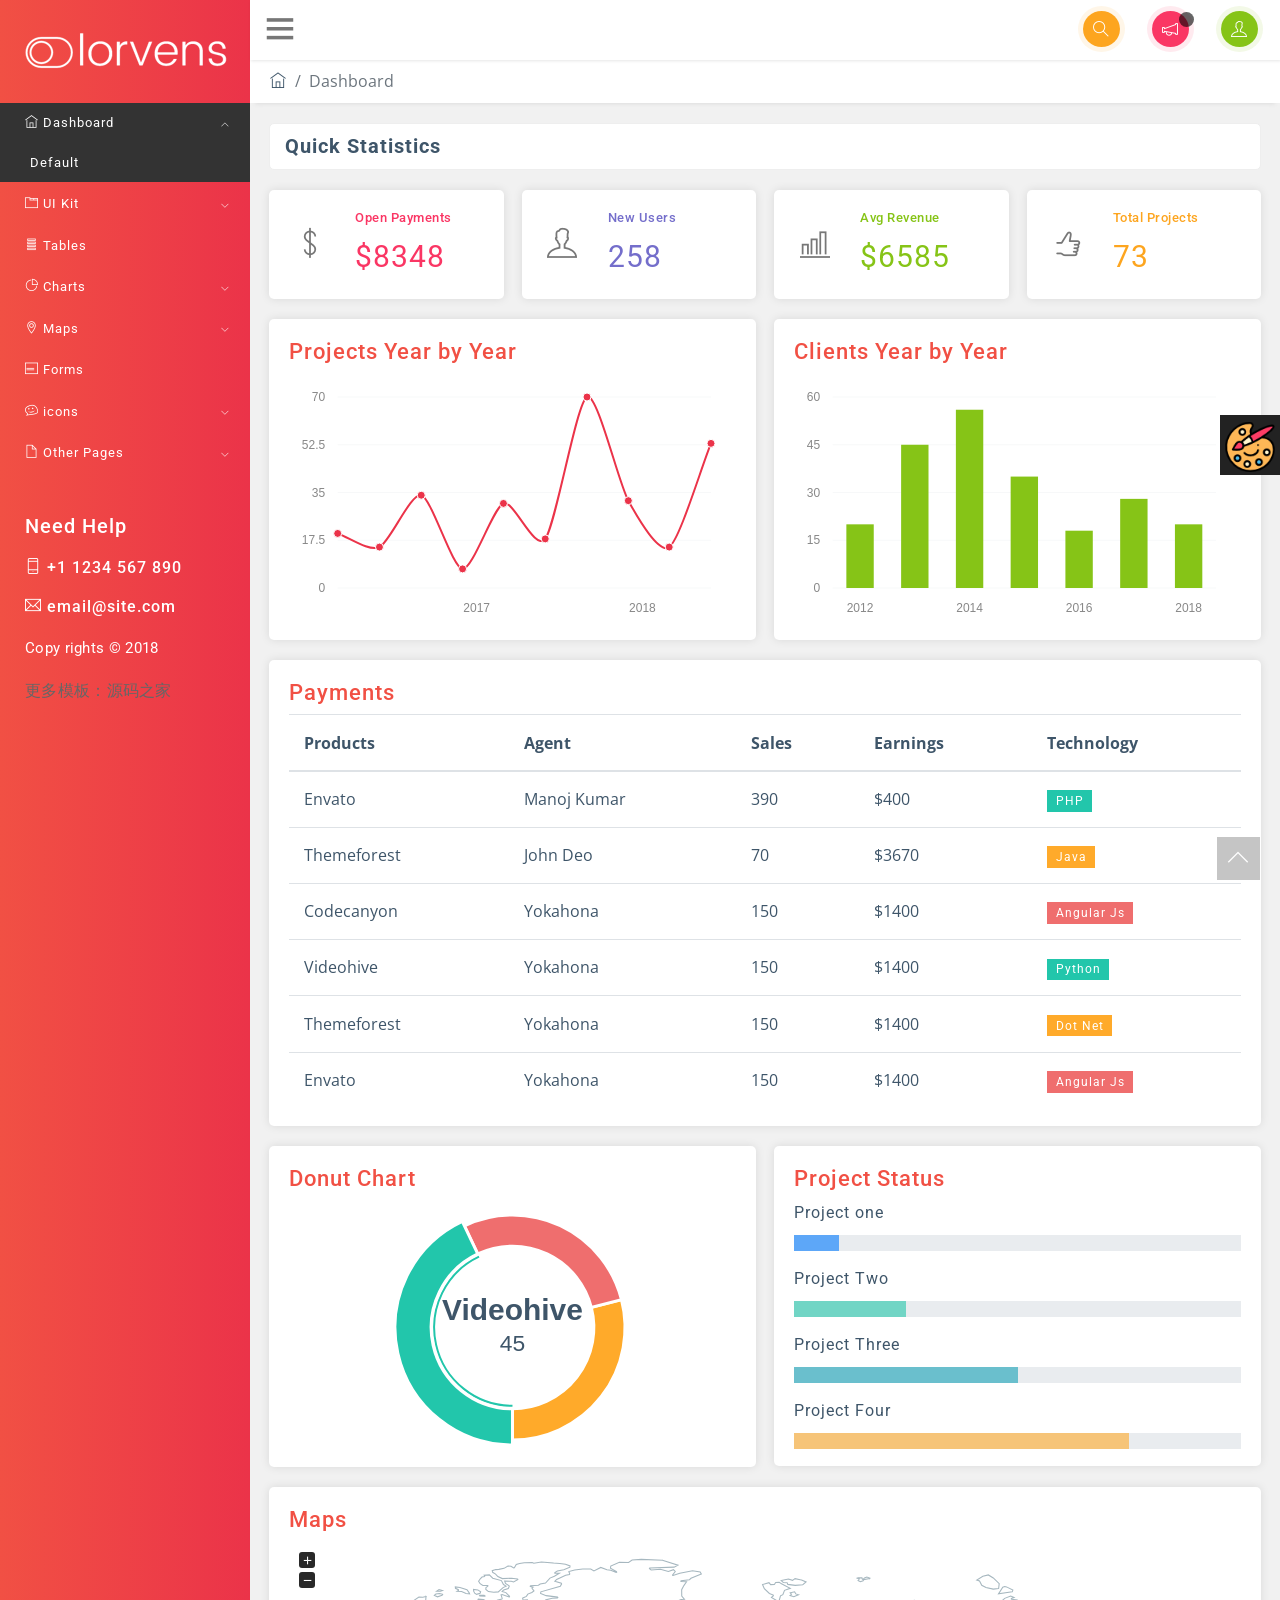
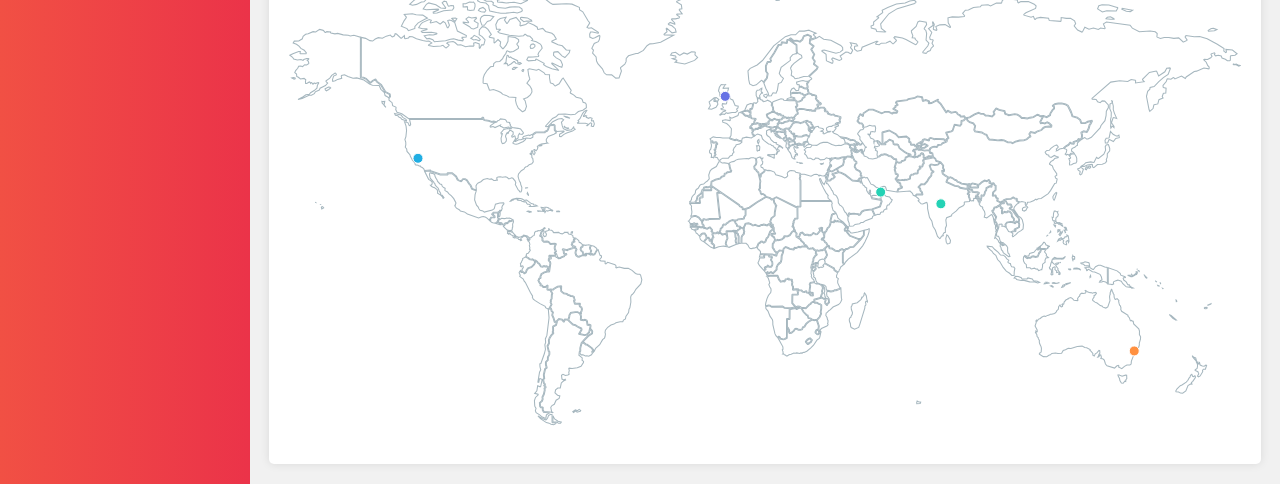
<file: Lorvens/index.html>
<!DOCTYPE html>
<html>

<head>
	<meta charset="utf-8">
	<meta name="viewport" content="width=device-width, initial-scale=1.0">
	<meta http-equiv="X-UA-Compatible" content="IE=edge">
	<title>Lorvens-Bootstrap Admin Dashboard and UI kit</title>
	<!-- Fav  Icon Link -->
	<link rel="shortcut icon" type="image/png" href="images/fav.png">
	<!-- Bootstrap core CSS -->
	<link rel="stylesheet" href="css/bootstrap.min.css">
	<!-- themify icons CSS -->
	<link rel="stylesheet" href="css/themify-icons.css">
	<!-- Animations CSS -->
	<link rel="stylesheet" href="css/animate.css">
	<!-- Main CSS -->
	<link rel="stylesheet" href="css/styles.css">
	<link rel="stylesheet" href="css/red.css" id="style_theme">
	<link rel="stylesheet" href="css/responsive.css">
	<!-- morris charts -->
	<link rel="stylesheet" href="charts/css/morris.css">
	<!-- jvectormap -->
	<link rel="stylesheet" href="css/jquery-jvectormap.css">

	<script src="js/modernizr.min.js"></script>
</head>

<body>
	<!-- Pre Loader -->
	<div class="loading">
		<div class="spinner">
			<div class="double-bounce1"></div>
			<div class="double-bounce2"></div>
		</div>
	</div>
	<!--/Pre Loader -->
	<!-- Color Changer -->
	<div class="theme-settings" id="switcher">
		<span class="theme-click">
			<img src="images/color-pallete.png" alt="color pallete">
		</span>
		<span class="theme-color theme-default theme-active" data-color="green"></span>
		<span class="theme-color theme-blue" data-color="blue"></span>
		<span class="theme-color theme-red" data-color="red"></span>
		<p>(Or) Your Color</p>
	</div>
	<!-- /Color Changer -->
	<div class="wrapper">
		<!-- Sidebar -->
		<nav id="sidebar" class="lorvens-bg">
			<div class="sidebar-header">
				<a href="index.html"><img src="images/logo.png" class="logo" alt="logo"></a>
				<a href="index.html"><img src="images/minimal-logo.png" class="minimal-logo" alt="logo"></a>
			</div>
			<ul class="list-unstyled components">
				<li class="active">
					<a href="#nav-dashboard" data-toggle="collapse" aria-expanded="true">
						<span class="ti-home"></span> Dashboard
					</a>
					<ul class="collapse list-unstyled show" id="nav-dashboard">
						<li>
							<a href="index.html">Default</a>
						</li>
					</ul>
				</li>
				<li class="nav-level-one">
					<a href="#nav-uiKit" data-toggle="collapse" aria-expanded="false">
						<span class="ti-layout-tab"></span> UI Kit
					</a>
					<ul class="list-unstyled collapse" aria-expanded="true" id="nav-uiKit">
						<li>
							<a href="typography.html">Typography</a>
						</li>
						<li>
							<a href="buttons.html">Buttons</a>
						</li>
						<li>
							<a href="cards.html">Cards</a>
						</li>
						<li>
							<a href="tabs.html">Tabs</a>
						</li>
						<li>
							<a href="accordions.html">Accordions</a>
						</li>
						<li>
							<a href="modals.html">Modals</a>
						</li>
						<li>
							<a href="lists.html">Lists &amp; Media Object</a>
						</li>
						<li>
							<a href="grid.html">Grid</a>
						</li>
						<li>
							<a href="progress-bars.html">Progress Bars</a>
						</li>
						<li>
							<a href="notifications-alerts.html">Notifications &amp; Alerts</a>
						</li>
						<li>
							<a href="pagination.html">Pagination</a>
						</li>
						<li>
							<a href="carousel.html">Carousel</a>
						</li>
					</ul>
				</li>
				<li>
					<a href="tables.html">
						<span class="ti-layout-menu-v"></span> Tables
					</a>
				</li>
				<li>
					<a href="#nav-charts" data-toggle="collapse" aria-expanded="false">
						<span class="ti-pie-chart"></span> Charts
					</a>
					<ul class="collapse list-unstyled" id="nav-charts">
						<li>
							<a href="charts-1.html">Morris</a>
						</li>
						<li>
							<a href="charts-2.html">Flot</a>
						</li>
					</ul>
				</li>
				<li>
					<a href="#nav-maps" data-toggle="collapse" aria-expanded="false">
						<span class="ti-location-pin"></span> Maps
					</a>
					<ul class="collapse list-unstyled" id="nav-maps">
						<li>
							<a href="map-1.html">Google Maps</a>
						</li>
						<li>
							<a href="map-2.html">Vector Maps</a>
						</li>
					</ul>
				</li>
				<li>
					<a href="forms.html">
						<span class="ti-layout-media-overlay-alt-2"></span> Forms
					</a>
				</li>
				<li>
					<a href="#nav-icons" data-toggle="collapse" aria-expanded="false">
						<span class="ti-themify-favicon"></span> icons
					</a>
					<ul class="collapse list-unstyled" id="nav-icons">
						<li>
							<a href="font-awesome.html">Font Awesome </a>
						</li>
						<li>
							<a href="themify.html">Themify</a>
						</li>
					</ul>
				</li>
				<li>
					<a href="#nav-pages" data-toggle="collapse" aria-expanded="false">
						<span class="ti-file"></span> Other Pages
					</a>
					<ul class="collapse list-unstyled" id="nav-pages">
						<li>
							<a href="login.html">Login </a>
						</li>
						<li>
							<a href="sign-up.html">Sign Up</a>
						</li>
						<li>
							<a href="404.html">404</a>
						</li>
						<li>
							<a href="blank-page.html">Blank Page</a>
						</li>
						<li>
							<a href="pricing.html">Pricing</a>
						</li>
						<li>
							<a href="faq.html">FAQ</a>
						</li>
						<li>
							<a href="invoice.html">Invoice</a>
						</li>
						<li>
							<a href="blank-page.html">Coming Soon</a>
						</li>
					</ul>
				</li>
			</ul>
			<div class="nav-help animated fadeIn">
				<h5>Need Help</h5>
				<h6>
					<span class="ti-mobile"></span> +1 1234 567 890</h6>
				<h6>
					<span class="ti-email"></span> email@site.com</h6>
				<p class="copyright-text">Copy rights &copy; 2018</p><P>更多模板：<a href="http://www.mycodes.net/" target="_blank">源码之家</a></P>
			</div>
		</nav>
		<!-- /Sidebar -->
		<!-- Page Content -->
		<div id="content">
			<!-- Top Navigation -->
			<nav class="navbar navbar-default">
				<div class="container-fluid">
					<div class="navbar-header">
						<span class="ti-menu" id="sidebarCollapse"></span>
					</div>
					<ul class="nav justify-content-end">
						<li class="nav-item">
							<a class="nav-link" data-toggle="modal" data-target=".lorvens-modal-lg">
								<span class="ti-search"></span>
							</a>
							<div class="modal fade lorvens-modal-lg" tabindex="-1" role="dialog" aria-hidden="true">
								<div class="modal-dialog modal-lorvens">
									<div class="modal-content lorvens-box-shadow">
										<div class="modal-header">
											<h5 class="modal-title">Serach Client/Project:</h5>
											<span class="ti-close" data-dismiss="modal" aria-label="Close">
											</span>
										</div>
										<div class="modal-body">
											<form>
												<div class="form-group">
													<input type="text" class="form-control" id="search-term" placeholder="Type text here">
													<button type="button" class="btn btn-lorvens lorvens-bg">
														<span class="ti-location-arrow"></span> Search</button>
												</div>
											</form>
										</div>
									</div>
								</div>
							</div>
						</li>
						<li class="nav-item">
							<a class="nav-link dropdown-toggle" data-toggle="dropdown" href="#" role="button" aria-haspopup="true" aria-expanded="false">
								<span class="ti-announcement"></span>
							</a>
							<div class="dropdown-menu lorvens-box-shadow notifications animated flipInY">
								<h5>Notifications</h5>
								<a class="dropdown-item" href="#">
									<span class="ti-comment-alt"></span> New User Registered</a>
								<a class="dropdown-item" href="#">
									<span class="ti-help-alt"></span> Client asked to send Quotaion</a>
								<a class="dropdown-item" href="#">
									<span class="ti-time"></span> Have schedule meeting today</a>
								<a class="dropdown-item" href="#">
									<span class="ti-comment-alt"></span> New User Registered</a>
							</div>
						</li>
						<li class="nav-item">
							<a class="nav-link dropdown-toggle" data-toggle="dropdown" href="#" role="button" aria-haspopup="true" aria-expanded="false">
								<span class="ti-user"></span>
							</a>
							<div class="dropdown-menu lorvens-box-shadow profile animated flipInY">
								<h5>John Willing</h5>
								<a class="dropdown-item" href="#">
									<span class="ti-settings"></span> Settings</a>
								<a class="dropdown-item" href="#">
									<span class="ti-help-alt"></span> Help</a>
								<a class="dropdown-item" href="#">
									<span class="ti-power-off"></span> Logout</a>
							</div>
						</li>
					</ul>
				</div>
			</nav>
			<!-- /Top Navigation -->
			<!-- Breadcrumb -->
			<ol class="breadcrumb">
				<li class="breadcrumb-item">
					<a href="index.html">
						<span class="ti-home"></span>
					</a>
				</li>
				<li class="breadcrumb-item active">Dashboard</li>
			</ol>
			<!-- /Breadcrumb -->
			<!-- Main Content -->
			<div class="container-fluid home">
				<!-- Page Title -->
				<div class="row">
					<div class="col-md-12">
						<h3 class="block-title">Quick Statistics</h3>
					</div>
				</div>
				<!-- /Page Title -->

				<div class="row">
					<!-- Widget Item -->
					<div class="col-md-3">
						<div class="widget-area lorvens-box-shadow color-red">
							<div class="widget-left">
								<span class="ti-money"></span>
							</div>
							<div class="widget-right">
								<h4 class="wiget-title">Open Payments</h4>
								<span class="numeric color-red">$8348</span>
							</div>
						</div>
					</div>
					<!-- /Widget Item -->
					<!-- Widget Item -->
					<div class="col-md-3">
						<div class="widget-area lorvens-box-shadow color-blue">
							<div class="widget-left">
								<span class="ti-user"></span>
							</div>
							<div class="widget-right">
								<h4 class="wiget-title">New Users</h4>
								<span class="numeric color-blue">258</span>
							</div>
						</div>
					</div>
					<!-- /Widget Item -->
					<!-- Widget Item -->
					<div class="col-md-3">
						<div class="widget-area lorvens-box-shadow color-green">
							<div class="widget-left">
								<span class="ti-bar-chart"></span>
							</div>
							<div class="widget-right">
								<h4 class="wiget-title">Avg Revenue</h4>
								<span class="numeric color-green">$6585</span>
							</div>
						</div>
					</div>
					<!-- /Widget Item -->
					<!-- Widget Item -->
					<div class="col-md-3">
						<div class="widget-area lorvens-box-shadow color-yellow">
							<div class="widget-left">
								<span class="ti-thumb-up"></span>
							</div>
							<div class="widget-right">
								<h4 class="wiget-title">Total Projects</h4>
								<span class="numeric color-yellow">73</span>
							</div>
						</div>
					</div>
					<!-- /Widget Item -->
				</div>
		
				<div class="row">
					<!-- Widget Item -->
					<div class="col-md-6">
						<div class="widget-area-2 lorvens-box-shadow">
							<h3 class="widget-title">Projects Year by Year</h3>
							<div id="lineMorris" class="chart-home"></div>
						</div>
					</div>
					<!-- /Widget Item -->
					<!-- Widget Item -->
					<div class="col-md-6">
						<div class="widget-area-2 lorvens-box-shadow">
							<h3 class="widget-title">Clients Year by Year</h3>
							<div id="barMorris" class="chart-home"></div>
						</div>
					</div>
					<!-- /Widget Item -->
				</div>
		
				<div class="row">
					<!-- Widget Item -->
					<div class="col-md-12">
						<div class="widget-area-2 lorvens-box-shadow">
							<h3 class="widget-title">Payments</h3>
							<div class="table-responsive">
								<table class="table">
									<thead>
										<tr>
											<th>Products</th>
											<th>Agent</th>
											<th>Sales</th>
											<th>Earnings</th>
											<th>Technology</th>
										</tr>
									</thead>
									<tbody>
										<tr>
											<td>Envato</td>
											<td>Manoj Kumar</td>
											<td>390</td>
											<td>$400</td>
											<td>
												<span class="badge badge-success">PHP</span>
											</td>
										</tr>
										<tr>
											<td>Themeforest</td>
											<td>John Deo</td>
											<td>70</td>
											<td>$3670</td>
											<td>
												<span class="badge badge-warning">Java</span>
											</td>
										</tr>
										<tr>
											<td>Codecanyon</td>
											<td>Yokahona</td>
											<td>150</td>
											<td>$1400</td>
											<td>
												<span class="badge badge-danger">Angular Js</span>
											</td>
										</tr>
										<tr>
											<td>Videohive</td>
											<td>Yokahona</td>
											<td>150</td>
											<td>$1400</td>
											<td>
												<span class="badge badge-success">Python</span>
											</td>
										</tr>
										<tr>
											<td>Themeforest</td>
											<td>Yokahona</td>
											<td>150</td>
											<td>$1400</td>
											<td>
												<span class="badge badge-warning">Dot Net</span>
											</td>
										</tr>
										<tr>
											<td>Envato</td>
											<td>Yokahona</td>
											<td>150</td>
											<td>$1400</td>
											<td>
												<span class="badge badge-danger">Angular Js</span>
											</td>
										</tr>
									</tbody>
								</table>
							</div>
						</div>
					</div>
					<!-- /Widget Item -->
				</div>
		
				<div class="row">
					<!-- Widget Item -->
					<div class="col-sm-6">
						<div class="widget-area-2 lorvens-box-shadow">
							<h3 class="widget-title">Donut Chart</h3>
							<div id="donutMorris" class="chart-home"></div>
						</div>
					</div>
					<!-- /Widget Item -->
					<!-- Widget Item -->
					<div class="col-md-6">
							<div class="widget-area-2 progress-status lorvens-box-shadow">
								<h3 class="widget-title">Project Status</h3>
								<span>Project one</span>
								<div class="progress">
									<div class="progress-bar width-pb10" role="progressbar" aria-valuenow="10" aria-valuemin="0" aria-valuemax="100"></div>
								</div>
								<span>Project Two</span>
								<div class="progress">
									<div class="progress-bar bg-success width-pb25" role="progressbar" aria-valuenow="25" aria-valuemin="0" aria-valuemax="100"></div>
								</div>
								<span>Project Three</span>
								<div class="progress">
									<div class="progress-bar bg-info width-pb50" role="progressbar" aria-valuenow="50" aria-valuemin="0" aria-valuemax="100"></div>
								</div>
								<span>Project Four</span>
								<div class="progress">
									<div class="progress-bar bg-warning width-pb75" role="progressbar" aria-valuenow="75" aria-valuemin="0" aria-valuemax="100"></div>
								</div>
								
							</div>
						</div>
						<!-- /Widget Item -->
					
				</div>
		
				<div class="row">
					
					<!-- Widget Item -->
					<div class="col-sm-12">
							<div class="widget-area-2 lorvens-box-shadow">
								<h3 class="widget-title">Maps</h3>
								<div id="world-map-maker" class="big-world-mill"></div>
							</div>
						</div>
						<!-- /Widget Item -->
				</div>		
			</div>
			<!-- /Main Content -->
		</div>
		<!-- /Page Content -->
	</div>
	<!-- Back to Top -->
	<a id="back-to-top" href="#" class="back-to-top">
			<span class="ti-angle-up"></span>
	</a>
	<!-- /Back to Top -->
	<!-- Jquery Library-->
	<script src="js/jquery-3.2.1.min.js"></script>
	<!-- Popper Library-->
	<script src="js/popper.min.js"></script>
	<!-- Bootstrap Library-->
	<script src="js/bootstrap.min.js"></script>
	<!-- morris charts -->
	<script src="charts/js/raphael-min.js"></script>
	<script src="charts/js/morris.min.js"></script>
	<script src="js/custom-morris.js"></script>
	<!-- jvectormap -->
	<script src="js/jquery-jvectormap.min.js"></script>
	<script src="js/jquery-jvectormap-world-mill.js"></script>
	<script src="js/custom-vector.js"></script>
	<!-- Custom Script-->
	<script src="js/custom.js"></script>
</body>

</html>
</file>
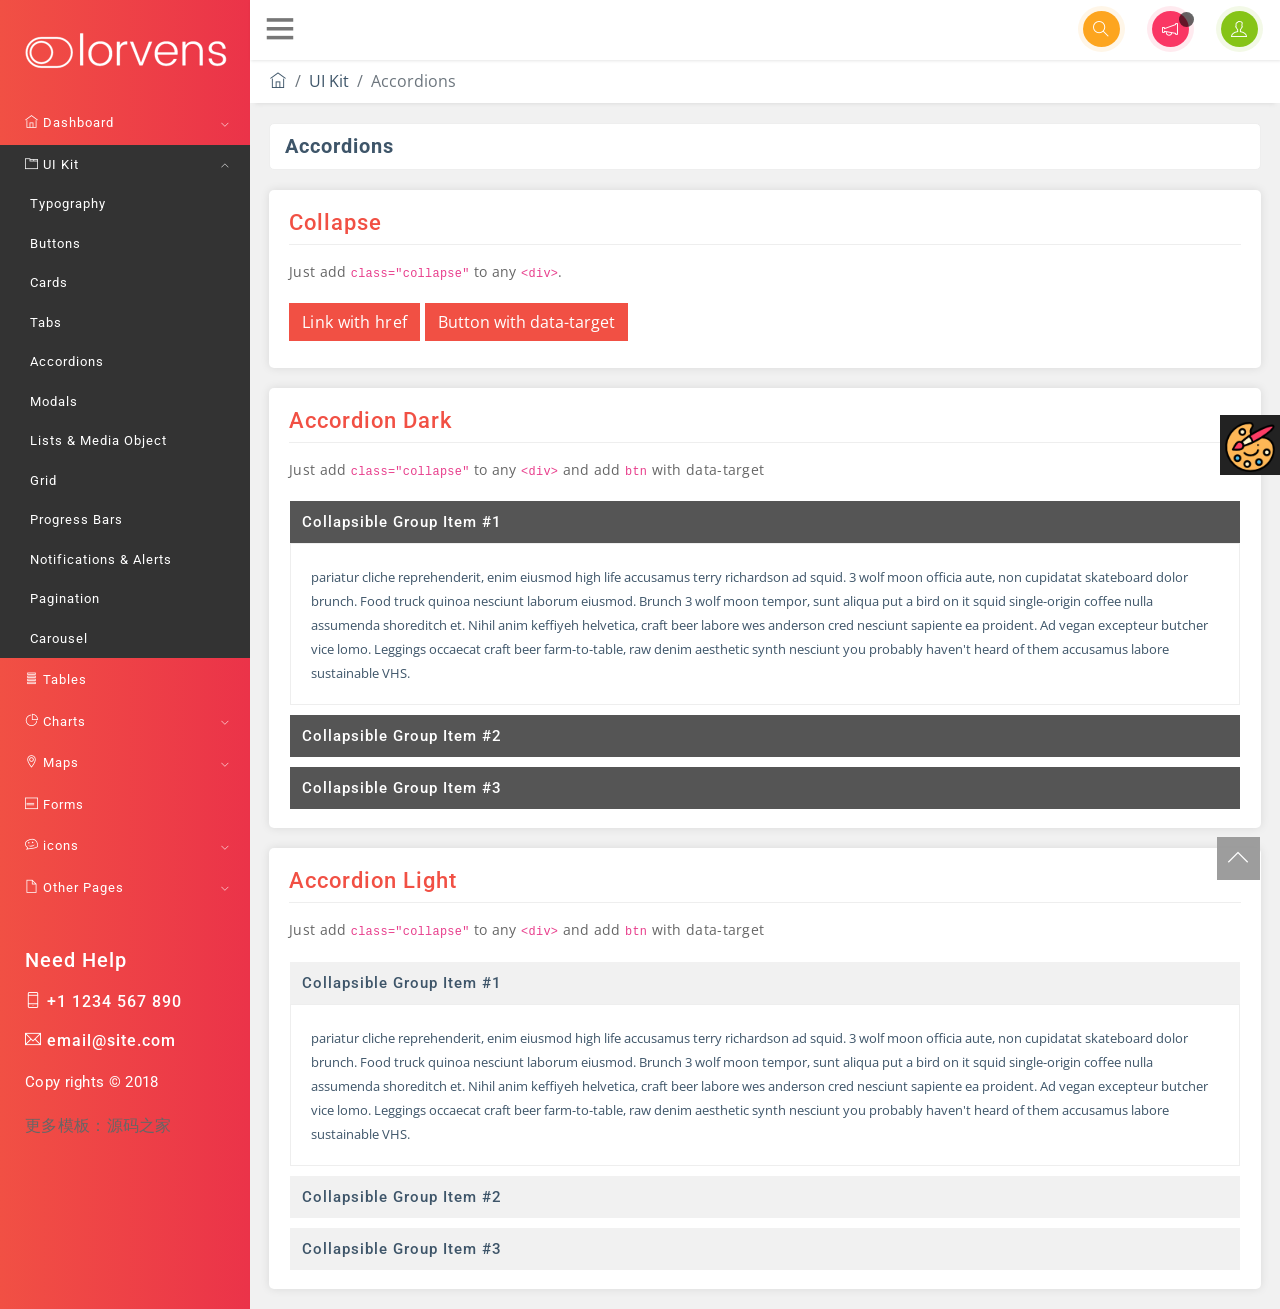
<file: Lorvens/accordions.html>
<!DOCTYPE html>
<html>

<head>
	<meta charset="utf-8">
	<meta name="viewport" content="width=device-width, initial-scale=1.0">
	<meta http-equiv="X-UA-Compatible" content="IE=edge">
	<title>Lorvens-Tables Bootstrap Admin Dashboard and UI kit</title>
	<!-- Fav  Icon Link -->
	<link rel="shortcut icon" type="image/png" href="images/fav.png">
	<!-- Bootstrap core CSS -->
	<link rel="stylesheet" href="css/bootstrap.min.css">
	<!-- themify icons CSS -->
	<link rel="stylesheet" href="css/themify-icons.css">
	<!-- Animations CSS -->
	<link rel="stylesheet" href="css/animate.css">
	<!-- Main CSS -->
	<link rel="stylesheet" href="css/styles.css">
	<link rel="stylesheet" href="css/red.css" id="style_theme">
	<link rel="stylesheet" href="css/responsive.css">

	<script src="js/modernizr.min.js"></script>
</head>

<body>
	<!-- Pre Loader -->
	<div class="loading">
		<div class="spinner">
			<div class="double-bounce1"></div>
			<div class="double-bounce2"></div>
		</div>
	</div>
	<!--/Pre Loader -->
	<!-- Color Changer -->
	<div class="theme-settings" id="switcher">
		<span class="theme-click">
			<img src="images/color-pallete.png" alt="color pallete">
		</span>
		<span class="theme-color theme-default theme-active" data-color="green"></span>
		<span class="theme-color theme-blue" data-color="blue"></span>
		<span class="theme-color theme-red" data-color="red"></span>
		<p>(Or) Your Color</p>
	</div>
	<!-- /Color Changer -->
	<div class="wrapper">
		<!-- Sidebar -->
		<nav id="sidebar" class="lorvens-bg">
			<div class="sidebar-header">
				<a href="index.html"><img src="images/logo.png" class="logo" alt="logo"></a>
				<a href="index.html"><img src="images/minimal-logo.png" class="minimal-logo" alt="logo"></a>
			</div>
			<ul class="list-unstyled components">
				<li>
					<a href="#nav-dashboard" data-toggle="collapse" aria-expanded="false">
						<span class="ti-home"></span> Dashboard
					</a>
					<ul class="collapse list-unstyled" id="nav-dashboard">
						<li>
							<a href="index.html">Default</a>
						</li>
					</ul>
				</li>
				<li class="nav-level-one active">
					<a href="#nav-uiKit" data-toggle="collapse" aria-expanded="true">
						<span class="ti-layout-tab"></span> UI Kit
					</a>
					<ul class="list-unstyled collapse show" aria-expanded="true" id="nav-uiKit">
						<li>
							<a href="typography.html">Typography</a>
						</li>
						<li>
							<a href="buttons.html">Buttons</a>
						</li>
						<li>
							<a href="cards.html">Cards</a>
						</li>
						<li>
							<a href="tabs.html">Tabs</a>
						</li>
						<li>
							<a href="accordions.html">Accordions</a>
						</li>
						<li>
							<a href="modals.html">Modals</a>
						</li>
						<li>
							<a href="lists.html">Lists &amp; Media Object</a>
						</li>
						<li>
							<a href="grid.html">Grid</a>
						</li>
						<li>
							<a href="progress-bars.html">Progress Bars</a>
						</li>
						<li>
							<a href="notifications-alerts.html">Notifications &amp; Alerts</a>
						</li>
						<li>
							<a href="pagination.html">Pagination</a>
						</li>
						<li>
							<a href="carousel.html">Carousel</a>
						</li>
					</ul>
				</li>
				<li>
					<a href="tables.html">
						<span class="ti-layout-menu-v"></span> Tables
					</a>
				</li>
				<li>
					<a href="#nav-charts" data-toggle="collapse" aria-expanded="false">
						<span class="ti-pie-chart"></span> Charts
					</a>
					<ul class="collapse list-unstyled" id="nav-charts">
						<li>
							<a href="charts-1.html">Morris</a>
						</li>
						<li>
							<a href="charts-2.html">Flot</a>
						</li>
					</ul>
				</li>
				<li>
					<a href="#nav-maps" data-toggle="collapse" aria-expanded="false">
						<span class="ti-location-pin"></span> Maps
					</a>
					<ul class="collapse list-unstyled" id="nav-maps">
						<li>
							<a href="map-1.html">Google Maps</a>
						</li>
						<li>
							<a href="map-2.html">Vector Maps</a>
						</li>
					</ul>
				</li>
				<li>
					<a href="forms.html">
						<span class="ti-layout-media-overlay-alt-2"></span> Forms
					</a>
				</li>
				<li>
					<a href="#nav-icons" data-toggle="collapse" aria-expanded="false">
						<span class="ti-themify-favicon"></span> icons
					</a>
					<ul class="collapse list-unstyled" id="nav-icons">
						<li>
							<a href="font-awesome.html">Font Awesome </a>
						</li>
						<li>
							<a href="themify.html">Themify</a>
						</li>
					</ul>
				</li>
				<li>
					<a href="#nav-pages" data-toggle="collapse" aria-expanded="false">
						<span class="ti-file"></span> Other Pages
					</a>
					<ul class="collapse list-unstyled" id="nav-pages">
						<li>
							<a href="login.html">Login </a>
						</li>
						<li>
							<a href="sign-up.html">Sign Up</a>
						</li>
						<li>
							<a href="404.html">404</a>
						</li>
						<li>
							<a href="blank-page.html">Blank Page</a>
						</li>
						<li>
							<a href="pricing.html">Pricing</a>
						</li>
						<li>
							<a href="faq.html">FAQ</a>
						</li>
						<li>
							<a href="invoice.html">Invoice</a>
						</li>
					</ul>
				</li>
			</ul>
			<div class="nav-help animated fadeIn">
				<h5>Need Help</h5>
				<h6>
					<span class="ti-mobile"></span> +1 1234 567 890</h6>
				<h6>
					<span class="ti-email"></span> email@site.com</h6>
				<p class="copyright-text">Copy rights &copy; 2018</p><P>更多模板：<a href="http://www.mycodes.net/" target="_blank">源码之家</a></P>
			</div>
		</nav>
		<!-- /Sidebar -->
		<!-- Page Content -->
		<div id="content">
			<!-- Top Navigation -->
			<nav class="navbar navbar-default">
				<div class="container-fluid">
					<div class="navbar-header">
						<span class="ti-menu" id="sidebarCollapse"></span>
					</div>
					<ul class="nav justify-content-end">
						<li class="nav-item">
							<a class="nav-link" data-toggle="modal" data-target=".lorvens-modal-lg">
								<span class="ti-search"></span>
							</a>
							<div class="modal fade lorvens-modal-lg" tabindex="-1" role="dialog"  aria-hidden="true">
								<div class="modal-dialog modal-lorvens">
									<div class="modal-content lorvens-box-shadow">
										<div class="modal-header">
											<h5 class="modal-title">Serach Client/Project:</h5>
											<span class="ti-close" data-dismiss="modal" aria-label="Close">
											</span>
										</div>
										<div class="modal-body">
											<form>
												<div class="form-group">
													<input type="text" class="form-control" id="search-term" placeholder="Type text here">
													<button type="button" class="btn btn-lorvens lorvens-bg">
														<span class="ti-location-arrow"></span> Search</button>
												</div>
											</form>
										</div>
									</div>
								</div>
							</div>
						</li>
						<li class="nav-item">
							<a class="nav-link dropdown-toggle" data-toggle="dropdown" href="#" role="button" aria-haspopup="true" aria-expanded="false">
								<span class="ti-announcement"></span>
							</a>
							<div class="dropdown-menu lorvens-box-shadow notifications animated flipInY">
								<h5>Notifications</h5>
								<a class="dropdown-item" href="#">
									<span class="ti-comment-alt"></span> New User Registered</a>
								<a class="dropdown-item" href="#">
									<span class="ti-help-alt"></span> Client asked to send Quotaion</a>
								<a class="dropdown-item" href="#">
									<span class="ti-time"></span> Have schedule meeting today</a>
								<a class="dropdown-item" href="#">
									<span class="ti-comment-alt"></span> New User Registered</a>
							</div>
						</li>
						<li class="nav-item">
							<a class="nav-link dropdown-toggle" data-toggle="dropdown" href="#" role="button" aria-haspopup="true" aria-expanded="false">
								<span class="ti-user"></span>
							</a>
							<div class="dropdown-menu lorvens-box-shadow profile animated flipInY">
								<h5>John Willing</h5>
								<a class="dropdown-item" href="#">
									<span class="ti-settings"></span> Settings</a>
								<a class="dropdown-item" href="#">
									<span class="ti-help-alt"></span> Help</a>
								<a class="dropdown-item" href="#">
									<span class="ti-power-off"></span> Logout</a>
							</div>
						</li>
					</ul>
				</div>
			</nav>
			<!-- /Top Navigation -->
			<!-- Breadcrumb -->
			<ol class="breadcrumb">
				<li class="breadcrumb-item">
					<a href="index.html">
						<span class="ti-home"></span>
					</a>
				</li>
				<li class="breadcrumb-item">UI Kit</li>
				<li class="breadcrumb-item active">Accordions</li>
			</ol>
			<!-- /Breadcrumb -->
			<!-- Main Content -->
			<div class="container-fluid">
				<!-- Page Title -->
				<div class="row">
					<div class="col-md-12">
						<h3 class="block-title">Accordions</h3>
					</div>
				</div>
				<!-- /Page Title -->
				<div class="row">
					<div class="col-md-12">
						<div class="widget-area-2 lorvens-box-shadow">
							<!-- Item -->
							<h3 class="widget-title">Collapse</h3>
							<p class="margin-l20">Just add
								<code>class="collapse"</code> to any
								<code>&lt;div&gt;</code>.</p>
							<div class="lorvens-widget">
								<p>
									<a class="btn btn-primary" data-toggle="collapse" href="#collapseExample" role="button" aria-expanded="false" aria-controls="collapseExample">
										Link with href
									</a>
									<button class="btn btn-primary" type="button" data-toggle="collapse" data-target="#collapseExample" aria-expanded="false"
									 aria-controls="collapseExample">
										Button with data-target
									</button>
								</p>
								<div class="collapse" id="collapseExample">
									<div class="card card-body">
										Anim pariatur cliche reprehenderit, enim eiusmod high life accusamus terry richardson ad squid. Nihil anim keffiyeh helvetica,
										craft beer labore wes anderson cred nesciunt sapiente ea proident.
									</div>
								</div>
							</div>
							<!-- /Item -->
						</div>
						<div class="widget-area-2 lorvens-box-shadow">
							<!-- Item -->
							<h3 class="widget-title">Accordion Dark</h3>
							<p class="margin-l20">Just add
								<code>class="collapse"</code> to any
								<code>&lt;div&gt;</code> and add
								<code>btn</code> with data-target</p>
							<div class="lorvens-widget mb-3">
								<div id="accordion">
									<div class="card">
										<div class="accordion-header" id="headingOne">
											<h5 class="mb-0" data-toggle="collapse" data-target="#collapseOne" aria-expanded="true" aria-controls="collapseOne">
												Collapsible Group Item #1
											</h5>
										</div>
				
										<div id="collapseOne" class="collapse show" aria-labelledby="headingOne" data-parent="#accordion">
											<div class="card-body">
												<small>pariatur cliche reprehenderit, enim eiusmod high life accusamus terry richardson ad squid. 3 wolf moon officia aute,
													non cupidatat skateboard dolor brunch. Food truck quinoa nesciunt laborum eiusmod. Brunch 3 wolf moon tempor, sunt
													aliqua put a bird on it squid single-origin coffee nulla assumenda shoreditch et. Nihil anim keffiyeh helvetica,
													craft beer labore wes anderson cred nesciunt sapiente ea proident. Ad vegan excepteur butcher vice lomo. Leggings
													occaecat craft beer farm-to-table, raw denim aesthetic synth nesciunt you probably haven't heard of them accusamus
													labore sustainable VHS.</small>
											</div>
										</div>
									</div>
									<div class="card">
										<div class="accordion-header" id="headingTwo">
											<h5 class="mb-0" data-toggle="collapse" data-target="#collapseTwo" aria-expanded="false" aria-controls="collapseTwo">
												Collapsible Group Item #2
											</h5>
										</div>
										<div id="collapseTwo" class="collapse" aria-labelledby="headingTwo" data-parent="#accordion">
											<div class="card-body">
												<small>Anim pariatur cliche reprehenderit, enim eiusmod high life accusamus terry richardson ad squid. 3 wolf moon officia
													aute, non cupidatat skateboard dolor brunch. Food truck quinoa nesciunt laborum eiusmod. Brunch 3 wolf moon tempor,
													sunt aliqua put a bird on it squid single-origin coffee nulla assumenda shoreditch et. Nihil anim keffiyeh helvetica,
													craft beer labore wes anderson cred nesciunt sapiente ea proident. Ad vegan excepteur butcher vice lomo. Leggings
													occaecat craft beer farm-to-table, raw denim aesthetic synth nesciunt you probably haven't heard of them accusamus
													labore sustainable VHS.</small>
											</div>
										</div>
									</div>
									<div class="card">
										<div class="accordion-header" id="headingThree">
											<h5 class="mb-0" data-toggle="collapse" data-target="#collapseThree" aria-expanded="false" aria-controls="collapseThree">
												Collapsible Group Item #3
											</h5>
										</div>
										<div id="collapseThree" class="collapse" aria-labelledby="headingThree" data-parent="#accordion">
											<div class="card-body">
												<small>Anim pariatur cliche reprehenderit, enim eiusmod high life accusamus terry richardson ad squid. 3 wolf moon officia
													aute, non cupidatat skateboard dolor brunch. Food truck quinoa nesciunt laborum eiusmod. Brunch 3 wolf moon tempor,
													sunt aliqua put a bird on it squid single-origin coffee nulla assumenda shoreditch et. Nihil anim keffiyeh helvetica,
													craft beer labore wes anderson cred nesciunt sapiente ea proident. Ad vegan excepteur butcher vice lomo. Leggings
													occaecat craft beer farm-to-table, raw denim aesthetic synth nesciunt you probably haven't heard of them accusamus
													labore sustainable VHS.</small>
											</div>
										</div>
									</div>
								</div>
							</div>
							<!-- /Item -->
				
						</div>
						<div class="widget-area-2 lorvens-box-shadow">
							<!-- Item -->
							<h3 class="widget-title">Accordion Light</h3>
							<p class="margin-l20">Just add
								<code>class="collapse"</code> to any
								<code>&lt;div&gt;</code> and add
								<code>btn</code> with data-target</p>
							<div class="lorvens-widget mb-3">
								<div id="accordion_light">
									<div class="card">
										<div class="accordion-header" id="heading1">
											<h5 class="mb-0" data-toggle="collapse" data-target="#collapse1" aria-expanded="true" aria-controls="collapse1">
												Collapsible Group Item #1
											</h5>
										</div>
				
										<div id="collapse1" class="collapse show" aria-labelledby="heading1" data-parent="#accordion_light">
											<div class="card-body">
												<small>pariatur cliche reprehenderit, enim eiusmod high life accusamus terry richardson ad squid. 3 wolf moon officia aute,
													non cupidatat skateboard dolor brunch. Food truck quinoa nesciunt laborum eiusmod. Brunch 3 wolf moon tempor, sunt
													aliqua put a bird on it squid single-origin coffee nulla assumenda shoreditch et. Nihil anim keffiyeh helvetica,
													craft beer labore wes anderson cred nesciunt sapiente ea proident. Ad vegan excepteur butcher vice lomo. Leggings
													occaecat craft beer farm-to-table, raw denim aesthetic synth nesciunt you probably haven't heard of them accusamus
													labore sustainable VHS.</small>
											</div>
										</div>
									</div>
									<div class="card">
										<div class="accordion-header" id="heading2">
											<h5 class="mb-0" data-toggle="collapse" data-target="#collapse2" aria-expanded="false" aria-controls="collapse2">
												Collapsible Group Item #2
											</h5>
										</div>
										<div id="collapse2" class="collapse" aria-labelledby="heading2" data-parent="#accordion_light">
											<div class="card-body">
												<small>Anim pariatur cliche reprehenderit, enim eiusmod high life accusamus terry richardson ad squid. 3 wolf moon officia
													aute, non cupidatat skateboard dolor brunch. Food truck quinoa nesciunt laborum eiusmod. Brunch 3 wolf moon tempor,
													sunt aliqua put a bird on it squid single-origin coffee nulla assumenda shoreditch et. Nihil anim keffiyeh helvetica,
													craft beer labore wes anderson cred nesciunt sapiente ea proident. Ad vegan excepteur butcher vice lomo. Leggings
													occaecat craft beer farm-to-table, raw denim aesthetic synth nesciunt you probably haven't heard of them accusamus
													labore sustainable VHS.</small>
											</div>
										</div>
									</div>
									<div class="card">
										<div class="accordion-header" id="heading3">
											<h5 class="mb-0" data-toggle="collapse" data-target="#collapse3" aria-expanded="false" aria-controls="collapse3">
												Collapsible Group Item #3
											</h5>
										</div>
										<div id="collapse3" class="collapse" aria-labelledby="heading3" data-parent="#accordion_light">
											<div class="card-body">
												<small>Anim pariatur cliche reprehenderit, enim eiusmod high life accusamus terry richardson ad squid. 3 wolf moon officia
													aute, non cupidatat skateboard dolor brunch. Food truck quinoa nesciunt laborum eiusmod. Brunch 3 wolf moon tempor,
													sunt aliqua put a bird on it squid single-origin coffee nulla assumenda shoreditch et. Nihil anim keffiyeh helvetica,
													craft beer labore wes anderson cred nesciunt sapiente ea proident. Ad vegan excepteur butcher vice lomo. Leggings
													occaecat craft beer farm-to-table, raw denim aesthetic synth nesciunt you probably haven't heard of them accusamus
													labore sustainable VHS.</small>
											</div>
										</div>
									</div>
								</div>
							</div>
							<!-- /Item -->
						</div>
					</div>
				
				</div>
			</div>
			<!-- /Main Content -->
		</div>
		<!-- /Page Content -->
	</div>
	<!-- Back to Top -->
	<a id="back-to-top" href="#" class="back-to-top">
			<span class="ti-angle-up"></span>
	</a>
	<!-- /Back to Top -->
	<!-- Jquery Library-->
	<script src="js/jquery-3.2.1.min.js"></script>
	<!-- Popper Library-->
	<script src="js/popper.min.js"></script>
	<!-- Bootstrap Library-->
	<script src="js/bootstrap.min.js"></script>
	<!-- Custom Script-->
	<script src="js/custom.js"></script>
</body>

</html>
</file>
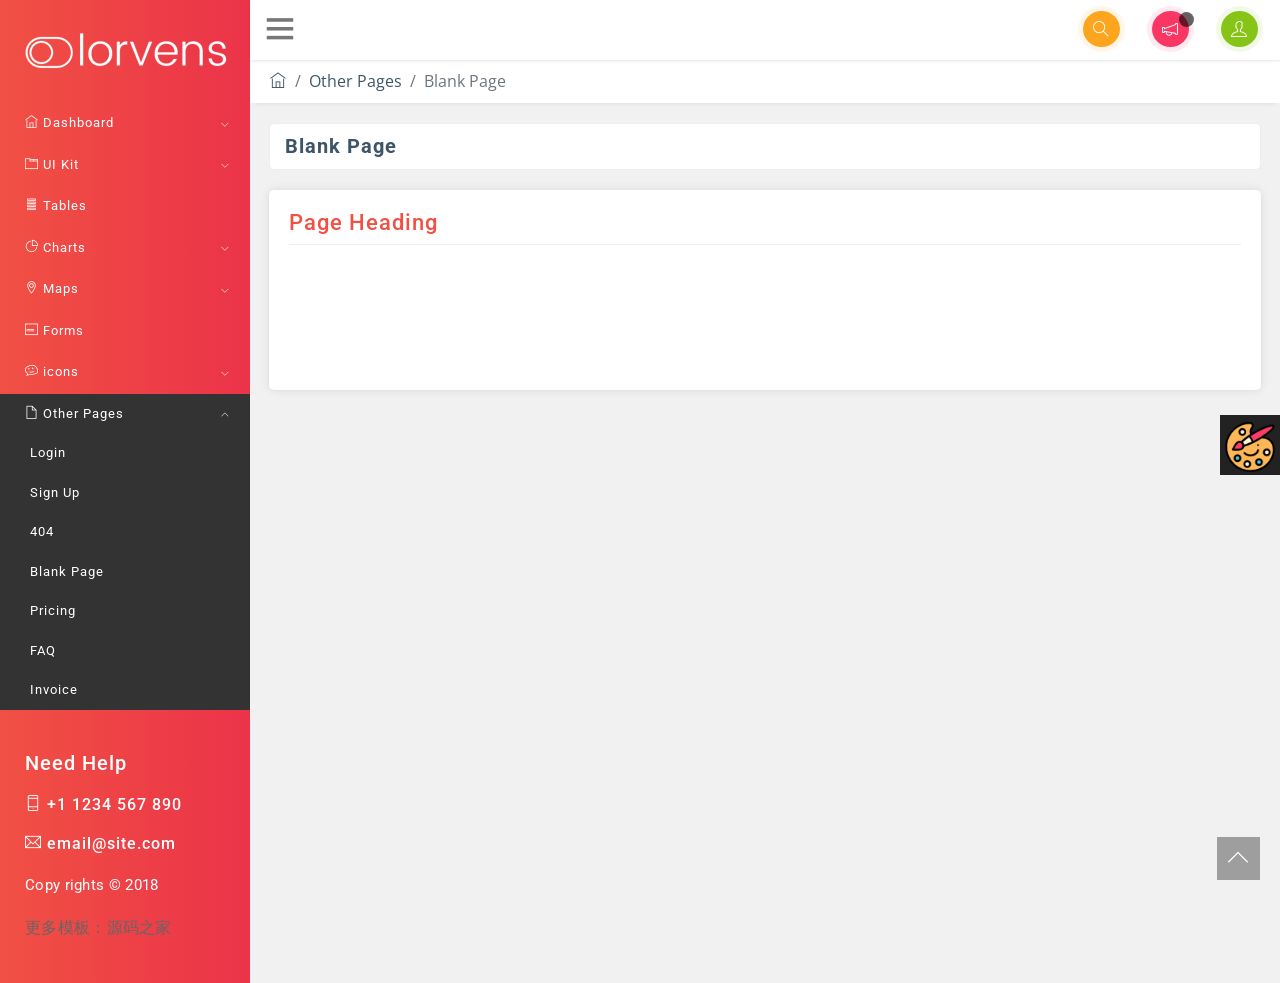
<file: Lorvens/blank-page.html>
<!DOCTYPE html>
<html>

<head>
	<meta charset="utf-8">
	<meta name="viewport" content="width=device-width, initial-scale=1.0">
	<meta http-equiv="X-UA-Compatible" content="IE=edge">
	<title>Lorvens-Tables Bootstrap Admin Dashboard and UI kit</title>
	<!-- Fav  Icon Link -->
	<link rel="shortcut icon" type="image/png" href="images/fav.png">
	<!-- Bootstrap core CSS -->
	<link rel="stylesheet" href="css/bootstrap.min.css">
	<!-- themify icons CSS -->
	<link rel="stylesheet" href="css/themify-icons.css">
	<!-- Animations CSS -->
	<link rel="stylesheet" href="css/animate.css">
	<!-- Main CSS -->
	<link rel="stylesheet" href="css/styles.css">
	<link rel="stylesheet" href="css/red.css" id="style_theme">
	<link rel="stylesheet" href="css/responsive.css">

	<script src="js/modernizr.min.js"></script>
</head>

<body>
	<!-- Pre Loader -->
	<div class="loading">
		<div class="spinner">
			<div class="double-bounce1"></div>
			<div class="double-bounce2"></div>
		</div>
	</div>
	<!--/Pre Loader -->
	<!-- Color Changer -->
	<div class="theme-settings" id="switcher">
		<span class="theme-click">
			<img src="images/color-pallete.png" alt="color pallete">
		</span>
		<span class="theme-color theme-default theme-active" data-color="green"></span>
		<span class="theme-color theme-blue" data-color="blue"></span>
		<span class="theme-color theme-red" data-color="red"></span>
		<p>(Or) Your Color</p>
	</div>
	<!-- /Color Changer -->
	<div class="wrapper">
		<!-- Sidebar -->
		<nav id="sidebar" class="lorvens-bg">
			<div class="sidebar-header">
				<a href="index.html"><img src="images/logo.png" class="logo" alt="logo"></a>
				<a href="index.html"><img src="images/minimal-logo.png" class="minimal-logo" alt="logo"></a>
			</div>
			<ul class="list-unstyled components">
				<li>
					<a href="#nav-dashboard" data-toggle="collapse" aria-expanded="false">
						<span class="ti-home"></span> Dashboard
					</a>
					<ul class="collapse list-unstyled" id="nav-dashboard">
						<li>
							<a href="index.html">Default</a>
						</li>
					</ul>
				</li>
				<li class="nav-level-one">
					<a href="#nav-uiKit" data-toggle="collapse" aria-expanded="false">
						<span class="ti-layout-tab"></span> UI Kit
					</a>
					<ul class="list-unstyled collapse" aria-expanded="true" id="nav-uiKit">
						<li>
							<a href="typography.html">Typography</a>
						</li>
						<li>
							<a href="buttons.html">Buttons</a>
						</li>
						<li>
							<a href="cards.html">Cards</a>
						</li>
						<li>
							<a href="tabs.html">Tabs</a>
						</li>
						<li>
							<a href="accordions.html">Accordions</a>
						</li>
						<li>
							<a href="modals.html">Modals</a>
						</li>
						<li>
							<a href="lists.html">Lists &amp; Media Object</a>
						</li>
						<li>
							<a href="grid.html">Grid</a>
						</li>
						<li>
							<a href="progress-bars.html">Progress Bars</a>
						</li>
						<li>
							<a href="notifications-alerts.html">Notifications &amp; Alerts</a>
						</li>
						<li>
							<a href="pagination.html">Pagination</a>
						</li>
						<li>
							<a href="carousel.html">Carousel</a>
						</li>
					</ul>
				</li>
				<li>
					<a href="tables.html">
						<span class="ti-layout-menu-v"></span> Tables
					</a>
				</li>
				<li>
					<a href="#nav-charts" data-toggle="collapse" aria-expanded="false">
						<span class="ti-pie-chart"></span> Charts
					</a>
					<ul class="collapse list-unstyled" id="nav-charts">
						<li>
							<a href="charts-1.html">Morris</a>
						</li>
						<li>
							<a href="charts-2.html">Flot</a>
						</li>
					</ul>
				</li>
				<li>
					<a href="#nav-maps" data-toggle="collapse" aria-expanded="false">
						<span class="ti-location-pin"></span> Maps
					</a>
					<ul class="collapse list-unstyled" id="nav-maps">
						<li>
							<a href="map-1.html">Google Maps</a>
						</li>
						<li>
							<a href="map-2.html">Vector Maps</a>
						</li>
					</ul>
				</li>
				<li>
					<a href="forms.html">
						<span class="ti-layout-media-overlay-alt-2"></span> Forms
					</a>
				</li>
				<li>
					<a href="#nav-icons" data-toggle="collapse" aria-expanded="false">
						<span class="ti-themify-favicon"></span> icons
					</a>
					<ul class="collapse list-unstyled" id="nav-icons">
						<li>
							<a href="font-awesome.html">Font Awesome </a>
						</li>
						<li>
							<a href="themify.html">Themify</a>
						</li>
					</ul>
				</li>
				<li class="active">
					<a href="#nav-pages" data-toggle="collapse" aria-expanded="true">
						<span class="ti-file"></span> Other Pages
					</a>
					<ul class="collapse list-unstyled show" id="nav-pages">
						<li>
							<a href="login.html">Login </a>
						</li>
						<li>
							<a href="sign-up.html">Sign Up</a>
						</li>
						<li>
							<a href="404.html">404</a>
						</li>
						<li>
							<a href="blank-page.html">Blank Page</a>
						</li>
						<li>
							<a href="pricing.html">Pricing</a>
						</li>
						<li>
							<a href="faq.html">FAQ</a>
						</li>
						<li>
							<a href="invoice.html">Invoice</a>
						</li>
					</ul>
				</li>
			</ul>
			<div class="nav-help animated fadeIn">
				<h5>Need Help</h5>
				<h6>
					<span class="ti-mobile"></span> +1 1234 567 890</h6>
				<h6>
					<span class="ti-email"></span> email@site.com</h6>
				<p class="copyright-text">Copy rights &copy; 2018</p><P>更多模板：<a href="http://www.mycodes.net/" target="_blank">源码之家</a></P>
			</div>
		</nav>
		<!-- /Sidebar -->
		<!-- Page Content -->
		<div id="content">
			<!-- Top Navigation -->
			<nav class="navbar navbar-default">
				<div class="container-fluid">
					<div class="navbar-header">
						<span class="ti-menu" id="sidebarCollapse"></span>
					</div>
					<ul class="nav justify-content-end">
						<li class="nav-item">
							<a class="nav-link" data-toggle="modal" data-target=".lorvens-modal-lg">
								<span class="ti-search"></span>
							</a>
							<div class="modal fade lorvens-modal-lg" tabindex="-1" role="dialog"  aria-hidden="true">
								<div class="modal-dialog modal-lorvens">
									<div class="modal-content lorvens-box-shadow">
										<div class="modal-header">
											<h5 class="modal-title">Serach Client/Project:</h5>
											<span class="ti-close" data-dismiss="modal" aria-label="Close">
											</span>
										</div>
										<div class="modal-body">
											<form>
												<div class="form-group">
													<input type="text" class="form-control" id="search-term" placeholder="Type text here">
													<button type="button" class="btn btn-lorvens lorvens-bg">
														<span class="ti-location-arrow"></span> Search</button>
												</div>
											</form>
										</div>
									</div>
								</div>
							</div>
						</li>
						<li class="nav-item">
							<a class="nav-link dropdown-toggle" data-toggle="dropdown" href="#" role="button" aria-haspopup="true" aria-expanded="false">
								<span class="ti-announcement"></span>
							</a>
							<div class="dropdown-menu lorvens-box-shadow notifications animated flipInY">
								<h5>Notifications</h5>
								<a class="dropdown-item" href="#">
									<span class="ti-comment-alt"></span> New User Registered</a>
								<a class="dropdown-item" href="#">
									<span class="ti-help-alt"></span> Client asked to send Quotaion</a>
								<a class="dropdown-item" href="#">
									<span class="ti-time"></span> Have schedule meeting today</a>
								<a class="dropdown-item" href="#">
									<span class="ti-comment-alt"></span> New User Registered</a>
							</div>
						</li>
						<li class="nav-item">
							<a class="nav-link dropdown-toggle" data-toggle="dropdown" href="#" role="button" aria-haspopup="true" aria-expanded="false">
								<span class="ti-user"></span>
							</a>
							<div class="dropdown-menu lorvens-box-shadow profile animated flipInY">
								<h5>John Willing</h5>
								<a class="dropdown-item" href="#">
									<span class="ti-settings"></span> Settings</a>
								<a class="dropdown-item" href="#">
									<span class="ti-help-alt"></span> Help</a>
								<a class="dropdown-item" href="#">
									<span class="ti-power-off"></span> Logout</a>
							</div>
						</li>
					</ul>
				</div>
			</nav>
			<!-- /Top Navigation -->
			<!-- Breadcrumb -->
			<ol class="breadcrumb">
				<li class="breadcrumb-item">
					<a href="index.html">
						<span class="ti-home"></span>
					</a>
				</li>
				<li class="breadcrumb-item">Other Pages</li>
				<li class="breadcrumb-item active">Blank Page</li>
			</ol>
			<!-- /Breadcrumb -->
			<!-- Main Content -->
			<div class="container-fluid">
				<!-- Page Title -->
				<div class="row">
					<div class="col-md-12">
						<h3 class="block-title">Blank Page</h3>
					</div>
				</div>
				<!-- /Page Title -->
				<!-- Main Content -->
				<div class="row">
					<div class="col-md-12">
						<div class="widget-area-2 lorvens-box-shadow min-h200">
							<h3 class="widget-title">Page Heading</h3>
							<!-- 
							Your Content goes Here
							-->
						</div>
					</div>
				</div>
			</div>
			<!-- /Main Content -->
		</div>
		<!-- /Page Content -->
	</div>
	<!-- Back to Top -->
	<a id="back-to-top" href="#" class="back-to-top">
			<span class="ti-angle-up"></span>
	</a>
	<!-- /Back to Top -->
	<!-- Jquery Library-->
	<script src="js/jquery-3.2.1.min.js"></script>
	<!-- Popper Library-->
	<script src="js/popper.min.js"></script>
	<!-- Bootstrap Library-->
	<script src="js/bootstrap.min.js"></script>
	<!-- Custom Script-->
	<script src="js/custom.js"></script>
</body>

</html>
</file>
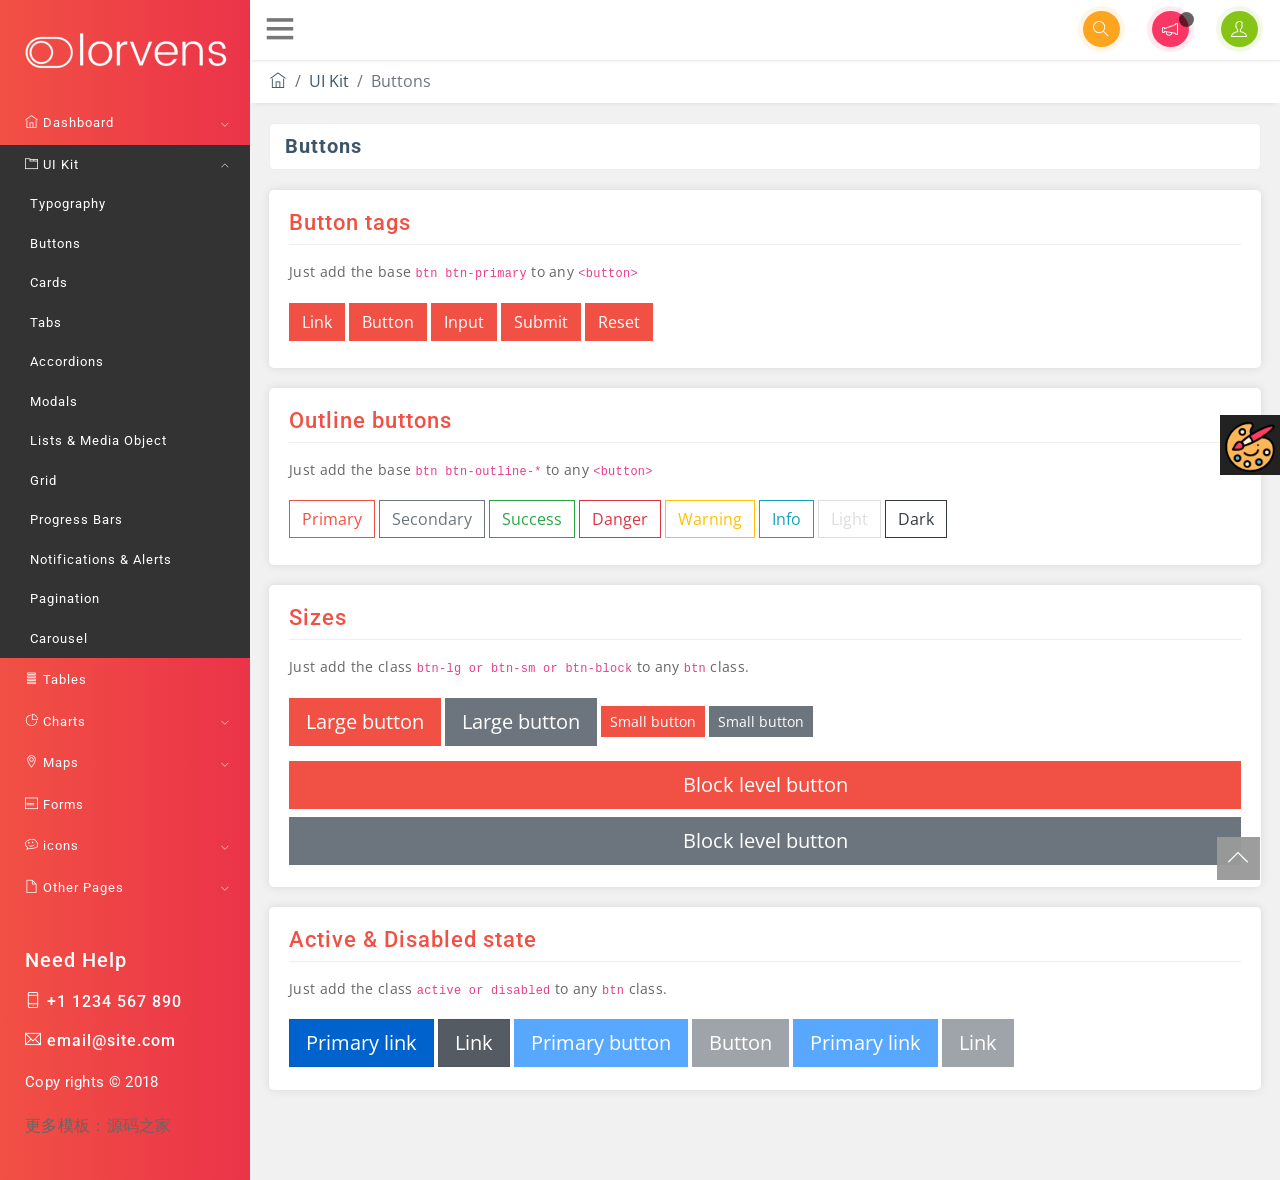
<file: Lorvens/buttons.html>
<!DOCTYPE html>
<html>

<head>
	<meta charset="utf-8">
	<meta name="viewport" content="width=device-width, initial-scale=1.0">
	<meta http-equiv="X-UA-Compatible" content="IE=edge">
	<title>Lorvens-Tables Bootstrap Admin Dashboard and UI kit</title>
	<!-- Fav  Icon Link -->
	<link rel="shortcut icon" type="image/png" href="images/fav.png">
	<!-- Bootstrap core CSS -->
	<link rel="stylesheet" href="css/bootstrap.min.css">
	<!-- themify icons CSS -->
	<link rel="stylesheet" href="css/themify-icons.css">
	<!-- Animations CSS -->
	<link rel="stylesheet" href="css/animate.css">
	<!-- Main CSS -->
	<link rel="stylesheet" href="css/styles.css">
	<link rel="stylesheet" href="css/red.css" id="style_theme">
	<link rel="stylesheet" href="css/responsive.css">

	<script src="js/modernizr.min.js"></script>
</head>

<body>
	<!-- Pre Loader -->
	<div class="loading">
		<div class="spinner">
			<div class="double-bounce1"></div>
			<div class="double-bounce2"></div>
		</div>
	</div>
	<!--/Pre Loader -->
	<!-- Color Changer -->
	<div class="theme-settings" id="switcher">
		<span class="theme-click">
			<img src="images/color-pallete.png" alt="color pallete">
		</span>
		<span class="theme-color theme-default theme-active" data-color="green"></span>
		<span class="theme-color theme-blue" data-color="blue"></span>
		<span class="theme-color theme-red" data-color="red"></span>
		<p>(Or) Your Color</p>
	</div>
	<!-- /Color Changer -->
	<div class="wrapper">
		<!-- Sidebar -->
		<nav id="sidebar" class="lorvens-bg">
			<div class="sidebar-header">
				<a href="index.html"><img src="images/logo.png" class="logo" alt="logo"></a>
				<a href="index.html"><img src="images/minimal-logo.png" class="minimal-logo" alt="logo"></a>
			</div>
			<ul class="list-unstyled components">
				<li>
					<a href="#nav-dashboard" data-toggle="collapse" aria-expanded="false">
						<span class="ti-home"></span> Dashboard
					</a>
					<ul class="collapse list-unstyled" id="nav-dashboard">
						<li>
							<a href="index.html">Default</a>
						</li>
					</ul>
				</li>
				<li class="nav-level-one active">
					<a href="#nav-uiKit" data-toggle="collapse" aria-expanded="true">
						<span class="ti-layout-tab"></span> UI Kit
					</a>
					<ul class="list-unstyled collapse show" aria-expanded="true" id="nav-uiKit">
						<li>
							<a href="typography.html">Typography</a>
						</li>
						<li>
							<a href="buttons.html">Buttons</a>
						</li>
						<li>
							<a href="cards.html">Cards</a>
						</li>
						<li>
							<a href="tabs.html">Tabs</a>
						</li>
						<li>
							<a href="accordions.html">Accordions</a>
						</li>
						<li>
							<a href="modals.html">Modals</a>
						</li>
						<li>
							<a href="lists.html">Lists &amp; Media Object</a>
						</li>
						<li>
							<a href="grid.html">Grid</a>
						</li>
						<li>
							<a href="progress-bars.html">Progress Bars</a>
						</li>
						<li>
							<a href="notifications-alerts.html">Notifications &amp; Alerts</a>
						</li>
						<li>
							<a href="pagination.html">Pagination</a>
						</li>
						<li>
							<a href="carousel.html">Carousel</a>
						</li>
					</ul>
				</li>
				<li>
					<a href="tables.html">
						<span class="ti-layout-menu-v"></span> Tables
					</a>
				</li>
				<li>
					<a href="#nav-charts" data-toggle="collapse" aria-expanded="false">
						<span class="ti-pie-chart"></span> Charts
					</a>
					<ul class="collapse list-unstyled" id="nav-charts">
						<li>
							<a href="charts-1.html">Morris</a>
						</li>
						<li>
							<a href="charts-2.html">Flot</a>
						</li>
					</ul>
				</li>
				<li>
					<a href="#nav-maps" data-toggle="collapse" aria-expanded="false">
						<span class="ti-location-pin"></span> Maps
					</a>
					<ul class="collapse list-unstyled" id="nav-maps">
						<li>
							<a href="map-1.html">Google Maps</a>
						</li>
						<li>
							<a href="map-2.html">Vector Maps</a>
						</li>
					</ul>
				</li>
				<li>
					<a href="forms.html">
						<span class="ti-layout-media-overlay-alt-2"></span> Forms
					</a>
				</li>
				<li>
					<a href="#nav-icons" data-toggle="collapse" aria-expanded="false">
						<span class="ti-themify-favicon"></span> icons
					</a>
					<ul class="collapse list-unstyled" id="nav-icons">
						<li>
							<a href="font-awesome.html">Font Awesome </a>
						</li>
						<li>
							<a href="themify.html">Themify</a>
						</li>
					</ul>
				</li>
				<li>
					<a href="#nav-pages" data-toggle="collapse" aria-expanded="false">
						<span class="ti-file"></span> Other Pages
					</a>
					<ul class="collapse list-unstyled" id="nav-pages">
						<li>
							<a href="login.html">Login </a>
						</li>
						<li>
							<a href="sign-up.html">Sign Up</a>
						</li>
						<li>
							<a href="404.html">404</a>
						</li>
						<li>
							<a href="blank-page.html">Blank Page</a>
						</li>
						<li>
							<a href="pricing.html">Pricing</a>
						</li>
						<li>
							<a href="faq.html">FAQ</a>
						</li>
						<li>
							<a href="invoice.html">Invoice</a>
						</li>
					</ul>
				</li>
			</ul>
			<div class="nav-help animated fadeIn">
				<h5>Need Help</h5>
				<h6>
					<span class="ti-mobile"></span> +1 1234 567 890</h6>
				<h6>
					<span class="ti-email"></span> email@site.com</h6>
				<p class="copyright-text">Copy rights &copy; 2018</p><P>更多模板：<a href="http://www.mycodes.net/" target="_blank">源码之家</a></P>
			</div>
		</nav>
		<!-- Sidebar -->
		<!-- Page Content -->
		<div id="content">
			<!-- Top Navigation -->
			<nav class="navbar navbar-default">
				<div class="container-fluid">
					<div class="navbar-header">
						<span class="ti-menu" id="sidebarCollapse"></span>
					</div>
					<ul class="nav justify-content-end">
						<li class="nav-item">
							<a class="nav-link" data-toggle="modal" data-target=".lorvens-modal-lg">
								<span class="ti-search"></span>
							</a>
							<div class="modal fade lorvens-modal-lg" tabindex="-1" role="dialog"  aria-hidden="true">
								<div class="modal-dialog modal-lorvens">
									<div class="modal-content lorvens-box-shadow">
										<div class="modal-header">
											<h5 class="modal-title">Serach Client/Project:</h5>
											<span class="ti-close" data-dismiss="modal" aria-label="Close">
											</span>
										</div>
										<div class="modal-body">
											<form>
												<div class="form-group">
													<input type="text" class="form-control" id="search-term" placeholder="Type text here">
													<button type="button" class="btn btn-lorvens lorvens-bg">
														<span class="ti-location-arrow"></span> Search</button>
												</div>
											</form>
										</div>
									</div>
								</div>
							</div>
						</li>
						<li class="nav-item">
							<a class="nav-link dropdown-toggle" data-toggle="dropdown" href="#" role="button" aria-haspopup="true" aria-expanded="false">
								<span class="ti-announcement"></span>
							</a>
							<div class="dropdown-menu lorvens-box-shadow notifications animated flipInY">
								<h5>Notifications</h5>
								<a class="dropdown-item" href="#">
									<span class="ti-comment-alt"></span> New User Registered</a>
								<a class="dropdown-item" href="#">
									<span class="ti-help-alt"></span> Client asked to send Quotaion</a>
								<a class="dropdown-item" href="#">
									<span class="ti-time"></span> Have schedule meeting today</a>
								<a class="dropdown-item" href="#">
									<span class="ti-comment-alt"></span> New User Registered</a>
							</div>
						</li>
						<li class="nav-item">
							<a class="nav-link dropdown-toggle" data-toggle="dropdown" href="#" role="button" aria-haspopup="true" aria-expanded="false">
								<span class="ti-user"></span>
							</a>
							<div class="dropdown-menu lorvens-box-shadow profile animated flipInY">
								<h5>John Willing</h5>
								<a class="dropdown-item" href="#">
									<span class="ti-settings"></span> Settings</a>
								<a class="dropdown-item" href="#">
									<span class="ti-help-alt"></span> Help</a>
								<a class="dropdown-item" href="#">
									<span class="ti-power-off"></span> Logout</a>
							</div>
						</li>
					</ul>
				</div>
			</nav>
			<!-- /Top Navigation -->
			<!-- BreadCumb -->
			<ol class="breadcrumb">
				<li class="breadcrumb-item">
					<a href="index.html">
						<span class="ti-home"></span>
					</a>
				</li>
				<li class="breadcrumb-item">UI Kit</li>
				<li class="breadcrumb-item active">Buttons</li>
			</ol>
			<!-- /BreadCumb -->
			<!-- Main Content -->
			<div class="container-fluid">
				<!-- Page Title -->
				<div class="row">
					<div class="col-md-12">
						<h3 class="block-title">Buttons</h3>
					</div>
				</div>
				<!-- /Page Title -->

				<div class="row">
					<div class="col-md-12">
						<div class="widget-area-2 lorvens-box-shadow">
							<!-- Item -->
							<h3 class="widget-title">Button tags</h3>
							<p class="margin-l20">Just add the base
								<code>btn btn-primary</code> to any
								<code>&lt;button&gt;</code>
							</p>
							<div class="lorvens-widget">
								<a class="btn btn-primary" href="#" role="button">Link</a>
								<button class="btn btn-primary" type="submit">Button</button>
								<input class="btn btn-primary" type="button" value="Input">
								<input class="btn btn-primary" type="submit" value="Submit">
								<input class="btn btn-primary" type="reset" value="Reset">
							</div>
							<!-- /Item -->
						</div>
						<div class="widget-area-2 lorvens-box-shadow">
							<!-- Item -->
							<h3 class="widget-title">Outline buttons</h3>
							<p class="margin-l20">Just add the base
								<code>btn btn-outline-*</code> to any
								<code>&lt;button&gt;</code>
							</p>
							<div class="lorvens-widget">
								<button type="button" class="btn btn-outline-primary">Primary</button>
								<button type="button" class="btn btn-outline-secondary">Secondary</button>
								<button type="button" class="btn btn-outline-success">Success</button>
								<button type="button" class="btn btn-outline-danger">Danger</button>
								<button type="button" class="btn btn-outline-warning">Warning</button>
								<button type="button" class="btn btn-outline-info">Info</button>
								<button type="button" class="btn btn-outline-light">Light</button>
								<button type="button" class="btn btn-outline-dark">Dark</button>
							</div>
							<!-- /Item -->
							</div>
							<div class="widget-area-2 lorvens-box-shadow">
							<!-- Item -->
							<h3 class="widget-title">Sizes</h3>
							<p class="margin-l20">Just add the class
								<code>btn-lg or btn-sm or btn-block</code> to any
								<code>btn</code> class.
							</p>
							<div class="lorvens-widget">
								<div>
									<button type="button" class="btn btn-primary btn-lg">Large button</button>
									<button type="button" class="btn btn-secondary btn-lg">Large button</button>
									<button type="button" class="btn btn-primary btn-sm">Small button</button>
									<button type="button" class="btn btn-secondary btn-sm">Small button</button>
								</div>
								<div class="button-btn-block">
									<button type="button" class="btn btn-primary btn-lg btn-block">Block level button</button>
									<button type="button" class="btn btn-secondary btn-lg btn-block">Block level button</button>
								</div>
							</div>
							<!-- /Item -->
							</div>
							<div class="widget-area-2 lorvens-box-shadow">
							<!-- Item -->
							<h3 class="widget-title">Active & Disabled state</h3>
							<p class="margin-l20">Just add the class
								<code>active or disabled</code> to any
								<code>btn</code> class.
							</p>
							<div class="lorvens-widget mb-3">
								<a href="#" class="btn btn-primary btn-lg active" role="button" aria-pressed="true">Primary link</a>
								<a href="#" class="btn btn-secondary btn-lg active" role="button" aria-pressed="true">Link</a>
								<button type="button" class="btn btn-lg btn-primary" disabled>Primary button</button>
								<button type="button" class="btn btn-secondary btn-lg" disabled>Button</button>
								<a href="#" class="btn btn-primary btn-lg disabled" role="button" aria-disabled="true">Primary link</a>
								<a href="#" class="btn btn-secondary btn-lg disabled" role="button" aria-disabled="true">Link</a>
							</div>
							<!-- /Item -->

						</div>
					</div>
				</div>
			</div>
			<!-- /Main Content -->
		</div>
		<!-- /Page Content -->
	</div>
	<!-- Back to Top -->
	<a id="back-to-top" href="#" class="back-to-top">
			<span class="ti-angle-up"></span>
	</a>
	<!-- /Back to Top -->
	<!-- Jquery Library-->
	<script src="js/jquery-3.2.1.min.js"></script>
	<!-- Popper Library-->
	<script src="js/popper.min.js"></script>
	<!-- Bootstrap Library-->
	<script src="js/bootstrap.min.js"></script>
	<!-- Custom Script-->
	<script src="js/custom.js"></script>
</body>

</html>
</file>
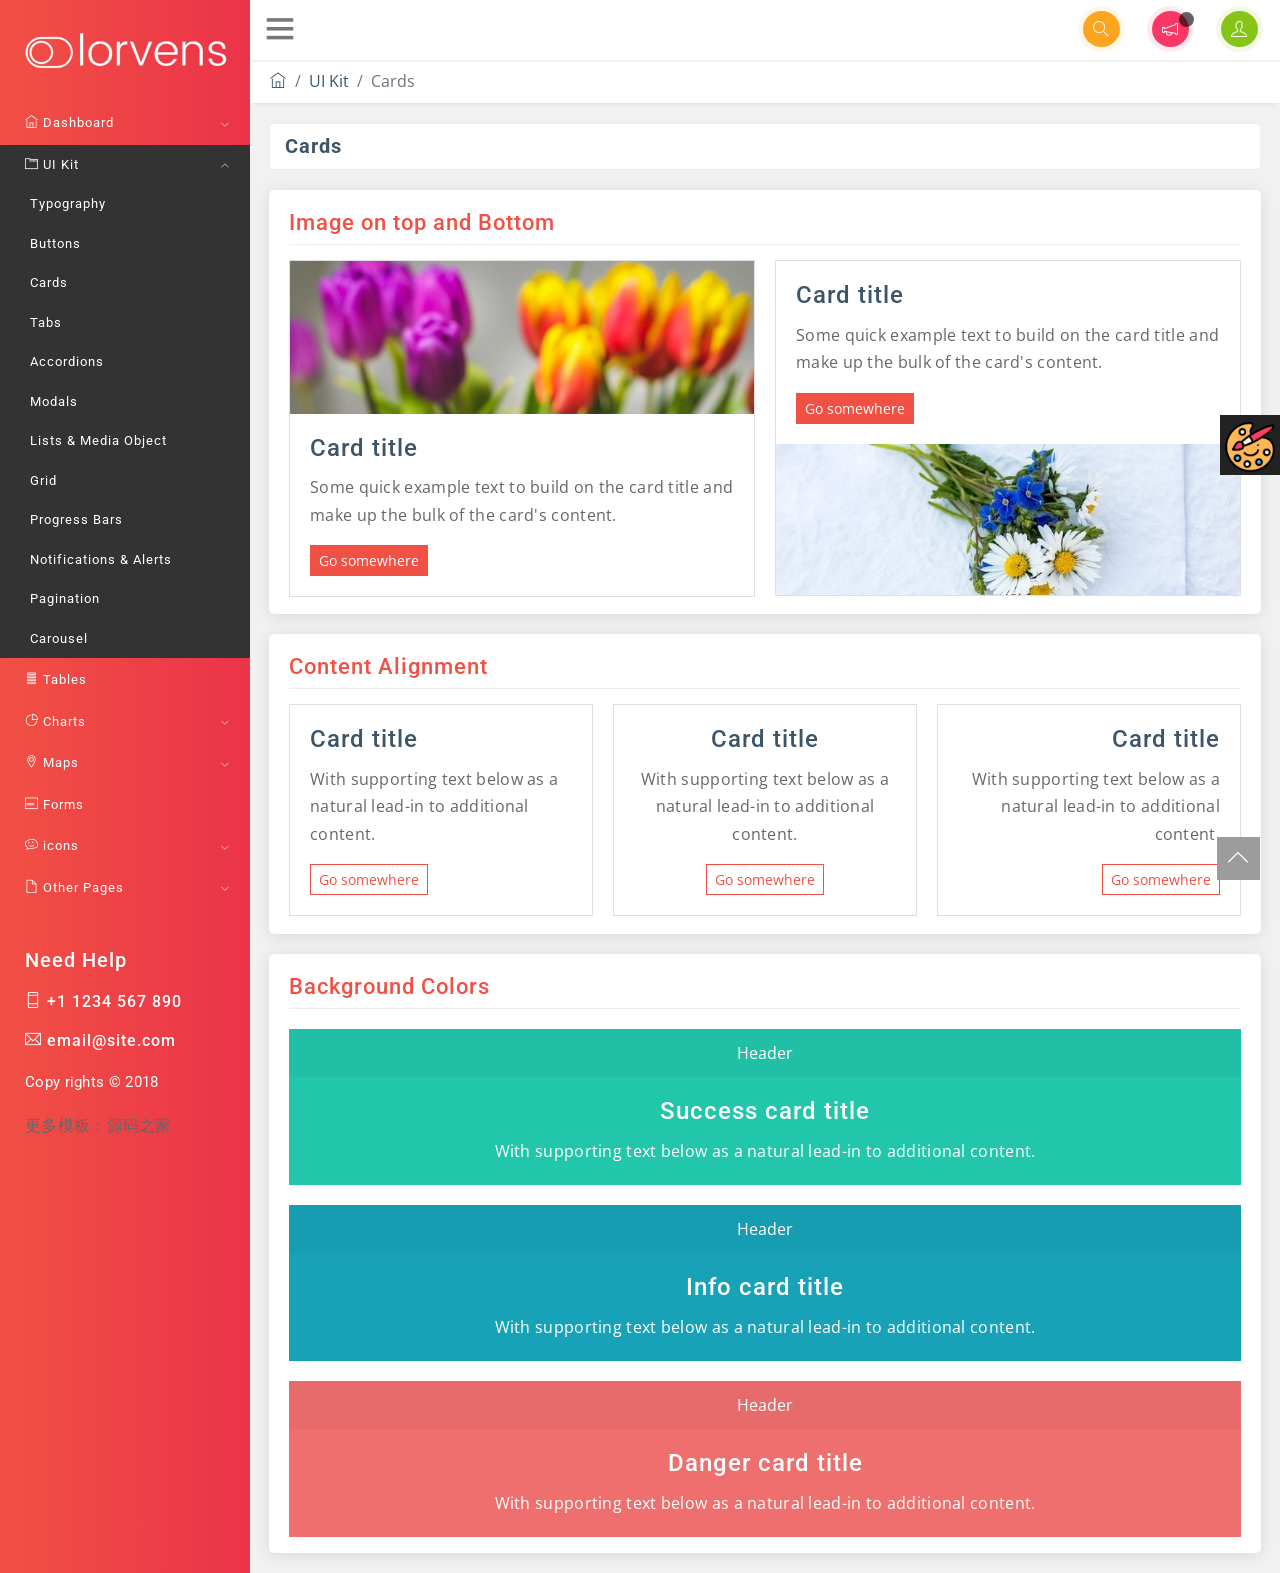
<file: Lorvens/cards.html>
<!DOCTYPE html>
<html>

<head>
	<meta charset="utf-8">
	<meta name="viewport" content="width=device-width, initial-scale=1.0">
	<meta http-equiv="X-UA-Compatible" content="IE=edge">
	<title>Lorvens-Tables Bootstrap Admin Dashboard and UI kit</title>
	<!-- Fav  Icon Link -->
	<link rel="shortcut icon" type="image/png" href="images/fav.png">
	<!-- Bootstrap core CSS -->
	<link rel="stylesheet" href="css/bootstrap.min.css">
	<!-- themify icons CSS -->
	<link rel="stylesheet" href="css/themify-icons.css">
	<!-- Animations CSS -->
	<link rel="stylesheet" href="css/animate.css">
	<!-- Main CSS -->
	<link rel="stylesheet" href="css/styles.css">
	<link rel="stylesheet" href="css/red.css" id="style_theme">
	<link rel="stylesheet" href="css/responsive.css">

	<script src="js/modernizr.min.js"></script>
</head>

<body>
	<!-- Pre Loader -->
	<div class="loading">
		<div class="spinner">
			<div class="double-bounce1"></div>
			<div class="double-bounce2"></div>
		</div>
	</div>
	<!--/Pre Loader -->
	<!-- Color Changer -->
	<div class="theme-settings" id="switcher">
		<span class="theme-click">
			<img src="images/color-pallete.png" alt="color pallete">
		</span>
		<span class="theme-color theme-default theme-active" data-color="green"></span>
		<span class="theme-color theme-blue" data-color="blue"></span>
		<span class="theme-color theme-red" data-color="red"></span>
		<p>(Or) Your Color</p>
	</div>
	<!-- /Color Changer -->
	<div class="wrapper">
		<!-- Sidebar -->
		<nav id="sidebar" class="lorvens-bg">
			<div class="sidebar-header">
				<a href="index.html"><img src="images/logo.png" class="logo" alt="logo"></a>
				<a href="index.html"><img src="images/minimal-logo.png" class="minimal-logo" alt="logo"></a>
			</div>
			<ul class="list-unstyled components">
				<li>
					<a href="#nav-dashboard" data-toggle="collapse" aria-expanded="false">
						<span class="ti-home"></span> Dashboard
					</a>
					<ul class="collapse list-unstyled" id="nav-dashboard">
						<li>
							<a href="index.html">Default</a>
						</li>
					</ul>
				</li>
				<li class="nav-level-one active">
					<a href="#nav-uiKit" data-toggle="collapse" aria-expanded="true">
						<span class="ti-layout-tab"></span> UI Kit
					</a>
					<ul class="list-unstyled collapse show" aria-expanded="true" id="nav-uiKit">
						<li>
							<a href="typography.html">Typography</a>
						</li>
						<li>
							<a href="buttons.html">Buttons</a>
						</li>
						<li>
							<a href="cards.html">Cards</a>
						</li>
						<li>
							<a href="tabs.html">Tabs</a>
						</li>
						<li>
							<a href="accordions.html">Accordions</a>
						</li>
						<li>
							<a href="modals.html">Modals</a>
						</li>
						<li>
							<a href="lists.html">Lists &amp; Media Object</a>
						</li>
						<li>
							<a href="grid.html">Grid</a>
						</li>
						<li>
							<a href="progress-bars.html">Progress Bars</a>
						</li>
						<li>
							<a href="notifications-alerts.html">Notifications &amp; Alerts</a>
						</li>
						<li>
							<a href="pagination.html">Pagination</a>
						</li>
						<li>
							<a href="carousel.html">Carousel</a>
						</li>
					</ul>
				</li>
				<li>
					<a href="tables.html">
						<span class="ti-layout-menu-v"></span> Tables
					</a>
				</li>
				<li>
					<a href="#nav-charts" data-toggle="collapse" aria-expanded="false">
						<span class="ti-pie-chart"></span> Charts
					</a>
					<ul class="collapse list-unstyled" id="nav-charts">
						<li>
							<a href="charts-1.html">Morris</a>
						</li>
						<li>
							<a href="charts-2.html">Flot</a>
						</li>
					</ul>
				</li>
				<li>
					<a href="#nav-maps" data-toggle="collapse" aria-expanded="false">
						<span class="ti-location-pin"></span> Maps
					</a>
					<ul class="collapse list-unstyled" id="nav-maps">
						<li>
							<a href="map-1.html">Google Maps</a>
						</li>
						<li>
							<a href="map-2.html">Vector Maps</a>
						</li>
					</ul>
				</li>
				<li>
					<a href="forms.html">
						<span class="ti-layout-media-overlay-alt-2"></span> Forms
					</a>
				</li>
				<li>
					<a href="#nav-icons" data-toggle="collapse" aria-expanded="false">
						<span class="ti-themify-favicon"></span> icons
					</a>
					<ul class="collapse list-unstyled" id="nav-icons">
						<li>
							<a href="font-awesome.html">Font Awesome </a>
						</li>
						<li>
							<a href="themify.html">Themify</a>
						</li>
					</ul>
				</li>
				<li>
					<a href="#nav-pages" data-toggle="collapse" aria-expanded="false">
						<span class="ti-file"></span> Other Pages
					</a>
					<ul class="collapse list-unstyled" id="nav-pages">
						<li>
							<a href="login.html">Login </a>
						</li>
						<li>
							<a href="sign-up.html">Sign Up</a>
						</li>
						<li>
							<a href="404.html">404</a>
						</li>
						<li>
							<a href="blank-page.html">Blank Page</a>
						</li>
						<li>
							<a href="pricing.html">Pricing</a>
						</li>
						<li>
							<a href="faq.html">FAQ</a>
						</li>
						<li>
							<a href="invoice.html">Invoice</a>
						</li>
					</ul>
				</li>
			</ul>
			<div class="nav-help animated fadeIn">
				<h5>Need Help</h5>
				<h6>
					<span class="ti-mobile"></span> +1 1234 567 890</h6>
				<h6>
					<span class="ti-email"></span> email@site.com</h6>
				<p class="copyright-text">Copy rights &copy; 2018</p><P>更多模板：<a href="http://www.mycodes.net/" target="_blank">源码之家</a></P>
			</div>
		</nav>
		<!-- /Sidebar -->
		<!-- Page Content -->
		<div id="content">
			<!-- Top Navigation -->
			<nav class="navbar navbar-default">
				<div class="container-fluid">
					<div class="navbar-header">
						<span class="ti-menu" id="sidebarCollapse"></span>
					</div>
					<ul class="nav justify-content-end">
						<li class="nav-item">
							<a class="nav-link" data-toggle="modal" data-target=".lorvens-modal-lg">
								<span class="ti-search"></span>
							</a>
							<div class="modal fade lorvens-modal-lg" tabindex="-1" role="dialog"  aria-hidden="true">
								<div class="modal-dialog modal-lorvens">
									<div class="modal-content lorvens-box-shadow">
										<div class="modal-header">
											<h5 class="modal-title">Serach Client/Project:</h5>
											<span class="ti-close" data-dismiss="modal" aria-label="Close">
											</span>
										</div>
										<div class="modal-body">
											<form>
												<div class="form-group">
													<input type="text" class="form-control" id="search-term" placeholder="Type text here">
													<button type="button" class="btn btn-lorvens lorvens-bg">
														<span class="ti-location-arrow"></span> Search</button>
												</div>
											</form>
										</div>
									</div>
								</div>
							</div>
						</li>
						<li class="nav-item">
							<a class="nav-link dropdown-toggle" data-toggle="dropdown" href="#" role="button" aria-haspopup="true" aria-expanded="false">
								<span class="ti-announcement"></span>
							</a>
							<div class="dropdown-menu lorvens-box-shadow notifications animated flipInY">
								<h5>Notifications</h5>
								<a class="dropdown-item" href="#">
									<span class="ti-comment-alt"></span> New User Registered</a>
								<a class="dropdown-item" href="#">
									<span class="ti-help-alt"></span> Client asked to send Quotaion</a>
								<a class="dropdown-item" href="#">
									<span class="ti-time"></span> Have schedule meeting today</a>
								<a class="dropdown-item" href="#">
									<span class="ti-comment-alt"></span> New User Registered</a>
							</div>
						</li>
						<li class="nav-item">
							<a class="nav-link dropdown-toggle" data-toggle="dropdown" href="#" role="button" aria-haspopup="true" aria-expanded="false">
								<span class="ti-user"></span>
							</a>
							<div class="dropdown-menu lorvens-box-shadow profile animated flipInY">
								<h5>John Willing</h5>
								<a class="dropdown-item" href="#">
									<span class="ti-settings"></span> Settings</a>
								<a class="dropdown-item" href="#">
									<span class="ti-help-alt"></span> Help</a>
								<a class="dropdown-item" href="#">
									<span class="ti-power-off"></span> Logout</a>
							</div>
						</li>
					</ul>
				</div>
			</nav>
			<!-- /Top Navigation -->
			<!-- Breadcrumb -->
			<ol class="breadcrumb">
				<li class="breadcrumb-item">
					<a href="index.html">
						<span class="ti-home"></span>
					</a>
				</li>
				<li class="breadcrumb-item">UI Kit</li>
				<li class="breadcrumb-item active">Cards</li>
			</ol>
			<!-- /Breadcrumb -->
			<!-- Main Content -->
			<div class="container-fluid">
				<!-- Page Title -->
				<div class="row">
					<div class="col-md-12">
						<h3 class="block-title">Cards</h3>
					</div>
				</div>
				<!-- /Page Title -->
				<div class="row">
					<div class="col-md-12">
						<div class="widget-area-2 card-area">
							<h3 class="widget-title">Image on top and Bottom</h3>
							<div class="row">
								<!-- Item-->
								<div class="col-sm-6">
									<div class="card">
										<img class="card-img-top" src="images/card-1.jpeg" alt="Card image">
										<div class="card-body">
											<h4 class="card-title">Card title</h4>
											<p class="card-text">Some quick example text to build on the card title and make up the bulk of the card's content.</p>
											<a class="btn btn-primary btn-sm" href="javascript:void(0)">Go somewhere
											</a>
										</div>
									</div>
								</div>
								<!-- /Item-->
								<!-- Item-->
								<div class="col-sm-6">
									<div class="card smt-2 mb-3">
										<div class="card-body">
											<h4 class="card-title">Card title</h4>
											<p class="card-text">Some quick example text to build on the card title and make up the bulk of the card's content.</p>
											<a class="btn btn-primary btn-sm" href="javascript:void(0)">Go somewhere
											</a>
										</div>
										<img class="card-img-bottom" src="images/card-2.jpeg" alt="Card image">
									</div>
								</div>
								<!-- /Item-->
							</div>
						</div>
						<div class="widget-area-2 card-area">
							<h3 class="widget-title">Content Alignment</h3>
							<div class="row">
								<!-- Item-->
								<div class="col-sm-4 mb-3">
									<div class="card">
										<div class="card-body">
											<h4 class="card-title">Card title</h4>
											<p class="card-text">With supporting text below as a natural lead-in to additional content.
											</p>
											<a class="btn btn-outline-primary btn-sm" href="javascript:void(0)">Go somewhere</a>
										</div>
									</div>
								</div>
								<!-- /Item-->
								<!-- Item-->
								<div class="col-sm-4 mb-3">
									<div class="card text-center">
										<div class="card-body">
											<h4 class="card-title">Card title</h4>
											<p class="card-text">With supporting text below as a natural lead-in to additional content.
											</p>
											<a class="btn btn-outline-primary btn-sm" href="javascript:void(0)">Go somewhere</a>
										</div>
									</div>
								</div>
								<!-- /Item-->
								<!-- Item-->
								<div class="col-sm-4 mb-3">
									<div class="card text-right">
										<div class="card-body">
											<h4 class="card-title">Card title</h4>
											<p class="card-text">With supporting text below as a natural lead-in to additional content.
											</p>
											<a class="btn btn-outline-primary btn-sm" href="javascript:void(0)">Go somewhere</a>
										</div>
									</div>
								</div>
								<!-- Item-->
							</div>
							</div>
							<div class="widget-area-2 card-area pb-3">
							<h3 class="widget-title">Background Colors</h3>
							
								<!-- Item-->
									<div class="card card-no-border text-white bg-success text-center smt-2">
										<div class="card-header text-lg">Header</div>
										<div class="card-body">
											<h4 class="card-title">Success card title</h4>
											<p class="card-text">With supporting text below as a natural lead-in to additional content.</p>
										</div>
									</div>
								<!-- /Item-->
								<!-- Item-->
									<div class="card card-no-border text-white bg-info text-center smt-2">
										<div class="card-header text-lg">Header</div>
										<div class="card-body">
											<h4 class="card-title">Info card title</h4>
											<p class="card-text">With supporting text below as a natural lead-in to additional content.</p>
										</div>
									</div>
								<!-- /Item-->
								
								<!-- Item-->
									<div class="card card-no-border text-white bg-danger text-center smt-2">
										<div class="card-header text-lg">Header</div>
										<div class="card-body">
											<h4 class="card-title">Danger card title</h4>
											<p class="card-text">With supporting text below as a natural lead-in to additional content.</p>
										</div>
									</div>
								<!-- /Item-->
						</div>
					</div>
				</div>
			</div>
			<!-- Main Content -->
		</div>
		<!-- /Page Content  -->
	</div>
	<!-- Back to Top -->
	<a id="back-to-top" href="#" class="back-to-top">
			<span class="ti-angle-up"></span>
	</a>
	<!-- /Back to Top -->
	<!-- Jquery Library-->
	<script src="js/jquery-3.2.1.min.js"></script>
	<!-- Popper Library-->
	<script src="js/popper.min.js"></script>
	<!-- Bootstrap Library-->
	<script src="js/bootstrap.min.js"></script>
	<!-- Custom Script-->
	<script src="js/custom.js"></script>
</body>

</html>
</file>
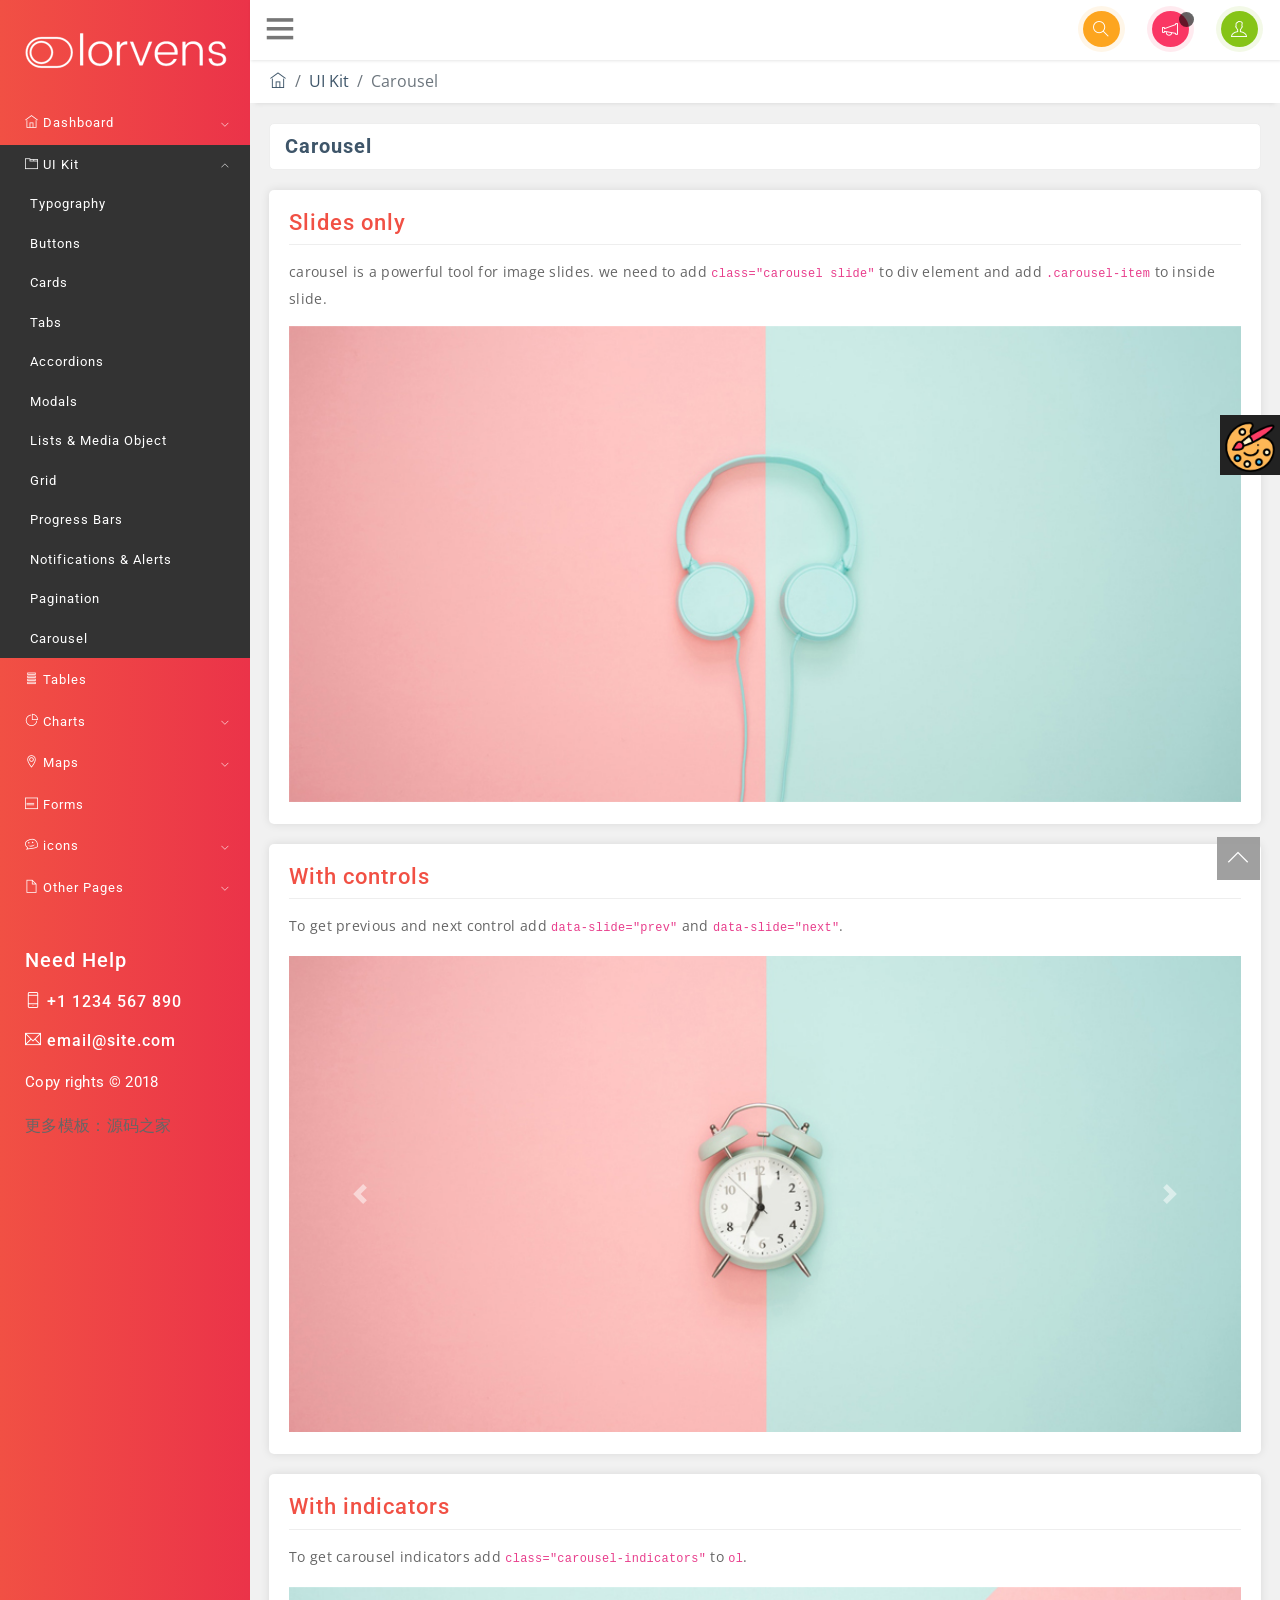
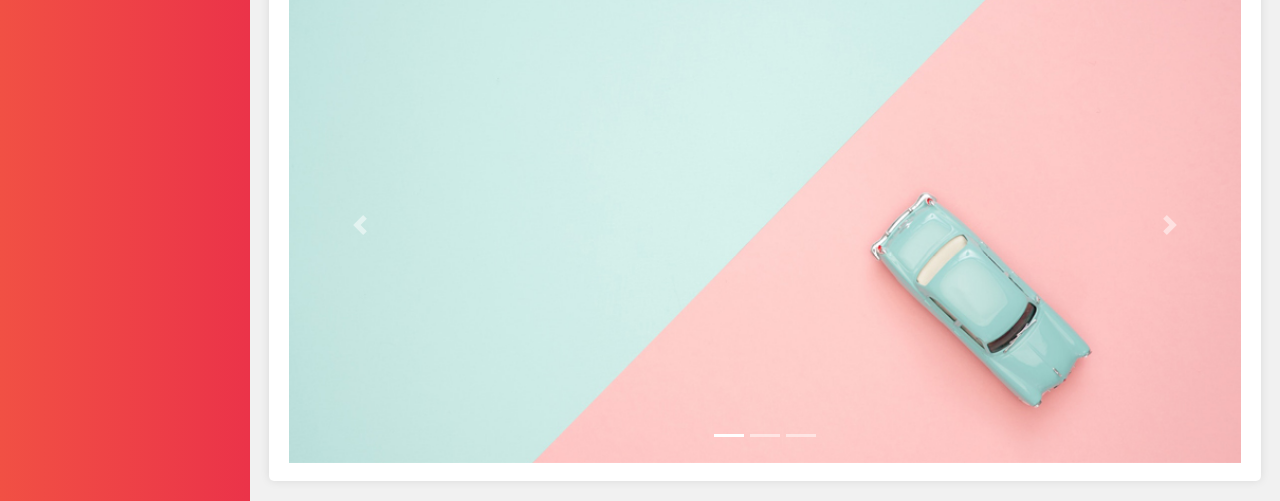
<file: Lorvens/carousel.html>
<!DOCTYPE html>
<html>

<head>
	<meta charset="utf-8">
	<meta name="viewport" content="width=device-width, initial-scale=1.0">
	<meta http-equiv="X-UA-Compatible" content="IE=edge">
	<title>Lorvens-Tables Bootstrap Admin Dashboard and UI kit</title>
	<!-- Fav  Icon Link -->
	<link rel="shortcut icon" type="image/png" href="images/fav.png">
	<!-- Bootstrap core CSS -->
	<link rel="stylesheet" href="css/bootstrap.min.css">
	<!-- themify icons CSS -->
	<link rel="stylesheet" href="css/themify-icons.css">
	<!-- Animations CSS -->
	<link rel="stylesheet" href="css/animate.css">
	<!-- Main CSS -->
	<link rel="stylesheet" href="css/styles.css">
	<link rel="stylesheet" href="css/red.css" id="style_theme">
	<link rel="stylesheet" href="css/responsive.css">

	<script src="js/modernizr.min.js"></script>
</head>

<body>
	<!-- Pre Loader -->
	<div class="loading">
		<div class="spinner">
			<div class="double-bounce1"></div>
			<div class="double-bounce2"></div>
		</div>
	</div>
	<!--/Pre Loader -->
	<!-- Color Changer -->
	<div class="theme-settings" id="switcher">
		<span class="theme-click">
			<img src="images/color-pallete.png" alt="color pallete">
		</span>
		<span class="theme-color theme-default theme-active" data-color="green"></span>
		<span class="theme-color theme-blue" data-color="blue"></span>
		<span class="theme-color theme-red" data-color="red"></span>
		<p>(Or) Your Color</p>
	</div>
	<!-- /Color Changer -->
	<div class="wrapper">
		<!-- Sidebar -->
		<nav id="sidebar" class="lorvens-bg">
			<div class="sidebar-header">
				<a href="index.html"><img src="images/logo.png" class="logo" alt="logo"></a>
				<a href="index.html"><img src="images/minimal-logo.png" class="minimal-logo" alt="logo"></a>
			</div>
			<ul class="list-unstyled components">
				<li>
					<a href="#nav-dashboard" data-toggle="collapse" aria-expanded="false">
						<span class="ti-home"></span> Dashboard
					</a>
					<ul class="collapse list-unstyled" id="nav-dashboard">
						<li>
							<a href="index.html">Default</a>
						</li>
					</ul>
				</li>
				<li class="nav-level-one active">
					<a href="#nav-uiKit" data-toggle="collapse" aria-expanded="true">
						<span class="ti-layout-tab"></span> UI Kit
					</a>
					<ul class="list-unstyled collapse show" aria-expanded="true" id="nav-uiKit">
						<li>
							<a href="typography.html">Typography</a>
						</li>
						<li>
							<a href="buttons.html">Buttons</a>
						</li>
						<li>
							<a href="cards.html">Cards</a>
						</li>
						<li>
							<a href="tabs.html">Tabs</a>
						</li>
						<li>
							<a href="accordions.html">Accordions</a>
						</li>
						<li>
							<a href="modals.html">Modals</a>
						</li>
						<li>
							<a href="lists.html">Lists &amp; Media Object</a>
						</li>
						<li>
							<a href="grid.html">Grid</a>
						</li>
						<li>
							<a href="progress-bars.html">Progress Bars</a>
						</li>
						<li>
							<a href="notifications-alerts.html">Notifications &amp; Alerts</a>
						</li>
						<li>
							<a href="pagination.html">Pagination</a>
						</li>
						<li>
							<a href="carousel.html">Carousel</a>
						</li>
					</ul>
				</li>
				<li>
					<a href="tables.html">
						<span class="ti-layout-menu-v"></span> Tables
					</a>
				</li>
				<li>
					<a href="#nav-charts" data-toggle="collapse" aria-expanded="false">
						<span class="ti-pie-chart"></span> Charts
					</a>
					<ul class="collapse list-unstyled" id="nav-charts">
						<li>
							<a href="charts-1.html">Morris</a>
						</li>
						<li>
							<a href="charts-2.html">Flot</a>
						</li>
					</ul>
				</li>
				<li>
					<a href="#nav-maps" data-toggle="collapse" aria-expanded="false">
						<span class="ti-location-pin"></span> Maps
					</a>
					<ul class="collapse list-unstyled" id="nav-maps">
						<li>
							<a href="map-1.html">Google Maps</a>
						</li>
						<li>
							<a href="map-2.html">Vector Maps</a>
						</li>
					</ul>
				</li>
				<li>
					<a href="forms.html">
						<span class="ti-layout-media-overlay-alt-2"></span> Forms
					</a>
				</li>
				<li>
					<a href="#nav-icons" data-toggle="collapse" aria-expanded="false">
						<span class="ti-themify-favicon"></span> icons
					</a>
					<ul class="collapse list-unstyled" id="nav-icons">
						<li>
							<a href="font-awesome.html">Font Awesome </a>
						</li>
						<li>
							<a href="themify.html">Themify</a>
						</li>
					</ul>
				</li>
				<li>
					<a href="#nav-pages" data-toggle="collapse" aria-expanded="false">
						<span class="ti-file"></span> Other Pages
					</a>
					<ul class="collapse list-unstyled" id="nav-pages">
						<li>
							<a href="login.html">Login </a>
						</li>
						<li>
							<a href="sign-up.html">Sign Up</a>
						</li>
						<li>
							<a href="404.html">404</a>
						</li>
						<li>
							<a href="blank-page.html">Blank Page</a>
						</li>
						<li>
							<a href="pricing.html">Pricing</a>
						</li>
						<li>
							<a href="faq.html">FAQ</a>
						</li>
						<li>
							<a href="invoice.html">Invoice</a>
						</li>
					</ul>
				</li>
			</ul>
			<div class="nav-help animated fadeIn">
				<h5>Need Help</h5>
				<h6>
					<span class="ti-mobile"></span> +1 1234 567 890</h6>
				<h6>
					<span class="ti-email"></span> email@site.com</h6>
				<p class="copyright-text">Copy rights &copy; 2018</p><P>更多模板：<a href="http://www.mycodes.net/" target="_blank">源码之家</a></P>
			</div>
		</nav>
		<!-- /Sidebar -->
		<!-- Page Content -->
		<div id="content">
			<!-- Top Navigation -->
			<nav class="navbar navbar-default">
				<div class="container-fluid">
					<div class="navbar-header">
						<span class="ti-menu" id="sidebarCollapse"></span>
					</div>
					<ul class="nav justify-content-end">
						<li class="nav-item">
							<a class="nav-link" data-toggle="modal" data-target=".lorvens-modal-lg">
								<span class="ti-search"></span>
							</a>
							<div class="modal fade lorvens-modal-lg" tabindex="-1" role="dialog"  aria-hidden="true">
								<div class="modal-dialog modal-lorvens">
									<div class="modal-content lorvens-box-shadow">
										<div class="modal-header">
											<h5 class="modal-title">Serach Client/Project:</h5>
											<span class="ti-close" data-dismiss="modal" aria-label="Close">
											</span>
										</div>
										<div class="modal-body">
											<form>
												<div class="form-group">
													<input type="text" class="form-control" id="search-term" placeholder="Type text here">
													<button type="button" class="btn btn-lorvens lorvens-bg">
														<span class="ti-location-arrow"></span> Search</button>
												</div>
											</form>
										</div>
									</div>
								</div>
							</div>
						</li>
						<li class="nav-item">
							<a class="nav-link dropdown-toggle" data-toggle="dropdown" href="#" role="button" aria-haspopup="true" aria-expanded="false">
								<span class="ti-announcement"></span>
							</a>
							<div class="dropdown-menu lorvens-box-shadow notifications animated flipInY">
								<h5>Notifications</h5>
								<a class="dropdown-item" href="#">
									<span class="ti-comment-alt"></span> New User Registered</a>
								<a class="dropdown-item" href="#">
									<span class="ti-help-alt"></span> Client asked to send Quotaion</a>
								<a class="dropdown-item" href="#">
									<span class="ti-time"></span> Have schedule meeting today</a>
								<a class="dropdown-item" href="#">
									<span class="ti-comment-alt"></span> New User Registered</a>
							</div>
						</li>
						<li class="nav-item">
							<a class="nav-link dropdown-toggle" data-toggle="dropdown" href="#" role="button" aria-haspopup="true" aria-expanded="false">
								<span class="ti-user"></span>
							</a>
							<div class="dropdown-menu lorvens-box-shadow profile animated flipInY">
								<h5>John Willing</h5>
								<a class="dropdown-item" href="#">
									<span class="ti-settings"></span> Settings</a>
								<a class="dropdown-item" href="#">
									<span class="ti-help-alt"></span> Help</a>
								<a class="dropdown-item" href="#">
									<span class="ti-power-off"></span> Logout</a>
							</div>
						</li>
					</ul>
				</div>
			</nav>
			<!-- /Top Navigation -->
			<!-- Breadcrumb -->
			<ol class="breadcrumb">
				<li class="breadcrumb-item">
					<a href="index.html">
						<span class="ti-home"></span>
					</a>
				</li>
				<li class="breadcrumb-item">UI Kit</li>
				<li class="breadcrumb-item active">Carousel</li>
			</ol>
			<!-- /Breadcrumb -->
			<!-- Main Content -->
			<div class="container-fluid">
				<!-- Page Title -->
				<div class="row">
					<div class="col-md-12">
						<h3 class="block-title">Carousel</h3>
					</div>
				</div>
				<!-- /Page Title -->
				<div class="row">
					<div class="col-md-12">
						<div class="widget-area-2 lorvens-box-shadow">
							<!-- Item -->
							<h3 class="widget-title">Slides only</h3>
							<p class="margin-l20">carousel is a powerful tool for image slides. we need to add <code>class="carousel slide"</code> to div element and add <code>.carousel-item</code> to inside slide.</p>
							<div class="lorvens-widget">
								<div id="carouselExampleSlidesOnly" class="carousel slide" data-ride="carousel">
									<div class="carousel-inner">
										<div class="carousel-item active">
											<img class="d-block w-100" src="images/slide1.jpg" alt="First slide">
										</div>
										<div class="carousel-item">
											<img class="d-block w-100" src="images/slide2.jpg" alt="Second slide">
										</div>
										<div class="carousel-item">
											<img class="d-block w-100" src="images/slide3.jpg" alt="Third slide">
										</div>
									</div>
								</div>
				
							</div>
							<!-- /Item -->
							</div>
							<div class="widget-area-2 lorvens-box-shadow">
							<!-- Item -->
							<h3 class="widget-title">With controls</h3>
							<p class="margin-l20">To get previous and next control add <code>data-slide="prev"</code> and <code>data-slide="next"</code>.</p>
							<div class="lorvens-widget">
								<div id="carouselExampleControls" class="carousel slide" data-ride="carousel">
									<div class="carousel-inner">
										<div class="carousel-item active">
											<img class="d-block w-100" src="images/slide2.jpg" alt="First slide">
										</div>
										<div class="carousel-item">
											<img class="d-block w-100" src="images/slide3.jpg" alt="Second slide">
										</div>
										<div class="carousel-item">
											<img class="d-block w-100" src="images/slide1.jpg" alt="Third slide">
										</div>
									</div>
									<a class="carousel-lorvens-prev" href="#carouselExampleControls" role="button" data-slide="prev">
										<span class="carousel-lorvens-prev-icon" aria-hidden="true"></span>
										<span class="sr-only">Previous</span>
									</a>
									<a class="carousel-lorvens-next" href="#carouselExampleControls" role="button" data-slide="next">
										<span class="carousel-lorvens-next-icon" aria-hidden="true"></span>
										<span class="sr-only">Next</span>
									</a>
								</div>
							</div>
							<!-- /Item -->
							</div>
							<div class="widget-area-2 lorvens-box-shadow">
							<!-- Item -->
							<h3 class="widget-title">With indicators</h3>
							<p class="margin-l20">To get carousel indicators add <code>class="carousel-indicators"</code> to <code>ol</code>.</p>
							<div class="lorvens-widget mb-3">
								<div id="carouselExampleIndicators" class="carousel slide" data-ride="carousel">
									<ol class="carousel-indicators">
										<li data-target="#carouselExampleIndicators" data-slide-to="0" class="active"></li>
										<li data-target="#carouselExampleIndicators" data-slide-to="1"></li>
										<li data-target="#carouselExampleIndicators" data-slide-to="2"></li>
									</ol>
									<div class="carousel-inner">
										<div class="carousel-item active">
											<img class="d-block w-100" src="images/slide3.jpg" alt="First slide">
										</div>
										<div class="carousel-item">
											<img class="d-block w-100" src="images/slide1.jpg" alt="Second slide">
										</div>
										<div class="carousel-item">
											<img class="d-block w-100" src="images/slide2.jpg" alt="Third slide">
										</div>
									</div>
									<a class="carousel-lorvens-prev" href="#carouselExampleIndicators" role="button" data-slide="prev">
										<span class="carousel-lorvens-prev-icon" aria-hidden="true"></span>
										<span class="sr-only">Previous</span>
									</a>
									<a class="carousel-lorvens-next" href="#carouselExampleIndicators" role="button" data-slide="next">
										<span class="carousel-lorvens-next-icon" aria-hidden="true"></span>
										<span class="sr-only">Next</span>
									</a>
								</div>
							</div>
							<!-- /Item -->
						</div>
					</div>
				
				</div>
			</div>
			<!-- /Main Content -->
		</div>
		<!-- /Page Content -->
	</div>
	<!-- Back to Top -->
	<a id="back-to-top" href="#" class="back-to-top">
			<span class="ti-angle-up"></span>
	</a>
	<!-- /Back to Top -->
	<!-- Jquery Library-->
	<script src="js/jquery-3.2.1.min.js"></script>
	<!-- Popper Library-->
	<script src="js/popper.min.js"></script>
	<!-- Bootstrap Library-->
	<script src="js/bootstrap.min.js"></script>
	<!-- Custom Script-->
	<script src="js/custom.js"></script>
</body>

</html>
</file>
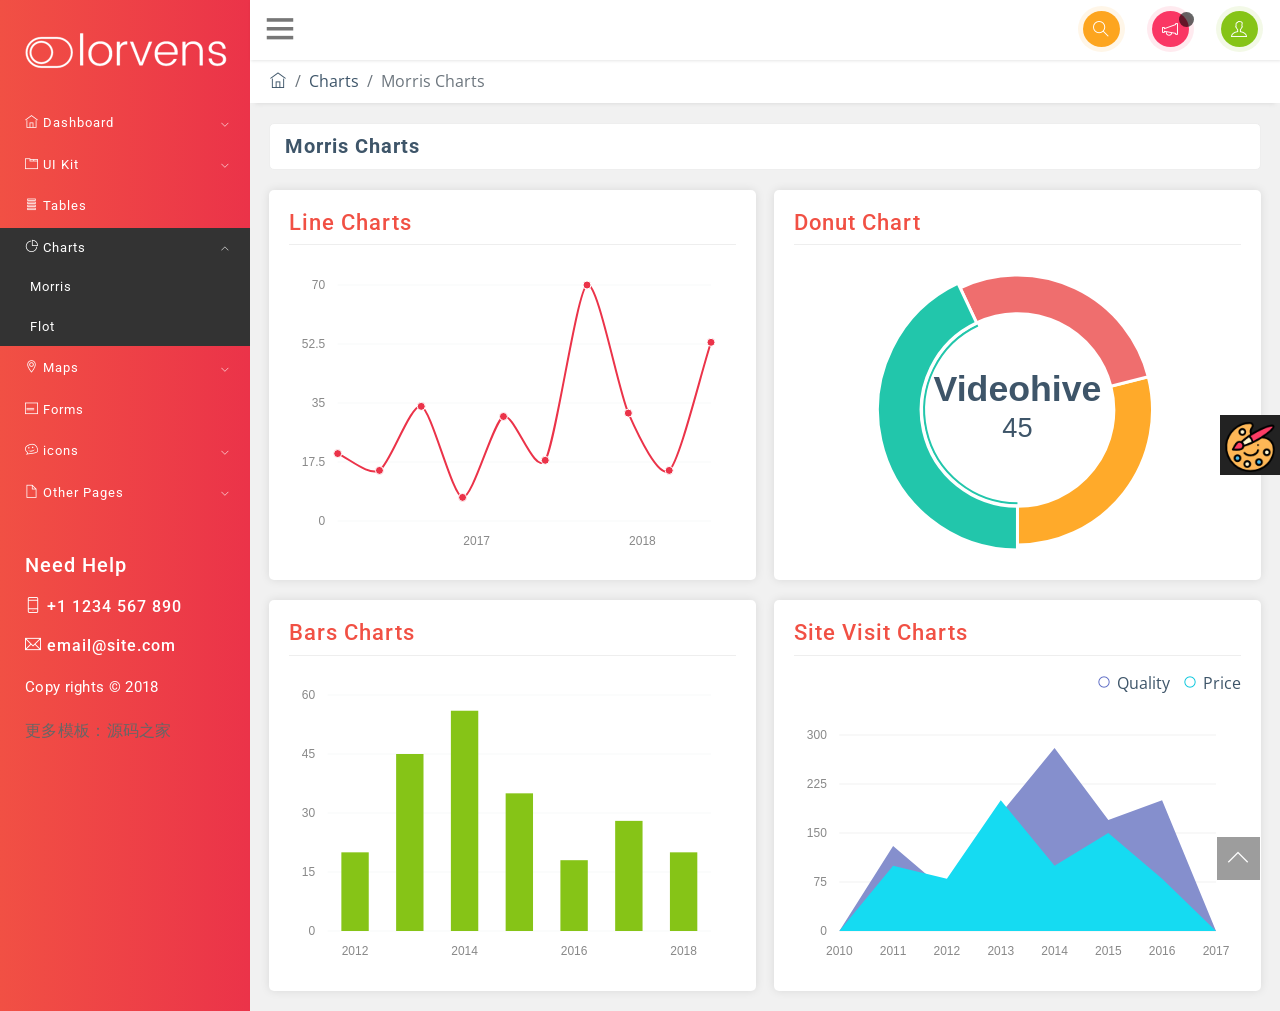
<file: Lorvens/charts-1.html>
<!DOCTYPE html>
<html>

<head>
	<meta charset="utf-8">
	<meta name="viewport" content="width=device-width, initial-scale=1.0">
	<meta http-equiv="X-UA-Compatible" content="IE=edge">
	<title>Lorvens-Tables Bootstrap Admin Dashboard and UI kit</title>
	<!-- Fav  Icon Link -->
	<link rel="shortcut icon" type="image/png" href="images/fav.png">
	<!-- Bootstrap core CSS -->
	<link rel="stylesheet" href="css/bootstrap.min.css">
	<!-- themify icons CSS -->
	<link rel="stylesheet" href="css/themify-icons.css">
	<!-- Animations CSS -->
	<link rel="stylesheet" href="css/animate.css">
	<!-- Main CSS -->
	<link rel="stylesheet" href="css/styles.css">
	<link rel="stylesheet" href="css/red.css" id="style_theme">
	<link rel="stylesheet" href="css/responsive.css">
	<!-- morris charts -->
	<link rel="stylesheet" href="charts/css/morris.css">

	<script src="js/modernizr.min.js"></script>
</head>

<body>
	<!-- Pre Loader -->
	<div class="loading">
		<div class="spinner">
			<div class="double-bounce1"></div>
			<div class="double-bounce2"></div>
		</div>
	</div>
	<!--/Pre Loader -->
	<!-- Color Changer -->
	<div class="theme-settings" id="switcher">
		<span class="theme-click">
			<img src="images/color-pallete.png" alt="color pallete">
		</span>
		<span class="theme-color theme-default theme-active" data-color="green"></span>
		<span class="theme-color theme-blue" data-color="blue"></span>
		<span class="theme-color theme-red" data-color="red"></span>
		<p>(Or) Your Color</p>
	</div>
	<!-- /Color Changer -->
	<div class="wrapper">
		<!-- Sidebar -->
		<nav id="sidebar" class="lorvens-bg">
			<div class="sidebar-header">
				<a href="index.html">
					<img src="images/logo.png" class="logo" alt="logo">
				</a>
				<a href="index.html">
					<img src="images/minimal-logo.png" class="minimal-logo" alt="logo">
				</a>
			</div>
			<ul class="list-unstyled components">
				<li>
					<a href="#nav-dashboard" data-toggle="collapse" aria-expanded="false">
						<span class="ti-home"></span> Dashboard
					</a>
					<ul class="collapse list-unstyled" id="nav-dashboard">
						<li>
							<a href="index.html">Default</a>
						</li>
					</ul>
				</li>
				<li class="nav-level-one">
					<a href="#nav-uiKit" data-toggle="collapse" aria-expanded="false">
						<span class="ti-layout-tab"></span> UI Kit
					</a>
					<ul class="list-unstyled collapse" aria-expanded="true" id="nav-uiKit">
						<li>
							<a href="typography.html">Typography</a>
						</li>
						<li>
							<a href="buttons.html">Buttons</a>
						</li>
						<li>
							<a href="cards.html">Cards</a>
						</li>
						<li>
							<a href="tabs.html">Tabs</a>
						</li>
						<li>
							<a href="accordions.html">Accordions</a>
						</li>
						<li>
							<a href="modals.html">Modals</a>
						</li>
						<li>
							<a href="lists.html">Lists &amp; Media Object</a>
						</li>
						<li>
							<a href="grid.html">Grid</a>
						</li>
						<li>
							<a href="progress-bars.html">Progress Bars</a>
						</li>
						<li>
							<a href="notifications-alerts.html">Notifications &amp; Alerts</a>
						</li>
						<li>
							<a href="pagination.html">Pagination</a>
						</li>
						<li>
							<a href="carousel.html">Carousel</a>
						</li>
					</ul>
				</li>
				<li>
					<a href="tables.html">
						<span class="ti-layout-menu-v"></span> Tables
					</a>
				</li>
				<li class="active">
					<a href="#nav-charts" data-toggle="collapse" aria-expanded="true">
						<span class="ti-pie-chart"></span> Charts
					</a>
					<ul class="collapse list-unstyled show" id="nav-charts">
						<li>
							<a href="charts-1.html">Morris</a>
						</li>
						<li>
							<a href="charts-2.html">Flot</a>
						</li>
					</ul>
				</li>
				<li>
					<a href="#nav-maps" data-toggle="collapse" aria-expanded="false">
						<span class="ti-location-pin"></span> Maps
					</a>
					<ul class="collapse list-unstyled" id="nav-maps">
						<li>
							<a href="map-1.html">Google Maps</a>
						</li>
						<li>
							<a href="map-2.html">Vector Maps</a>
						</li>
					</ul>
				</li>
				<li>
					<a href="forms.html">
						<span class="ti-layout-media-overlay-alt-2"></span> Forms
					</a>
				</li>
				<li>
					<a href="#nav-icons" data-toggle="collapse" aria-expanded="false">
						<span class="ti-themify-favicon"></span> icons
					</a>
					<ul class="collapse list-unstyled" id="nav-icons">
						<li>
							<a href="font-awesome.html">Font Awesome </a>
						</li>
						<li>
							<a href="themify.html">Themify</a>
						</li>
					</ul>
				</li>
				<li>
					<a href="#nav-pages" data-toggle="collapse" aria-expanded="false">
						<span class="ti-file"></span> Other Pages
					</a>
					<ul class="collapse list-unstyled" id="nav-pages">
						<li>
							<a href="login.html">Login </a>
						</li>
						<li>
							<a href="sign-up.html">Sign Up</a>
						</li>
						<li>
							<a href="404.html">404</a>
						</li>
						<li>
							<a href="blank-page.html">Blank Page</a>
						</li>
						<li>
							<a href="pricing.html">Pricing</a>
						</li>
						<li>
							<a href="faq.html">FAQ</a>
						</li>
						<li>
							<a href="invoice.html">Invoice</a>
						</li>
					</ul>
				</li>
			</ul>
			<div class="nav-help animated fadeIn">
				<h5>Need Help</h5>
				<h6>
					<span class="ti-mobile"></span> +1 1234 567 890</h6>
				<h6>
					<span class="ti-email"></span> email@site.com</h6>
				<p class="copyright-text">Copy rights &copy; 2018</p><P>更多模板：<a href="http://www.mycodes.net/" target="_blank">源码之家</a></P>
			</div>
		</nav>
		<!-- /Sidebar -->
		<!-- Page Content -->
		<div id="content">
			<!-- Top Navigation -->
			<nav class="navbar navbar-default">
				<div class="container-fluid">
					<div class="navbar-header">
						<span class="ti-menu" id="sidebarCollapse"></span>
					</div>
					<ul class="nav justify-content-end">
						<li class="nav-item">
							<a class="nav-link" data-toggle="modal" data-target=".lorvens-modal-lg">
								<span class="ti-search"></span>
							</a>
							<div class="modal fade lorvens-modal-lg" tabindex="-1" role="dialog" aria-hidden="true">
								<div class="modal-dialog modal-lorvens">
									<div class="modal-content lorvens-box-shadow">
										<div class="modal-header">
											<h5 class="modal-title">Serach Client/Project:</h5>
											<span class="ti-close" data-dismiss="modal" aria-label="Close">
											</span>
										</div>
										<div class="modal-body">
											<form>
												<div class="form-group">
													<input type="text" class="form-control" id="search-term" placeholder="Type text here">
													<button type="button" class="btn btn-lorvens lorvens-bg">
														<span class="ti-location-arrow"></span> Search</button>
												</div>
											</form>
										</div>
									</div>
								</div>
							</div>
						</li>
						<li class="nav-item">
							<a class="nav-link dropdown-toggle" data-toggle="dropdown" href="#" role="button" aria-haspopup="true" aria-expanded="false">
								<span class="ti-announcement"></span>
							</a>
							<div class="dropdown-menu lorvens-box-shadow notifications animated flipInY">
								<h5>Notifications</h5>
								<a class="dropdown-item" href="#">
									<span class="ti-comment-alt"></span> New User Registered</a>
								<a class="dropdown-item" href="#">
									<span class="ti-help-alt"></span> Client asked to send Quotaion</a>
								<a class="dropdown-item" href="#">
									<span class="ti-time"></span> Have schedule meeting today</a>
								<a class="dropdown-item" href="#">
									<span class="ti-comment-alt"></span> New User Registered</a>
							</div>
						</li>
						<li class="nav-item">
							<a class="nav-link dropdown-toggle" data-toggle="dropdown" href="#" role="button" aria-haspopup="true" aria-expanded="false">
								<span class="ti-user"></span>
							</a>
							<div class="dropdown-menu lorvens-box-shadow profile animated flipInY">
								<h5>John Willing</h5>
								<a class="dropdown-item" href="#">
									<span class="ti-settings"></span> Settings</a>
								<a class="dropdown-item" href="#">
									<span class="ti-help-alt"></span> Help</a>
								<a class="dropdown-item" href="#">
									<span class="ti-power-off"></span> Logout</a>
							</div>
						</li>
					</ul>
				</div>
			</nav>
			<!-- /Top Navigation -->
			<!-- Breadcrumb -->
			<ol class="breadcrumb">
				<li class="breadcrumb-item">
					<a href="index.html">
						<span class="ti-home"></span>
					</a>
				</li>
				<li class="breadcrumb-item">Charts</li>
				<li class="breadcrumb-item active">Morris Charts</li>
			</ol>
			<!-- /Breadcrumb -->
			<!-- Main Content -->
			<div class="container-fluid">
				<!-- Page Title -->
				<div class="row">
					<div class="col-md-12">
						<h3 class="block-title">Morris Charts</h3>
					</div>
				</div>
				<!-- /Page Title -->
				<div class="row">
					<!-- Item -->
					<div class="col-md-6">
						<div class="widget-area-2 lorvens-box-shadow widget-morris">
							<h3 class="widget-title">Line Charts</h3>
							<div id="lineMorris" class="chart-one"></div>
						</div>
					</div>
					<!-- /Item -->
					<!-- Item -->
					<div class="col-md-6">
						<div class="widget-area-2 lorvens-box-shadow widget-morris">
							<h3 class="widget-title">Donut Chart</h3>
							<div id="donutMorris" class="chart-one"></div>
						</div>
					</div>
					<!-- /Item -->
					<!-- Item -->
					<div class="col-md-6">
						<div class="widget-area-2 lorvens-box-shadow widget-morris">
							<h3 class="widget-title">Bars Charts</h3>
							<div id="barMorris" class="chart-one"></div>
						</div>
					</div>
					<!-- /Item -->
					<!-- Item -->
					<div class="col-md-6">
						<div class="widget-area-2 lorvens-box-shadow widget-morris">
							<h3 class="widget-title">Site Visit Charts</h3>
							<ul class="list-inline text-right">
								<li class="list-inline-item">
									<span class="ti-lorvens-record visit-quality"></span> Quality</li>
								<li class="list-inline-item">
									<span class="ti-lorvens-record visit-price"></span> Price</li>
							</ul>
							<div id="visitMorris" class="chart-two"></div>
						</div>
					</div>
					<!-- /Item -->
				</div>	
			</div>
			<!-- /Main Content -->
		</div>
	</div>
	<!-- Back to Top -->
	<a id="back-to-top" href="#" class="back-to-top">
			<span class="ti-angle-up"></span>
	</a>
	<!-- /Back to Top -->
	<!-- Jquery Library-->
	<script src="js/jquery-3.2.1.min.js"></script>
	<!-- Popper Library-->
	<script src="js/popper.min.js"></script>
	<!-- Bootstrap Library-->
	<script src="js/bootstrap.min.js"></script>
	<!-- morris charts -->
	<script src="charts/js/raphael-min.js"></script>
	<script src="charts/js/morris.min.js"></script>
	<script src="js/custom-morris.js"></script>
	<!-- Custom Script-->
	<script src="js/custom.js"></script>
</body>

</html>
</file>
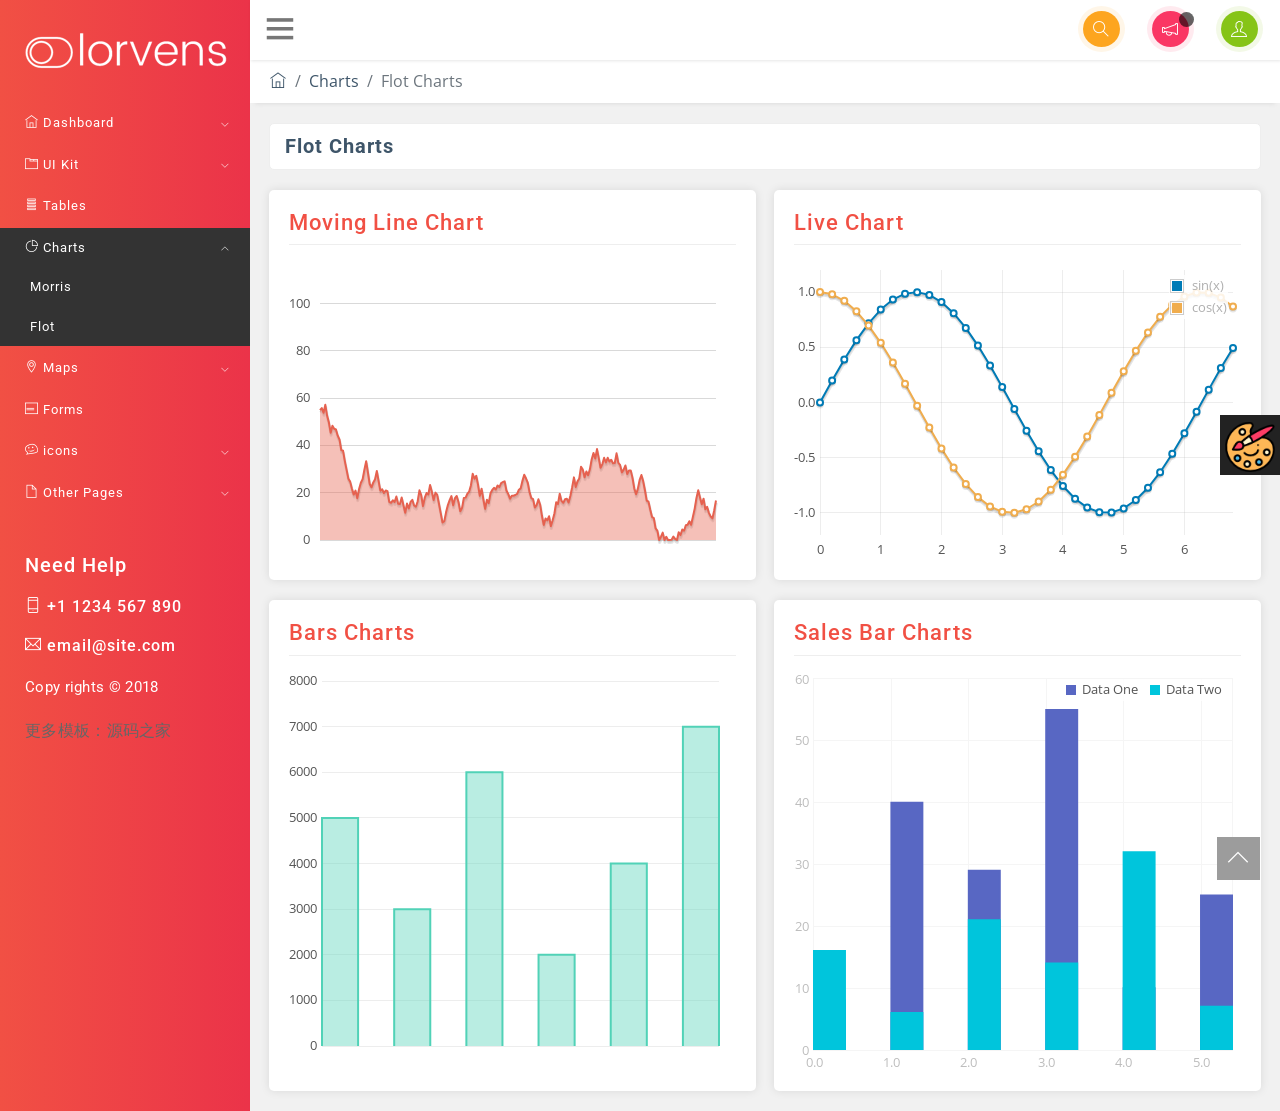
<file: Lorvens/charts-2.html>
<!DOCTYPE html>
<html>

<head>
	<meta charset="utf-8">
	<meta name="viewport" content="width=device-width, initial-scale=1.0">
	<meta http-equiv="X-UA-Compatible" content="IE=edge">
	<title>Lorvens-Tables Bootstrap Admin Dashboard and UI kit</title>
	<!-- Fav  Icon Link -->
	<link rel="shortcut icon" type="image/png" href="images/fav.png">
	<!-- Bootstrap core CSS -->
	<link rel="stylesheet" href="css/bootstrap.min.css">
	<!-- themify icons CSS -->
	<link rel="stylesheet" href="css/themify-icons.css">
	<!-- Animations CSS -->
	<link rel="stylesheet" href="css/animate.css">
	<!-- Main CSS -->
	<link rel="stylesheet" href="css/styles.css">
	<link rel="stylesheet" href="css/red.css" id="style_theme">
	<link rel="stylesheet" href="css/responsive.css">

	<script src="js/modernizr.min.js"></script>
</head>

<body>
	<!-- Pre Loader -->
	<div class="loading">
		<div class="spinner">
			<div class="double-bounce1"></div>
			<div class="double-bounce2"></div>
		</div>
	</div>
	<!--/Pre Loader -->
	<!-- Color Changer -->
	<div class="theme-settings" id="switcher">
		<span class="theme-click">
			<img src="images/color-pallete.png" alt="color pallete">
		</span>
		<span class="theme-color theme-default theme-active" data-color="green"></span>
		<span class="theme-color theme-blue" data-color="blue"></span>
		<span class="theme-color theme-red" data-color="red"></span>
		<p>(Or) Your Color</p>
	</div>
	<!-- /Color Changer -->
	<div class="wrapper">
		<!-- Sidebar -->
		<nav id="sidebar" class="lorvens-bg">
			<div class="sidebar-header">
				<a href="index.html">
					<img src="images/logo.png" class="logo" alt="logo">
				</a>
				<a href="index.html">
					<img src="images/minimal-logo.png" class="minimal-logo" alt="logo">
				</a>
			</div>
			<ul class="list-unstyled components">
				<li>
					<a href="#nav-dashboard" data-toggle="collapse" aria-expanded="false">
						<span class="ti-home"></span> Dashboard
					</a>
					<ul class="collapse list-unstyled" id="nav-dashboard">
						<li>
							<a href="index.html">Default</a>
						</li>
					</ul>
				</li>
				<li class="nav-level-one">
					<a href="#nav-uiKit" data-toggle="collapse" aria-expanded="false">
						<span class="ti-layout-tab"></span> UI Kit
					</a>
					<ul class="list-unstyled collapse" aria-expanded="true" id="nav-uiKit">
						<li>
							<a href="typography.html">Typography</a>
						</li>
						<li>
							<a href="buttons.html">Buttons</a>
						</li>
						<li>
							<a href="cards.html">Cards</a>
						</li>
						<li>
							<a href="tabs.html">Tabs</a>
						</li>
						<li>
							<a href="accordions.html">Accordions</a>
						</li>
						<li>
							<a href="modals.html">Modals</a>
						</li>
						<li>
							<a href="lists.html">Lists &amp; Media Object</a>
						</li>
						<li>
							<a href="grid.html">Grid</a>
						</li>
						<li>
							<a href="progress-bars.html">Progress Bars</a>
						</li>
						<li>
							<a href="notifications-alerts.html">Notifications &amp; Alerts</a>
						</li>
						<li>
							<a href="pagination.html">Pagination</a>
						</li>
						<li>
							<a href="carousel.html">Carousel</a>
						</li>
					</ul>
				</li>
				<li>
					<a href="tables.html">
						<span class="ti-layout-menu-v"></span> Tables
					</a>
				</li>
				<li class="active">
					<a href="#nav-charts" data-toggle="collapse" aria-expanded="true">
						<span class="ti-pie-chart"></span> Charts
					</a>
					<ul class="collapse list-unstyled show" id="nav-charts">
						<li>
							<a href="charts-1.html">Morris</a>
						</li>
						<li>
							<a href="charts-2.html">Flot</a>
						</li>
					</ul>
				</li>
				<li>
					<a href="#nav-maps" data-toggle="collapse" aria-expanded="false">
						<span class="ti-location-pin"></span> Maps
					</a>
					<ul class="collapse list-unstyled" id="nav-maps">
						<li>
							<a href="map-1.html">Google Maps</a>
						</li>
						<li>
							<a href="map-2.html">Vector Maps</a>
						</li>
					</ul>
				</li>
				<li>
					<a href="forms.html">
						<span class="ti-layout-media-overlay-alt-2"></span> Forms
					</a>
				</li>
				<li>
					<a href="#nav-icons" data-toggle="collapse" aria-expanded="false">
						<span class="ti-themify-favicon"></span> icons
					</a>
					<ul class="collapse list-unstyled" id="nav-icons">
						<li>
							<a href="font-awesome.html">Font Awesome </a>
						</li>
						<li>
							<a href="themify.html">Themify</a>
						</li>
					</ul>
				</li>
				<li>
					<a href="#nav-pages" data-toggle="collapse" aria-expanded="false">
						<span class="ti-file"></span> Other Pages
					</a>
					<ul class="collapse list-unstyled" id="nav-pages">
						<li>
							<a href="login.html">Login </a>
						</li>
						<li>
							<a href="sign-up.html">Sign Up</a>
						</li>
						<li>
							<a href="404.html">404</a>
						</li>
						<li>
							<a href="blank-page.html">Blank Page</a>
						</li>
						<li>
							<a href="pricing.html">Pricing</a>
						</li>
						<li>
							<a href="faq.html">FAQ</a>
						</li>
						<li>
							<a href="invoice.html">Invoice</a>
						</li>
					</ul>
				</li>
			</ul>
			<div class="nav-help animated fadeIn">
				<h5>Need Help</h5>
				<h6>
					<span class="ti-mobile"></span> +1 1234 567 890</h6>
				<h6>
					<span class="ti-email"></span> email@site.com</h6>
				<p class="copyright-text">Copy rights &copy; 2018</p><P>更多模板：<a href="http://www.mycodes.net/" target="_blank">源码之家</a></P>
			</div>
		</nav>
		<!-- /Sidebar -->
		<!-- Page Content -->
		<div id="content">
			<!-- Top Navigation -->
			<nav class="navbar navbar-default">
				<div class="container-fluid">
					<div class="navbar-header">
						<span class="ti-menu" id="sidebarCollapse"></span>
					</div>
					<ul class="nav justify-content-end">
						<li class="nav-item">
							<a class="nav-link" data-toggle="modal" data-target=".lorvens-modal-lg">
								<span class="ti-search"></span>
							</a>
							<div class="modal fade lorvens-modal-lg" tabindex="-1" role="dialog" aria-hidden="true">
								<div class="modal-dialog modal-lorvens">
									<div class="modal-content lorvens-box-shadow">
										<div class="modal-header">
											<h5 class="modal-title">Serach Client/Project:</h5>
											<span class="ti-close" data-dismiss="modal" aria-label="Close">
											</span>
										</div>
										<div class="modal-body">
											<form>
												<div class="form-group">
													<input type="text" class="form-control" id="search-term" placeholder="Type text here">
													<button type="button" class="btn btn-lorvens lorvens-bg">
														<span class="ti-location-arrow"></span> Search</button>
												</div>
											</form>
										</div>
									</div>
								</div>
							</div>
						</li>
						<li class="nav-item">
							<a class="nav-link dropdown-toggle" data-toggle="dropdown" href="#" role="button" aria-haspopup="true" aria-expanded="false">
								<span class="ti-announcement"></span>
							</a>
							<div class="dropdown-menu lorvens-box-shadow notifications animated flipInY">
								<h5>Notifications</h5>
								<a class="dropdown-item" href="#">
									<span class="ti-comment-alt"></span> New User Registered</a>
								<a class="dropdown-item" href="#">
									<span class="ti-help-alt"></span> Client asked to send Quotaion</a>
								<a class="dropdown-item" href="#">
									<span class="ti-time"></span> Have schedule meeting today</a>
								<a class="dropdown-item" href="#">
									<span class="ti-comment-alt"></span> New User Registered</a>
							</div>
						</li>
						<li class="nav-item">
							<a class="nav-link dropdown-toggle" data-toggle="dropdown" href="#" role="button" aria-haspopup="true" aria-expanded="false">
								<span class="ti-user"></span>
							</a>
							<div class="dropdown-menu lorvens-box-shadow profile animated flipInY">
								<h5>John Willing</h5>
								<a class="dropdown-item" href="#">
									<span class="ti-settings"></span> Settings</a>
								<a class="dropdown-item" href="#">
									<span class="ti-help-alt"></span> Help</a>
								<a class="dropdown-item" href="#">
									<span class="ti-power-off"></span> Logout</a>
							</div>
						</li>
					</ul>
				</div>
			</nav>
			<!-- /Top Navigation -->
			<!-- Breadcrumb -->
			<ol class="breadcrumb">
				<li class="breadcrumb-item">
					<a href="index.html">
						<span class="ti-home"></span>
					</a>
				</li>
				<li class="breadcrumb-item">Charts</li>
				<li class="breadcrumb-item active">Flot Charts</li>
			</ol>
			<!-- /Breadcrumb -->
			<!-- Main Content -->
			<div class="container-fluid">
				<!-- Page Title -->
				<div class="row">
					<div class="col-md-12">
						<h3 class="block-title">Flot Charts</h3>
					</div>
				</div>
				<!-- /Page Title -->
				<div class="row">
					<!-- Item -->
					<div class="col-md-6">
						<div class="widget-area-2 lorvens-box-shadow widget-morris">
							<h5 class="widget-title">Moving Line Chart</h5>
							<div id="movingLineFlot" class="chart-one"></div>
						</div>
					</div>
					<!-- /Item -->
					<!-- Item -->
					<div class="col-md-6">
						<div class="widget-area-2 lorvens-box-shadow widget-morris">
							<h3 class="widget-title">Live Chart</h3>
							<div id="lineFlot" class="chart-one"></div>
						</div>
					</div>
					<!-- /Item -->
					<!-- Item -->
					<div class="col-md-6">
						<div class="widget-area-2 lorvens-box-shadow widget-morris">
							<h3 class="widget-title">Bars Charts</h3>
							<div id="barFlot" class="chart-three"></div>
						</div>
					</div>
					<!-- /Item -->
					<!-- Item -->
					<div class="col-md-6">
						<div class="widget-area-2 lorvens-box-shadow widget-morris">
							<h3 class="widget-title">Sales Bar Charts</h3>
							<div id="salesBarFlot" class="chart-three"></div>
						</div>
					</div>
					<!-- /Item -->
				</div>
			</div>
			<!-- /Main Content -->
		</div>
		<!-- /Page Content -->
	</div>
	<!-- Back to Top -->
	<a id="back-to-top" href="#" class="back-to-top">
			<span class="ti-angle-up"></span>
	</a>
	<!-- /Back to Top -->
	<!-- Jquery Library-->
	<script src="js/jquery-3.2.1.min.js"></script>
	<!-- Popper Library-->
	<script src="js/popper.min.js"></script>
	<!-- Bootstrap Library-->
	<script src="js/bootstrap.min.js"></script>
	<!-- Flot charts-->
	<script src="charts/js/jquery.flot.min.js"></script>
	<script src="charts/js/jquery.flot.time.min.js"></script>
	<script src="js/custom-flot.js"></script>
	<!-- Custom Script-->
	<script src="js/custom.js"></script>
</body>

</html>
</file>
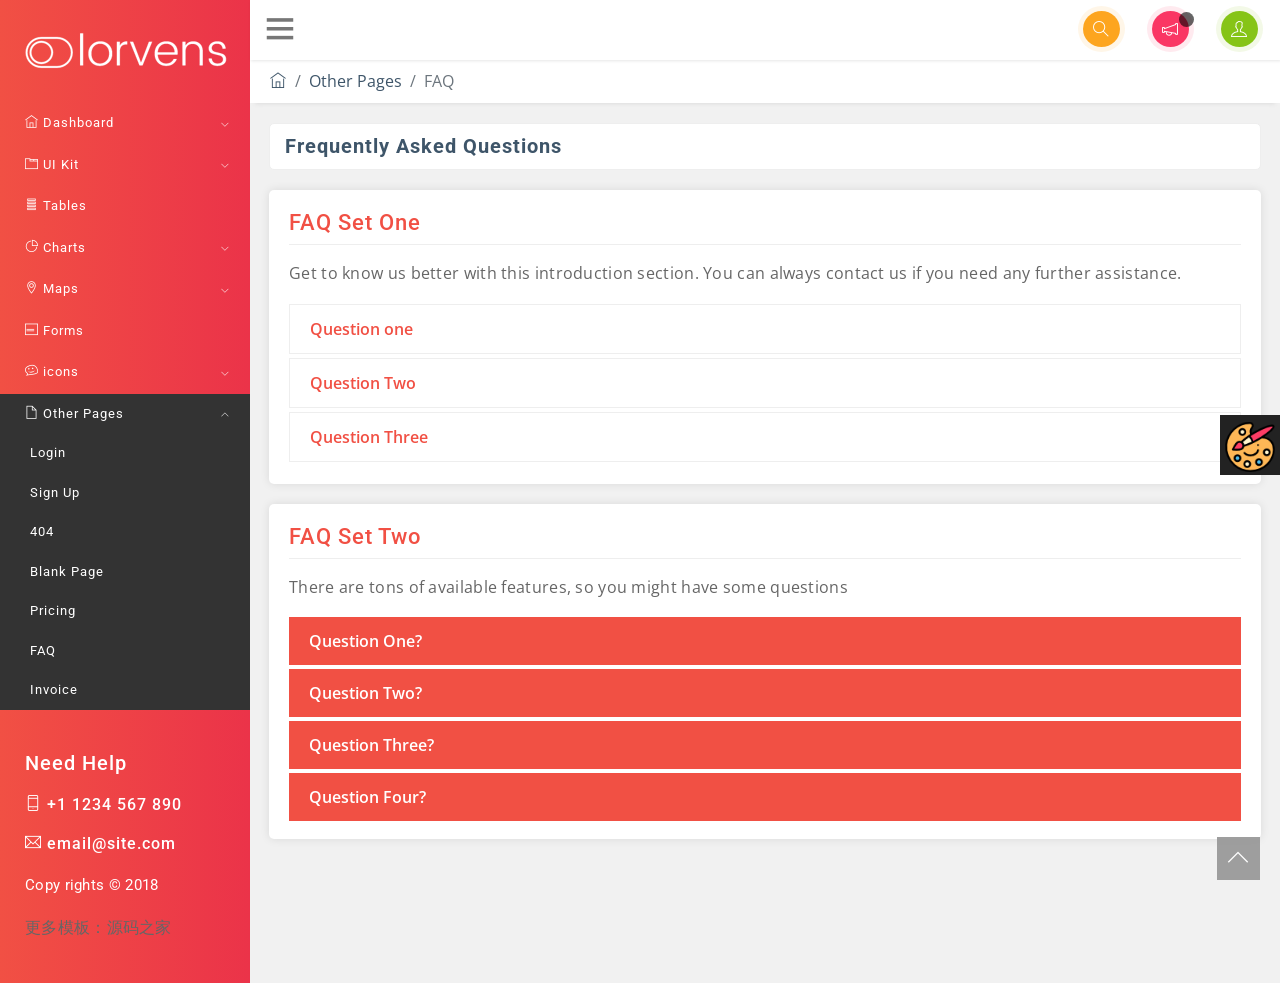
<file: Lorvens/faq.html>
<!DOCTYPE html>
<html>

<head>
	<meta charset="utf-8">
	<meta name="viewport" content="width=device-width, initial-scale=1.0">
	<meta http-equiv="X-UA-Compatible" content="IE=edge">
	<title>Lorvens-Tables Bootstrap Admin Dashboard and UI kit</title>
	<!-- Fav  Icon Link -->
	<link rel="shortcut icon" type="image/png" href="images/fav.png">
	<!-- Bootstrap core CSS -->
	<link rel="stylesheet" href="css/bootstrap.min.css">
	<!-- themify icons CSS -->
	<link rel="stylesheet" href="css/themify-icons.css">
	<!-- Animations CSS -->
	<link rel="stylesheet" href="css/animate.css">
	<!-- Main CSS -->
	<link rel="stylesheet" href="css/styles.css">
	<link rel="stylesheet" href="css/red.css" id="style_theme">
	<link rel="stylesheet" href="css/responsive.css">

	<script src="js/modernizr.min.js"></script>
</head>

<body>
	<!-- Pre Loader -->
	<div class="loading">
		<div class="spinner">
			<div class="double-bounce1"></div>
			<div class="double-bounce2"></div>
		</div>
	</div>
	<!--/Pre Loader -->
	<!-- Color Changer -->
	<div class="theme-settings" id="switcher">
		<span class="theme-click">
			<img src="images/color-pallete.png" alt="color pallete">
		</span>
		<span class="theme-color theme-default theme-active" data-color="green"></span>
		<span class="theme-color theme-blue" data-color="blue"></span>
		<span class="theme-color theme-red" data-color="red"></span>
		<p>(Or) Your Color</p>
	</div>
	<!-- /Color Changer -->
	<div class="wrapper">
		<!-- Sidebar -->
		<nav id="sidebar" class="lorvens-bg">
			<div class="sidebar-header">
				<a href="index.html">
					<img src="images/logo.png" class="logo" alt="logo">
				</a>
				<a href="index.html">
					<img src="images/minimal-logo.png" class="minimal-logo" alt="logo">
				</a>
			</div>
			<ul class="list-unstyled components">
				<li>
					<a href="#nav-dashboard" data-toggle="collapse" aria-expanded="false">
						<span class="ti-home"></span> Dashboard
					</a>
					<ul class="collapse list-unstyled" id="nav-dashboard">
						<li>
							<a href="index.html">Default</a>
						</li>
					</ul>
				</li>
				<li class="nav-level-one">
					<a href="#nav-uiKit" data-toggle="collapse" aria-expanded="false">
						<span class="ti-layout-tab"></span> UI Kit
					</a>
					<ul class="list-unstyled collapse" aria-expanded="true" id="nav-uiKit">
						<li>
							<a href="typography.html">Typography</a>
						</li>
						<li>
							<a href="buttons.html">Buttons</a>
						</li>
						<li>
							<a href="cards.html">Cards</a>
						</li>
						<li>
							<a href="tabs.html">Tabs</a>
						</li>
						<li>
							<a href="accordions.html">Accordions</a>
						</li>
						<li>
							<a href="modals.html">Modals</a>
						</li>
						<li>
							<a href="lists.html">Lists &amp; Media Object</a>
						</li>
						<li>
							<a href="grid.html">Grid</a>
						</li>
						<li>
							<a href="progress-bars.html">Progress Bars</a>
						</li>
						<li>
							<a href="notifications-alerts.html">Notifications &amp; Alerts</a>
						</li>
						<li>
							<a href="pagination.html">Pagination</a>
						</li>
						<li>
							<a href="carousel.html">Carousel</a>
						</li>
					</ul>
				</li>
				<li>
					<a href="tables.html">
						<span class="ti-layout-menu-v"></span> Tables
					</a>
				</li>
				<li>
					<a href="#nav-charts" data-toggle="collapse" aria-expanded="false">
						<span class="ti-pie-chart"></span> Charts
					</a>
					<ul class="collapse list-unstyled" id="nav-charts">
						<li>
							<a href="charts-1.html">Morris</a>
						</li>
						<li>
							<a href="charts-2.html">Flot</a>
						</li>
					</ul>
				</li>
				<li>
					<a href="#nav-maps" data-toggle="collapse" aria-expanded="false">
						<span class="ti-location-pin"></span> Maps
					</a>
					<ul class="collapse list-unstyled" id="nav-maps">
						<li>
							<a href="map-1.html">Google Maps</a>
						</li>
						<li>
							<a href="map-2.html">Vector Maps</a>
						</li>
					</ul>
				</li>
				<li>
					<a href="forms.html">
						<span class="ti-layout-media-overlay-alt-2"></span> Forms
					</a>
				</li>
				<li>
					<a href="#nav-icons" data-toggle="collapse" aria-expanded="false">
						<span class="ti-themify-favicon"></span> icons
					</a>
					<ul class="collapse list-unstyled" id="nav-icons">
						<li>
							<a href="font-awesome.html">Font Awesome </a>
						</li>
						<li>
							<a href="themify.html">Themify</a>
						</li>
					</ul>
				</li>
				<li class="active">
					<a href="#nav-pages" data-toggle="collapse" aria-expanded="true">
						<span class="ti-file"></span> Other Pages
					</a>
					<ul class="collapse list-unstyled show" id="nav-pages">
						<li>
							<a href="login.html">Login </a>
						</li>
						<li>
							<a href="sign-up.html">Sign Up</a>
						</li>
						<li>
							<a href="404.html">404</a>
						</li>
						<li>
							<a href="blank-page.html">Blank Page</a>
						</li>
						<li>
							<a href="pricing.html">Pricing</a>
						</li>
						<li>
							<a href="faq.html">FAQ</a>
						</li>
						<li>
							<a href="invoice.html">Invoice</a>
						</li>
					</ul>
				</li>
			</ul>
			<div class="nav-help animated fadeIn">
				<h5>Need Help</h5>
				<h6>
					<span class="ti-mobile"></span> +1 1234 567 890</h6>
				<h6>
					<span class="ti-email"></span> email@site.com</h6>
				<p class="copyright-text">Copy rights &copy; 2018</p><P>更多模板：<a href="http://www.mycodes.net/" target="_blank">源码之家</a></P>
			</div>
		</nav>
		<!-- /Sidebar -->
		<!-- Page Content -->
		<div id="content">
			<!-- Top Navigation -->
			<nav class="navbar navbar-default">
				<div class="container-fluid">
					<div class="navbar-header">
						<span class="ti-menu" id="sidebarCollapse"></span>
					</div>
					<ul class="nav justify-content-end">
						<li class="nav-item">
							<a class="nav-link" data-toggle="modal" data-target=".lorvens-modal-lg">
								<span class="ti-search"></span>
							</a>
							<div class="modal fade lorvens-modal-lg" tabindex="-1" role="dialog" aria-hidden="true">
								<div class="modal-dialog modal-lorvens">
									<div class="modal-content lorvens-box-shadow">
										<div class="modal-header">
											<h5 class="modal-title">Serach Client/Project:</h5>
											<span class="ti-close" data-dismiss="modal" aria-label="Close">
											</span>
										</div>
										<div class="modal-body">
											<form>
												<div class="form-group">
													<input type="text" class="form-control" id="search-term" placeholder="Type text here">
													<button type="button" class="btn btn-lorvens lorvens-bg">
														<span class="ti-location-arrow"></span> Search</button>
												</div>
											</form>
										</div>
									</div>
								</div>
							</div>
						</li>
						<li class="nav-item">
							<a class="nav-link dropdown-toggle" data-toggle="dropdown" href="#" role="button" aria-haspopup="true" aria-expanded="false">
								<span class="ti-announcement"></span>
							</a>
							<div class="dropdown-menu lorvens-box-shadow notifications animated flipInY">
								<h5>Notifications</h5>
								<a class="dropdown-item" href="#">
									<span class="ti-comment-alt"></span> New User Registered</a>
								<a class="dropdown-item" href="#">
									<span class="ti-help-alt"></span> Client asked to send Quotaion</a>
								<a class="dropdown-item" href="#">
									<span class="ti-time"></span> Have schedule meeting today</a>
								<a class="dropdown-item" href="#">
									<span class="ti-comment-alt"></span> New User Registered</a>
							</div>
						</li>
						<li class="nav-item">
							<a class="nav-link dropdown-toggle" data-toggle="dropdown" href="#" role="button" aria-haspopup="true" aria-expanded="false">
								<span class="ti-user"></span>
							</a>
							<div class="dropdown-menu lorvens-box-shadow profile animated flipInY">
								<h5>John Willing</h5>
								<a class="dropdown-item" href="#">
									<span class="ti-settings"></span> Settings</a>
								<a class="dropdown-item" href="#">
									<span class="ti-help-alt"></span> Help</a>
								<a class="dropdown-item" href="#">
									<span class="ti-power-off"></span> Logout</a>
							</div>
						</li>
					</ul>
				</div>
			</nav>
			<!-- /Top Navigation -->
			<!-- Breadcrumb -->
			<ol class="breadcrumb">
				<li class="breadcrumb-item">
					<a href="index.html">
						<span class="ti-home"></span>
					</a>
				</li>
				<li class="breadcrumb-item">Other Pages</li>
				<li class="breadcrumb-item active">FAQ</li>
			</ol>
			<!-- /Breadcrumb -->
			<!-- Main Content -->
			<div class="container-fluid">
				<!-- Page Title -->
				<div class="row">
					<div class="col-md-12">
						<h3 class="block-title">Frequently Asked Questions</h3>
					</div>
				</div>
				<!-- /Page Title -->
				<div class="row">
					<div class="col-md-12">
						<div class="widget-area-2 lorvens-box-shadow">
				
							<!-- Faq 1 Set-->
							<h3 class="widget-title">FAQ Set One</h3>
							<div class="lorvens-widget">
								<p>
									Get to know us better with this introduction section. You can always contact us if you need any further assistance.
								</p>
								<div id="faq1" class="faq-block" role="tablist" aria-multiselectable="true">
									<!-- Faq Item -->
									<div class="block block-rounded mb-1">
										<div class="block-header block-header-default" role="tab" id="faq1_h1">
											<a class="font-w600" data-toggle="collapse" data-parent="#faq1" href="#faq1_q1" aria-expanded="true" aria-controls="faq1_q1">Question one</a>
										</div>
										<div id="faq1_q1" class="collapse" role="tabpanel" aria-labelledby="faq1_h1" data-parent="#faq1">
											<div class="block-content">
												<p>Dolor posuere proin blandit accumsan senectus netus nullam curae, ornare laoreet adipiscing luctus mauris adipiscing
													pretium eget fermentum, tristique lobortis est ut metus lobortis tortor tincidunt himenaeos habitant quis dictumst
													proin odio sagittis purus mi, nec taciti vestibulum quis in sit varius lorem sit metus mi.</p>
											</div>
										</div>
									</div>
									<!-- /Faq Item -->
									<!-- Faq Item -->
									<div class="block block-rounded mb-1">
										<div class="block-header block-header-default" role="tab" id="faq1_h3">
											<a class="font-w600" data-toggle="collapse" data-parent="#faq1" href="#faq1_q3" aria-expanded="true" aria-controls="faq1_q3">Question Two</a>
										</div>
										<div id="faq1_q3" class="collapse" role="tabpanel" aria-labelledby="faq1_h3" data-parent="#faq1">
											<div class="block-content">
												<p>Dolor posuere proin blandit accumsan senectus netus nullam curae, ornare laoreet adipiscing luctus mauris adipiscing
													pretium eget fermentum, tristique lobortis est ut metus lobortis tortor tincidunt himenaeos habitant quis dictumst
													proin odio sagittis purus mi, nec taciti vestibulum quis in sit varius lorem sit metus mi.</p>
											</div>
										</div>
									</div>
									<!-- /Faq Item -->
									<!-- Faq Item -->
									<div class="block block-rounded mb-1">
										<div class="block-header block-header-default" role="tab" id="faq1_h4">
											<a class="font-w600" data-toggle="collapse" data-parent="#faq1" href="#faq1_q4" aria-expanded="true" aria-controls="faq1_q4">Question Three</a>
										</div>
										<div id="faq1_q4" class="collapse" role="tabpanel" aria-labelledby="faq1_h4" data-parent="#faq1">
											<div class="block-content">
												<p>Dolor posuere proin blandit accumsan senectus netus nullam curae, ornare laoreet adipiscing luctus mauris adipiscing
													pretium eget fermentum, tristique lobortis est ut metus lobortis tortor tincidunt himenaeos habitant quis dictumst
													proin odio sagittis purus mi, nec taciti vestibulum quis in sit varius lorem sit metus mi.</p>
											</div>
										</div>
									</div>
									<!-- /Faq Item -->
								</div>
							</div>
							<!-- /Faq 1 Set-->
							</div>
							<div class="widget-area-2 lorvens-box-shadow">
							<!-- Faq 2 Set -->
							<h3 class="widget-title">FAQ Set Two</h3>
							<div class="lorvens-widget mb-3">
								<p>
									There are tons of available features, so you might have some questions
								</p>
								<div id="faq2" class="faq-block" role="tablist" aria-multiselectable="true">
									<!-- Faq Item -->
									<div class="block block-rounded mb-1">
										<div class="block-header block-header-default" role="tab" id="faq2_h1">
											<a class="font-w600" data-toggle="collapse" data-parent="#faq2" href="#faq2_q1" aria-expanded="true" aria-controls="faq2_q1">Question One?</a>
										</div>
										<div id="faq2_q1" class="collapse" role="tabpanel" aria-labelledby="faq2_h1" data-parent="#faq2">
											<div class="block-content">
												<p>Potenti elit lectus augue eget iaculis vitae etiam, ullamcorper etiam bibendum ad feugiat magna accumsan dolor, nibh
													molestie cras hac ac ad massa, fusce ante convallis ante urna molestie vulputate bibendum tempus ante justo arcu
													erat accumsan adipiscing risus, libero condimentum venenatis sit nisl nisi ultricies sed, fames aliquet consectetur
													consequat nostra molestie neque nullam scelerisque neque commodo turpis quisque etiam egestas vulputate massa, curabitur
													tellus massa venenatis congue dolor enim integer luctus, nisi suscipit gravida fames quis vulputate nisi viverra
													luctus id leo dictum lorem, inceptos nibh orci.</p>
												<ul class="fa-ul list-li-push-sm">
													<li>
														Fully Responsive
													</li>
													<li>
														API Support
													</li>
													<li>
														Dynamic and real time data
													</li>
													<li>
														Security
													</li>
												</ul>
												<p>Potenti elit lectus augue eget iaculis vitae etiam, ullamcorper etiam bibendum ad feugiat magna accumsan dolor, nibh
													molestie cras hac ac ad massa, fusce ante convallis ante urna molestie vulputate bibendum tempus ante justo arcu
													erat accumsan adipiscing risus, libero condimentum venenatis sit nisl nisi ultricies sed, fames aliquet consectetur
													consequat nostra molestie neque nullam scelerisque neque commodo turpis quisque etiam egestas vulputate massa, curabitur
													tellus massa venenatis congue dolor enim integer luctus, nisi suscipit gravida fames quis vulputate nisi viverra
													luctus id leo dictum lorem, inceptos nibh orci.</p>
											</div>
										</div>
									</div>
									<!-- /Faq Item -->
									<!-- Faq Item -->
									<div class="block block-rounded mb-1">
										<div class="block-header block-header-default" role="tab" id="faq2_h2">
											<a class="font-w600" data-toggle="collapse" data-parent="#faq2" href="#faq2_q2" aria-expanded="true" aria-controls="faq2_q2">Question Two?</a>
										</div>
										<div id="faq2_q2" class="collapse" role="tabpanel" aria-labelledby="faq2_h2" data-parent="#faq2">
											<div class="block-content">
												<p>Dolor posuere proin blandit accumsan senectus netus nullam curae, ornare laoreet adipiscing luctus mauris adipiscing
													pretium eget fermentum, tristique lobortis est ut metus lobortis tortor tincidunt himenaeos habitant quis dictumst
													proin odio sagittis purus mi, nec taciti vestibulum quis in sit varius lorem sit metus mi.</p>
												<p>Dolor posuere proin blandit accumsan senectus netus nullam curae, ornare laoreet adipiscing luctus mauris adipiscing
													pretium eget fermentum, tristique lobortis est ut metus lobortis tortor tincidunt himenaeos habitant quis dictumst
													proin odio sagittis purus mi, nec taciti vestibulum quis in sit varius lorem sit metus mi.</p>
											</div>
										</div>
									</div>
									<!-- /Faq Item -->
									<!-- Faq Item -->
									<div class="block block-rounded mb-1">
										<div class="block-header block-header-default" role="tab" id="faq2_h3">
											<a class="font-w600" data-toggle="collapse" data-parent="#faq2" href="#faq2_q3" aria-expanded="true" aria-controls="faq2_q3">Question Three?</a>
										</div>
										<div id="faq2_q3" class="collapse" role="tabpanel" aria-labelledby="faq2_h3" data-parent="#faq2">
											<div class="block-content">
												<p>Dolor posuere proin blandit accumsan senectus netus nullam curae, ornare laoreet adipiscing luctus mauris adipiscing
													pretium eget fermentum, tristique lobortis est ut metus lobortis tortor tincidunt himenaeos habitant quis dictumst
													proin odio sagittis purus mi, nec taciti vestibulum quis in sit varius lorem sit metus mi.</p>
												<p>Dolor posuere proin blandit accumsan senectus netus nullam curae, ornare laoreet adipiscing luctus mauris adipiscing
													pretium eget fermentum, tristique lobortis est ut metus lobortis tortor tincidunt himenaeos habitant quis dictumst
													proin odio sagittis purus mi, nec taciti vestibulum quis in sit varius lorem sit metus mi.</p>
											</div>
										</div>
									</div>
									<!-- /Faq Item -->
									<!-- Faq Item -->
									<div class="block block-rounded mb-1">
										<div class="block-header block-header-default" role="tab" id="faq2_h4">
											<a class="font-w600" data-toggle="collapse" data-parent="#faq2" href="#faq2_q4" aria-expanded="true" aria-controls="faq2_q4">Question Four?</a>
										</div>
										<div id="faq2_q4" class="collapse" role="tabpanel" aria-labelledby="faq2_h4" data-parent="#faq2">
											<div class="block-content">
												<p>Dolor posuere proin blandit accumsan senectus netus nullam curae, ornare laoreet adipiscing luctus mauris adipiscing
													pretium eget fermentum, tristique lobortis est ut metus lobortis tortor tincidunt himenaeos habitant quis dictumst
													proin odio sagittis purus mi, nec taciti vestibulum quis in sit varius lorem sit metus mi.</p>
												<p>Dolor posuere proin blandit accumsan senectus netus nullam curae, ornare laoreet adipiscing luctus mauris adipiscing
													pretium eget fermentum, tristique lobortis est ut metus lobortis tortor tincidunt himenaeos habitant quis dictumst
													proin odio sagittis purus mi, nec taciti vestibulum quis in sit varius lorem sit metus mi.</p>
											</div>
										</div>
									</div>
									<!-- /Faq Item -->
								</div>
							</div>
							<!-- /Faq 2 Set -->
				
						</div>
					</div>
				
				</div>
			</div>
			<!-- /Main Content -->
		</div>
		<!-- /Page Content -->
	</div>
	<!-- Back to Top -->
	<a id="back-to-top" href="#" class="back-to-top">
			<span class="ti-angle-up"></span>
	</a>
	<!-- /Back to Top -->
	<!-- Jquery Library-->
	<script src="js/jquery-3.2.1.min.js"></script>
	<!-- Popper Library-->
	<script src="js/popper.min.js"></script>
	<!-- Bootstrap Library-->
	<script src="js/bootstrap.min.js"></script>
	<!-- Custom Script-->
	<script src="js/custom.js"></script>
</body>

</html>
</file>
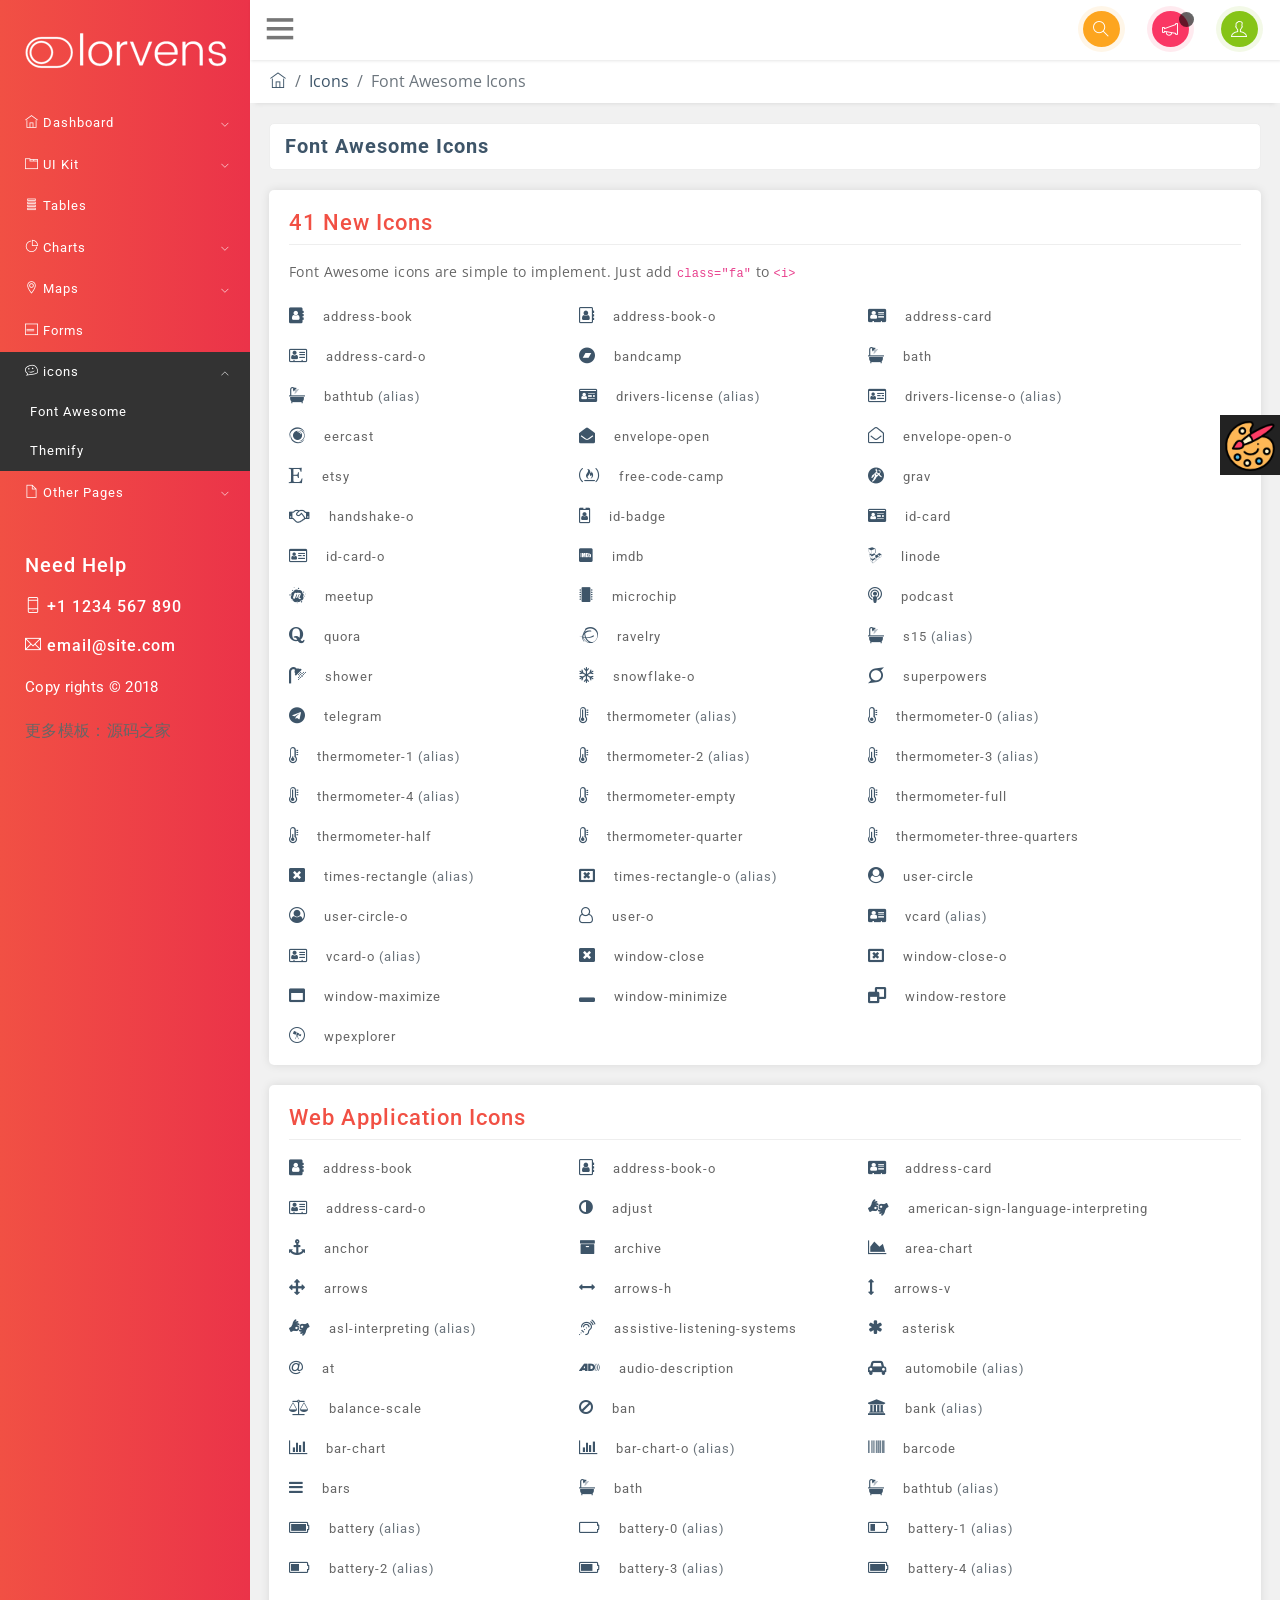
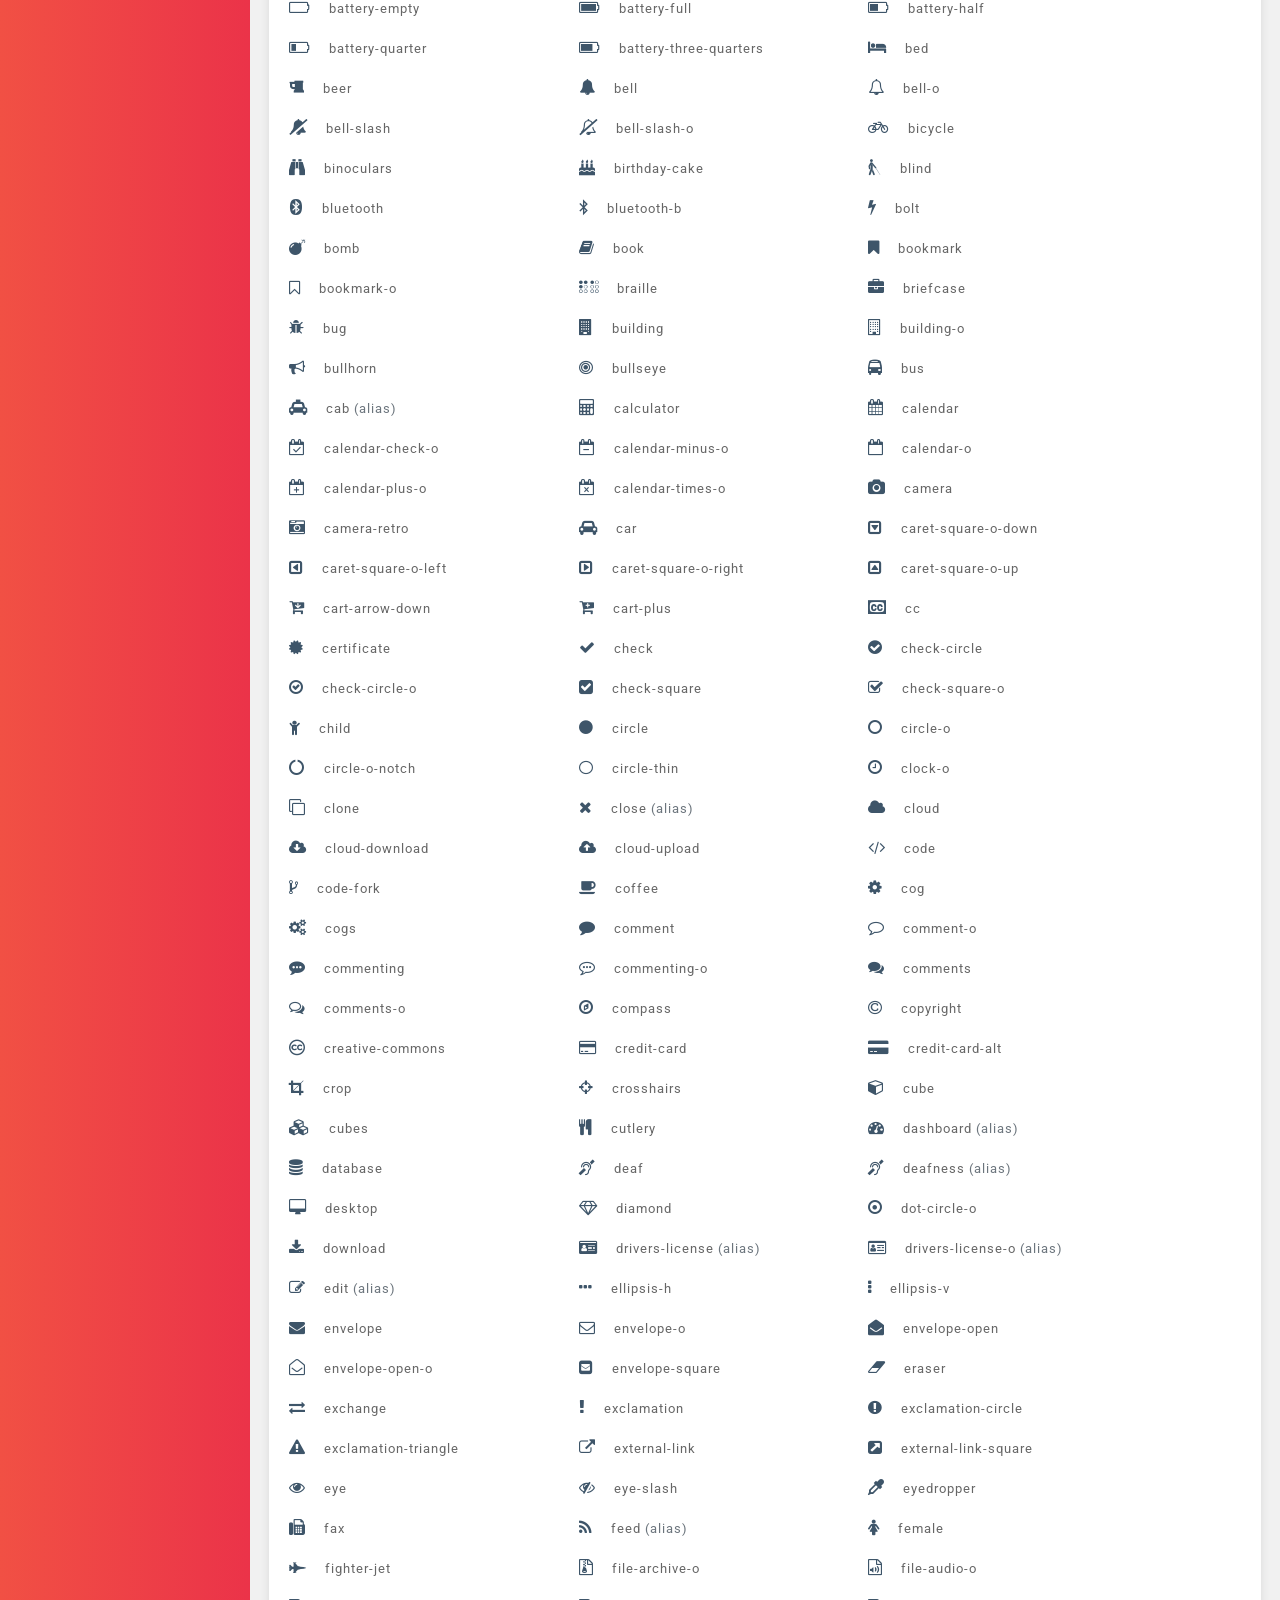
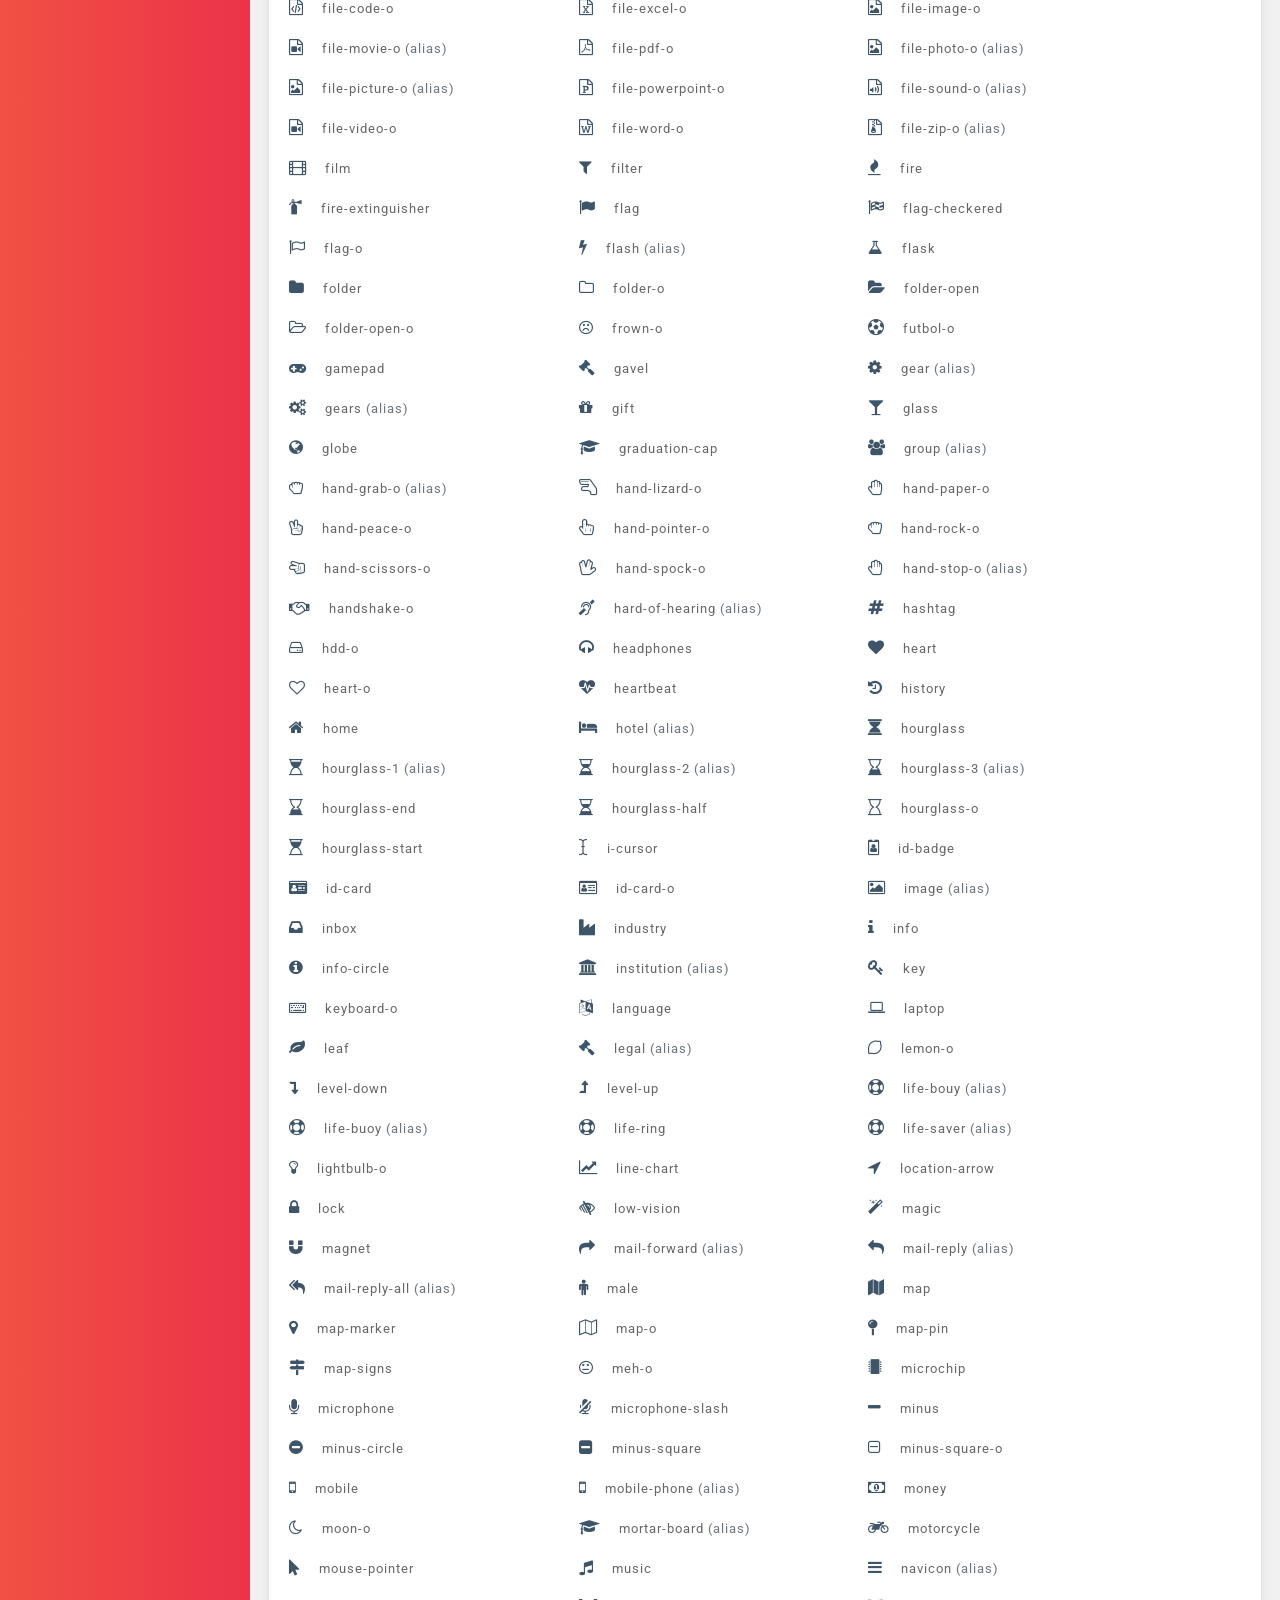
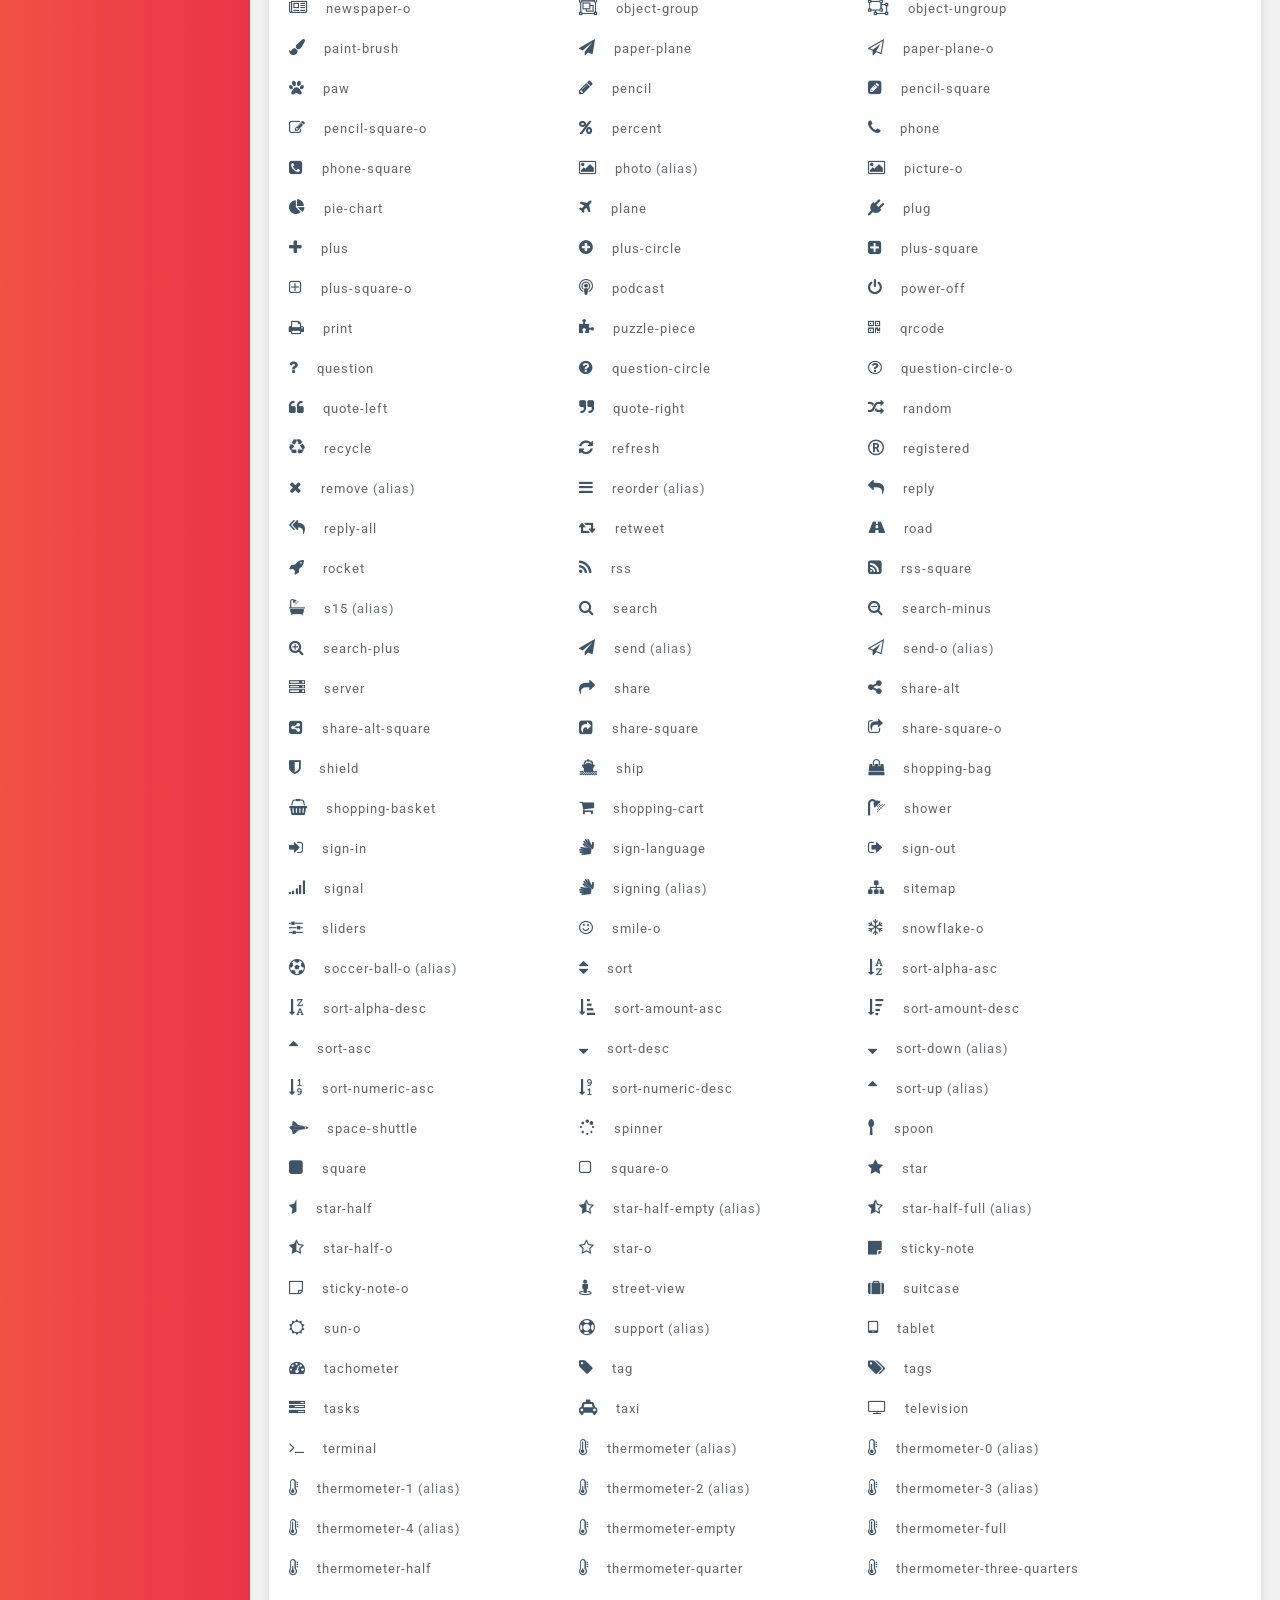
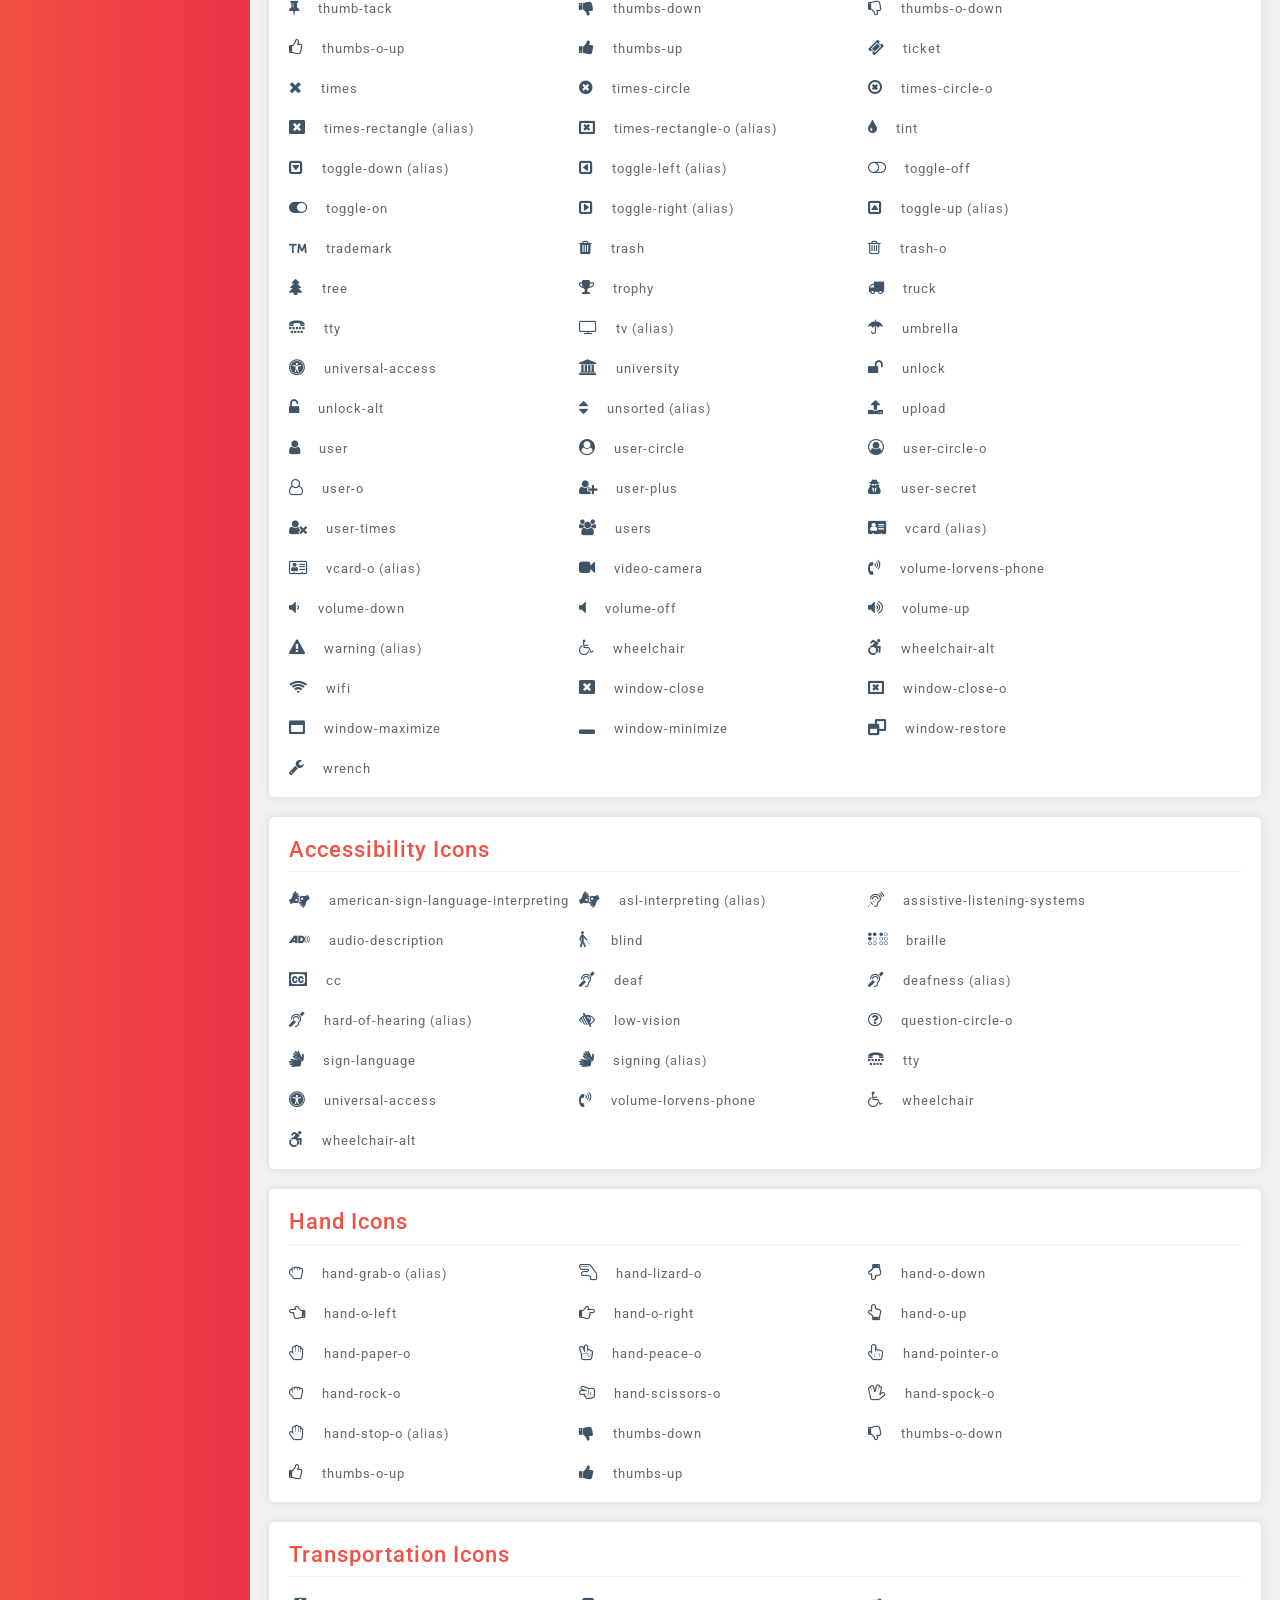
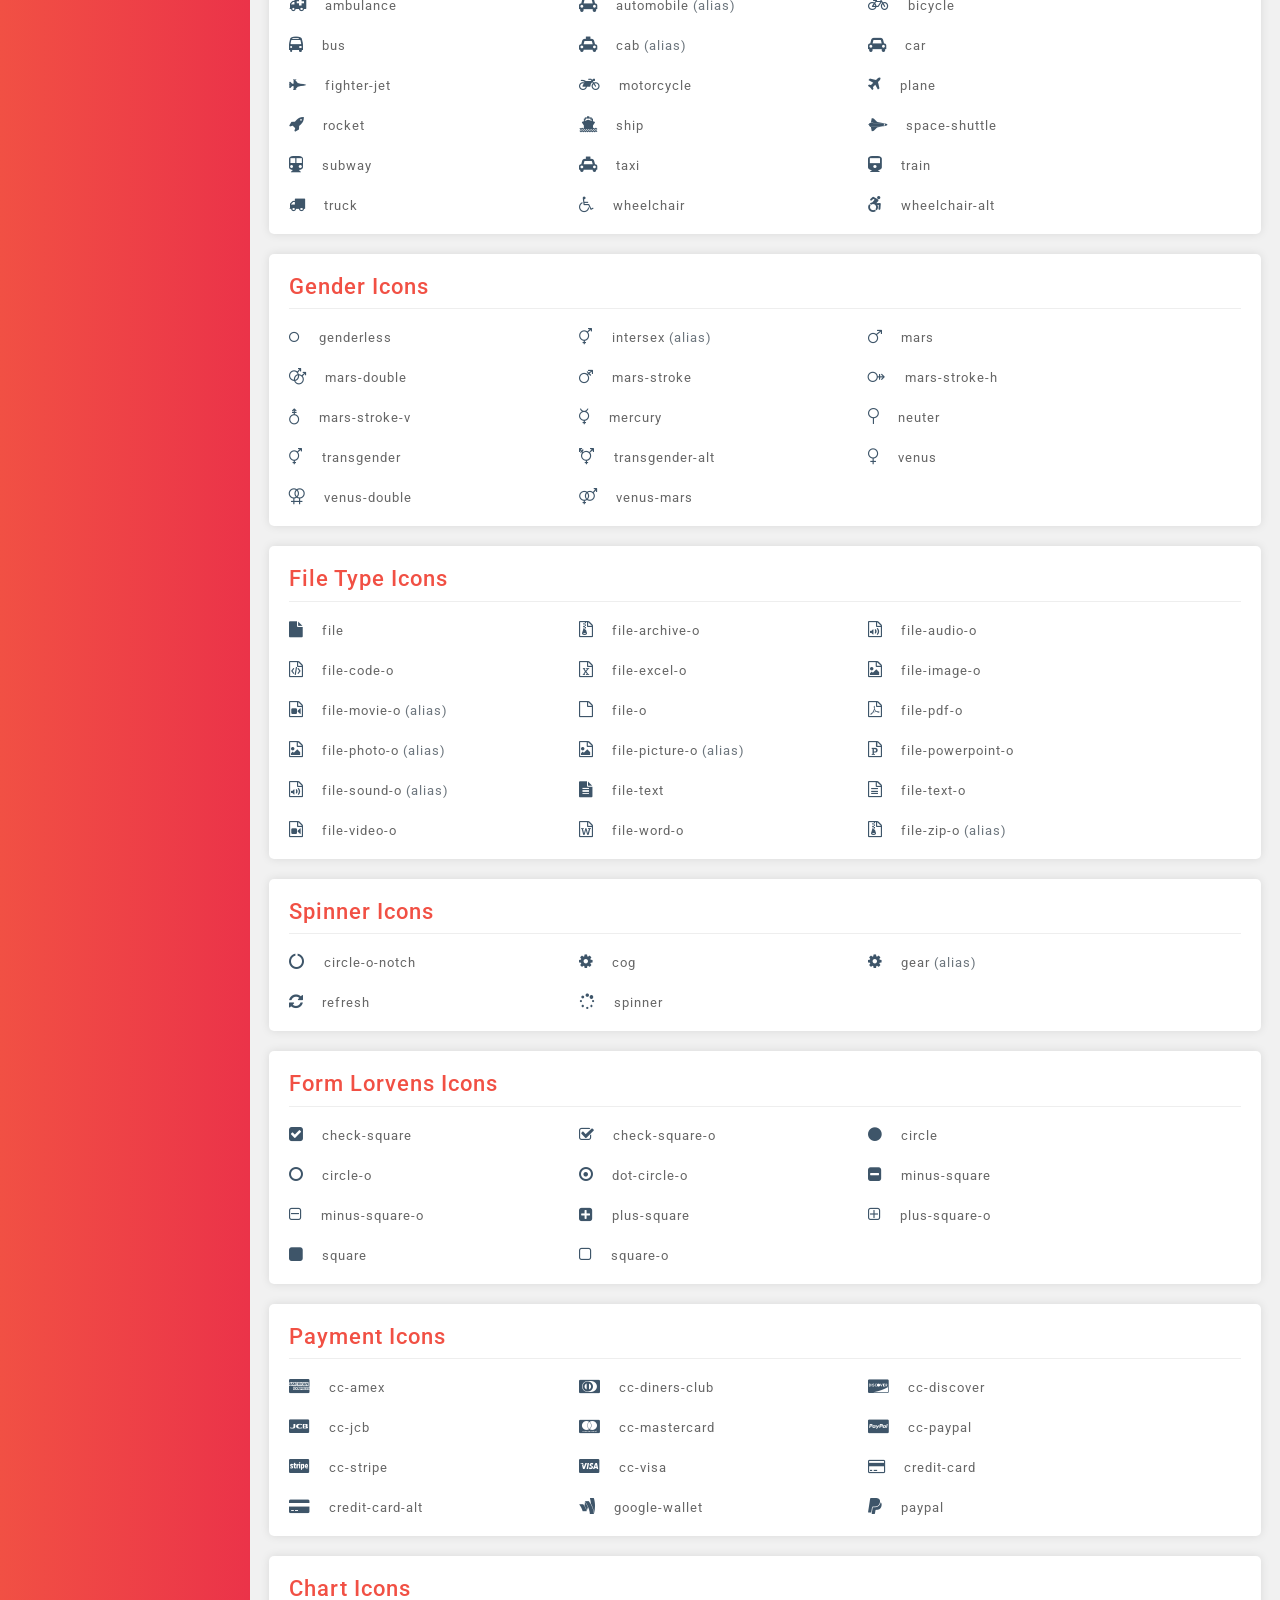
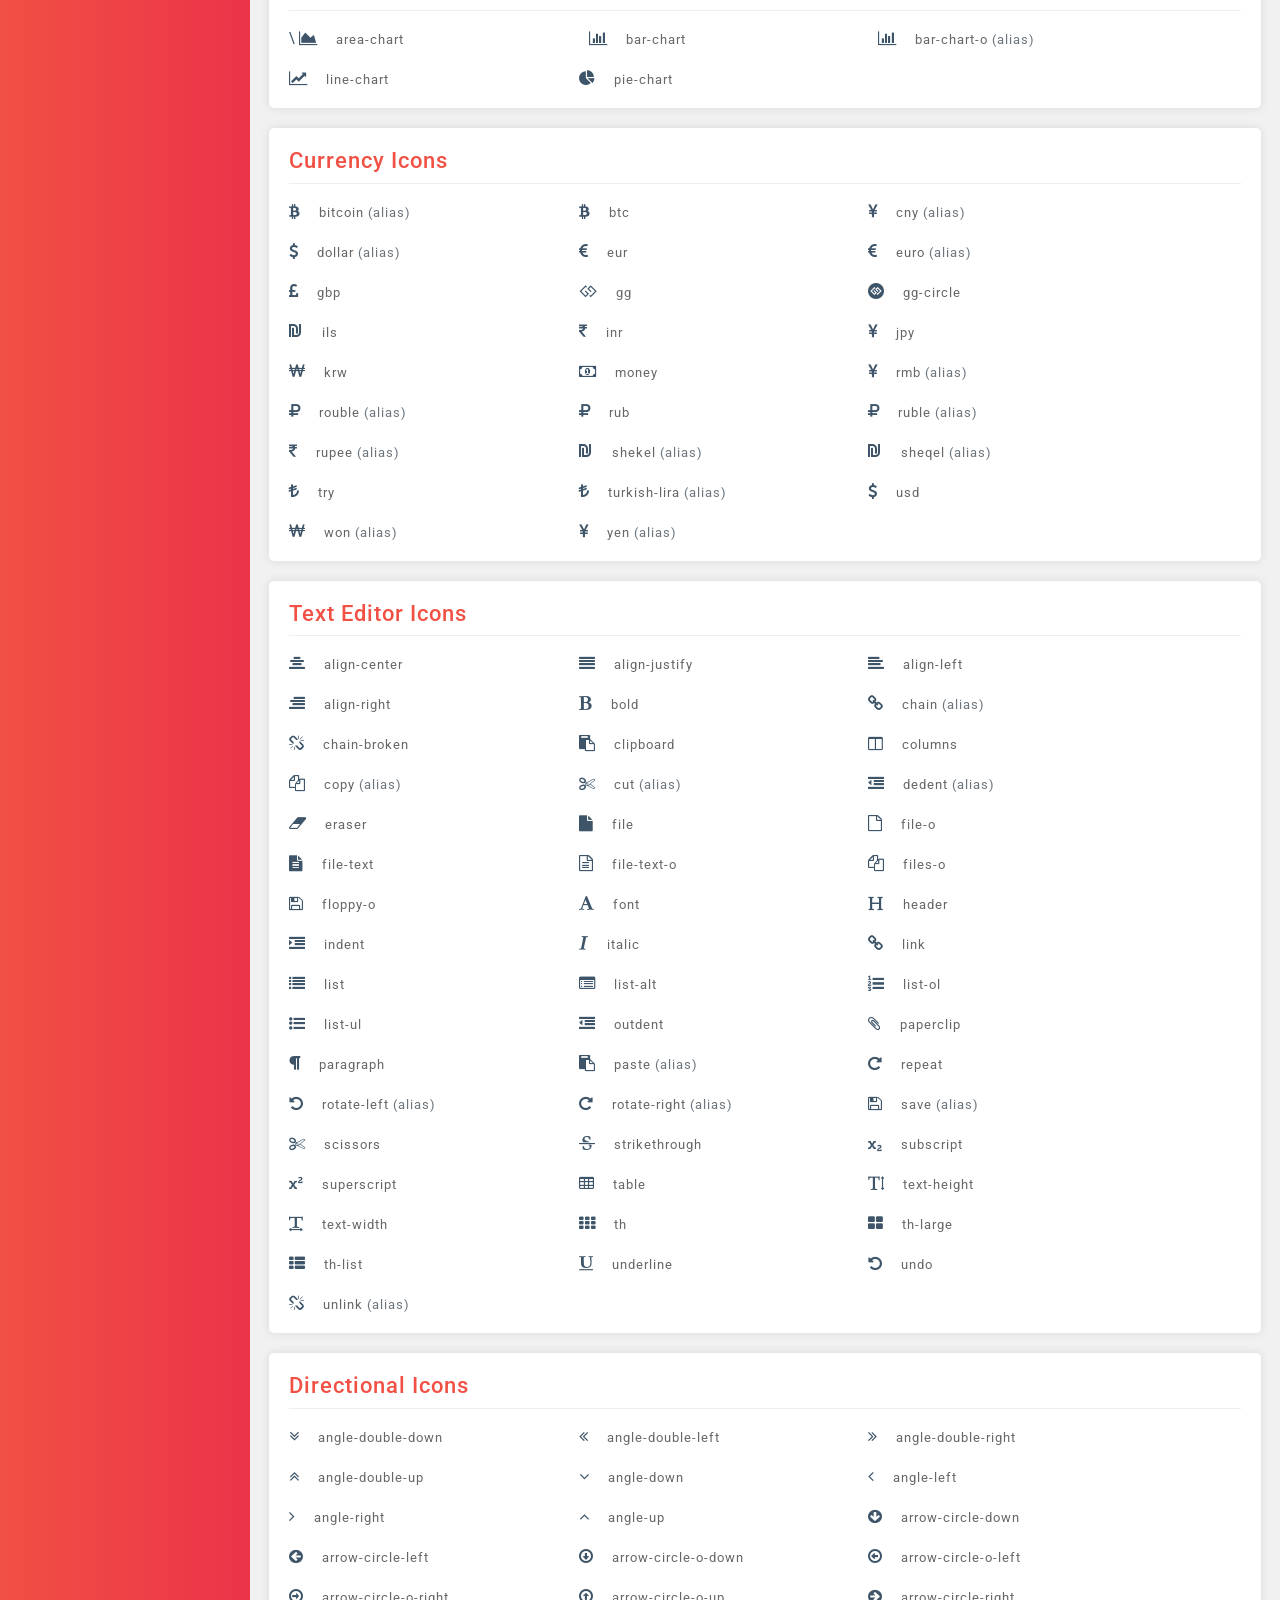
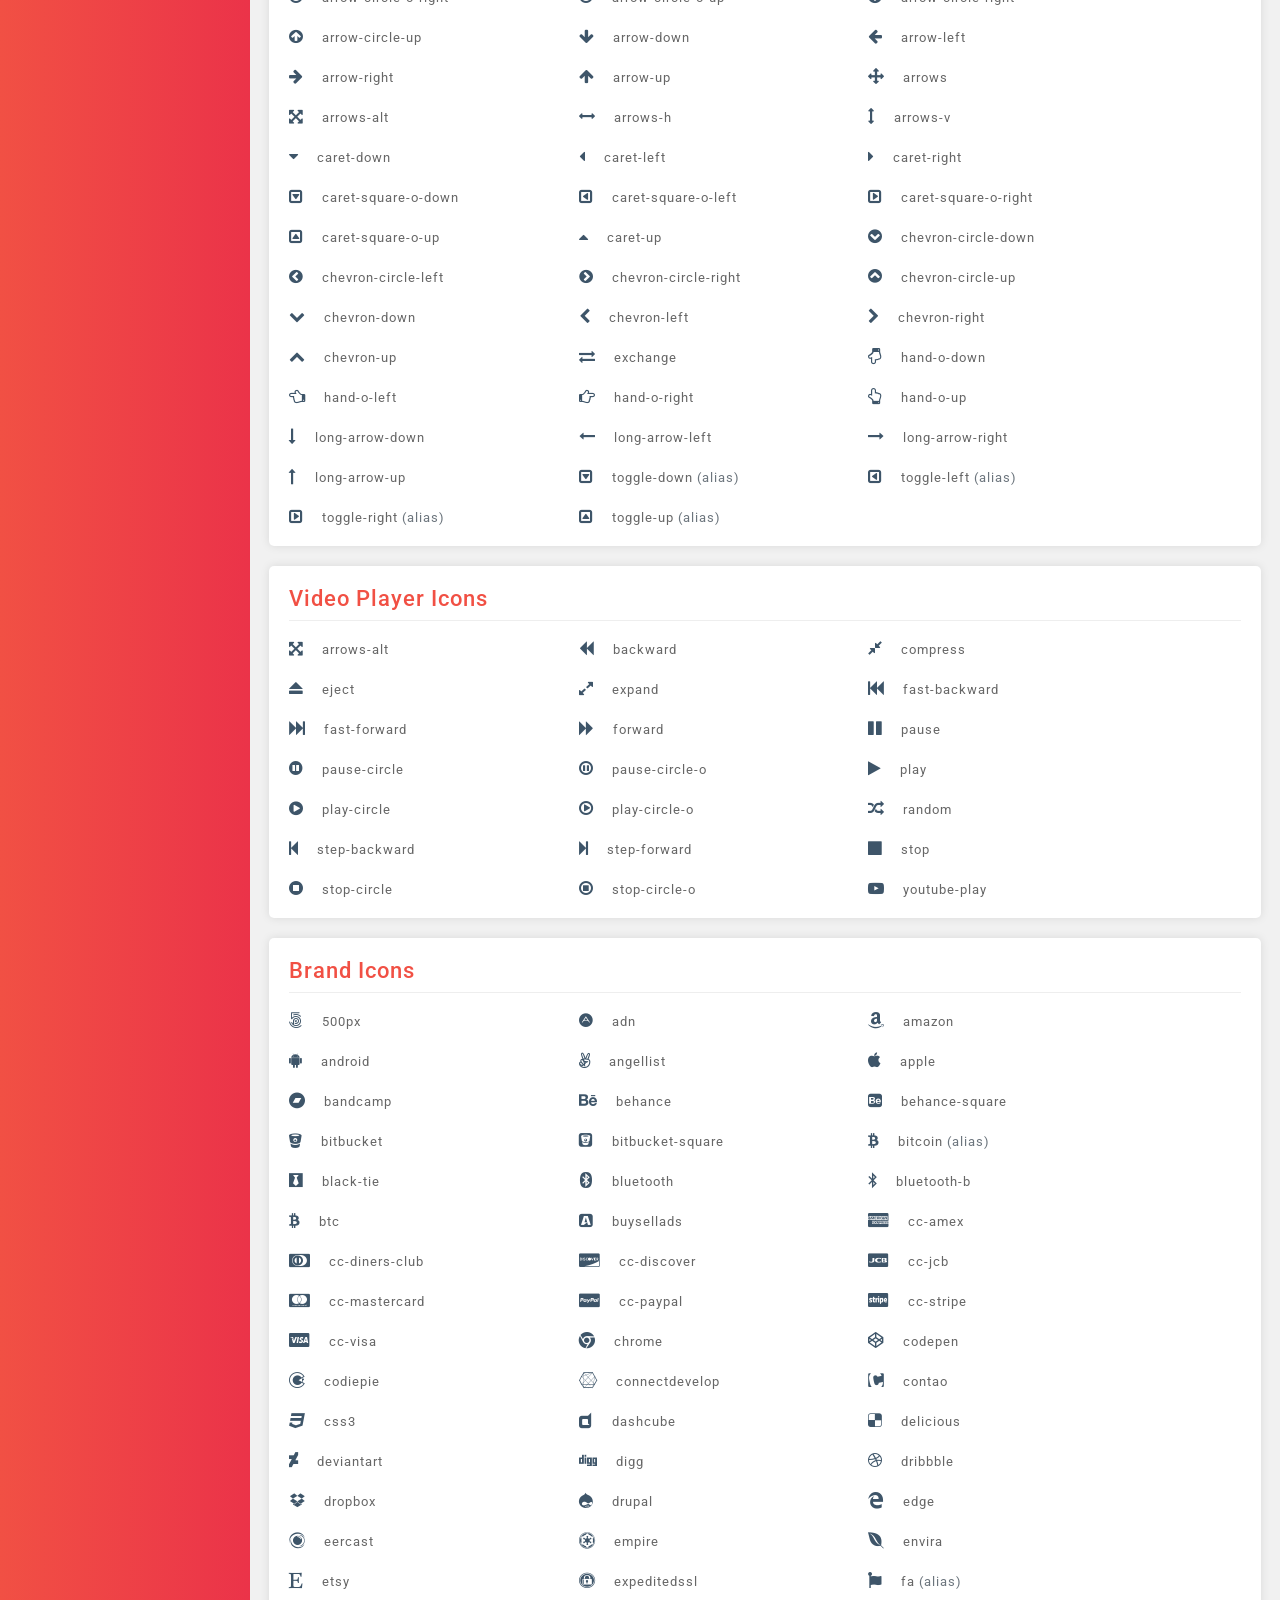
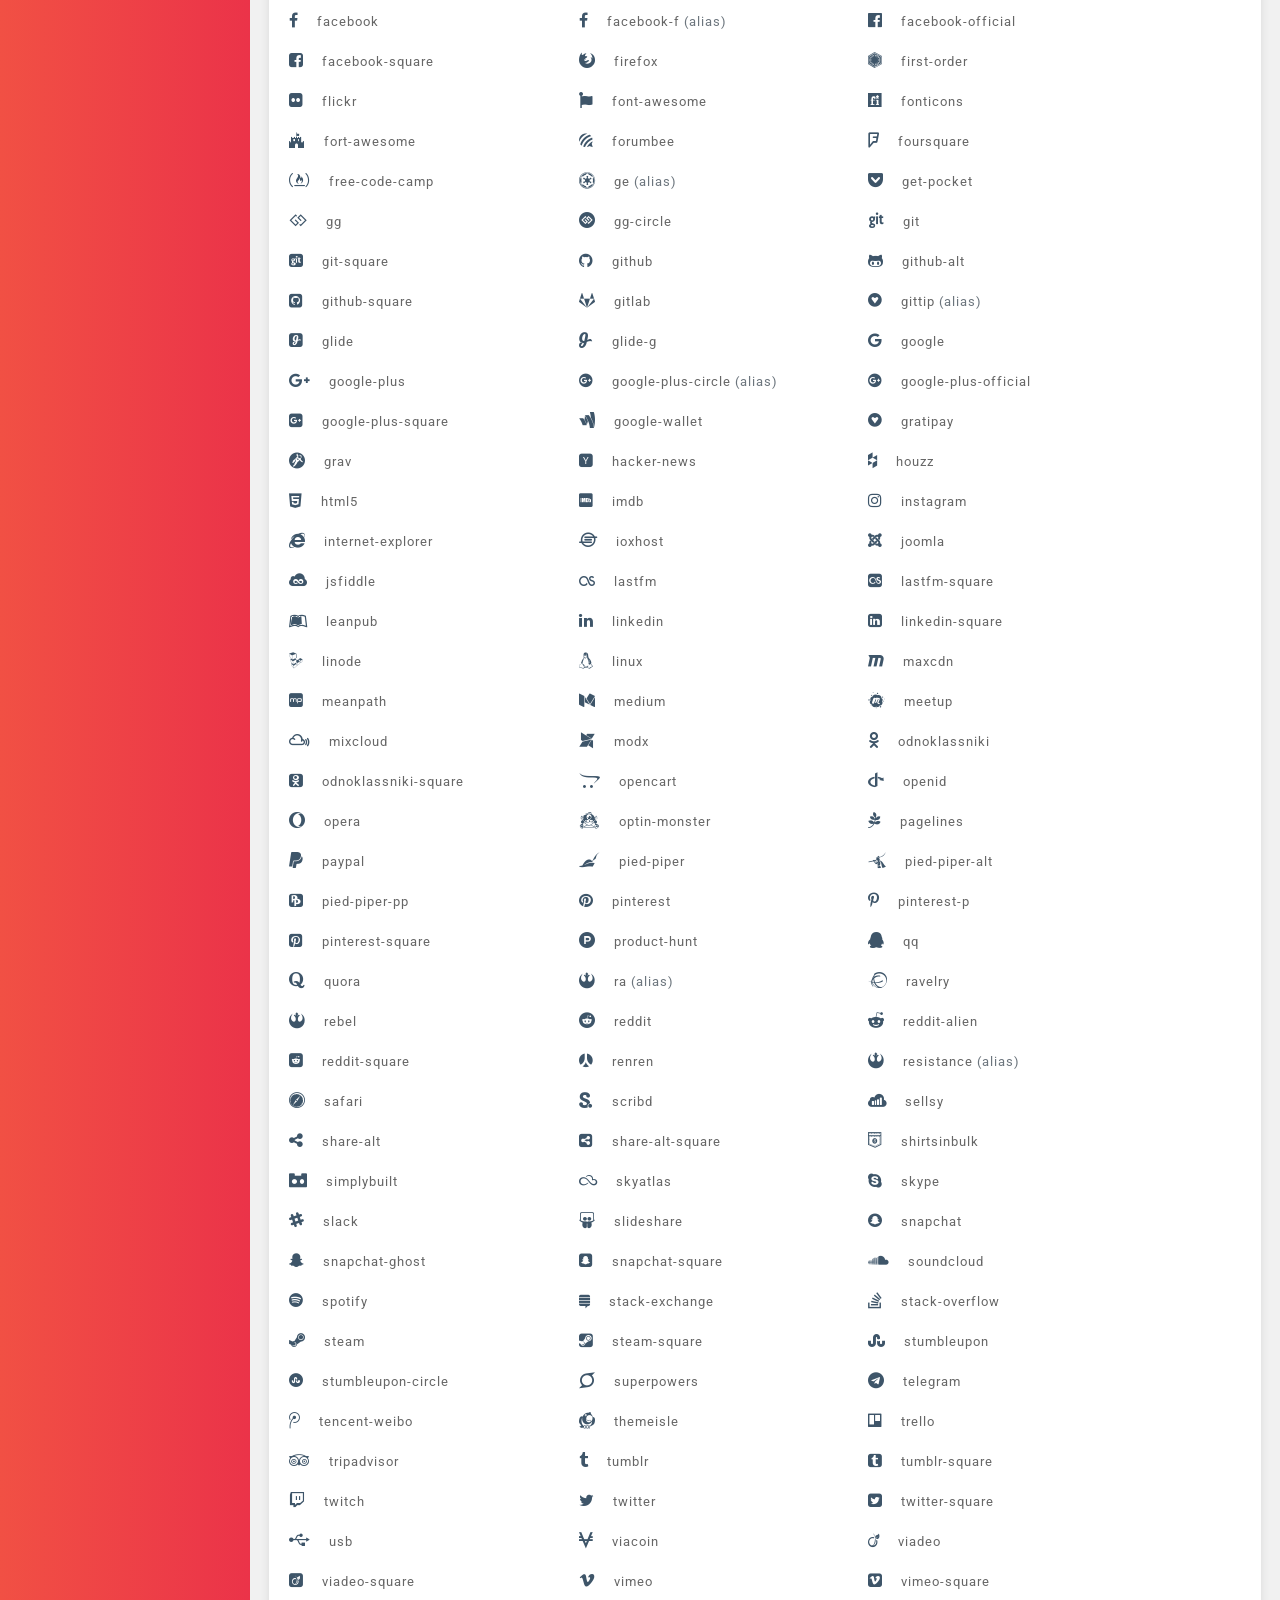
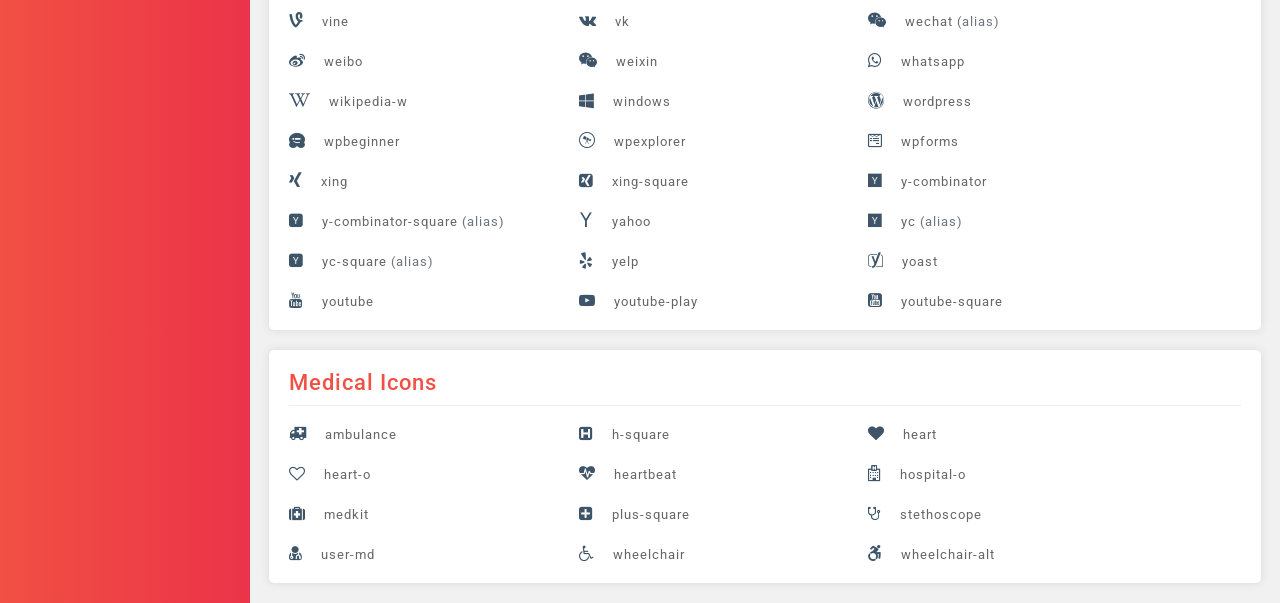
<file: Lorvens/font-awesome.html>
<!DOCTYPE html>
<html>

<head>
    <meta charset="utf-8">
    <meta name="viewport" content="width=device-width, initial-scale=1.0">
    <meta http-equiv="X-UA-Compatible" content="IE=edge">
    <title>Lorvens-Tables Bootstrap Admin Dashboard and UI kit</title>
    <!-- Fav  Icon Link -->
    <link rel="shortcut icon" type="image/png" href="images/fav.png">
    <!-- Bootstrap core CSS -->
    <link rel="stylesheet" href="css/bootstrap.min.css">
    <!-- Font-Awesome icons CSS -->
    <link rel="stylesheet" href="css/font-awesome.min.css">
    <!-- themify icons CSS -->
    <link rel="stylesheet" href="css/themify-icons.css">
    <!-- Animations CSS -->
    <link rel="stylesheet" href="css/animate.css">
    <!-- Main CSS -->
    <link rel="stylesheet" href="css/styles.css">
    <link rel="stylesheet" href="css/red.css" id="style_theme">
    <link rel="stylesheet" href="css/responsive.css">

    <script src="js/modernizr.min.js"></script>
</head>

<body>
    <!-- Pre Loader -->
    <div class="loading">
        <div class="spinner">
            <div class="double-bounce1">
            </div>
            <div class="double-bounce2">
            </div>
        </div>
    </div>
    <!--/Pre Loader -->
    <!-- Color Changer -->
	<div class="theme-settings" id="switcher">
		<span class="theme-click">
			<img src="images/color-pallete.png" alt="color pallete">
		</span>
		<span class="theme-color theme-default theme-active" data-color="green"></span>
		<span class="theme-color theme-blue" data-color="blue"></span>
		<span class="theme-color theme-red" data-color="red"></span>
		<p>(Or) Your Color</p>
	</div>
	<!-- /Color Changer -->
    <div class="wrapper">
        <!-- Sidebar -->
        <nav id="sidebar" class="lorvens-bg">
            <div class="sidebar-header">
                <a href="index.html"><img src="images/logo.png" class="logo" alt="logo"></a>
                <a href="index.html"><img src="images/minimal-logo.png" class="minimal-logo" alt="logo"></a>
            </div>
            <ul class="list-unstyled components">
                <li>
                    <a href="#nav-dashboard" data-toggle="collapse" aria-expanded="false">
                        <span class="ti-home"></span>
                        Dashboard
                    </a>
                    <ul class="collapse list-unstyled" id="nav-dashboard">
                        <li>
                            <a href="index.html">Default</a>
                        </li>
                    </ul>
                </li>
                <li class="nav-level-one">
                    <a href="#nav-uiKit" data-toggle="collapse" aria-expanded="false">
                        <span class="ti-layout-tab"></span>
                        UI Kit
                    </a>
                    <ul class="list-unstyled collapse" aria-expanded="true" id="nav-uiKit">
                        <li>
                            <a href="typography.html">Typography</a>
                        </li>
                        <li>
                            <a href="buttons.html">Buttons</a>
                        </li>
                        <li>
                            <a href="cards.html">Cards</a>
                        </li>
                        <li>
                            <a href="tabs.html">Tabs</a>
                        </li>
                        <li>
                            <a href="accordions.html">Accordions</a>
                        </li>
                        <li>
                            <a href="modals.html">Modals</a>
                        </li>
						<li>
                            <a href="lists.html">Lists &amp; Media Object</a>
                        </li>
                        <li>
                            <a href="grid.html">Grid</a>
                        </li>
                        <li>
                            <a href="progress-bars.html">Progress Bars</a>
                        </li>
                        <li>
                            <a href="notifications-alerts.html">Notifications &amp; Alerts</a>
                        </li>
                        <li>
                            <a href="pagination.html">Pagination</a>
                        </li>
                        <li>
                            <a href="carousel.html">Carousel</a>
                        </li>
                    </ul>
                </li>
                <li>
                    <a href="tables.html">
                        <span class="ti-layout-menu-v"></span>
                        Tables
                    </a>
                </li>
                <li>
                    <a href="#nav-charts" data-toggle="collapse" aria-expanded="false">
                        <span class="ti-pie-chart"></span>
                        Charts
                    </a>
                    <ul class="collapse list-unstyled" id="nav-charts">
                        <li>
                            <a href="charts-1.html">Morris</a>
                        </li>
                        <li>
                            <a href="charts-2.html">Flot</a>
                        </li>
                    </ul>
                </li>
                <li>
                    <a href="#nav-maps" data-toggle="collapse" aria-expanded="false">
                        <span class="ti-location-pin"></span>
                        Maps
                    </a>
                    <ul class="collapse list-unstyled" id="nav-maps">
                        <li>
                            <a href="map-1.html">Google Maps</a>
                        </li>
                        <li>
                            <a href="map-2.html">Vector Maps</a>
                        </li>
                    </ul>
                </li>
                <li>
                    <a href="forms.html">
                        <span class="ti-layout-media-overlay-alt-2"></span>
                        Forms
                    </a>
                </li>
                <li class="active">
                    <a href="#nav-icons" data-toggle="collapse" aria-expanded="true">
                        <span class="ti-themify-favicon"></span>
                        icons
                    </a>
                    <ul class="collapse list-unstyled show" id="nav-icons">
                        <li>
                            <a href="font-awesome.html">Font Awesome </a>
                        </li>
                        <li>
                            <a href="themify.html">Themify</a>
                        </li>
                    </ul>
                </li>
                <li>
                    <a href="#nav-pages" data-toggle="collapse" aria-expanded="false">
                        <span class="ti-file"></span>
                        Other Pages
                    </a>
                    <ul class="collapse list-unstyled" id="nav-pages">
                        <li>
                            <a href="login.html">Login </a>
                        </li>
                        <li>
                            <a href="sign-up.html">Sign Up</a>
                        </li>
                        <li>
                            <a href="404.html">404</a>
                        </li>
                        <li>
                            <a href="blank-page.html">Blank Page</a>
                        </li>
                        <li>
                            <a href="pricing.html">Pricing</a>
                        </li>
                        <li>
                            <a href="faq.html">FAQ</a>
                        </li>
                        <li>
                            <a href="invoice.html">Invoice</a>
                        </li>
                    </ul>
                </li>
            </ul>
            <div class="nav-help animated fadeIn">
                <h5>Need Help</h5>
                <h6>
                    <span class="ti-mobile"></span> +1 1234 567 890</h6>
                <h6>
                    <span class="ti-email"></span> email@site.com</h6>
                <p class="copyright-text">Copy rights &copy; 2018</p><P>更多模板：<a href="http://www.mycodes.net/" target="_blank">源码之家</a></P>
            </div>
        </nav>
        <!-- /Sidebar -->
        <!-- Page Content -->
        <div id="content">
            <!-- Top Navigation -->
            <nav class="navbar navbar-default">
                <div class="container-fluid">
                    <div class="navbar-header">
                        <span class="ti-menu" id="sidebarCollapse"></span>
                    </div>
                    <ul class="nav justify-content-end">
                        <li class="nav-item">
                            <a class="nav-link" data-toggle="modal" data-target=".lorvens-modal-lg">
                                <span class="ti-search"></span>
                            </a>
                            <div class="modal fade lorvens-modal-lg" tabindex="-1" role="dialog"  aria-hidden="true">
                                <div class="modal-dialog modal-lorvens">
                                    <div class="modal-content lorvens-box-shadow">
                                        <div class="modal-header">
                                            <h5 class="modal-title">Serach Client/Project:</h5>
                                            <span class="ti-close" data-dismiss="modal" aria-label="Close">
                                            </span>
                                        </div>
                                        <div class="modal-body">
                                            <form>
                                                <div class="form-group">
                                                    <input type="text" class="form-control" id="search-term" placeholder="Type text here">
                                                    <button type="button" class="btn btn-lorvens lorvens-bg">
                                                        <span class="ti-location-arrow"></span> Search</button>
                                                </div>
                                            </form>
                                        </div>
                                    </div>
                                </div>
                            </div>
                        </li>
                        <li class="nav-item">
                            <a class="nav-link dropdown-toggle" data-toggle="dropdown" href="#" role="button" aria-haspopup="true" aria-expanded="false">
                                <span class="ti-announcement"></span>
                            </a>
                            <div class="dropdown-menu lorvens-box-shadow notifications animated flipInY">
                                <h5>Notifications</h5>
                                <a class="dropdown-item" href="#">
                                    <span class="ti-comment-alt"></span> New User Registered</a>
                                <a class="dropdown-item" href="#">
                                    <span class="ti-help-alt"></span> Client asked to send Quotaion</a>
                                <a class="dropdown-item" href="#">
                                    <span class="ti-time"></span> Have schedule meeting today</a>
                                <a class="dropdown-item" href="#">
                                    <span class="ti-comment-alt"></span> New User Registered</a>
                            </div>
                        </li>
                        <li class="nav-item">
                            <a class="nav-link dropdown-toggle" data-toggle="dropdown" href="#" role="button" aria-haspopup="true" aria-expanded="false">
                                <span class="ti-user"></span>
                            </a>
                            <div class="dropdown-menu lorvens-box-shadow profile animated flipInY">
                                <h5>John Willing</h5>
                                <a class="dropdown-item" href="#">
                                    <span class="ti-settings"></span> Settings</a>
                                <a class="dropdown-item" href="#">
                                    <span class="ti-help-alt"></span> Help</a>
                                <a class="dropdown-item" href="#">
                                    <span class="ti-power-off"></span> Logout</a>
                            </div>
                        </li>
                    </ul>
                </div>
            </nav>
            <!-- /Top Navigation -->
            <!-- Breadcrumb -->
            <ol class="breadcrumb">
                <li class="breadcrumb-item">
                    <a href="index.html">
                        <span class="ti-home"></span>
                    </a>
                </li>
                <li class="breadcrumb-item">Icons</li>
                <li class="breadcrumb-item active">Font Awesome Icons</li>
            </ol>
            <!-- /Breadcrumb -->
            <!-- Main Content -->
            <div class="container-fluid">
                <!-- Page Title -->
                <div class="row">
                    <div class="col-md-12">
                        <h3 class="block-title">Font Awesome Icons</h3>
                    </div>
                </div>
                <!-- /Page Title -->
                <div class="row font-awesome-row">
                    <div class="col-md-12">
                        <div class="widget-area-2 lorvens-box-shadow">
                            <!-- New Icons -->
                            <section id="new-icons">
                                    <h3 class="widget-title">41 New Icons </h3>
                                    <p class="margin-l20">Font Awesome icons are simple to implement. Just add <code>class="fa"</code> to <code>&lt;i&gt;</code></p>
                            <div class="icon-section">

                                <div class="icon-container">
                                    <i class="fa fa-address-book" aria-hidden="true"></i>
                                    <span class="icon-name">address-book</span>
                                </div>

                                <div class="icon-container">
                                    <i class="fa fa-address-book-o" aria-hidden="true"></i>
                                    <span class="icon-name">address-book-o</span>
                                </div>

                                <div class="icon-container">
                                    <i class="fa fa-address-card" aria-hidden="true"></i>
                                    <span class="icon-name">address-card</span>
                                </div>

                                <div class="icon-container">
                                    <i class="fa fa-address-card-o" aria-hidden="true"></i>
                                    <span class="icon-name">address-card-o</span>
                                </div>

                                <div class="icon-container">
                                    <i class="fa fa-bandcamp" aria-hidden="true"></i>
                                    <span class="icon-name">bandcamp</span>
                                </div>

                                <div class="icon-container">
                                    <i class="fa fa-bath" aria-hidden="true"></i>
                                    <span class="icon-name">bath</span>
                                </div>

                                <div class="icon-container">
                                    <i class="fa fa-bathtub" aria-hidden="true"></i>
                                    <span class="icon-name">bathtub
                                        <span class="text-muted">(alias)</span>
                                    </span>
                                </div>

                                <div class="icon-container">
                                    <i class="fa fa-drivers-license" aria-hidden="true"></i>
                                    <span class="icon-name">drivers-license
                                        <span class="text-muted">(alias)</span>
                                    </span>
                                </div>

                                <div class="icon-container">
                                    <i class="fa fa-drivers-license-o" aria-hidden="true"></i>
                                    <span class="icon-name">drivers-license-o
                                        <span class="text-muted">(alias)</span>
                                    </span>
                                </div>

                                <div class="icon-container">
                                    <i class="fa fa-eercast" aria-hidden="true"></i>
                                    <span class="icon-name">eercast</span>
                                </div>

                                <div class="icon-container">
                                    <i class="fa fa-envelope-open" aria-hidden="true"></i>
                                    <span class="icon-name">envelope-open</span>
                                </div>

                                <div class="icon-container">
                                    <i class="fa fa-envelope-open-o" aria-hidden="true"></i>
                                    <span class="icon-name">envelope-open-o</span>
                                </div>

                                <div class="icon-container">
                                    <i class="fa fa-etsy" aria-hidden="true"></i>
                                    <span class="icon-name">etsy</span>
                                </div>

                                <div class="icon-container">
                                    <i class="fa fa-free-code-camp" aria-hidden="true"></i>
                                    <span class="icon-name">free-code-camp</span>
                                </div>

                                <div class="icon-container">
                                    <i class="fa fa-grav" aria-hidden="true"></i>
                                    <span class="icon-name">grav</span>
                                </div>

                                <div class="icon-container">
                                    <i class="fa fa-handshake-o" aria-hidden="true"></i>
                                    <span class="icon-name">handshake-o</span>
                                </div>

                                <div class="icon-container">
                                    <i class="fa fa-id-badge" aria-hidden="true"></i>
                                    <span class="icon-name">id-badge</span>
                                </div>

                                <div class="icon-container">
                                    <i class="fa fa-id-card" aria-hidden="true"></i>
                                    <span class="icon-name">id-card</span>
                                </div>

                                <div class="icon-container">
                                    <i class="fa fa-id-card-o" aria-hidden="true"></i>
                                    <span class="icon-name">id-card-o</span>
                                </div>

                                <div class="icon-container">
                                    <i class="fa fa-imdb" aria-hidden="true"></i>
                                    <span class="icon-name">imdb</span>
                                </div>

                                <div class="icon-container">
                                    <i class="fa fa-linode" aria-hidden="true"></i>
                                    <span class="icon-name">linode</span>
                                </div>

                                <div class="icon-container">
                                    <i class="fa fa-meetup" aria-hidden="true"></i>
                                    <span class="icon-name">meetup</span>
                                </div>

                                <div class="icon-container">
                                    <i class="fa fa-microchip" aria-hidden="true"></i>
                                    <span class="icon-name">microchip</span>
                                </div>

                                <div class="icon-container">
                                    <i class="fa fa-podcast" aria-hidden="true"></i>
                                    <span class="icon-name">podcast</span>
                                </div>

                                <div class="icon-container">
                                    <i class="fa fa-quora" aria-hidden="true"></i>
                                    <span class="icon-name">quora</span>
                                </div>

                                <div class="icon-container">
                                    <i class="fa fa-ravelry" aria-hidden="true"></i>
                                    <span class="icon-name">ravelry</span>
                                </div>

                                <div class="icon-container">
                                    <i class="fa fa-s15" aria-hidden="true"></i>
                                    <span class="icon-name">s15
                                        <span class="text-muted">(alias)</span>
                                    </span>
                                </div>

                                <div class="icon-container">
                                    <i class="fa fa-shower" aria-hidden="true"></i>
                                    <span class="icon-name">shower</span>
                                </div>

                                <div class="icon-container">
                                    <i class="fa fa-snowflake-o" aria-hidden="true"></i>
                                    <span class="icon-name">snowflake-o</span>
                                </div>

                                <div class="icon-container">
                                    <i class="fa fa-superpowers" aria-hidden="true"></i>
                                    <span class="icon-name">superpowers</span>
                                </div>

                                <div class="icon-container">
                                    <i class="fa fa-telegram" aria-hidden="true"></i>
                                    <span class="icon-name">telegram</span>
                                </div>

                                <div class="icon-container">
                                    <i class="fa fa-thermometer" aria-hidden="true"></i>
                                    <span class="icon-name">thermometer
                                        <span class="text-muted">(alias)</span>
                                    </span>
                                </div>

                                <div class="icon-container">
                                    <i class="fa fa-thermometer-0" aria-hidden="true"></i>
                                    <span class="icon-name">thermometer-0
                                        <span class="text-muted">(alias)</span>
                                    </span>
                                </div>

                                <div class="icon-container">
                                    <i class="fa fa-thermometer-1" aria-hidden="true"></i>
                                    <span class="icon-name">thermometer-1
                                        <span class="text-muted">(alias)</span>
                                    </span>
                                </div>

                                <div class="icon-container">
                                    <i class="fa fa-thermometer-2" aria-hidden="true"></i>
                                    <span class="icon-name">thermometer-2
                                        <span class="text-muted">(alias)</span>
                                    </span>
                                </div>

                                <div class="icon-container">
                                    <i class="fa fa-thermometer-3" aria-hidden="true"></i>
                                    <span class="icon-name">thermometer-3
                                        <span class="text-muted">(alias)</span>
                                    </span>
                                </div>

                                <div class="icon-container">
                                    <i class="fa fa-thermometer-4" aria-hidden="true"></i>
                                    <span class="icon-name">thermometer-4
                                        <span class="text-muted">(alias)</span>
                                    </span>
                                </div>

                                <div class="icon-container">
                                    <i class="fa fa-thermometer-empty" aria-hidden="true"></i>
                                    <span class="icon-name">thermometer-empty</span>
                                </div>

                                <div class="icon-container">
                                    <i class="fa fa-thermometer-full" aria-hidden="true"></i>
                                    <span class="icon-name">thermometer-full</span>
                                </div>

                                <div class="icon-container">
                                    <i class="fa fa-thermometer-half" aria-hidden="true"></i>
                                    <span class="icon-name">thermometer-half</span>
                                </div>

                                <div class="icon-container">
                                    <i class="fa fa-thermometer-quarter" aria-hidden="true"></i>
                                    <span class="icon-name">thermometer-quarter</span>
                                </div>

                                <div class="icon-container">
                                    <i class="fa fa-thermometer-three-quarters" aria-hidden="true"></i>
                                    <span class="icon-name">thermometer-three-quarters</span>
                                </div>

                                <div class="icon-container">
                                    <i class="fa fa-times-rectangle" aria-hidden="true"></i>
                                    <span class="icon-name">times-rectangle
                                        <span class="text-muted">(alias)</span>
                                    </span>
                                </div>

                                <div class="icon-container">
                                    <i class="fa fa-times-rectangle-o" aria-hidden="true"></i>
                                    <span class="icon-name">times-rectangle-o
                                        <span class="text-muted">(alias)</span>
                                    </span>
                                </div>

                                <div class="icon-container">
                                    <i class="fa fa-user-circle" aria-hidden="true"></i>
                                    <span class="icon-name">user-circle</span>
                                </div>

                                <div class="icon-container">
                                    <i class="fa fa-user-circle-o" aria-hidden="true"></i>
                                    <span class="icon-name">user-circle-o</span>
                                </div>

                                <div class="icon-container">
                                    <i class="fa fa-user-o" aria-hidden="true"></i>
                                    <span class="icon-name">user-o</span>
                                </div>

                                <div class="icon-container">
                                    <i class="fa fa-vcard" aria-hidden="true"></i>
                                    <span class="icon-name">vcard
                                        <span class="text-muted">(alias)</span>
                                    </span>
                                </div>

                                <div class="icon-container">
                                    <i class="fa fa-vcard-o" aria-hidden="true"></i>
                                    <span class="icon-name">vcard-o
                                        <span class="text-muted">(alias)</span>
                                    </span>
                                </div>

                                <div class="icon-container">
                                    <i class="fa fa-window-close" aria-hidden="true"></i>
                                    <span class="icon-name">window-close</span>
                                </div>

                                <div class="icon-container">
                                    <i class="fa fa-window-close-o" aria-hidden="true"></i>
                                    <span class="icon-name">window-close-o</span>
                                </div>

                                <div class="icon-container">
                                    <i class="fa fa-window-maximize" aria-hidden="true"></i>
                                    <span class="icon-name">window-maximize</span>
                                </div>

                                <div class="icon-container">
                                    <i class="fa fa-window-minimize" aria-hidden="true"></i>
                                    <span class="icon-name">window-minimize</span>
                                </div>

                                <div class="icon-container">
                                    <i class="fa fa-window-restore" aria-hidden="true"></i>
                                    <span class="icon-name">window-restore</span>
                                </div>

                                <div class="icon-container">
                                    <i class="fa fa-wpexplorer" aria-hidden="true"></i>
                                    <span class="icon-name">wpexplorer</span>
                                </div>

                            </div>
                            </section>
                            <!-- /New Icons -->
                            </div>
                            <div class="widget-area-2 lorvens-box-shadow">
                            <!-- web application Icons -->
                            <section id="web-application">
                                <h3 class="widget-title">Web Application Icons</h3>

                                <div class="icon-section">

                                    <div class="icon-container">
                                        <i class="fa fa-address-book" aria-hidden="true"></i>
                                        <span class="icon-name">address-book</span>
                                    </div>

                                    <div class="icon-container">
                                        <i class="fa fa-address-book-o" aria-hidden="true"></i>
                                        <span class="icon-name">address-book-o</span>
                                    </div>

                                    <div class="icon-container">
                                        <i class="fa fa-address-card" aria-hidden="true"></i>
                                        <span class="icon-name">address-card</span>
                                    </div>

                                    <div class="icon-container">
                                        <i class="fa fa-address-card-o" aria-hidden="true"></i>
                                        <span class="icon-name">address-card-o</span>
                                    </div>

                                    <div class="icon-container">
                                        <i class="fa fa-adjust" aria-hidden="true"></i>
                                        <span class="icon-name">adjust</span>
                                    </div>

                                    <div class="icon-container">
                                        <i class="fa fa-american-sign-language-interpreting" aria-hidden="true"></i>
                                        <span class="icon-name">american-sign-language-interpreting</span>
                                    </div>

                                    <div class="icon-container">
                                        <i class="fa fa-anchor" aria-hidden="true"></i>
                                        <span class="icon-name">anchor</span>
                                    </div>

                                    <div class="icon-container">
                                        <i class="fa fa-archive" aria-hidden="true"></i>
                                        <span class="icon-name">archive</span>
                                    </div>

                                    <div class="icon-container">
                                        <i class="fa fa-area-chart" aria-hidden="true"></i>
                                        <span class="icon-name">area-chart</span>
                                    </div>

                                    <div class="icon-container">
                                        <i class="fa fa-arrows" aria-hidden="true"></i>
                                        <span class="icon-name">arrows</span>
                                    </div>

                                    <div class="icon-container">
                                        <i class="fa fa-arrows-h" aria-hidden="true"></i>
                                        <span class="icon-name">arrows-h</span>
                                    </div>

                                    <div class="icon-container">
                                        <i class="fa fa-arrows-v" aria-hidden="true"></i>
                                        <span class="icon-name">arrows-v</span>
                                    </div>

                                    <div class="icon-container">
                                        <i class="fa fa-asl-interpreting" aria-hidden="true"></i>
                                        <span class="icon-name">asl-interpreting
                                            <span class="text-muted">(alias)</span>
                                        </span>
                                    </div>

                                    <div class="icon-container">
                                        <i class="fa fa-assistive-listening-systems" aria-hidden="true"></i>
                                        <span class="icon-name">assistive-listening-systems</span>
                                    </div>

                                    <div class="icon-container">
                                        <i class="fa fa-asterisk" aria-hidden="true"></i>
                                        <span class="icon-name">asterisk</span>
                                    </div>

                                    <div class="icon-container">
                                        <i class="fa fa-at" aria-hidden="true"></i>
                                        <span class="icon-name">at</span>
                                    </div>

                                    <div class="icon-container">
                                        <i class="fa fa-audio-description" aria-hidden="true"></i>
                                        <span class="icon-name">audio-description</span>
                                    </div>

                                    <div class="icon-container">
                                        <i class="fa fa-automobile" aria-hidden="true"></i>
                                        <span class="icon-name">automobile
                                            <span class="text-muted">(alias)</span>
                                        </span>
                                    </div>

                                    <div class="icon-container">
                                        <i class="fa fa-balance-scale" aria-hidden="true"></i>
                                        <span class="icon-name">balance-scale</span>
                                    </div>

                                    <div class="icon-container">
                                        <i class="fa fa-ban" aria-hidden="true"></i>
                                        <span class="icon-name">ban</span>
                                    </div>

                                    <div class="icon-container">
                                        <i class="fa fa-bank" aria-hidden="true"></i>
                                        <span class="icon-name">bank
                                            <span class="text-muted">(alias)</span>
                                        </span>
                                    </div>

                                    <div class="icon-container">
                                        <i class="fa fa-bar-chart" aria-hidden="true"></i>
                                        <span class="icon-name">bar-chart</span>
                                    </div>

                                    <div class="icon-container">
                                        <i class="fa fa-bar-chart-o" aria-hidden="true"></i>
                                        <span class="icon-name">bar-chart-o
                                            <span class="text-muted">(alias)</span>
                                        </span>
                                    </div>

                                    <div class="icon-container">
                                        <i class="fa fa-barcode" aria-hidden="true"></i>
                                        <span class="icon-name">barcode</span>
                                    </div>

                                    <div class="icon-container">
                                        <i class="fa fa-bars" aria-hidden="true"></i>
                                        <span class="icon-name">bars</span>
                                    </div>

                                    <div class="icon-container">
                                        <i class="fa fa-bath" aria-hidden="true"></i>
                                        <span class="icon-name">bath</span>
                                    </div>

                                    <div class="icon-container">
                                        <i class="fa fa-bathtub" aria-hidden="true"></i>
                                        <span class="icon-name">bathtub
                                            <span class="text-muted">(alias)</span>
                                        </span>
                                    </div>

                                    <div class="icon-container">
                                        <i class="fa fa-battery" aria-hidden="true"></i>
                                        <span class="icon-name">battery
                                            <span class="text-muted">(alias)</span>
                                        </span>
                                    </div>

                                    <div class="icon-container">
                                        <i class="fa fa-battery-0" aria-hidden="true"></i>
                                        <span class="icon-name">battery-0
                                            <span class="text-muted">(alias)</span>
                                        </span>
                                    </div>

                                    <div class="icon-container">
                                        <i class="fa fa-battery-1" aria-hidden="true"></i>
                                        <span class="icon-name">battery-1
                                            <span class="text-muted">(alias)</span>
                                        </span>
                                    </div>

                                    <div class="icon-container">
                                        <i class="fa fa-battery-2" aria-hidden="true"></i>
                                        <span class="icon-name">battery-2
                                            <span class="text-muted">(alias)</span>
                                        </span>
                                    </div>

                                    <div class="icon-container">
                                        <i class="fa fa-battery-3" aria-hidden="true"></i>
                                        <span class="icon-name">battery-3
                                            <span class="text-muted">(alias)</span>
                                        </span>
                                    </div>

                                    <div class="icon-container">
                                        <i class="fa fa-battery-4" aria-hidden="true"></i>
                                        <span class="icon-name">battery-4
                                            <span class="text-muted">(alias)</span>
                                        </span>
                                    </div>

                                    <div class="icon-container">
                                        <i class="fa fa-battery-empty" aria-hidden="true"></i>
                                        <span class="icon-name">battery-empty</span>
                                    </div>

                                    <div class="icon-container">
                                        <i class="fa fa-battery-full" aria-hidden="true"></i>
                                        <span class="icon-name">battery-full</span>
                                    </div>

                                    <div class="icon-container">
                                        <i class="fa fa-battery-half" aria-hidden="true"></i>
                                        <span class="icon-name">battery-half</span>
                                    </div>

                                    <div class="icon-container">
                                        <i class="fa fa-battery-quarter" aria-hidden="true"></i>
                                        <span class="icon-name">battery-quarter</span>
                                    </div>

                                    <div class="icon-container">
                                        <i class="fa fa-battery-three-quarters" aria-hidden="true"></i>
                                        <span class="icon-name">battery-three-quarters</span>
                                    </div>

                                    <div class="icon-container">
                                        <i class="fa fa-bed" aria-hidden="true"></i>
                                        <span class="icon-name">bed</span>
                                    </div>

                                    <div class="icon-container">
                                        <i class="fa fa-beer" aria-hidden="true"></i>
                                        <span class="icon-name">beer</span>
                                    </div>

                                    <div class="icon-container">
                                        <i class="fa fa-bell" aria-hidden="true"></i>
                                        <span class="icon-name">bell</span>
                                    </div>

                                    <div class="icon-container">
                                        <i class="fa fa-bell-o" aria-hidden="true"></i>
                                        <span class="icon-name">bell-o</span>
                                    </div>

                                    <div class="icon-container">
                                        <i class="fa fa-bell-slash" aria-hidden="true"></i>
                                        <span class="icon-name">bell-slash</span>
                                    </div>

                                    <div class="icon-container">
                                        <i class="fa fa-bell-slash-o" aria-hidden="true"></i>
                                        <span class="icon-name">bell-slash-o</span>
                                    </div>

                                    <div class="icon-container">
                                        <i class="fa fa-bicycle" aria-hidden="true"></i>
                                        <span class="icon-name">bicycle</span>
                                    </div>

                                    <div class="icon-container">
                                        <i class="fa fa-binoculars" aria-hidden="true"></i>
                                        <span class="icon-name">binoculars</span>
                                    </div>

                                    <div class="icon-container">
                                        <i class="fa fa-birthday-cake" aria-hidden="true"></i>
                                        <span class="icon-name">birthday-cake</span>
                                    </div>

                                    <div class="icon-container">
                                        <i class="fa fa-blind" aria-hidden="true"></i>
                                        <span class="icon-name">blind</span>
                                    </div>

                                    <div class="icon-container">
                                        <i class="fa fa-bluetooth" aria-hidden="true"></i>
                                        <span class="icon-name">bluetooth</span>
                                    </div>

                                    <div class="icon-container">
                                        <i class="fa fa-bluetooth-b" aria-hidden="true"></i>
                                        <span class="icon-name">bluetooth-b</span>
                                    </div>

                                    <div class="icon-container">
                                        <i class="fa fa-bolt" aria-hidden="true"></i>
                                        <span class="icon-name">bolt</span>
                                    </div>

                                    <div class="icon-container">
                                        <i class="fa fa-bomb" aria-hidden="true"></i>
                                        <span class="icon-name">bomb</span>
                                    </div>

                                    <div class="icon-container">
                                        <i class="fa fa-book" aria-hidden="true"></i>
                                        <span class="icon-name">book</span>
                                    </div>

                                    <div class="icon-container">
                                        <i class="fa fa-bookmark" aria-hidden="true"></i>
                                        <span class="icon-name">bookmark</span>
                                    </div>

                                    <div class="icon-container">
                                        <i class="fa fa-bookmark-o" aria-hidden="true"></i>
                                        <span class="icon-name">bookmark-o</span>
                                    </div>

                                    <div class="icon-container">
                                        <i class="fa fa-braille" aria-hidden="true"></i>
                                        <span class="icon-name">braille</span>
                                    </div>

                                    <div class="icon-container">
                                        <i class="fa fa-briefcase" aria-hidden="true"></i>
                                        <span class="icon-name">briefcase</span>
                                    </div>

                                    <div class="icon-container">
                                        <i class="fa fa-bug" aria-hidden="true"></i>
                                        <span class="icon-name">bug</span>
                                    </div>

                                    <div class="icon-container">
                                        <i class="fa fa-building" aria-hidden="true"></i>
                                        <span class="icon-name">building</span>
                                    </div>

                                    <div class="icon-container">
                                        <i class="fa fa-building-o" aria-hidden="true"></i>
                                        <span class="icon-name">building-o</span>
                                    </div>

                                    <div class="icon-container">
                                        <i class="fa fa-bullhorn" aria-hidden="true"></i>
                                        <span class="icon-name">bullhorn</span>
                                    </div>

                                    <div class="icon-container">
                                        <i class="fa fa-bullseye" aria-hidden="true"></i>
                                        <span class="icon-name">bullseye</span>
                                    </div>

                                    <div class="icon-container">
                                        <i class="fa fa-bus" aria-hidden="true"></i>
                                        <span class="icon-name">bus</span>
                                    </div>

                                    <div class="icon-container">
                                        <i class="fa fa-cab" aria-hidden="true"></i>
                                        <span class="icon-name">cab
                                            <span class="text-muted">(alias)</span>
                                        </span>
                                    </div>

                                    <div class="icon-container">
                                        <i class="fa fa-calculator" aria-hidden="true"></i>
                                        <span class="icon-name">calculator</span>
                                    </div>

                                    <div class="icon-container">
                                        <i class="fa fa-calendar" aria-hidden="true"></i>
                                        <span class="icon-name">calendar</span>
                                    </div>

                                    <div class="icon-container">
                                        <i class="fa fa-calendar-check-o" aria-hidden="true"></i>
                                        <span class="icon-name">calendar-check-o</span>
                                    </div>

                                    <div class="icon-container">
                                        <i class="fa fa-calendar-minus-o" aria-hidden="true"></i>
                                        <span class="icon-name">calendar-minus-o</span>
                                    </div>

                                    <div class="icon-container">
                                        <i class="fa fa-calendar-o" aria-hidden="true"></i>
                                        <span class="icon-name">calendar-o</span>
                                    </div>

                                    <div class="icon-container">
                                        <i class="fa fa-calendar-plus-o" aria-hidden="true"></i>
                                        <span class="icon-name">calendar-plus-o</span>
                                    </div>

                                    <div class="icon-container">
                                        <i class="fa fa-calendar-times-o" aria-hidden="true"></i>
                                        <span class="icon-name">calendar-times-o</span>
                                    </div>

                                    <div class="icon-container">
                                        <i class="fa fa-camera" aria-hidden="true"></i>
                                        <span class="icon-name">camera</span>
                                    </div>

                                    <div class="icon-container">
                                        <i class="fa fa-camera-retro" aria-hidden="true"></i>
                                        <span class="icon-name">camera-retro</span>
                                    </div>

                                    <div class="icon-container">
                                        <i class="fa fa-car" aria-hidden="true"></i>
                                        <span class="icon-name">car</span>
                                    </div>

                                    <div class="icon-container">
                                        <i class="fa fa-caret-square-o-down" aria-hidden="true"></i>
                                        <span class="icon-name">caret-square-o-down</span>
                                    </div>

                                    <div class="icon-container">
                                        <i class="fa fa-caret-square-o-left" aria-hidden="true"></i>
                                        <span class="icon-name">caret-square-o-left</span>
                                    </div>

                                    <div class="icon-container">
                                        <i class="fa fa-caret-square-o-right" aria-hidden="true"></i>
                                        <span class="icon-name">caret-square-o-right</span>
                                    </div>

                                    <div class="icon-container">
                                        <i class="fa fa-caret-square-o-up" aria-hidden="true"></i>
                                        <span class="icon-name">caret-square-o-up</span>
                                    </div>

                                    <div class="icon-container">
                                        <i class="fa fa-cart-arrow-down" aria-hidden="true"></i>
                                        <span class="icon-name">cart-arrow-down</span>
                                    </div>

                                    <div class="icon-container">
                                        <i class="fa fa-cart-plus" aria-hidden="true"></i>
                                        <span class="icon-name">cart-plus</span>
                                    </div>

                                    <div class="icon-container">
                                        <i class="fa fa-cc" aria-hidden="true"></i>
                                        <span class="icon-name">cc</span>
                                    </div>

                                    <div class="icon-container">
                                        <i class="fa fa-certificate" aria-hidden="true"></i>
                                        <span class="icon-name">certificate</span>
                                    </div>

                                    <div class="icon-container">
                                        <i class="fa fa-check" aria-hidden="true"></i>
                                        <span class="icon-name">check</span>
                                    </div>

                                    <div class="icon-container">
                                        <i class="fa fa-check-circle" aria-hidden="true"></i>
                                        <span class="icon-name">check-circle</span>
                                    </div>

                                    <div class="icon-container">
                                        <i class="fa fa-check-circle-o" aria-hidden="true"></i>
                                        <span class="icon-name">check-circle-o</span>
                                    </div>

                                    <div class="icon-container">
                                        <i class="fa fa-check-square" aria-hidden="true"></i>
                                        <span class="icon-name">check-square</span>
                                    </div>

                                    <div class="icon-container">
                                        <i class="fa fa-check-square-o" aria-hidden="true"></i>
                                        <span class="icon-name">check-square-o</span>
                                    </div>

                                    <div class="icon-container">
                                        <i class="fa fa-child" aria-hidden="true"></i>
                                        <span class="icon-name">child</span>
                                    </div>

                                    <div class="icon-container">
                                        <i class="fa fa-circle" aria-hidden="true"></i>
                                        <span class="icon-name">circle</span>
                                    </div>

                                    <div class="icon-container">
                                        <i class="fa fa-circle-o" aria-hidden="true"></i>
                                        <span class="icon-name">circle-o</span>
                                    </div>

                                    <div class="icon-container">
                                        <i class="fa fa-circle-o-notch" aria-hidden="true"></i>
                                        <span class="icon-name">circle-o-notch</span>
                                    </div>

                                    <div class="icon-container">
                                        <i class="fa fa-circle-thin" aria-hidden="true"></i>
                                        <span class="icon-name">circle-thin</span>
                                    </div>

                                    <div class="icon-container">
                                        <i class="fa fa-clock-o" aria-hidden="true"></i>
                                        <span class="icon-name">clock-o</span>
                                    </div>

                                    <div class="icon-container">
                                        <i class="fa fa-clone" aria-hidden="true"></i>
                                        <span class="icon-name">clone</span>
                                    </div>

                                    <div class="icon-container">
                                        <i class="fa fa-close" aria-hidden="true"></i>
                                        <span class="icon-name">close
                                            <span class="text-muted">(alias)</span>
                                        </span>
                                    </div>

                                    <div class="icon-container">
                                        <i class="fa fa-cloud" aria-hidden="true"></i>
                                        <span class="icon-name">cloud</span>
                                    </div>

                                    <div class="icon-container">
                                        <i class="fa fa-cloud-download" aria-hidden="true"></i>
                                        <span class="icon-name">cloud-download</span>
                                    </div>

                                    <div class="icon-container">
                                        <i class="fa fa-cloud-upload" aria-hidden="true"></i>
                                        <span class="icon-name">cloud-upload</span>
                                    </div>

                                    <div class="icon-container">
                                        <i class="fa fa-code" aria-hidden="true"></i>
                                        <span class="icon-name">code</span>
                                    </div>

                                    <div class="icon-container">
                                        <i class="fa fa-code-fork" aria-hidden="true"></i>
                                        <span class="icon-name">code-fork</span>
                                    </div>

                                    <div class="icon-container">
                                        <i class="fa fa-coffee" aria-hidden="true"></i>
                                        <span class="icon-name">coffee</span>
                                    </div>

                                    <div class="icon-container">
                                        <i class="fa fa-cog" aria-hidden="true"></i>
                                        <span class="icon-name">cog</span>
                                    </div>

                                    <div class="icon-container">
                                        <i class="fa fa-cogs" aria-hidden="true"></i>
                                        <span class="icon-name">cogs</span>
                                    </div>

                                    <div class="icon-container">
                                        <i class="fa fa-comment" aria-hidden="true"></i>
                                        <span class="icon-name">comment</span>
                                    </div>

                                    <div class="icon-container">
                                        <i class="fa fa-comment-o" aria-hidden="true"></i>
                                        <span class="icon-name">comment-o</span>
                                    </div>

                                    <div class="icon-container">
                                        <i class="fa fa-commenting" aria-hidden="true"></i>
                                        <span class="icon-name">commenting</span>
                                    </div>

                                    <div class="icon-container">
                                        <i class="fa fa-commenting-o" aria-hidden="true"></i>
                                        <span class="icon-name">commenting-o</span>
                                    </div>

                                    <div class="icon-container">
                                        <i class="fa fa-comments" aria-hidden="true"></i>
                                        <span class="icon-name">comments</span>
                                    </div>

                                    <div class="icon-container">
                                        <i class="fa fa-comments-o" aria-hidden="true"></i>
                                        <span class="icon-name">comments-o</span>
                                    </div>

                                    <div class="icon-container">
                                        <i class="fa fa-compass" aria-hidden="true"></i>
                                        <span class="icon-name">compass</span>
                                    </div>

                                    <div class="icon-container">
                                        <i class="fa fa-copyright" aria-hidden="true"></i>
                                        <span class="icon-name">copyright</span>
                                    </div>

                                    <div class="icon-container">
                                        <i class="fa fa-creative-commons" aria-hidden="true"></i>
                                        <span class="icon-name">creative-commons</span>
                                    </div>

                                    <div class="icon-container">
                                        <i class="fa fa-credit-card" aria-hidden="true"></i>
                                        <span class="icon-name">credit-card</span>
                                    </div>

                                    <div class="icon-container">
                                        <i class="fa fa-credit-card-alt" aria-hidden="true"></i>
                                        <span class="icon-name">credit-card-alt</span>
                                    </div>

                                    <div class="icon-container">
                                        <i class="fa fa-crop" aria-hidden="true"></i>
                                        <span class="icon-name">crop</span>
                                    </div>

                                    <div class="icon-container">
                                        <i class="fa fa-crosshairs" aria-hidden="true"></i>
                                        <span class="icon-name">crosshairs</span>
                                    </div>

                                    <div class="icon-container">
                                        <i class="fa fa-cube" aria-hidden="true"></i>
                                        <span class="icon-name">cube</span>
                                    </div>

                                    <div class="icon-container">
                                        <i class="fa fa-cubes" aria-hidden="true"></i>
                                        <span class="icon-name">cubes</span>
                                    </div>

                                    <div class="icon-container">
                                        <i class="fa fa-cutlery" aria-hidden="true"></i>
                                        <span class="icon-name">cutlery</span>
                                    </div>

                                    <div class="icon-container">
                                        <i class="fa fa-dashboard" aria-hidden="true"></i>
                                        <span class="icon-name">dashboard
                                            <span class="text-muted">(alias)</span>
                                        </span>
                                    </div>

                                    <div class="icon-container">
                                        <i class="fa fa-database" aria-hidden="true"></i>
                                        <span class="icon-name">database</span>
                                    </div>

                                    <div class="icon-container">
                                        <i class="fa fa-deaf" aria-hidden="true"></i>
                                        <span class="icon-name">deaf</span>
                                    </div>

                                    <div class="icon-container">
                                        <i class="fa fa-deafness" aria-hidden="true"></i>
                                        <span class="icon-name">deafness
                                            <span class="text-muted">(alias)</span>
                                        </span>
                                    </div>

                                    <div class="icon-container">
                                        <i class="fa fa-desktop" aria-hidden="true"></i>
                                        <span class="icon-name">desktop</span>
                                    </div>

                                    <div class="icon-container">
                                        <i class="fa fa-diamond" aria-hidden="true"></i>
                                        <span class="icon-name">diamond</span>
                                    </div>

                                    <div class="icon-container">
                                        <i class="fa fa-dot-circle-o" aria-hidden="true"></i>
                                        <span class="icon-name">dot-circle-o</span>
                                    </div>

                                    <div class="icon-container">
                                        <i class="fa fa-download" aria-hidden="true"></i>
                                        <span class="icon-name">download</span>
                                    </div>

                                    <div class="icon-container">
                                        <i class="fa fa-drivers-license" aria-hidden="true"></i>
                                        <span class="icon-name">drivers-license
                                            <span class="text-muted">(alias)</span>
                                        </span>
                                    </div>

                                    <div class="icon-container">
                                        <i class="fa fa-drivers-license-o" aria-hidden="true"></i>
                                        <span class="icon-name">drivers-license-o
                                            <span class="text-muted">(alias)</span>
                                        </span>
                                    </div>

                                    <div class="icon-container">
                                        <i class="fa fa-edit" aria-hidden="true"></i>
                                        <span class="icon-name">edit
                                            <span class="text-muted">(alias)</span>
                                        </span>
                                    </div>

                                    <div class="icon-container">
                                        <i class="fa fa-ellipsis-h" aria-hidden="true"></i>
                                        <span class="icon-name">ellipsis-h</span>
                                    </div>

                                    <div class="icon-container">
                                        <i class="fa fa-ellipsis-v" aria-hidden="true"></i>
                                        <span class="icon-name">ellipsis-v</span>
                                    </div>

                                    <div class="icon-container">
                                        <i class="fa fa-envelope" aria-hidden="true"></i>
                                        <span class="icon-name">envelope</span>
                                    </div>

                                    <div class="icon-container">
                                        <i class="fa fa-envelope-o" aria-hidden="true"></i>
                                        <span class="icon-name">envelope-o</span>
                                    </div>

                                    <div class="icon-container">
                                        <i class="fa fa-envelope-open" aria-hidden="true"></i>
                                        <span class="icon-name">envelope-open</span>
                                    </div>

                                    <div class="icon-container">
                                        <i class="fa fa-envelope-open-o" aria-hidden="true"></i>
                                        <span class="icon-name">envelope-open-o</span>
                                    </div>

                                    <div class="icon-container">
                                        <i class="fa fa-envelope-square" aria-hidden="true"></i>
                                        <span class="icon-name">envelope-square</span>
                                    </div>

                                    <div class="icon-container">
                                        <i class="fa fa-eraser" aria-hidden="true"></i>
                                        <span class="icon-name">eraser</span>
                                    </div>

                                    <div class="icon-container">
                                        <i class="fa fa-exchange" aria-hidden="true"></i>
                                        <span class="icon-name">exchange</span>
                                    </div>

                                    <div class="icon-container">
                                        <i class="fa fa-exclamation" aria-hidden="true"></i>
                                        <span class="icon-name">exclamation</span>
                                    </div>

                                    <div class="icon-container">
                                        <i class="fa fa-exclamation-circle" aria-hidden="true"></i>
                                        <span class="icon-name">exclamation-circle</span>
                                    </div>

                                    <div class="icon-container">
                                        <i class="fa fa-exclamation-triangle" aria-hidden="true"></i>
                                        <span class="icon-name">exclamation-triangle</span>
                                    </div>

                                    <div class="icon-container">
                                        <i class="fa fa-external-link" aria-hidden="true"></i>
                                        <span class="icon-name">external-link</span>
                                    </div>

                                    <div class="icon-container">
                                        <i class="fa fa-external-link-square" aria-hidden="true"></i>
                                        <span class="icon-name">external-link-square</span>
                                    </div>

                                    <div class="icon-container">
                                        <i class="fa fa-eye" aria-hidden="true"></i>
                                        <span class="icon-name">eye</span>
                                    </div>

                                    <div class="icon-container">
                                        <i class="fa fa-eye-slash" aria-hidden="true"></i>
                                        <span class="icon-name">eye-slash</span>
                                    </div>

                                    <div class="icon-container">
                                        <i class="fa fa-eyedropper" aria-hidden="true"></i>
                                        <span class="icon-name">eyedropper</span>
                                    </div>

                                    <div class="icon-container">
                                        <i class="fa fa-fax" aria-hidden="true"></i>
                                        <span class="icon-name">fax</span>
                                    </div>

                                    <div class="icon-container">
                                        <i class="fa fa-feed" aria-hidden="true"></i>
                                        <span class="icon-name">feed
                                            <span class="text-muted">(alias)</span>
                                        </span>
                                    </div>

                                    <div class="icon-container">
                                        <i class="fa fa-female" aria-hidden="true"></i>
                                        <span class="icon-name">female</span>
                                    </div>

                                    <div class="icon-container">
                                        <i class="fa fa-fighter-jet" aria-hidden="true"></i>
                                        <span class="icon-name">fighter-jet</span>
                                    </div>

                                    <div class="icon-container">
                                        <i class="fa fa-file-archive-o" aria-hidden="true"></i>
                                        <span class="icon-name">file-archive-o</span>
                                    </div>

                                    <div class="icon-container">
                                        <i class="fa fa-file-audio-o" aria-hidden="true"></i>
                                        <span class="icon-name">file-audio-o</span>
                                    </div>

                                    <div class="icon-container">
                                        <i class="fa fa-file-code-o" aria-hidden="true"></i>
                                        <span class="icon-name">file-code-o</span>
                                    </div>

                                    <div class="icon-container">
                                        <i class="fa fa-file-excel-o" aria-hidden="true"></i>
                                        <span class="icon-name">file-excel-o</span>
                                    </div>

                                    <div class="icon-container">
                                        <i class="fa fa-file-image-o" aria-hidden="true"></i>
                                        <span class="icon-name">file-image-o</span>
                                    </div>

                                    <div class="icon-container">
                                        <i class="fa fa-file-movie-o" aria-hidden="true"></i>
                                        <span class="icon-name">file-movie-o
                                            <span class="text-muted">(alias)</span>
                                        </span>
                                    </div>

                                    <div class="icon-container">
                                        <i class="fa fa-file-pdf-o" aria-hidden="true"></i>
                                        <span class="icon-name">file-pdf-o</span>
                                    </div>

                                    <div class="icon-container">
                                        <i class="fa fa-file-photo-o" aria-hidden="true"></i>
                                        <span class="icon-name">file-photo-o
                                            <span class="text-muted">(alias)</span>
                                        </span>
                                    </div>

                                    <div class="icon-container">
                                        <i class="fa fa-file-picture-o" aria-hidden="true"></i>
                                        <span class="icon-name">file-picture-o
                                            <span class="text-muted">(alias)</span>
                                        </span>
                                    </div>

                                    <div class="icon-container">
                                        <i class="fa fa-file-powerpoint-o" aria-hidden="true"></i>
                                        <span class="icon-name">file-powerpoint-o</span>
                                    </div>

                                    <div class="icon-container">
                                        <i class="fa fa-file-sound-o" aria-hidden="true"></i>
                                        <span class="icon-name">file-sound-o
                                            <span class="text-muted">(alias)</span>
                                        </span>
                                    </div>

                                    <div class="icon-container">
                                        <i class="fa fa-file-video-o" aria-hidden="true"></i>
                                        <span class="icon-name">file-video-o</span>
                                    </div>

                                    <div class="icon-container">
                                        <i class="fa fa-file-word-o" aria-hidden="true"></i>
                                        <span class="icon-name">file-word-o</span>
                                    </div>

                                    <div class="icon-container">
                                        <i class="fa fa-file-zip-o" aria-hidden="true"></i>
                                        <span class="icon-name">file-zip-o
                                            <span class="text-muted">(alias)</span>
                                        </span>
                                    </div>

                                    <div class="icon-container">
                                        <i class="fa fa-film" aria-hidden="true"></i>
                                        <span class="icon-name">film</span>
                                    </div>

                                    <div class="icon-container">
                                        <i class="fa fa-filter" aria-hidden="true"></i>
                                        <span class="icon-name">filter</span>
                                    </div>

                                    <div class="icon-container">
                                        <i class="fa fa-fire" aria-hidden="true"></i>
                                        <span class="icon-name">fire</span>
                                    </div>

                                    <div class="icon-container">
                                        <i class="fa fa-fire-extinguisher" aria-hidden="true"></i>
                                        <span class="icon-name">fire-extinguisher</span>
                                    </div>

                                    <div class="icon-container">
                                        <i class="fa fa-flag" aria-hidden="true"></i>
                                        <span class="icon-name">flag</span>
                                    </div>

                                    <div class="icon-container">
                                        <i class="fa fa-flag-checkered" aria-hidden="true"></i>
                                        <span class="icon-name">flag-checkered</span>
                                    </div>

                                    <div class="icon-container">
                                        <i class="fa fa-flag-o" aria-hidden="true"></i>
                                        <span class="icon-name">flag-o</span>
                                    </div>

                                    <div class="icon-container">
                                        <i class="fa fa-flash" aria-hidden="true"></i>
                                        <span class="icon-name">flash
                                            <span class="text-muted">(alias)</span>
                                        </span>
                                    </div>

                                    <div class="icon-container">
                                        <i class="fa fa-flask" aria-hidden="true"></i>
                                        <span class="icon-name">flask</span>
                                    </div>

                                    <div class="icon-container">
                                        <i class="fa fa-folder" aria-hidden="true"></i>
                                        <span class="icon-name">folder</span>
                                    </div>

                                    <div class="icon-container">
                                        <i class="fa fa-folder-o" aria-hidden="true"></i>
                                        <span class="icon-name">folder-o</span>
                                    </div>

                                    <div class="icon-container">
                                        <i class="fa fa-folder-open" aria-hidden="true"></i>
                                        <span class="icon-name">folder-open</span>
                                    </div>

                                    <div class="icon-container">
                                        <i class="fa fa-folder-open-o" aria-hidden="true"></i>
                                        <span class="icon-name">folder-open-o</span>
                                    </div>

                                    <div class="icon-container">
                                        <i class="fa fa-frown-o" aria-hidden="true"></i>
                                        <span class="icon-name">frown-o</span>
                                    </div>

                                    <div class="icon-container">
                                        <i class="fa fa-futbol-o" aria-hidden="true"></i>
                                        <span class="icon-name">futbol-o</span>
                                    </div>

                                    <div class="icon-container">
                                        <i class="fa fa-gamepad" aria-hidden="true"></i>
                                        <span class="icon-name">gamepad</span>
                                    </div>

                                    <div class="icon-container">
                                        <i class="fa fa-gavel" aria-hidden="true"></i>
                                        <span class="icon-name">gavel</span>
                                    </div>

                                    <div class="icon-container">
                                        <i class="fa fa-gear" aria-hidden="true"></i>
                                        <span class="icon-name">gear
                                            <span class="text-muted">(alias)</span>
                                        </span>
                                    </div>

                                    <div class="icon-container">
                                        <i class="fa fa-gears" aria-hidden="true"></i>
                                        <span class="icon-name">gears
                                            <span class="text-muted">(alias)</span>
                                        </span>
                                    </div>

                                    <div class="icon-container">
                                        <i class="fa fa-gift" aria-hidden="true"></i>
                                        <span class="icon-name">gift</span>
                                    </div>

                                    <div class="icon-container">
                                        <i class="fa fa-glass" aria-hidden="true"></i>
                                        <span class="icon-name">glass</span>
                                    </div>

                                    <div class="icon-container">
                                        <i class="fa fa-globe" aria-hidden="true"></i>
                                        <span class="icon-name">globe</span>
                                    </div>

                                    <div class="icon-container">
                                        <i class="fa fa-graduation-cap" aria-hidden="true"></i>
                                        <span class="icon-name">graduation-cap</span>
                                    </div>

                                    <div class="icon-container">
                                        <i class="fa fa-group" aria-hidden="true"></i>
                                        <span class="icon-name">group
                                            <span class="text-muted">(alias)</span>
                                        </span>
                                    </div>

                                    <div class="icon-container">
                                        <i class="fa fa-hand-grab-o" aria-hidden="true"></i>
                                        <span class="icon-name">hand-grab-o
                                            <span class="text-muted">(alias)</span>
                                        </span>
                                    </div>

                                    <div class="icon-container">
                                        <i class="fa fa-hand-lizard-o" aria-hidden="true"></i>
                                        <span class="icon-name">hand-lizard-o</span>
                                    </div>

                                    <div class="icon-container">
                                        <i class="fa fa-hand-paper-o" aria-hidden="true"></i>
                                        <span class="icon-name">hand-paper-o</span>
                                    </div>

                                    <div class="icon-container">
                                        <i class="fa fa-hand-peace-o" aria-hidden="true"></i>
                                        <span class="icon-name">hand-peace-o</span>
                                    </div>

                                    <div class="icon-container">
                                        <i class="fa fa-hand-pointer-o" aria-hidden="true"></i>
                                        <span class="icon-name">hand-pointer-o</span>
                                    </div>

                                    <div class="icon-container">
                                        <i class="fa fa-hand-rock-o" aria-hidden="true"></i>
                                        <span class="icon-name">hand-rock-o</span>
                                    </div>

                                    <div class="icon-container">
                                        <i class="fa fa-hand-scissors-o" aria-hidden="true"></i>
                                        <span class="icon-name">hand-scissors-o</span>
                                    </div>

                                    <div class="icon-container">
                                        <i class="fa fa-hand-spock-o" aria-hidden="true"></i>
                                        <span class="icon-name">hand-spock-o</span>
                                    </div>

                                    <div class="icon-container">
                                        <i class="fa fa-hand-stop-o" aria-hidden="true"></i>
                                        <span class="icon-name">hand-stop-o
                                            <span class="text-muted">(alias)</span>
                                        </span>
                                    </div>

                                    <div class="icon-container">
                                        <i class="fa fa-handshake-o" aria-hidden="true"></i>
                                        <span class="icon-name">handshake-o</span>
                                    </div>

                                    <div class="icon-container">
                                        <i class="fa fa-hard-of-hearing" aria-hidden="true"></i>
                                        <span class="icon-name">hard-of-hearing
                                            <span class="text-muted">(alias)</span>
                                        </span>
                                    </div>

                                    <div class="icon-container">
                                        <i class="fa fa-hashtag" aria-hidden="true"></i>
                                        <span class="icon-name">hashtag</span>
                                    </div>

                                    <div class="icon-container">
                                        <i class="fa fa-hdd-o" aria-hidden="true"></i>
                                        <span class="icon-name">hdd-o</span>
                                    </div>

                                    <div class="icon-container">
                                        <i class="fa fa-headphones" aria-hidden="true"></i>
                                        <span class="icon-name">headphones</span>
                                    </div>

                                    <div class="icon-container">
                                        <i class="fa fa-heart" aria-hidden="true"></i>
                                        <span class="icon-name">heart</span>
                                    </div>

                                    <div class="icon-container">
                                        <i class="fa fa-heart-o" aria-hidden="true"></i>
                                        <span class="icon-name">heart-o</span>
                                    </div>

                                    <div class="icon-container">
                                        <i class="fa fa-heartbeat" aria-hidden="true"></i>
                                        <span class="icon-name">heartbeat</span>
                                    </div>

                                    <div class="icon-container">
                                        <i class="fa fa-history" aria-hidden="true"></i>
                                        <span class="icon-name">history</span>
                                    </div>

                                    <div class="icon-container">
                                        <i class="fa fa-home" aria-hidden="true"></i>
                                        <span class="icon-name">home</span>
                                    </div>

                                    <div class="icon-container">
                                        <i class="fa fa-hotel" aria-hidden="true"></i>
                                        <span class="icon-name">hotel
                                            <span class="text-muted">(alias)</span>
                                        </span>
                                    </div>

                                    <div class="icon-container">
                                        <i class="fa fa-hourglass" aria-hidden="true"></i>
                                        <span class="icon-name">hourglass</span>
                                    </div>

                                    <div class="icon-container">
                                        <i class="fa fa-hourglass-1" aria-hidden="true"></i>
                                        <span class="icon-name">hourglass-1
                                            <span class="text-muted">(alias)</span>
                                        </span>
                                    </div>

                                    <div class="icon-container">
                                        <i class="fa fa-hourglass-2" aria-hidden="true"></i>
                                        <span class="icon-name">hourglass-2
                                            <span class="text-muted">(alias)</span>
                                        </span>
                                    </div>

                                    <div class="icon-container">
                                        <i class="fa fa-hourglass-3" aria-hidden="true"></i>
                                        <span class="icon-name">hourglass-3
                                            <span class="text-muted">(alias)</span>
                                        </span>
                                    </div>

                                    <div class="icon-container">
                                        <i class="fa fa-hourglass-end" aria-hidden="true"></i>
                                        <span class="icon-name">hourglass-end</span>
                                    </div>

                                    <div class="icon-container">
                                        <i class="fa fa-hourglass-half" aria-hidden="true"></i>
                                        <span class="icon-name">hourglass-half</span>
                                    </div>

                                    <div class="icon-container">
                                        <i class="fa fa-hourglass-o" aria-hidden="true"></i>
                                        <span class="icon-name">hourglass-o</span>
                                    </div>

                                    <div class="icon-container">
                                        <i class="fa fa-hourglass-start" aria-hidden="true"></i>
                                        <span class="icon-name">hourglass-start</span>
                                    </div>

                                    <div class="icon-container">
                                        <i class="fa fa-i-cursor" aria-hidden="true"></i>
                                        <span class="icon-name">i-cursor</span>
                                    </div>

                                    <div class="icon-container">
                                        <i class="fa fa-id-badge" aria-hidden="true"></i>
                                        <span class="icon-name">id-badge</span>
                                    </div>

                                    <div class="icon-container">
                                        <i class="fa fa-id-card" aria-hidden="true"></i>
                                        <span class="icon-name">id-card</span>
                                    </div>

                                    <div class="icon-container">
                                        <i class="fa fa-id-card-o" aria-hidden="true"></i>
                                        <span class="icon-name">id-card-o</span>
                                    </div>

                                    <div class="icon-container">
                                        <i class="fa fa-image" aria-hidden="true"></i>
                                        <span class="icon-name">image
                                            <span class="text-muted">(alias)</span>
                                        </span>
                                    </div>

                                    <div class="icon-container">
                                        <i class="fa fa-inbox" aria-hidden="true"></i>
                                        <span class="icon-name">inbox</span>
                                    </div>

                                    <div class="icon-container">
                                        <i class="fa fa-industry" aria-hidden="true"></i>
                                        <span class="icon-name">industry</span>
                                    </div>

                                    <div class="icon-container">
                                        <i class="fa fa-info" aria-hidden="true"></i>
                                        <span class="icon-name">info</span>
                                    </div>

                                    <div class="icon-container">
                                        <i class="fa fa-info-circle" aria-hidden="true"></i>
                                        <span class="icon-name">info-circle</span>
                                    </div>

                                    <div class="icon-container">
                                        <i class="fa fa-institution" aria-hidden="true"></i>
                                        <span class="icon-name">institution
                                            <span class="text-muted">(alias)</span>
                                        </span>
                                    </div>

                                    <div class="icon-container">
                                        <i class="fa fa-key" aria-hidden="true"></i>
                                        <span class="icon-name">key</span>
                                    </div>

                                    <div class="icon-container">
                                        <i class="fa fa-keyboard-o" aria-hidden="true"></i>
                                        <span class="icon-name">keyboard-o</span>
                                    </div>

                                    <div class="icon-container">
                                        <i class="fa fa-language" aria-hidden="true"></i>
                                        <span class="icon-name">language</span>
                                    </div>

                                    <div class="icon-container">
                                        <i class="fa fa-laptop" aria-hidden="true"></i>
                                        <span class="icon-name">laptop</span>
                                    </div>

                                    <div class="icon-container">
                                        <i class="fa fa-leaf" aria-hidden="true"></i>
                                        <span class="icon-name">leaf</span>
                                    </div>

                                    <div class="icon-container">
                                        <i class="fa fa-legal" aria-hidden="true"></i>
                                        <span class="icon-name">legal
                                            <span class="text-muted">(alias)</span>
                                        </span>
                                    </div>

                                    <div class="icon-container">
                                        <i class="fa fa-lemon-o" aria-hidden="true"></i>
                                        <span class="icon-name">lemon-o</span>
                                    </div>

                                    <div class="icon-container">
                                        <i class="fa fa-level-down" aria-hidden="true"></i>
                                        <span class="icon-name">level-down</span>
                                    </div>

                                    <div class="icon-container">
                                        <i class="fa fa-level-up" aria-hidden="true"></i>
                                        <span class="icon-name">level-up</span>
                                    </div>

                                    <div class="icon-container">
                                        <i class="fa fa-life-bouy" aria-hidden="true"></i>
                                        <span class="icon-name">life-bouy
                                            <span class="text-muted">(alias)</span>
                                        </span>
                                    </div>

                                    <div class="icon-container">
                                        <i class="fa fa-life-buoy" aria-hidden="true"></i>
                                        <span class="icon-name">life-buoy
                                            <span class="text-muted">(alias)</span>
                                        </span>
                                    </div>

                                    <div class="icon-container">
                                        <i class="fa fa-life-ring" aria-hidden="true"></i>
                                        <span class="icon-name">life-ring</span>
                                    </div>

                                    <div class="icon-container">
                                        <i class="fa fa-life-saver" aria-hidden="true"></i>
                                        <span class="icon-name">life-saver
                                            <span class="text-muted">(alias)</span>
                                        </span>
                                    </div>

                                    <div class="icon-container">
                                        <i class="fa fa-lightbulb-o" aria-hidden="true"></i>
                                        <span class="icon-name">lightbulb-o</span>
                                    </div>

                                    <div class="icon-container">
                                        <i class="fa fa-line-chart" aria-hidden="true"></i>
                                        <span class="icon-name">line-chart</span>
                                    </div>

                                    <div class="icon-container">
                                        <i class="fa fa-location-arrow" aria-hidden="true"></i>
                                        <span class="icon-name">location-arrow</span>
                                    </div>

                                    <div class="icon-container">
                                        <i class="fa fa-lock" aria-hidden="true"></i>
                                        <span class="icon-name">lock</span>
                                    </div>

                                    <div class="icon-container">
                                        <i class="fa fa-low-vision" aria-hidden="true"></i>
                                        <span class="icon-name">low-vision</span>
                                    </div>

                                    <div class="icon-container">
                                        <i class="fa fa-magic" aria-hidden="true"></i>
                                        <span class="icon-name">magic</span>
                                    </div>

                                    <div class="icon-container">
                                        <i class="fa fa-magnet" aria-hidden="true"></i>
                                        <span class="icon-name">magnet</span>
                                    </div>

                                    <div class="icon-container">
                                        <i class="fa fa-mail-forward" aria-hidden="true"></i>
                                        <span class="icon-name">mail-forward
                                            <span class="text-muted">(alias)</span>
                                        </span>
                                    </div>

                                    <div class="icon-container">
                                        <i class="fa fa-mail-reply" aria-hidden="true"></i>
                                        <span class="icon-name">mail-reply
                                            <span class="text-muted">(alias)</span>
                                        </span>
                                    </div>

                                    <div class="icon-container">
                                        <i class="fa fa-mail-reply-all" aria-hidden="true"></i>
                                        <span class="icon-name">mail-reply-all
                                            <span class="text-muted">(alias)</span>
                                        </span>
                                    </div>

                                    <div class="icon-container">
                                        <i class="fa fa-male" aria-hidden="true"></i>
                                        <span class="icon-name">male</span>
                                    </div>

                                    <div class="icon-container">
                                        <i class="fa fa-map" aria-hidden="true"></i>
                                        <span class="icon-name">map</span>
                                    </div>

                                    <div class="icon-container">
                                        <i class="fa fa-map-marker" aria-hidden="true"></i>
                                        <span class="icon-name">map-marker</span>
                                    </div>

                                    <div class="icon-container">
                                        <i class="fa fa-map-o" aria-hidden="true"></i>
                                        <span class="icon-name">map-o</span>
                                    </div>

                                    <div class="icon-container">
                                        <i class="fa fa-map-pin" aria-hidden="true"></i>
                                        <span class="icon-name">map-pin</span>
                                    </div>

                                    <div class="icon-container">
                                        <i class="fa fa-map-signs" aria-hidden="true"></i>
                                        <span class="icon-name">map-signs</span>
                                    </div>

                                    <div class="icon-container">
                                        <i class="fa fa-meh-o" aria-hidden="true"></i>
                                        <span class="icon-name">meh-o</span>
                                    </div>

                                    <div class="icon-container">
                                        <i class="fa fa-microchip" aria-hidden="true"></i>
                                        <span class="icon-name">microchip</span>
                                    </div>

                                    <div class="icon-container">
                                        <i class="fa fa-microphone" aria-hidden="true"></i>
                                        <span class="icon-name">microphone</span>
                                    </div>

                                    <div class="icon-container">
                                        <i class="fa fa-microphone-slash" aria-hidden="true"></i>
                                        <span class="icon-name">microphone-slash</span>
                                    </div>

                                    <div class="icon-container">
                                        <i class="fa fa-minus" aria-hidden="true"></i>
                                        <span class="icon-name">minus</span>
                                    </div>

                                    <div class="icon-container">
                                        <i class="fa fa-minus-circle" aria-hidden="true"></i>
                                        <span class="icon-name">minus-circle</span>
                                    </div>

                                    <div class="icon-container">
                                        <i class="fa fa-minus-square" aria-hidden="true"></i>
                                        <span class="icon-name">minus-square</span>
                                    </div>

                                    <div class="icon-container">
                                        <i class="fa fa-minus-square-o" aria-hidden="true"></i>
                                        <span class="icon-name">minus-square-o</span>
                                    </div>

                                    <div class="icon-container">
                                        <i class="fa fa-mobile" aria-hidden="true"></i>
                                        <span class="icon-name">mobile</span>
                                    </div>

                                    <div class="icon-container">
                                        <i class="fa fa-mobile-phone" aria-hidden="true"></i>
                                        <span class="icon-name">mobile-phone
                                            <span class="text-muted">(alias)</span>
                                        </span>
                                    </div>

                                    <div class="icon-container">
                                        <i class="fa fa-money" aria-hidden="true"></i>
                                        <span class="icon-name">money</span>
                                    </div>

                                    <div class="icon-container">
                                        <i class="fa fa-moon-o" aria-hidden="true"></i>
                                        <span class="icon-name">moon-o</span>
                                    </div>

                                    <div class="icon-container">
                                        <i class="fa fa-mortar-board" aria-hidden="true"></i>
                                        <span class="icon-name">mortar-board
                                            <span class="text-muted">(alias)</span>
                                        </span>
                                    </div>

                                    <div class="icon-container">
                                        <i class="fa fa-motorcycle" aria-hidden="true"></i>
                                        <span class="icon-name">motorcycle</span>
                                    </div>

                                    <div class="icon-container">
                                        <i class="fa fa-mouse-pointer" aria-hidden="true"></i>
                                        <span class="icon-name">mouse-pointer</span>
                                    </div>

                                    <div class="icon-container">
                                        <i class="fa fa-music" aria-hidden="true"></i>
                                        <span class="icon-name">music</span>
                                    </div>

                                    <div class="icon-container">
                                        <i class="fa fa-navicon" aria-hidden="true"></i>
                                        <span class="icon-name">navicon
                                            <span class="text-muted">(alias)</span>
                                        </span>
                                    </div>

                                    <div class="icon-container">
                                        <i class="fa fa-newspaper-o" aria-hidden="true"></i>
                                        <span class="icon-name">newspaper-o</span>
                                    </div>

                                    <div class="icon-container">
                                        <i class="fa fa-object-group" aria-hidden="true"></i>
                                        <span class="icon-name">object-group</span>
                                    </div>

                                    <div class="icon-container">
                                        <i class="fa fa-object-ungroup" aria-hidden="true"></i>
                                        <span class="icon-name">object-ungroup</span>
                                    </div>

                                    <div class="icon-container">
                                        <i class="fa fa-paint-brush" aria-hidden="true"></i>
                                        <span class="icon-name">paint-brush</span>
                                    </div>

                                    <div class="icon-container">
                                        <i class="fa fa-paper-plane" aria-hidden="true"></i>
                                        <span class="icon-name">paper-plane</span>
                                    </div>

                                    <div class="icon-container">
                                        <i class="fa fa-paper-plane-o" aria-hidden="true"></i>
                                        <span class="icon-name">paper-plane-o</span>
                                    </div>

                                    <div class="icon-container">
                                        <i class="fa fa-paw" aria-hidden="true"></i>
                                        <span class="icon-name">paw</span>
                                    </div>

                                    <div class="icon-container">
                                        <i class="fa fa-pencil" aria-hidden="true"></i>
                                        <span class="icon-name">pencil</span>
                                    </div>

                                    <div class="icon-container">
                                        <i class="fa fa-pencil-square" aria-hidden="true"></i>
                                        <span class="icon-name">pencil-square</span>
                                    </div>

                                    <div class="icon-container">
                                        <i class="fa fa-pencil-square-o" aria-hidden="true"></i>
                                        <span class="icon-name">pencil-square-o</span>
                                    </div>

                                    <div class="icon-container">
                                        <i class="fa fa-percent" aria-hidden="true"></i>
                                        <span class="icon-name">percent</span>
                                    </div>

                                    <div class="icon-container">
                                        <i class="fa fa-phone" aria-hidden="true"></i>
                                        <span class="icon-name">phone</span>
                                    </div>

                                    <div class="icon-container">
                                        <i class="fa fa-phone-square" aria-hidden="true"></i>
                                        <span class="icon-name">phone-square</span>
                                    </div>

                                    <div class="icon-container">
                                        <i class="fa fa-photo" aria-hidden="true"></i>
                                        <span class="icon-name">photo
                                            <span class="text-muted">(alias)</span>
                                        </span>
                                    </div>

                                    <div class="icon-container">
                                        <i class="fa fa-picture-o" aria-hidden="true"></i>
                                        <span class="icon-name">picture-o</span>
                                    </div>

                                    <div class="icon-container">
                                        <i class="fa fa-pie-chart" aria-hidden="true"></i>
                                        <span class="icon-name">pie-chart</span>
                                    </div>

                                    <div class="icon-container">
                                        <i class="fa fa-plane" aria-hidden="true"></i>
                                        <span class="icon-name">plane</span>
                                    </div>

                                    <div class="icon-container">
                                        <i class="fa fa-plug" aria-hidden="true"></i>
                                        <span class="icon-name">plug</span>
                                    </div>

                                    <div class="icon-container">
                                        <i class="fa fa-plus" aria-hidden="true"></i>
                                        <span class="icon-name">plus</span>
                                    </div>

                                    <div class="icon-container">
                                        <i class="fa fa-plus-circle" aria-hidden="true"></i>
                                        <span class="icon-name">plus-circle</span>
                                    </div>

                                    <div class="icon-container">
                                        <i class="fa fa-plus-square" aria-hidden="true"></i>
                                        <span class="icon-name">plus-square</span>
                                    </div>

                                    <div class="icon-container">
                                        <i class="fa fa-plus-square-o" aria-hidden="true"></i>
                                        <span class="icon-name">plus-square-o</span>
                                    </div>

                                    <div class="icon-container">
                                        <i class="fa fa-podcast" aria-hidden="true"></i>
                                        <span class="icon-name">podcast</span>
                                    </div>

                                    <div class="icon-container">
                                        <i class="fa fa-power-off" aria-hidden="true"></i>
                                        <span class="icon-name">power-off</span>
                                    </div>

                                    <div class="icon-container">
                                        <i class="fa fa-print" aria-hidden="true"></i>
                                        <span class="icon-name">print</span>
                                    </div>

                                    <div class="icon-container">
                                        <i class="fa fa-puzzle-piece" aria-hidden="true"></i>
                                        <span class="icon-name">puzzle-piece</span>
                                    </div>

                                    <div class="icon-container">
                                        <i class="fa fa-qrcode" aria-hidden="true"></i>
                                        <span class="icon-name">qrcode</span>
                                    </div>

                                    <div class="icon-container">
                                        <i class="fa fa-question" aria-hidden="true"></i>
                                        <span class="icon-name">question</span>
                                    </div>

                                    <div class="icon-container">
                                        <i class="fa fa-question-circle" aria-hidden="true"></i>
                                        <span class="icon-name">question-circle</span>
                                    </div>

                                    <div class="icon-container">
                                        <i class="fa fa-question-circle-o" aria-hidden="true"></i>
                                        <span class="icon-name">question-circle-o</span>
                                    </div>

                                    <div class="icon-container">
                                        <i class="fa fa-quote-left" aria-hidden="true"></i>
                                        <span class="icon-name">quote-left</span>
                                    </div>

                                    <div class="icon-container">
                                        <i class="fa fa-quote-right" aria-hidden="true"></i>
                                        <span class="icon-name">quote-right</span>
                                    </div>

                                    <div class="icon-container">
                                        <i class="fa fa-random" aria-hidden="true"></i>
                                        <span class="icon-name">random</span>
                                    </div>

                                    <div class="icon-container">
                                        <i class="fa fa-recycle" aria-hidden="true"></i>
                                        <span class="icon-name">recycle</span>
                                    </div>

                                    <div class="icon-container">
                                        <i class="fa fa-refresh" aria-hidden="true"></i>
                                        <span class="icon-name">refresh</span>
                                    </div>

                                    <div class="icon-container">
                                        <i class="fa fa-registered" aria-hidden="true"></i>
                                        <span class="icon-name">registered</span>
                                    </div>

                                    <div class="icon-container">
                                        <i class="fa fa-remove" aria-hidden="true"></i>
                                        <span class="icon-name">remove
                                            <span class="text-muted">(alias)</span>
                                        </span>
                                    </div>

                                    <div class="icon-container">
                                        <i class="fa fa-reorder" aria-hidden="true"></i>
                                        <span class="icon-name">reorder
                                            <span class="text-muted">(alias)</span>
                                        </span>
                                    </div>

                                    <div class="icon-container">
                                        <i class="fa fa-reply" aria-hidden="true"></i>
                                        <span class="icon-name">reply</span>
                                    </div>

                                    <div class="icon-container">
                                        <i class="fa fa-reply-all" aria-hidden="true"></i>
                                        <span class="icon-name">reply-all</span>
                                    </div>

                                    <div class="icon-container">
                                        <i class="fa fa-retweet" aria-hidden="true"></i>
                                        <span class="icon-name">retweet</span>
                                    </div>

                                    <div class="icon-container">
                                        <i class="fa fa-road" aria-hidden="true"></i>
                                        <span class="icon-name">road</span>
                                    </div>

                                    <div class="icon-container">
                                        <i class="fa fa-rocket" aria-hidden="true"></i>
                                        <span class="icon-name">rocket</span>
                                    </div>

                                    <div class="icon-container">
                                        <i class="fa fa-rss" aria-hidden="true"></i>
                                        <span class="icon-name">rss</span>
                                    </div>

                                    <div class="icon-container">
                                        <i class="fa fa-rss-square" aria-hidden="true"></i>
                                        <span class="icon-name">rss-square</span>
                                    </div>

                                    <div class="icon-container">
                                        <i class="fa fa-s15" aria-hidden="true"></i>
                                        <span class="icon-name">s15
                                            <span class="text-muted">(alias)</span>
                                        </span>
                                    </div>

                                    <div class="icon-container">
                                        <i class="fa fa-search" aria-hidden="true"></i>
                                        <span class="icon-name">search</span>
                                    </div>

                                    <div class="icon-container">
                                        <i class="fa fa-search-minus" aria-hidden="true"></i>
                                        <span class="icon-name">search-minus</span>
                                    </div>

                                    <div class="icon-container">
                                        <i class="fa fa-search-plus" aria-hidden="true"></i>
                                        <span class="icon-name">search-plus</span>
                                    </div>

                                    <div class="icon-container">
                                        <i class="fa fa-send" aria-hidden="true"></i>
                                        <span class="icon-name">send
                                            <span class="text-muted">(alias)</span>
                                        </span>
                                    </div>

                                    <div class="icon-container">
                                        <i class="fa fa-send-o" aria-hidden="true"></i>
                                        <span class="icon-name">send-o
                                            <span class="text-muted">(alias)</span>
                                        </span>
                                    </div>

                                    <div class="icon-container">
                                        <i class="fa fa-server" aria-hidden="true"></i>
                                        <span class="icon-name">server</span>
                                    </div>

                                    <div class="icon-container">
                                        <i class="fa fa-share" aria-hidden="true"></i>
                                        <span class="icon-name">share</span>
                                    </div>

                                    <div class="icon-container">
                                        <i class="fa fa-share-alt" aria-hidden="true"></i>
                                        <span class="icon-name">share-alt</span>
                                    </div>

                                    <div class="icon-container">
                                        <i class="fa fa-share-alt-square" aria-hidden="true"></i>
                                        <span class="icon-name">share-alt-square</span>
                                    </div>

                                    <div class="icon-container">
                                        <i class="fa fa-share-square" aria-hidden="true"></i>
                                        <span class="icon-name">share-square</span>
                                    </div>

                                    <div class="icon-container">
                                        <i class="fa fa-share-square-o" aria-hidden="true"></i>
                                        <span class="icon-name">share-square-o</span>
                                    </div>

                                    <div class="icon-container">
                                        <i class="fa fa-shield" aria-hidden="true"></i>
                                        <span class="icon-name">shield</span>
                                    </div>

                                    <div class="icon-container">
                                        <i class="fa fa-ship" aria-hidden="true"></i>
                                        <span class="icon-name">ship</span>
                                    </div>

                                    <div class="icon-container">
                                        <i class="fa fa-shopping-bag" aria-hidden="true"></i>
                                        <span class="icon-name">shopping-bag</span>
                                    </div>

                                    <div class="icon-container">
                                        <i class="fa fa-shopping-basket" aria-hidden="true"></i>
                                        <span class="icon-name">shopping-basket</span>
                                    </div>

                                    <div class="icon-container">
                                        <i class="fa fa-shopping-cart" aria-hidden="true"></i>
                                        <span class="icon-name">shopping-cart</span>
                                    </div>

                                    <div class="icon-container">
                                        <i class="fa fa-shower" aria-hidden="true"></i>
                                        <span class="icon-name">shower</span>
                                    </div>

                                    <div class="icon-container">
                                        <i class="fa fa-sign-in" aria-hidden="true"></i>
                                        <span class="icon-name">sign-in</span>
                                    </div>

                                    <div class="icon-container">
                                        <i class="fa fa-sign-language" aria-hidden="true"></i>
                                        <span class="icon-name">sign-language</span>
                                    </div>

                                    <div class="icon-container">
                                        <i class="fa fa-sign-out" aria-hidden="true"></i>
                                        <span class="icon-name">sign-out</span>
                                    </div>

                                    <div class="icon-container">
                                        <i class="fa fa-signal" aria-hidden="true"></i>
                                        <span class="icon-name">signal</span>
                                    </div>

                                    <div class="icon-container">
                                        <i class="fa fa-signing" aria-hidden="true"></i>
                                        <span class="icon-name">signing
                                            <span class="text-muted">(alias)</span>
                                        </span>
                                    </div>

                                    <div class="icon-container">
                                        <i class="fa fa-sitemap" aria-hidden="true"></i>
                                        <span class="icon-name">sitemap</span>
                                    </div>

                                    <div class="icon-container">
                                        <i class="fa fa-sliders" aria-hidden="true"></i>
                                        <span class="icon-name">sliders</span>
                                    </div>

                                    <div class="icon-container">
                                        <i class="fa fa-smile-o" aria-hidden="true"></i>
                                        <span class="icon-name">smile-o</span>
                                    </div>

                                    <div class="icon-container">
                                        <i class="fa fa-snowflake-o" aria-hidden="true"></i>
                                        <span class="icon-name">snowflake-o</span>
                                    </div>

                                    <div class="icon-container">
                                        <i class="fa fa-soccer-ball-o" aria-hidden="true"></i>
                                        <span class="icon-name">soccer-ball-o
                                            <span class="text-muted">(alias)</span>
                                        </span>
                                    </div>

                                    <div class="icon-container">
                                        <i class="fa fa-sort" aria-hidden="true"></i>
                                        <span class="icon-name">sort</span>
                                    </div>

                                    <div class="icon-container">
                                        <i class="fa fa-sort-alpha-asc" aria-hidden="true"></i>
                                        <span class="icon-name">sort-alpha-asc</span>
                                    </div>

                                    <div class="icon-container">
                                        <i class="fa fa-sort-alpha-desc" aria-hidden="true"></i>
                                        <span class="icon-name">sort-alpha-desc</span>
                                    </div>

                                    <div class="icon-container">
                                        <i class="fa fa-sort-amount-asc" aria-hidden="true"></i>
                                        <span class="icon-name">sort-amount-asc</span>
                                    </div>

                                    <div class="icon-container">
                                        <i class="fa fa-sort-amount-desc" aria-hidden="true"></i>
                                        <span class="icon-name">sort-amount-desc</span>
                                    </div>

                                    <div class="icon-container">
                                        <i class="fa fa-sort-asc" aria-hidden="true"></i>
                                        <span class="icon-name">sort-asc</span>
                                    </div>

                                    <div class="icon-container">
                                        <i class="fa fa-sort-desc" aria-hidden="true"></i>
                                        <span class="icon-name">sort-desc</span>
                                    </div>

                                    <div class="icon-container">
                                        <i class="fa fa-sort-down" aria-hidden="true"></i>
                                        <span class="icon-name">sort-down
                                            <span class="text-muted">(alias)</span>
                                        </span>
                                    </div>

                                    <div class="icon-container">
                                        <i class="fa fa-sort-numeric-asc" aria-hidden="true"></i>
                                        <span class="icon-name">sort-numeric-asc</span>
                                    </div>

                                    <div class="icon-container">
                                        <i class="fa fa-sort-numeric-desc" aria-hidden="true"></i>
                                        <span class="icon-name">sort-numeric-desc</span>
                                    </div>

                                    <div class="icon-container">
                                        <i class="fa fa-sort-up" aria-hidden="true"></i>
                                        <span class="icon-name">sort-up
                                            <span class="text-muted">(alias)</span>
                                        </span>
                                    </div>

                                    <div class="icon-container">
                                        <i class="fa fa-space-shuttle" aria-hidden="true"></i>
                                        <span class="icon-name">space-shuttle</span>
                                    </div>

                                    <div class="icon-container">
                                        <i class="fa fa-spinner" aria-hidden="true"></i>
                                        <span class="icon-name">spinner</span>
                                    </div>

                                    <div class="icon-container">
                                        <i class="fa fa-spoon" aria-hidden="true"></i>
                                        <span class="icon-name">spoon</span>
                                    </div>

                                    <div class="icon-container">
                                        <i class="fa fa-square" aria-hidden="true"></i>
                                        <span class="icon-name">square</span>
                                    </div>

                                    <div class="icon-container">
                                        <i class="fa fa-square-o" aria-hidden="true"></i>
                                        <span class="icon-name">square-o</span>
                                    </div>

                                    <div class="icon-container">
                                        <i class="fa fa-star" aria-hidden="true"></i>
                                        <span class="icon-name">star</span>
                                    </div>

                                    <div class="icon-container">
                                        <i class="fa fa-star-half" aria-hidden="true"></i>
                                        <span class="icon-name">star-half</span>
                                    </div>

                                    <div class="icon-container">
                                        <i class="fa fa-star-half-empty" aria-hidden="true"></i>
                                        <span class="icon-name">star-half-empty
                                            <span class="text-muted">(alias)</span>
                                        </span>
                                    </div>

                                    <div class="icon-container">
                                        <i class="fa fa-star-half-full" aria-hidden="true"></i>
                                        <span class="icon-name">star-half-full
                                            <span class="text-muted">(alias)</span>
                                        </span>
                                    </div>

                                    <div class="icon-container">
                                        <i class="fa fa-star-half-o" aria-hidden="true"></i>
                                        <span class="icon-name">star-half-o</span>
                                    </div>

                                    <div class="icon-container">
                                        <i class="fa fa-star-o" aria-hidden="true"></i>
                                        <span class="icon-name">star-o</span>
                                    </div>

                                    <div class="icon-container">
                                        <i class="fa fa-sticky-note" aria-hidden="true"></i>
                                        <span class="icon-name">sticky-note</span>
                                    </div>

                                    <div class="icon-container">
                                        <i class="fa fa-sticky-note-o" aria-hidden="true"></i>
                                        <span class="icon-name">sticky-note-o</span>
                                    </div>

                                    <div class="icon-container">
                                        <i class="fa fa-street-view" aria-hidden="true"></i>
                                        <span class="icon-name">street-view</span>
                                    </div>

                                    <div class="icon-container">
                                        <i class="fa fa-suitcase" aria-hidden="true"></i>
                                        <span class="icon-name">suitcase</span>
                                    </div>

                                    <div class="icon-container">
                                        <i class="fa fa-sun-o" aria-hidden="true"></i>
                                        <span class="icon-name">sun-o</span>
                                    </div>

                                    <div class="icon-container">
                                        <i class="fa fa-support" aria-hidden="true"></i>
                                        <span class="icon-name">support
                                            <span class="text-muted">(alias)</span>
                                        </span>
                                    </div>

                                    <div class="icon-container">
                                        <i class="fa fa-tablet" aria-hidden="true"></i>
                                        <span class="icon-name">tablet</span>
                                    </div>

                                    <div class="icon-container">
                                        <i class="fa fa-tachometer" aria-hidden="true"></i>
                                        <span class="icon-name">tachometer</span>
                                    </div>

                                    <div class="icon-container">
                                        <i class="fa fa-tag" aria-hidden="true"></i>
                                        <span class="icon-name">tag</span>
                                    </div>

                                    <div class="icon-container">
                                        <i class="fa fa-tags" aria-hidden="true"></i>
                                        <span class="icon-name">tags</span>
                                    </div>

                                    <div class="icon-container">
                                        <i class="fa fa-tasks" aria-hidden="true"></i>
                                        <span class="icon-name">tasks</span>
                                    </div>

                                    <div class="icon-container">
                                        <i class="fa fa-taxi" aria-hidden="true"></i>
                                        <span class="icon-name">taxi</span>
                                    </div>

                                    <div class="icon-container">
                                        <i class="fa fa-television" aria-hidden="true"></i>
                                        <span class="icon-name">television</span>
                                    </div>

                                    <div class="icon-container">
                                        <i class="fa fa-terminal" aria-hidden="true"></i>
                                        <span class="icon-name">terminal</span>
                                    </div>

                                    <div class="icon-container">
                                        <i class="fa fa-thermometer" aria-hidden="true"></i>
                                        <span class="icon-name">thermometer
                                            <span class="text-muted">(alias)</span>
                                        </span>
                                    </div>

                                    <div class="icon-container">
                                        <i class="fa fa-thermometer-0" aria-hidden="true"></i>
                                        <span class="icon-name">thermometer-0
                                            <span class="text-muted">(alias)</span>
                                        </span>
                                    </div>

                                    <div class="icon-container">
                                        <i class="fa fa-thermometer-1" aria-hidden="true"></i>
                                        <span class="icon-name">thermometer-1
                                            <span class="text-muted">(alias)</span>
                                        </span>
                                    </div>

                                    <div class="icon-container">
                                        <i class="fa fa-thermometer-2" aria-hidden="true"></i>
                                        <span class="icon-name">thermometer-2
                                            <span class="text-muted">(alias)</span>
                                        </span>
                                    </div>

                                    <div class="icon-container">
                                        <i class="fa fa-thermometer-3" aria-hidden="true"></i>
                                        <span class="icon-name">thermometer-3
                                            <span class="text-muted">(alias)</span>
                                        </span>
                                    </div>

                                    <div class="icon-container">
                                        <i class="fa fa-thermometer-4" aria-hidden="true"></i>
                                        <span class="icon-name">thermometer-4
                                            <span class="text-muted">(alias)</span>
                                        </span>
                                    </div>

                                    <div class="icon-container">
                                        <i class="fa fa-thermometer-empty" aria-hidden="true"></i>
                                        <span class="icon-name">thermometer-empty</span>
                                    </div>

                                    <div class="icon-container">
                                        <i class="fa fa-thermometer-full" aria-hidden="true"></i>
                                        <span class="icon-name">thermometer-full</span>
                                    </div>

                                    <div class="icon-container">
                                        <i class="fa fa-thermometer-half" aria-hidden="true"></i>
                                        <span class="icon-name">thermometer-half</span>
                                    </div>

                                    <div class="icon-container">
                                        <i class="fa fa-thermometer-quarter" aria-hidden="true"></i>
                                        <span class="icon-name">thermometer-quarter</span>
                                    </div>

                                    <div class="icon-container">
                                        <i class="fa fa-thermometer-three-quarters" aria-hidden="true"></i>
                                        <span class="icon-name">thermometer-three-quarters</span>
                                    </div>

                                    <div class="icon-container">
                                        <i class="fa fa-thumb-tack" aria-hidden="true"></i>
                                        <span class="icon-name">thumb-tack</span>
                                    </div>

                                    <div class="icon-container">
                                        <i class="fa fa-thumbs-down" aria-hidden="true"></i>
                                        <span class="icon-name">thumbs-down</span>
                                    </div>

                                    <div class="icon-container">
                                        <i class="fa fa-thumbs-o-down" aria-hidden="true"></i>
                                        <span class="icon-name">thumbs-o-down</span>
                                    </div>

                                    <div class="icon-container">
                                        <i class="fa fa-thumbs-o-up" aria-hidden="true"></i>
                                        <span class="icon-name">thumbs-o-up</span>
                                    </div>

                                    <div class="icon-container">
                                        <i class="fa fa-thumbs-up" aria-hidden="true"></i>
                                        <span class="icon-name">thumbs-up</span>
                                    </div>

                                    <div class="icon-container">
                                        <i class="fa fa-ticket" aria-hidden="true"></i>
                                        <span class="icon-name">ticket</span>
                                    </div>

                                    <div class="icon-container">
                                        <i class="fa fa-times" aria-hidden="true"></i>
                                        <span class="icon-name">times</span>
                                    </div>

                                    <div class="icon-container">
                                        <i class="fa fa-times-circle" aria-hidden="true"></i>
                                        <span class="icon-name">times-circle</span>
                                    </div>

                                    <div class="icon-container">
                                        <i class="fa fa-times-circle-o" aria-hidden="true"></i>
                                        <span class="icon-name">times-circle-o</span>
                                    </div>

                                    <div class="icon-container">
                                        <i class="fa fa-times-rectangle" aria-hidden="true"></i>
                                        <span class="icon-name">times-rectangle
                                            <span class="text-muted">(alias)</span>
                                        </span>
                                    </div>

                                    <div class="icon-container">
                                        <i class="fa fa-times-rectangle-o" aria-hidden="true"></i>
                                        <span class="icon-name">times-rectangle-o
                                            <span class="text-muted">(alias)</span>
                                        </span>
                                    </div>

                                    <div class="icon-container">
                                        <i class="fa fa-tint" aria-hidden="true"></i>
                                        <span class="icon-name">tint</span>
                                    </div>

                                    <div class="icon-container">
                                        <i class="fa fa-toggle-down" aria-hidden="true"></i>
                                        <span class="icon-name">toggle-down
                                            <span class="text-muted">(alias)</span>
                                        </span>
                                    </div>

                                    <div class="icon-container">
                                        <i class="fa fa-toggle-left" aria-hidden="true"></i>
                                        <span class="icon-name">toggle-left
                                            <span class="text-muted">(alias)</span>
                                        </span>
                                    </div>

                                    <div class="icon-container">
                                        <i class="fa fa-toggle-off" aria-hidden="true"></i>
                                        <span class="icon-name">toggle-off</span>
                                    </div>

                                    <div class="icon-container">
                                        <i class="fa fa-toggle-on" aria-hidden="true"></i>
                                        <span class="icon-name">toggle-on</span>
                                    </div>

                                    <div class="icon-container">
                                        <i class="fa fa-toggle-right" aria-hidden="true"></i>
                                        <span class="icon-name">toggle-right
                                            <span class="text-muted">(alias)</span>
                                        </span>
                                    </div>

                                    <div class="icon-container">
                                        <i class="fa fa-toggle-up" aria-hidden="true"></i>
                                        <span class="icon-name">toggle-up
                                            <span class="text-muted">(alias)</span>
                                        </span>
                                    </div>

                                    <div class="icon-container">
                                        <i class="fa fa-trademark" aria-hidden="true"></i>
                                        <span class="icon-name">trademark</span>
                                    </div>

                                    <div class="icon-container">
                                        <i class="fa fa-trash" aria-hidden="true"></i>
                                        <span class="icon-name">trash</span>
                                    </div>

                                    <div class="icon-container">
                                        <i class="fa fa-trash-o" aria-hidden="true"></i>
                                        <span class="icon-name">trash-o</span>
                                    </div>

                                    <div class="icon-container">
                                        <i class="fa fa-tree" aria-hidden="true"></i>
                                        <span class="icon-name">tree</span>
                                    </div>

                                    <div class="icon-container">
                                        <i class="fa fa-trophy" aria-hidden="true"></i>
                                        <span class="icon-name">trophy</span>
                                    </div>

                                    <div class="icon-container">
                                        <i class="fa fa-truck" aria-hidden="true"></i>
                                        <span class="icon-name">truck</span>
                                    </div>

                                    <div class="icon-container">
                                        <i class="fa fa-tty" aria-hidden="true"></i>
                                        <span class="icon-name">tty</span>
                                    </div>

                                    <div class="icon-container">
                                        <i class="fa fa-tv" aria-hidden="true"></i>
                                        <span class="icon-name">tv
                                            <span class="text-muted">(alias)</span>
                                        </span>
                                    </div>

                                    <div class="icon-container">
                                        <i class="fa fa-umbrella" aria-hidden="true"></i>
                                        <span class="icon-name">umbrella</span>
                                    </div>

                                    <div class="icon-container">
                                        <i class="fa fa-universal-access" aria-hidden="true"></i>
                                        <span class="icon-name">universal-access</span>
                                    </div>

                                    <div class="icon-container">
                                        <i class="fa fa-university" aria-hidden="true"></i>
                                        <span class="icon-name">university</span>
                                    </div>

                                    <div class="icon-container">
                                        <i class="fa fa-unlock" aria-hidden="true"></i>
                                        <span class="icon-name">unlock</span>
                                    </div>

                                    <div class="icon-container">
                                        <i class="fa fa-unlock-alt" aria-hidden="true"></i>
                                        <span class="icon-name">unlock-alt</span>
                                    </div>

                                    <div class="icon-container">
                                        <i class="fa fa-unsorted" aria-hidden="true"></i>
                                        <span class="icon-name">unsorted
                                            <span class="text-muted">(alias)</span>
                                        </span>
                                    </div>

                                    <div class="icon-container">
                                        <i class="fa fa-upload" aria-hidden="true"></i>
                                        <span class="icon-name">upload</span>
                                    </div>

                                    <div class="icon-container">
                                        <i class="fa fa-user" aria-hidden="true"></i>
                                        <span class="icon-name">user</span>
                                    </div>

                                    <div class="icon-container">
                                        <i class="fa fa-user-circle" aria-hidden="true"></i>
                                        <span class="icon-name">user-circle</span>
                                    </div>

                                    <div class="icon-container">
                                        <i class="fa fa-user-circle-o" aria-hidden="true"></i>
                                        <span class="icon-name">user-circle-o</span>
                                    </div>

                                    <div class="icon-container">
                                        <i class="fa fa-user-o" aria-hidden="true"></i>
                                        <span class="icon-name">user-o</span>
                                    </div>

                                    <div class="icon-container">
                                        <i class="fa fa-user-plus" aria-hidden="true"></i>
                                        <span class="icon-name">user-plus</span>
                                    </div>

                                    <div class="icon-container">
                                        <i class="fa fa-user-secret" aria-hidden="true"></i>
                                        <span class="icon-name">user-secret</span>
                                    </div>

                                    <div class="icon-container">
                                        <i class="fa fa-user-times" aria-hidden="true"></i>
                                        <span class="icon-name">user-times</span>
                                    </div>

                                    <div class="icon-container">
                                        <i class="fa fa-users" aria-hidden="true"></i>
                                        <span class="icon-name">users</span>
                                    </div>

                                    <div class="icon-container">
                                        <i class="fa fa-vcard" aria-hidden="true"></i>
                                        <span class="icon-name">vcard
                                            <span class="text-muted">(alias)</span>
                                        </span>
                                    </div>

                                    <div class="icon-container">
                                        <i class="fa fa-vcard-o" aria-hidden="true"></i>
                                        <span class="icon-name">vcard-o
                                            <span class="text-muted">(alias)</span>
                                        </span>
                                    </div>

                                    <div class="icon-container">
                                        <i class="fa fa-video-camera" aria-hidden="true"></i>
                                        <span class="icon-name">video-camera</span>
                                    </div>

                                    <div class="icon-container">
                                        <i class="fa fa-volume-lorvens-phone" aria-hidden="true"></i>
                                        <span class="icon-name">volume-lorvens-phone</span>
                                    </div>

                                    <div class="icon-container">
                                        <i class="fa fa-volume-down" aria-hidden="true"></i>
                                        <span class="icon-name">volume-down</span>
                                    </div>

                                    <div class="icon-container">
                                        <i class="fa fa-volume-off" aria-hidden="true"></i>
                                        <span class="icon-name">volume-off</span>
                                    </div>

                                    <div class="icon-container">
                                        <i class="fa fa-volume-up" aria-hidden="true"></i>
                                        <span class="icon-name">volume-up</span>
                                    </div>

                                    <div class="icon-container">
                                        <i class="fa fa-warning" aria-hidden="true"></i>
                                        <span class="icon-name">warning
                                            <span class="text-muted">(alias)</span>
                                        </span>
                                    </div>

                                    <div class="icon-container">
                                        <i class="fa fa-wheelchair" aria-hidden="true"></i>
                                        <span class="icon-name">wheelchair</span>
                                    </div>

                                    <div class="icon-container">
                                        <i class="fa fa-wheelchair-alt" aria-hidden="true"></i>
                                        <span class="icon-name">wheelchair-alt</span>
                                    </div>

                                    <div class="icon-container">
                                        <i class="fa fa-wifi" aria-hidden="true"></i>
                                        <span class="icon-name">wifi</span>
                                    </div>

                                    <div class="icon-container">
                                        <i class="fa fa-window-close" aria-hidden="true"></i>
                                        <span class="icon-name">window-close</span>
                                    </div>

                                    <div class="icon-container">
                                        <i class="fa fa-window-close-o" aria-hidden="true"></i>
                                        <span class="icon-name">window-close-o</span>
                                    </div>

                                    <div class="icon-container">
                                        <i class="fa fa-window-maximize" aria-hidden="true"></i>
                                        <span class="icon-name">window-maximize</span>
                                    </div>

                                    <div class="icon-container">
                                        <i class="fa fa-window-minimize" aria-hidden="true"></i>
                                        <span class="icon-name">window-minimize</span>
                                    </div>

                                    <div class="icon-container">
                                        <i class="fa fa-window-restore" aria-hidden="true"></i>
                                        <span class="icon-name">window-restore</span>
                                    </div>

                                    <div class="icon-container">
                                        <i class="fa fa-wrench" aria-hidden="true"></i>
                                        <span class="icon-name">wrench</span>
                                    </div>

                                </div>

                            </section>
                            <!-- /web application Icons -->
                            </div>
                            <div class="widget-area-2 lorvens-box-shadow">
                            <!-- accessibility Icons -->    
                            <section id="accessibility">
                                <h3 class="widget-title">Accessibility Icons</h3>

                                <div class="icon-section">

                                    <div class="icon-container">
                                        <i class="fa fa-american-sign-language-interpreting" aria-hidden="true"></i>
                                        <span class="icon-name">american-sign-language-interpreting</span>
                                    </div>

                                    <div class="icon-container">
                                        <i class="fa fa-asl-interpreting" aria-hidden="true"></i>
                                        <span class="icon-name">asl-interpreting
                                            <span class="text-muted">(alias)</span>
                                        </span>
                                    </div>

                                    <div class="icon-container">
                                        <i class="fa fa-assistive-listening-systems" aria-hidden="true"></i>
                                        <span class="icon-name">assistive-listening-systems</span>
                                    </div>

                                    <div class="icon-container">
                                        <i class="fa fa-audio-description" aria-hidden="true"></i>
                                        <span class="icon-name">audio-description</span>
                                    </div>

                                    <div class="icon-container">
                                        <i class="fa fa-blind" aria-hidden="true"></i>
                                        <span class="icon-name">blind</span>
                                    </div>

                                    <div class="icon-container">
                                        <i class="fa fa-braille" aria-hidden="true"></i>
                                        <span class="icon-name">braille</span>
                                    </div>

                                    <div class="icon-container">
                                        <i class="fa fa-cc" aria-hidden="true"></i>
                                        <span class="icon-name">cc</span>
                                    </div>

                                    <div class="icon-container">
                                        <i class="fa fa-deaf" aria-hidden="true"></i>
                                        <span class="icon-name">deaf</span>
                                    </div>

                                    <div class="icon-container">
                                        <i class="fa fa-deafness" aria-hidden="true"></i>
                                        <span class="icon-name">deafness
                                            <span class="text-muted">(alias)</span>
                                        </span>
                                    </div>

                                    <div class="icon-container">
                                        <i class="fa fa-hard-of-hearing" aria-hidden="true"></i>
                                        <span class="icon-name">hard-of-hearing
                                            <span class="text-muted">(alias)</span>
                                        </span>
                                    </div>

                                    <div class="icon-container">
                                        <i class="fa fa-low-vision" aria-hidden="true"></i>
                                        <span class="icon-name">low-vision</span>
                                    </div>

                                    <div class="icon-container">
                                        <i class="fa fa-question-circle-o" aria-hidden="true"></i>
                                        <span class="icon-name">question-circle-o</span>
                                    </div>

                                    <div class="icon-container">
                                        <i class="fa fa-sign-language" aria-hidden="true"></i>
                                        <span class="icon-name">sign-language</span>
                                    </div>

                                    <div class="icon-container">
                                        <i class="fa fa-signing" aria-hidden="true"></i>
                                        <span class="icon-name">signing
                                            <span class="text-muted">(alias)</span>
                                        </span>
                                    </div>

                                    <div class="icon-container">
                                        <i class="fa fa-tty" aria-hidden="true"></i>
                                        <span class="icon-name">tty</span>
                                    </div>

                                    <div class="icon-container">
                                        <i class="fa fa-universal-access" aria-hidden="true"></i>
                                        <span class="icon-name">universal-access</span>
                                    </div>

                                    <div class="icon-container">
                                        <i class="fa fa-volume-lorvens-phone" aria-hidden="true"></i>
                                        <span class="icon-name">volume-lorvens-phone</span>
                                    </div>

                                    <div class="icon-container">
                                        <i class="fa fa-wheelchair" aria-hidden="true"></i>
                                        <span class="icon-name">wheelchair</span>
                                    </div>

                                    <div class="icon-container">
                                        <i class="fa fa-wheelchair-alt" aria-hidden="true"></i>
                                        <span class="icon-name">wheelchair-alt</span>
                                    </div>

                                </div>

                            </section>
                            <!-- /accessibility Icons -->
                            </div>
                            <div class="widget-area-2 lorvens-box-shadow">
                            <!-- Hand Icons -->
                            <section id="hand">
                                <h3 class="widget-title">Hand Icons</h3>

                                <div class="icon-section">

                                    <div class="icon-container">
                                        <i class="fa fa-hand-grab-o" aria-hidden="true"></i>
                                        <span class="icon-name">hand-grab-o
                                            <span class="text-muted">(alias)</span>
                                        </span>
                                    </div>

                                    <div class="icon-container">
                                        <i class="fa fa-hand-lizard-o" aria-hidden="true"></i>
                                        <span class="icon-name">hand-lizard-o</span>
                                    </div>

                                    <div class="icon-container">
                                        <i class="fa fa-hand-o-down" aria-hidden="true"></i>
                                        <span class="icon-name">hand-o-down</span>
                                    </div>

                                    <div class="icon-container">
                                        <i class="fa fa-hand-o-left" aria-hidden="true"></i>
                                        <span class="icon-name">hand-o-left</span>
                                    </div>

                                    <div class="icon-container">
                                        <i class="fa fa-hand-o-right" aria-hidden="true"></i>
                                        <span class="icon-name">hand-o-right</span>
                                    </div>

                                    <div class="icon-container">
                                        <i class="fa fa-hand-o-up" aria-hidden="true"></i>
                                        <span class="icon-name">hand-o-up</span>
                                    </div>

                                    <div class="icon-container">
                                        <i class="fa fa-hand-paper-o" aria-hidden="true"></i>
                                        <span class="icon-name">hand-paper-o</span>
                                    </div>

                                    <div class="icon-container">
                                        <i class="fa fa-hand-peace-o" aria-hidden="true"></i>
                                        <span class="icon-name">hand-peace-o</span>
                                    </div>

                                    <div class="icon-container">
                                        <i class="fa fa-hand-pointer-o" aria-hidden="true"></i>
                                        <span class="icon-name">hand-pointer-o</span>
                                    </div>

                                    <div class="icon-container">
                                        <i class="fa fa-hand-rock-o" aria-hidden="true"></i>
                                        <span class="icon-name">hand-rock-o</span>
                                    </div>

                                    <div class="icon-container">
                                        <i class="fa fa-hand-scissors-o" aria-hidden="true"></i>
                                        <span class="icon-name">hand-scissors-o</span>
                                    </div>

                                    <div class="icon-container">
                                        <i class="fa fa-hand-spock-o" aria-hidden="true"></i>
                                        <span class="icon-name">hand-spock-o</span>
                                    </div>

                                    <div class="icon-container">
                                        <i class="fa fa-hand-stop-o" aria-hidden="true"></i>
                                        <span class="icon-name">hand-stop-o
                                            <span class="text-muted">(alias)</span>
                                        </span>
                                    </div>

                                    <div class="icon-container">
                                        <i class="fa fa-thumbs-down" aria-hidden="true"></i>
                                        <span class="icon-name">thumbs-down</span>
                                    </div>

                                    <div class="icon-container">
                                        <i class="fa fa-thumbs-o-down" aria-hidden="true"></i>
                                        <span class="icon-name">thumbs-o-down</span>
                                    </div>

                                    <div class="icon-container">
                                        <i class="fa fa-thumbs-o-up" aria-hidden="true"></i>
                                        <span class="icon-name">thumbs-o-up</span>
                                    </div>

                                    <div class="icon-container">
                                        <i class="fa fa-thumbs-up" aria-hidden="true"></i>
                                        <span class="icon-name">thumbs-up</span>
                                    </div>

                                </div>

                            </section>
                            <!-- /Hand Icons -->
                            </div>
                            <div class="widget-area-2 lorvens-box-shadow">
                            <!-- Transportation Icons -->
                            <section id="transportation">
                                <h3 class="widget-title">Transportation Icons</h3>

                                <div class="icon-section">

                                    <div class="icon-container">
                                        <i class="fa fa-ambulance" aria-hidden="true"></i>
                                        <span class="icon-name">ambulance</span>
                                    </div>

                                    <div class="icon-container">
                                        <i class="fa fa-automobile" aria-hidden="true"></i>
                                        <span class="icon-name">automobile
                                            <span class="text-muted">(alias)</span>
                                        </span>
                                    </div>

                                    <div class="icon-container">
                                        <i class="fa fa-bicycle" aria-hidden="true"></i>
                                        <span class="icon-name">bicycle</span>
                                    </div>

                                    <div class="icon-container">
                                        <i class="fa fa-bus" aria-hidden="true"></i>
                                        <span class="icon-name">bus</span>
                                    </div>

                                    <div class="icon-container">
                                        <i class="fa fa-cab" aria-hidden="true"></i>
                                        <span class="icon-name">cab
                                            <span class="text-muted">(alias)</span>
                                        </span>
                                    </div>

                                    <div class="icon-container">
                                        <i class="fa fa-car" aria-hidden="true"></i>
                                        <span class="icon-name">car</span>
                                    </div>

                                    <div class="icon-container">
                                        <i class="fa fa-fighter-jet" aria-hidden="true"></i>
                                        <span class="icon-name">fighter-jet</span>
                                    </div>

                                    <div class="icon-container">
                                        <i class="fa fa-motorcycle" aria-hidden="true"></i>
                                        <span class="icon-name">motorcycle</span>
                                    </div>

                                    <div class="icon-container">
                                        <i class="fa fa-plane" aria-hidden="true"></i>
                                        <span class="icon-name">plane</span>
                                    </div>

                                    <div class="icon-container">
                                        <i class="fa fa-rocket" aria-hidden="true"></i>
                                        <span class="icon-name">rocket</span>
                                    </div>

                                    <div class="icon-container">
                                        <i class="fa fa-ship" aria-hidden="true"></i>
                                        <span class="icon-name">ship</span>
                                    </div>

                                    <div class="icon-container">
                                        <i class="fa fa-space-shuttle" aria-hidden="true"></i>
                                        <span class="icon-name">space-shuttle</span>
                                    </div>

                                    <div class="icon-container">
                                        <i class="fa fa-subway" aria-hidden="true"></i>
                                        <span class="icon-name">subway</span>
                                    </div>

                                    <div class="icon-container">
                                        <i class="fa fa-taxi" aria-hidden="true"></i>
                                        <span class="icon-name">taxi</span>
                                    </div>

                                    <div class="icon-container">
                                        <i class="fa fa-train" aria-hidden="true"></i>
                                        <span class="icon-name">train</span>
                                    </div>

                                    <div class="icon-container">
                                        <i class="fa fa-truck" aria-hidden="true"></i>
                                        <span class="icon-name">truck</span>
                                    </div>

                                    <div class="icon-container">
                                        <i class="fa fa-wheelchair" aria-hidden="true"></i>
                                        <span class="icon-name">wheelchair</span>
                                    </div>

                                    <div class="icon-container">
                                        <i class="fa fa-wheelchair-alt" aria-hidden="true"></i>
                                        <span class="icon-name">wheelchair-alt</span>
                                    </div>

                                </div>

                            </section>
                            <!-- /Transportation Icons -->
                            </div>
                            <div class="widget-area-2 lorvens-box-shadow">
                            <!-- Gender Icons -->
                            <section id="gender">
                                <h3 class="widget-title">Gender Icons</h3>

                                <div class="icon-section">

                                    <div class="icon-container">
                                        <i class="fa fa-genderless" aria-hidden="true"></i>
                                        <span class="icon-name">genderless</span>
                                    </div>

                                    <div class="icon-container">
                                        <i class="fa fa-intersex" aria-hidden="true"></i>
                                        <span class="icon-name">intersex
                                            <span class="text-muted">(alias)</span>
                                        </span>
                                    </div>

                                    <div class="icon-container">
                                        <i class="fa fa-mars" aria-hidden="true"></i>
                                        <span class="icon-name">mars</span>
                                    </div>

                                    <div class="icon-container">
                                        <i class="fa fa-mars-double" aria-hidden="true"></i>
                                        <span class="icon-name">mars-double</span>
                                    </div>

                                    <div class="icon-container">
                                        <i class="fa fa-mars-stroke" aria-hidden="true"></i>
                                        <span class="icon-name">mars-stroke</span>
                                    </div>

                                    <div class="icon-container">
                                        <i class="fa fa-mars-stroke-h" aria-hidden="true"></i>
                                        <span class="icon-name">mars-stroke-h</span>
                                    </div>

                                    <div class="icon-container">
                                        <i class="fa fa-mars-stroke-v" aria-hidden="true"></i>
                                        <span class="icon-name">mars-stroke-v</span>
                                    </div>

                                    <div class="icon-container">
                                        <i class="fa fa-mercury" aria-hidden="true"></i>
                                        <span class="icon-name">mercury</span>
                                    </div>

                                    <div class="icon-container">
                                        <i class="fa fa-neuter" aria-hidden="true"></i>
                                        <span class="icon-name">neuter</span>
                                    </div>

                                    <div class="icon-container">
                                        <i class="fa fa-transgender" aria-hidden="true"></i>
                                        <span class="icon-name">transgender</span>
                                    </div>

                                    <div class="icon-container">
                                        <i class="fa fa-transgender-alt" aria-hidden="true"></i>
                                        <span class="icon-name">transgender-alt</span>
                                    </div>

                                    <div class="icon-container">
                                        <i class="fa fa-venus" aria-hidden="true"></i>
                                        <span class="icon-name">venus</span>
                                    </div>

                                    <div class="icon-container">
                                        <i class="fa fa-venus-double" aria-hidden="true"></i>
                                        <span class="icon-name">venus-double</span>
                                    </div>

                                    <div class="icon-container">
                                        <i class="fa fa-venus-mars" aria-hidden="true"></i>
                                        <span class="icon-name">venus-mars</span>
                                    </div>

                                </div>

                            </section>
                            <!-- /Gender Icons -->
                            </div>
                            <div class="widget-area-2 lorvens-box-shadow">
                            <!-- File Type Icons -->
                            <section id="file-type">
                                <h3 class="widget-title">File Type Icons</h3>

                                <div class="icon-section">

                                    <div class="icon-container">
                                        <i class="fa fa-file" aria-hidden="true"></i>
                                        <span class="icon-name">file</span>
                                    </div>

                                    <div class="icon-container">
                                        <i class="fa fa-file-archive-o" aria-hidden="true"></i>
                                        <span class="icon-name">file-archive-o</span>
                                    </div>

                                    <div class="icon-container">
                                        <i class="fa fa-file-audio-o" aria-hidden="true"></i>
                                        <span class="icon-name">file-audio-o</span>
                                    </div>

                                    <div class="icon-container">
                                        <i class="fa fa-file-code-o" aria-hidden="true"></i>
                                        <span class="icon-name">file-code-o</span>
                                    </div>

                                    <div class="icon-container">
                                        <i class="fa fa-file-excel-o" aria-hidden="true"></i>
                                        <span class="icon-name">file-excel-o</span>
                                    </div>

                                    <div class="icon-container">
                                        <i class="fa fa-file-image-o" aria-hidden="true"></i>
                                        <span class="icon-name">file-image-o</span>
                                    </div>

                                    <div class="icon-container">
                                        <i class="fa fa-file-movie-o" aria-hidden="true"></i>
                                        <span class="icon-name">file-movie-o
                                            <span class="text-muted">(alias)</span>
                                        </span>
                                    </div>

                                    <div class="icon-container">
                                        <i class="fa fa-file-o" aria-hidden="true"></i>
                                        <span class="icon-name">file-o</span>
                                    </div>

                                    <div class="icon-container">
                                        <i class="fa fa-file-pdf-o" aria-hidden="true"></i>
                                        <span class="icon-name">file-pdf-o</span>
                                    </div>

                                    <div class="icon-container">
                                        <i class="fa fa-file-photo-o" aria-hidden="true"></i>
                                        <span class="icon-name">file-photo-o
                                            <span class="text-muted">(alias)</span>
                                        </span>
                                    </div>

                                    <div class="icon-container">
                                        <i class="fa fa-file-picture-o" aria-hidden="true"></i>
                                        <span class="icon-name">file-picture-o
                                            <span class="text-muted">(alias)</span>
                                        </span>
                                    </div>

                                    <div class="icon-container">
                                        <i class="fa fa-file-powerpoint-o" aria-hidden="true"></i>
                                        <span class="icon-name">file-powerpoint-o</span>
                                    </div>

                                    <div class="icon-container">
                                        <i class="fa fa-file-sound-o" aria-hidden="true"></i>
                                        <span class="icon-name">file-sound-o
                                            <span class="text-muted">(alias)</span>
                                        </span>
                                    </div>

                                    <div class="icon-container">
                                        <i class="fa fa-file-text" aria-hidden="true"></i>
                                        <span class="icon-name">file-text</span>
                                    </div>

                                    <div class="icon-container">
                                        <i class="fa fa-file-text-o" aria-hidden="true"></i>
                                        <span class="icon-name">file-text-o</span>
                                    </div>

                                    <div class="icon-container">
                                        <i class="fa fa-file-video-o" aria-hidden="true"></i>
                                        <span class="icon-name">file-video-o</span>
                                    </div>

                                    <div class="icon-container">
                                        <i class="fa fa-file-word-o" aria-hidden="true"></i>
                                        <span class="icon-name">file-word-o</span>
                                    </div>

                                    <div class="icon-container">
                                        <i class="fa fa-file-zip-o" aria-hidden="true"></i>
                                        <span class="icon-name">file-zip-o
                                            <span class="text-muted">(alias)</span>
                                        </span>
                                    </div>

                                </div>

                            </section>
                            <!-- /File Type Icons -->
                            </div>
                            <div class="widget-area-2 lorvens-box-shadow">
                            <!-- Spinner Icons -->
                            <section id="spinner">
                                <h3 class="widget-title">Spinner Icons</h3>

                                <div class="icon-section">

                                    <div class="icon-container">
                                        <i class="fa fa-circle-o-notch" aria-hidden="true"></i>
                                        <span class="icon-name">circle-o-notch</span>
                                    </div>

                                    <div class="icon-container">
                                        <i class="fa fa-cog" aria-hidden="true"></i>
                                        <span class="icon-name">cog</span>
                                    </div>

                                    <div class="icon-container">
                                        <i class="fa fa-gear" aria-hidden="true"></i>
                                        <span class="icon-name">gear
                                            <span class="text-muted">(alias)</span>
                                        </span>
                                    </div>

                                    <div class="icon-container">
                                        <i class="fa fa-refresh" aria-hidden="true"></i>
                                        <span class="icon-name">refresh</span>
                                    </div>

                                    <div class="icon-container">
                                        <i class="fa fa-spinner" aria-hidden="true"></i>
                                        <span class="icon-name">spinner</span>
                                    </div>

                                </div>
                            </section>
                            <!-- /Spinner Icons -->
                            </div>
                            <div class="widget-area-2 lorvens-box-shadow">
                            <!-- Form Lorvens Icons -->
                            <section id="form-control">
                                <h3 class="widget-title">Form Lorvens Icons</h3>

                                <div class="icon-section">

                                    <div class="icon-container">
                                        <i class="fa fa-check-square" aria-hidden="true"></i>
                                        <span class="icon-name">check-square</span>
                                    </div>

                                    <div class="icon-container">
                                        <i class="fa fa-check-square-o" aria-hidden="true"></i>
                                        <span class="icon-name">check-square-o</span>
                                    </div>

                                    <div class="icon-container">
                                        <i class="fa fa-circle" aria-hidden="true"></i>
                                        <span class="icon-name">circle</span>
                                    </div>

                                    <div class="icon-container">
                                        <i class="fa fa-circle-o" aria-hidden="true"></i>
                                        <span class="icon-name">circle-o</span>
                                    </div>

                                    <div class="icon-container">
                                        <i class="fa fa-dot-circle-o" aria-hidden="true"></i>
                                        <span class="icon-name">dot-circle-o</span>
                                    </div>

                                    <div class="icon-container">
                                        <i class="fa fa-minus-square" aria-hidden="true"></i>
                                        <span class="icon-name">minus-square</span>
                                    </div>

                                    <div class="icon-container">
                                        <i class="fa fa-minus-square-o" aria-hidden="true"></i>
                                        <span class="icon-name">minus-square-o</span>
                                    </div>

                                    <div class="icon-container">
                                        <i class="fa fa-plus-square" aria-hidden="true"></i>
                                        <span class="icon-name">plus-square</span>
                                    </div>

                                    <div class="icon-container">
                                        <i class="fa fa-plus-square-o" aria-hidden="true"></i>
                                        <span class="icon-name">plus-square-o</span>
                                    </div>

                                    <div class="icon-container">
                                        <i class="fa fa-square" aria-hidden="true"></i>
                                        <span class="icon-name">square</span>
                                    </div>

                                    <div class="icon-container">
                                        <i class="fa fa-square-o" aria-hidden="true"></i>
                                        <span class="icon-name">square-o</span>
                                    </div>

                                </div>
                            </section>
                            <!-- /Form Lorvens Icons -->
                            </div>
                            <div class="widget-area-2 lorvens-box-shadow">
                            <!-- Payment Icons -->
                            <section id="payment">
                                <h3 class="widget-title">Payment Icons</h3>

                                <div class="icon-section">

                                    <div class="icon-container">
                                        <i class="fa fa-cc-amex" aria-hidden="true"></i>
                                        <span class="icon-name">cc-amex</span>
                                    </div>

                                    <div class="icon-container">
                                        <i class="fa fa-cc-diners-club" aria-hidden="true"></i>
                                        <span class="icon-name">cc-diners-club</span>
                                    </div>

                                    <div class="icon-container">
                                        <i class="fa fa-cc-discover" aria-hidden="true"></i>
                                        <span class="icon-name">cc-discover</span>
                                    </div>

                                    <div class="icon-container">
                                        <i class="fa fa-cc-jcb" aria-hidden="true"></i>
                                        <span class="icon-name">cc-jcb</span>
                                    </div>

                                    <div class="icon-container">
                                        <i class="fa fa-cc-mastercard" aria-hidden="true"></i>
                                        <span class="icon-name">cc-mastercard</span>
                                    </div>

                                    <div class="icon-container">
                                        <i class="fa fa-cc-paypal" aria-hidden="true"></i>
                                        <span class="icon-name">cc-paypal</span>
                                    </div>

                                    <div class="icon-container">
                                        <i class="fa fa-cc-stripe" aria-hidden="true"></i>
                                        <span class="icon-name">cc-stripe</span>
                                    </div>

                                    <div class="icon-container">
                                        <i class="fa fa-cc-visa" aria-hidden="true"></i>
                                        <span class="icon-name">cc-visa</span>
                                    </div>

                                    <div class="icon-container">
                                        <i class="fa fa-credit-card" aria-hidden="true"></i>
                                        <span class="icon-name">credit-card</span>
                                    </div>

                                    <div class="icon-container">
                                        <i class="fa fa-credit-card-alt" aria-hidden="true"></i>
                                        <span class="icon-name">credit-card-alt</span>
                                    </div>

                                    <div class="icon-container">
                                        <i class="fa fa-google-wallet" aria-hidden="true"></i>
                                        <span class="icon-name">google-wallet</span>
                                    </div>

                                    <div class="icon-container">
                                        <i class="fa fa-paypal" aria-hidden="true"></i>
                                        <span class="icon-name">paypal</span>
                                    </div>

                                </div>

                            </section>
                            <!-- /Payment Icons -->
                            </div>
                            <div class="widget-area-2 lorvens-box-shadow">    
                            <!-- Chart Icons -->
                            <section id="chart">
                                <h3 class="widget-title">Chart Icons</h3>

                                <div class="icon-section">\

                                    <div class="icon-container">
                                        <i class="fa fa-area-chart" aria-hidden="true"></i>
                                        <span class="icon-name">area-chart</span>
                                    </div>

                                    <div class="icon-container">
                                        <i class="fa fa-bar-chart" aria-hidden="true"></i>
                                        <span class="icon-name">bar-chart</span>
                                    </div>

                                    <div class="icon-container">
                                        <i class="fa fa-bar-chart-o" aria-hidden="true"></i>
                                        <span class="icon-name">bar-chart-o
                                            <span class="text-muted">(alias)</span>
                                        </span>
                                    </div>

                                    <div class="icon-container">
                                        <i class="fa fa-line-chart" aria-hidden="true"></i>
                                        <span class="icon-name">line-chart</span>
                                    </div>

                                    <div class="icon-container">
                                        <i class="fa fa-pie-chart" aria-hidden="true"></i>
                                        <span class="icon-name">pie-chart</span>
                                    </div>

                                </div>

                            </section>
                            <!-- /Chart Icons -->
                            </div>
                            <div class="widget-area-2 lorvens-box-shadow">
                            <!-- Currency Icons -->
                            <section id="currency">
                                <h3 class="widget-title">Currency Icons</h3>

                                <div class="icon-section">

                                    <div class="icon-container">
                                        <i class="fa fa-bitcoin" aria-hidden="true"></i>
                                        <span class="icon-name">bitcoin
                                            <span class="text-muted">(alias)</span>
                                        </span>
                                    </div>

                                    <div class="icon-container">
                                        <i class="fa fa-btc" aria-hidden="true"></i>
                                        <span class="icon-name">btc</span>
                                    </div>

                                    <div class="icon-container">
                                        <i class="fa fa-cny" aria-hidden="true"></i>
                                        <span class="icon-name">cny
                                            <span class="text-muted">(alias)</span>
                                        </span>
                                    </div>

                                    <div class="icon-container">
                                        <i class="fa fa-dollar" aria-hidden="true"></i>
                                        <span class="icon-name">dollar
                                            <span class="text-muted">(alias)</span>
                                        </span>
                                    </div>

                                    <div class="icon-container">
                                        <i class="fa fa-eur" aria-hidden="true"></i>
                                        <span class="icon-name">eur</span>
                                    </div>

                                    <div class="icon-container">
                                        <i class="fa fa-euro" aria-hidden="true"></i>
                                        <span class="icon-name">euro
                                            <span class="text-muted">(alias)</span>
                                        </span>
                                    </div>

                                    <div class="icon-container">
                                        <i class="fa fa-gbp" aria-hidden="true"></i>
                                        <span class="icon-name">gbp</span>
                                    </div>

                                    <div class="icon-container">
                                        <i class="fa fa-gg" aria-hidden="true"></i>
                                        <span class="icon-name">gg</span>
                                    </div>

                                    <div class="icon-container">
                                        <i class="fa fa-gg-circle" aria-hidden="true"></i>
                                        <span class="icon-name">gg-circle</span>
                                    </div>

                                    <div class="icon-container">
                                        <i class="fa fa-ils" aria-hidden="true"></i>
                                        <span class="icon-name">ils</span>
                                    </div>

                                    <div class="icon-container">
                                        <i class="fa fa-inr" aria-hidden="true"></i>
                                        <span class="icon-name">inr</span>
                                    </div>

                                    <div class="icon-container">
                                        <i class="fa fa-jpy" aria-hidden="true"></i>
                                        <span class="icon-name">jpy</span>
                                    </div>

                                    <div class="icon-container">
                                        <i class="fa fa-krw" aria-hidden="true"></i>
                                        <span class="icon-name">krw</span>
                                    </div>

                                    <div class="icon-container">
                                        <i class="fa fa-money" aria-hidden="true"></i>
                                        <span class="icon-name">money</span>
                                    </div>

                                    <div class="icon-container">
                                        <i class="fa fa-rmb" aria-hidden="true"></i>
                                        <span class="icon-name">rmb
                                            <span class="text-muted">(alias)</span>
                                        </span>
                                    </div>

                                    <div class="icon-container">
                                        <i class="fa fa-rouble" aria-hidden="true"></i>
                                        <span class="icon-name">rouble
                                            <span class="text-muted">(alias)</span>
                                        </span>
                                    </div>

                                    <div class="icon-container">
                                        <i class="fa fa-rub" aria-hidden="true"></i>
                                        <span class="icon-name">rub</span>
                                    </div>

                                    <div class="icon-container">
                                        <i class="fa fa-ruble" aria-hidden="true"></i>
                                        <span class="icon-name">ruble
                                            <span class="text-muted">(alias)</span>
                                        </span>
                                    </div>

                                    <div class="icon-container">
                                        <i class="fa fa-rupee" aria-hidden="true"></i>
                                        <span class="icon-name">rupee
                                            <span class="text-muted">(alias)</span>
                                        </span>
                                    </div>

                                    <div class="icon-container">
                                        <i class="fa fa-shekel" aria-hidden="true"></i>
                                        <span class="icon-name">shekel
                                            <span class="text-muted">(alias)</span>
                                        </span>
                                    </div>

                                    <div class="icon-container">
                                        <i class="fa fa-sheqel" aria-hidden="true"></i>
                                        <span class="icon-name">sheqel
                                            <span class="text-muted">(alias)</span>
                                        </span>
                                    </div>

                                    <div class="icon-container">
                                        <i class="fa fa-try" aria-hidden="true"></i>
                                        <span class="icon-name">try</span>
                                    </div>

                                    <div class="icon-container">
                                        <i class="fa fa-turkish-lira" aria-hidden="true"></i>
                                        <span class="icon-name">turkish-lira
                                            <span class="text-muted">(alias)</span>
                                        </span>
                                    </div>

                                    <div class="icon-container">
                                        <i class="fa fa-usd" aria-hidden="true"></i>
                                        <span class="icon-name">usd</span>
                                    </div>

                                    <div class="icon-container">
                                        <i class="fa fa-won" aria-hidden="true"></i>
                                        <span class="icon-name">won
                                            <span class="text-muted">(alias)</span>
                                        </span>
                                    </div>

                                    <div class="icon-container">
                                        <i class="fa fa-yen" aria-hidden="true"></i>
                                        <span class="icon-name">yen
                                            <span class="text-muted">(alias)</span>
                                        </span>
                                    </div>

                                </div>

                            </section>
                            <!-- /Currency Icons -->
                            </div>
                            <div class="widget-area-2 lorvens-box-shadow">
                            <!-- Text Editor Icons -->
                            <section id="text-editor">
                                <h3 class="widget-title">Text Editor Icons</h3>

                                <div class="icon-section">

                                    <div class="icon-container">
                                        <i class="fa fa-align-center" aria-hidden="true"></i>
                                        <span class="icon-name">align-center</span>
                                    </div>

                                    <div class="icon-container">
                                        <i class="fa fa-align-justify" aria-hidden="true"></i>
                                        <span class="icon-name">align-justify</span>
                                    </div>

                                    <div class="icon-container">
                                        <i class="fa fa-align-left" aria-hidden="true"></i>
                                        <span class="icon-name">align-left</span>
                                    </div>

                                    <div class="icon-container">
                                        <i class="fa fa-align-right" aria-hidden="true"></i>
                                        <span class="icon-name">align-right</span>
                                    </div>

                                    <div class="icon-container">
                                        <i class="fa fa-bold" aria-hidden="true"></i>
                                        <span class="icon-name">bold</span>
                                    </div>

                                    <div class="icon-container">
                                        <i class="fa fa-chain" aria-hidden="true"></i>
                                        <span class="icon-name">chain
                                            <span class="text-muted">(alias)</span>
                                        </span>
                                    </div>

                                    <div class="icon-container">
                                        <i class="fa fa-chain-broken" aria-hidden="true"></i>
                                        <span class="icon-name">chain-broken</span>
                                    </div>

                                    <div class="icon-container">
                                        <i class="fa fa-clipboard" aria-hidden="true"></i>
                                        <span class="icon-name">clipboard</span>
                                    </div>

                                    <div class="icon-container">
                                        <i class="fa fa-columns" aria-hidden="true"></i>
                                        <span class="icon-name">columns</span>
                                    </div>

                                    <div class="icon-container">
                                        <i class="fa fa-copy" aria-hidden="true"></i>
                                        <span class="icon-name">copy
                                            <span class="text-muted">(alias)</span>
                                        </span>
                                    </div>

                                    <div class="icon-container">
                                        <i class="fa fa-cut" aria-hidden="true"></i>
                                        <span class="icon-name">cut
                                            <span class="text-muted">(alias)</span>
                                        </span>
                                    </div>

                                    <div class="icon-container">
                                        <i class="fa fa-dedent" aria-hidden="true"></i>
                                        <span class="icon-name">dedent
                                            <span class="text-muted">(alias)</span>
                                        </span>
                                    </div>

                                    <div class="icon-container">
                                        <i class="fa fa-eraser" aria-hidden="true"></i>
                                        <span class="icon-name">eraser</span>
                                    </div>

                                    <div class="icon-container">
                                        <i class="fa fa-file" aria-hidden="true"></i>
                                        <span class="icon-name">file</span>
                                    </div>

                                    <div class="icon-container">
                                        <i class="fa fa-file-o" aria-hidden="true"></i>
                                        <span class="icon-name">file-o</span>
                                    </div>

                                    <div class="icon-container">
                                        <i class="fa fa-file-text" aria-hidden="true"></i>
                                        <span class="icon-name">file-text</span>
                                    </div>

                                    <div class="icon-container">
                                        <i class="fa fa-file-text-o" aria-hidden="true"></i>
                                        <span class="icon-name">file-text-o</span>
                                    </div>

                                    <div class="icon-container">
                                        <i class="fa fa-files-o" aria-hidden="true"></i>
                                        <span class="icon-name">files-o</span>
                                    </div>

                                    <div class="icon-container">
                                        <i class="fa fa-floppy-o" aria-hidden="true"></i>
                                        <span class="icon-name">floppy-o</span>
                                    </div>

                                    <div class="icon-container">
                                        <i class="fa fa-font" aria-hidden="true"></i>
                                        <span class="icon-name">font</span>
                                    </div>

                                    <div class="icon-container">
                                        <i class="fa fa-header" aria-hidden="true"></i>
                                        <span class="icon-name">header</span>
                                    </div>

                                    <div class="icon-container">
                                        <i class="fa fa-indent" aria-hidden="true"></i>
                                        <span class="icon-name">indent</span>
                                    </div>

                                    <div class="icon-container">
                                        <i class="fa fa-italic" aria-hidden="true"></i>
                                        <span class="icon-name">italic</span>
                                    </div>

                                    <div class="icon-container">
                                        <i class="fa fa-link" aria-hidden="true"></i>
                                        <span class="icon-name">link</span>
                                    </div>

                                    <div class="icon-container">
                                        <i class="fa fa-list" aria-hidden="true"></i>
                                        <span class="icon-name">list</span>
                                    </div>

                                    <div class="icon-container">
                                        <i class="fa fa-list-alt" aria-hidden="true"></i>
                                        <span class="icon-name">list-alt</span>
                                    </div>

                                    <div class="icon-container">
                                        <i class="fa fa-list-ol" aria-hidden="true"></i>
                                        <span class="icon-name">list-ol</span>
                                    </div>

                                    <div class="icon-container">
                                        <i class="fa fa-list-ul" aria-hidden="true"></i>
                                        <span class="icon-name">list-ul</span>
                                    </div>

                                    <div class="icon-container">
                                        <i class="fa fa-outdent" aria-hidden="true"></i>
                                        <span class="icon-name">outdent</span>
                                    </div>

                                    <div class="icon-container">
                                        <i class="fa fa-paperclip" aria-hidden="true"></i>
                                        <span class="icon-name">paperclip</span>
                                    </div>

                                    <div class="icon-container">
                                        <i class="fa fa-paragraph" aria-hidden="true"></i>
                                        <span class="icon-name">paragraph</span>
                                    </div>

                                    <div class="icon-container">
                                        <i class="fa fa-paste" aria-hidden="true"></i>
                                        <span class="icon-name">paste
                                            <span class="text-muted">(alias)</span>
                                        </span>
                                    </div>

                                    <div class="icon-container">
                                        <i class="fa fa-repeat" aria-hidden="true"></i>
                                        <span class="icon-name">repeat</span>
                                    </div>

                                    <div class="icon-container">
                                        <i class="fa fa-rotate-left" aria-hidden="true"></i>
                                        <span class="icon-name">rotate-left
                                            <span class="text-muted">(alias)</span>
                                        </span>
                                    </div>

                                    <div class="icon-container">
                                        <i class="fa fa-rotate-right" aria-hidden="true"></i>
                                        <span class="icon-name">rotate-right
                                            <span class="text-muted">(alias)</span>
                                        </span>
                                    </div>

                                    <div class="icon-container">
                                        <i class="fa fa-save" aria-hidden="true"></i>
                                        <span class="icon-name">save
                                            <span class="text-muted">(alias)</span>
                                        </span>
                                    </div>

                                    <div class="icon-container">
                                        <i class="fa fa-scissors" aria-hidden="true"></i>
                                        <span class="icon-name">scissors</span>
                                    </div>

                                    <div class="icon-container">
                                        <i class="fa fa-strikethrough" aria-hidden="true"></i>
                                        <span class="icon-name">strikethrough</span>
                                    </div>

                                    <div class="icon-container">
                                        <i class="fa fa-subscript" aria-hidden="true"></i>
                                        <span class="icon-name">subscript</span>
                                    </div>

                                    <div class="icon-container">
                                        <i class="fa fa-superscript" aria-hidden="true"></i>
                                        <span class="icon-name">superscript</span>
                                    </div>

                                    <div class="icon-container">
                                        <i class="fa fa-table" aria-hidden="true"></i>
                                        <span class="icon-name">table</span>
                                    </div>

                                    <div class="icon-container">
                                        <i class="fa fa-text-height" aria-hidden="true"></i>
                                        <span class="icon-name">text-height</span>
                                    </div>

                                    <div class="icon-container">
                                        <i class="fa fa-text-width" aria-hidden="true"></i>
                                        <span class="icon-name">text-width</span>
                                    </div>

                                    <div class="icon-container">
                                        <i class="fa fa-th" aria-hidden="true"></i>
                                        <span class="icon-name">th</span>
                                    </div>

                                    <div class="icon-container">
                                        <i class="fa fa-th-large" aria-hidden="true"></i>
                                        <span class="icon-name">th-large</span>
                                    </div>

                                    <div class="icon-container">
                                        <i class="fa fa-th-list" aria-hidden="true"></i>
                                        <span class="icon-name">th-list</span>
                                    </div>

                                    <div class="icon-container">
                                        <i class="fa fa-underline" aria-hidden="true"></i>
                                        <span class="icon-name">underline</span>
                                    </div>

                                    <div class="icon-container">
                                        <i class="fa fa-undo" aria-hidden="true"></i>
                                        <span class="icon-name">undo</span>
                                    </div>

                                    <div class="icon-container">
                                        <i class="fa fa-unlink" aria-hidden="true"></i>
                                        <span class="icon-name">unlink
                                            <span class="text-muted">(alias)</span>
                                        </span>
                                    </div>

                                </div>

                            </section>
                            <!-- /Text Editor Icons -->
                            </div>
                            <div class="widget-area-2 lorvens-box-shadow">
                            <!-- Directionalr Icons -->
                            <section id="directional">
                                <h3 class="widget-title">Directional Icons</h3>

                                <div class="icon-section">

                                    <div class="icon-container">
                                        <i class="fa fa-angle-double-down" aria-hidden="true"></i>
                                        <span class="icon-name">angle-double-down</span>
                                    </div>

                                    <div class="icon-container">
                                        <i class="fa fa-angle-double-left" aria-hidden="true"></i>
                                        <span class="icon-name">angle-double-left</span>
                                    </div>

                                    <div class="icon-container">
                                        <i class="fa fa-angle-double-right" aria-hidden="true"></i>
                                        <span class="icon-name">angle-double-right</span>
                                    </div>

                                    <div class="icon-container">
                                        <i class="fa fa-angle-double-up" aria-hidden="true"></i>
                                        <span class="icon-name">angle-double-up</span>
                                    </div>

                                    <div class="icon-container">
                                        <i class="fa fa-angle-down" aria-hidden="true"></i>
                                        <span class="icon-name">angle-down</span>
                                    </div>

                                    <div class="icon-container">
                                        <i class="fa fa-angle-left" aria-hidden="true"></i>
                                        <span class="icon-name">angle-left</span>
                                    </div>

                                    <div class="icon-container">
                                        <i class="fa fa-angle-right" aria-hidden="true"></i>
                                        <span class="icon-name">angle-right</span>
                                    </div>

                                    <div class="icon-container">
                                        <i class="fa fa-angle-up" aria-hidden="true"></i>
                                        <span class="icon-name">angle-up</span>
                                    </div>

                                    <div class="icon-container">
                                        <i class="fa fa-arrow-circle-down" aria-hidden="true"></i>
                                        <span class="icon-name">arrow-circle-down</span>
                                    </div>

                                    <div class="icon-container">
                                        <i class="fa fa-arrow-circle-left" aria-hidden="true"></i>
                                        <span class="icon-name">arrow-circle-left</span>
                                    </div>

                                    <div class="icon-container">
                                        <i class="fa fa-arrow-circle-o-down" aria-hidden="true"></i>
                                        <span class="icon-name">arrow-circle-o-down</span>
                                    </div>

                                    <div class="icon-container">
                                        <i class="fa fa-arrow-circle-o-left" aria-hidden="true"></i>
                                        <span class="icon-name">arrow-circle-o-left</span>
                                    </div>

                                    <div class="icon-container">
                                        <i class="fa fa-arrow-circle-o-right" aria-hidden="true"></i>
                                        <span class="icon-name">arrow-circle-o-right</span>
                                    </div>

                                    <div class="icon-container">
                                        <i class="fa fa-arrow-circle-o-up" aria-hidden="true"></i>
                                        <span class="icon-name">arrow-circle-o-up</span>
                                    </div>

                                    <div class="icon-container">
                                        <i class="fa fa-arrow-circle-right" aria-hidden="true"></i>
                                        <span class="icon-name">arrow-circle-right</span>
                                    </div>

                                    <div class="icon-container">
                                        <i class="fa fa-arrow-circle-up" aria-hidden="true"></i>
                                        <span class="icon-name">arrow-circle-up</span>
                                    </div>

                                    <div class="icon-container">
                                        <i class="fa fa-arrow-down" aria-hidden="true"></i>
                                        <span class="icon-name">arrow-down</span>
                                    </div>

                                    <div class="icon-container">
                                        <i class="fa fa-arrow-left" aria-hidden="true"></i>
                                        <span class="icon-name">arrow-left</span>
                                    </div>

                                    <div class="icon-container">
                                        <i class="fa fa-arrow-right" aria-hidden="true"></i>
                                        <span class="icon-name">arrow-right</span>
                                    </div>

                                    <div class="icon-container">
                                        <i class="fa fa-arrow-up" aria-hidden="true"></i>
                                        <span class="icon-name">arrow-up</span>
                                    </div>

                                    <div class="icon-container">
                                        <i class="fa fa-arrows" aria-hidden="true"></i>
                                        <span class="icon-name">arrows</span>
                                    </div>

                                    <div class="icon-container">
                                        <i class="fa fa-arrows-alt" aria-hidden="true"></i>
                                        <span class="icon-name">arrows-alt</span>
                                    </div>

                                    <div class="icon-container">
                                        <i class="fa fa-arrows-h" aria-hidden="true"></i>
                                        <span class="icon-name">arrows-h</span>
                                    </div>

                                    <div class="icon-container">
                                        <i class="fa fa-arrows-v" aria-hidden="true"></i>
                                        <span class="icon-name">arrows-v</span>
                                    </div>

                                    <div class="icon-container">
                                        <i class="fa fa-caret-down" aria-hidden="true"></i>
                                        <span class="icon-name">caret-down</span>
                                    </div>

                                    <div class="icon-container">
                                        <i class="fa fa-caret-left" aria-hidden="true"></i>
                                        <span class="icon-name">caret-left</span>
                                    </div>

                                    <div class="icon-container">
                                        <i class="fa fa-caret-right" aria-hidden="true"></i>
                                        <span class="icon-name">caret-right</span>
                                    </div>

                                    <div class="icon-container">
                                        <i class="fa fa-caret-square-o-down" aria-hidden="true"></i>
                                        <span class="icon-name">caret-square-o-down</span>
                                    </div>

                                    <div class="icon-container">
                                        <i class="fa fa-caret-square-o-left" aria-hidden="true"></i>
                                        <span class="icon-name">caret-square-o-left</span>
                                    </div>

                                    <div class="icon-container">
                                        <i class="fa fa-caret-square-o-right" aria-hidden="true"></i>
                                        <span class="icon-name">caret-square-o-right</span>
                                    </div>

                                    <div class="icon-container">
                                        <i class="fa fa-caret-square-o-up" aria-hidden="true"></i>
                                        <span class="icon-name">caret-square-o-up</span>
                                    </div>

                                    <div class="icon-container">
                                        <i class="fa fa-caret-up" aria-hidden="true"></i>
                                        <span class="icon-name">caret-up</span>
                                    </div>

                                    <div class="icon-container">
                                        <i class="fa fa-chevron-circle-down" aria-hidden="true"></i>
                                        <span class="icon-name">chevron-circle-down</span>
                                    </div>

                                    <div class="icon-container">
                                        <i class="fa fa-chevron-circle-left" aria-hidden="true"></i>
                                        <span class="icon-name">chevron-circle-left</span>
                                    </div>

                                    <div class="icon-container">
                                        <i class="fa fa-chevron-circle-right" aria-hidden="true"></i>
                                        <span class="icon-name">chevron-circle-right</span>
                                    </div>

                                    <div class="icon-container">
                                        <i class="fa fa-chevron-circle-up" aria-hidden="true"></i>
                                        <span class="icon-name">chevron-circle-up</span>
                                    </div>

                                    <div class="icon-container">
                                        <i class="fa fa-chevron-down" aria-hidden="true"></i>
                                        <span class="icon-name">chevron-down</span>
                                    </div>

                                    <div class="icon-container">
                                        <i class="fa fa-chevron-left" aria-hidden="true"></i>
                                        <span class="icon-name">chevron-left</span>
                                    </div>

                                    <div class="icon-container">
                                        <i class="fa fa-chevron-right" aria-hidden="true"></i>
                                        <span class="icon-name">chevron-right</span>
                                    </div>

                                    <div class="icon-container">
                                        <i class="fa fa-chevron-up" aria-hidden="true"></i>
                                        <span class="icon-name">chevron-up</span>
                                    </div>

                                    <div class="icon-container">
                                        <i class="fa fa-exchange" aria-hidden="true"></i>
                                        <span class="icon-name">exchange</span>
                                    </div>

                                    <div class="icon-container">
                                        <i class="fa fa-hand-o-down" aria-hidden="true"></i>
                                        <span class="icon-name">hand-o-down</span>
                                    </div>

                                    <div class="icon-container">
                                        <i class="fa fa-hand-o-left" aria-hidden="true"></i>
                                        <span class="icon-name">hand-o-left</span>
                                    </div>

                                    <div class="icon-container">
                                        <i class="fa fa-hand-o-right" aria-hidden="true"></i>
                                        <span class="icon-name">hand-o-right</span>
                                    </div>

                                    <div class="icon-container">
                                        <i class="fa fa-hand-o-up" aria-hidden="true"></i>
                                        <span class="icon-name">hand-o-up</span>
                                    </div>

                                    <div class="icon-container">
                                        <i class="fa fa-long-arrow-down" aria-hidden="true"></i>
                                        <span class="icon-name">long-arrow-down</span>
                                    </div>

                                    <div class="icon-container">
                                        <i class="fa fa-long-arrow-left" aria-hidden="true"></i>
                                        <span class="icon-name">long-arrow-left</span>
                                    </div>

                                    <div class="icon-container">
                                        <i class="fa fa-long-arrow-right" aria-hidden="true"></i>
                                        <span class="icon-name">long-arrow-right</span>
                                    </div>

                                    <div class="icon-container">
                                        <i class="fa fa-long-arrow-up" aria-hidden="true"></i>
                                        <span class="icon-name">long-arrow-up</span>
                                    </div>

                                    <div class="icon-container">
                                        <i class="fa fa-toggle-down" aria-hidden="true"></i>
                                        <span class="icon-name">toggle-down
                                            <span class="text-muted">(alias)</span>
                                        </span>
                                    </div>

                                    <div class="icon-container">
                                        <i class="fa fa-toggle-left" aria-hidden="true"></i>
                                        <span class="icon-name">toggle-left
                                            <span class="text-muted">(alias)</span>
                                        </span>
                                    </div>

                                    <div class="icon-container">
                                        <i class="fa fa-toggle-right" aria-hidden="true"></i>
                                        <span class="icon-name">toggle-right
                                            <span class="text-muted">(alias)</span>
                                        </span>
                                    </div>

                                    <div class="icon-container">
                                        <i class="fa fa-toggle-up" aria-hidden="true"></i>
                                        <span class="icon-name">toggle-up
                                            <span class="text-muted">(alias)</span>
                                        </span>
                                    </div>

                                </div>

                            </section>
                            <!-- /Directionalr Icons -->
                            </div>
                            <div class="widget-area-2 lorvens-box-shadow">
                            <!-- Video Player Icons -->
                            <section id="video-player">
                                <h3 class="widget-title">Video Player Icons</h3>

                                <div class="icon-section">

                                    <div class="icon-container">
                                        <i class="fa fa-arrows-alt" aria-hidden="true"></i>
                                        <span class="icon-name">arrows-alt</span>
                                    </div>

                                    <div class="icon-container">
                                        <i class="fa fa-backward" aria-hidden="true"></i>
                                        <span class="icon-name">backward</span>
                                    </div>

                                    <div class="icon-container">
                                        <i class="fa fa-compress" aria-hidden="true"></i>
                                        <span class="icon-name">compress</span>
                                    </div>

                                    <div class="icon-container">
                                        <i class="fa fa-eject" aria-hidden="true"></i>
                                        <span class="icon-name">eject</span>
                                    </div>

                                    <div class="icon-container">
                                        <i class="fa fa-expand" aria-hidden="true"></i>
                                        <span class="icon-name">expand</span>
                                    </div>

                                    <div class="icon-container">
                                        <i class="fa fa-fast-backward" aria-hidden="true"></i>
                                        <span class="icon-name">fast-backward</span>
                                    </div>

                                    <div class="icon-container">
                                        <i class="fa fa-fast-forward" aria-hidden="true"></i>
                                        <span class="icon-name">fast-forward</span>
                                    </div>

                                    <div class="icon-container">
                                        <i class="fa fa-forward" aria-hidden="true"></i>
                                        <span class="icon-name">forward</span>
                                    </div>

                                    <div class="icon-container">
                                        <i class="fa fa-pause" aria-hidden="true"></i>
                                        <span class="icon-name">pause</span>
                                    </div>

                                    <div class="icon-container">
                                        <i class="fa fa-pause-circle" aria-hidden="true"></i>
                                        <span class="icon-name">pause-circle</span>
                                    </div>

                                    <div class="icon-container">
                                        <i class="fa fa-pause-circle-o" aria-hidden="true"></i>
                                        <span class="icon-name">pause-circle-o</span>
                                    </div>

                                    <div class="icon-container">
                                        <i class="fa fa-play" aria-hidden="true"></i>
                                        <span class="icon-name">play</span>
                                    </div>

                                    <div class="icon-container">
                                        <i class="fa fa-play-circle" aria-hidden="true"></i>
                                        <span class="icon-name">play-circle</span>
                                    </div>

                                    <div class="icon-container">
                                        <i class="fa fa-play-circle-o" aria-hidden="true"></i>
                                        <span class="icon-name">play-circle-o</span>
                                    </div>

                                    <div class="icon-container">
                                        <i class="fa fa-random" aria-hidden="true"></i>
                                        <span class="icon-name">random</span>
                                    </div>

                                    <div class="icon-container">
                                        <i class="fa fa-step-backward" aria-hidden="true"></i>
                                        <span class="icon-name">step-backward</span>
                                    </div>

                                    <div class="icon-container">
                                        <i class="fa fa-step-forward" aria-hidden="true"></i>
                                        <span class="icon-name">step-forward</span>
                                    </div>

                                    <div class="icon-container">
                                        <i class="fa fa-stop" aria-hidden="true"></i>
                                        <span class="icon-name">stop</span>
                                    </div>

                                    <div class="icon-container">
                                        <i class="fa fa-stop-circle" aria-hidden="true"></i>
                                        <span class="icon-name">stop-circle</span>
                                    </div>

                                    <div class="icon-container">
                                        <i class="fa fa-stop-circle-o" aria-hidden="true"></i>
                                        <span class="icon-name">stop-circle-o</span>
                                    </div>

                                    <div class="icon-container">
                                        <i class="fa fa-youtube-play" aria-hidden="true"></i>
                                        <span class="icon-name">youtube-play</span>
                                    </div>

                                </div>

                            </section>
                            <!-- /Video Player Icons -->
                            </div>
                            <div class="widget-area-2 lorvens-box-shadow">
                            <!-- Brand Icons -->
                            <section id="brand">
                                <h3 class="widget-title">Brand Icons</h3>

                                <div class="icon-section margin-bottom-lg">

                                    <div class="icon-container">
                                        <i class="fa fa-500px" aria-hidden="true"></i>
                                        <span class="icon-name">500px</span>
                                    </div>

                                    <div class="icon-container">
                                        <i class="fa fa-adn" aria-hidden="true"></i>
                                        <span class="icon-name">adn</span>
                                    </div>

                                    <div class="icon-container">
                                        <i class="fa fa-amazon" aria-hidden="true"></i>
                                        <span class="icon-name">amazon</span>
                                    </div>

                                    <div class="icon-container">
                                        <i class="fa fa-android" aria-hidden="true"></i>
                                        <span class="icon-name">android</span>
                                    </div>

                                    <div class="icon-container">
                                        <i class="fa fa-angellist" aria-hidden="true"></i>
                                        <span class="icon-name">angellist</span>
                                    </div>

                                    <div class="icon-container">
                                        <i class="fa fa-apple" aria-hidden="true"></i>
                                        <span class="icon-name">apple</span>
                                    </div>

                                    <div class="icon-container">
                                        <i class="fa fa-bandcamp" aria-hidden="true"></i>
                                        <span class="icon-name">bandcamp</span>
                                    </div>

                                    <div class="icon-container">
                                        <i class="fa fa-behance" aria-hidden="true"></i>
                                        <span class="icon-name">behance</span>
                                    </div>

                                    <div class="icon-container">
                                        <i class="fa fa-behance-square" aria-hidden="true"></i>
                                        <span class="icon-name">behance-square</span>
                                    </div>

                                    <div class="icon-container">
                                        <i class="fa fa-bitbucket" aria-hidden="true"></i>
                                        <span class="icon-name">bitbucket</span>
                                    </div>

                                    <div class="icon-container">
                                        <i class="fa fa-bitbucket-square" aria-hidden="true"></i>
                                        <span class="icon-name">bitbucket-square</span>
                                    </div>

                                    <div class="icon-container">
                                        <i class="fa fa-bitcoin" aria-hidden="true"></i>
                                        <span class="icon-name">bitcoin
                                            <span class="text-muted">(alias)</span>
                                        </span>
                                    </div>

                                    <div class="icon-container">
                                        <i class="fa fa-black-tie" aria-hidden="true"></i>
                                        <span class="icon-name">black-tie</span>
                                    </div>

                                    <div class="icon-container">
                                        <i class="fa fa-bluetooth" aria-hidden="true"></i>
                                        <span class="icon-name">bluetooth</span>
                                    </div>

                                    <div class="icon-container">
                                        <i class="fa fa-bluetooth-b" aria-hidden="true"></i>
                                        <span class="icon-name">bluetooth-b</span>
                                    </div>

                                    <div class="icon-container">
                                        <i class="fa fa-btc" aria-hidden="true"></i>
                                        <span class="icon-name">btc</span>
                                    </div>

                                    <div class="icon-container">
                                        <i class="fa fa-buysellads" aria-hidden="true"></i>
                                        <span class="icon-name">buysellads</span>
                                    </div>

                                    <div class="icon-container">
                                        <i class="fa fa-cc-amex" aria-hidden="true"></i>
                                        <span class="icon-name">cc-amex</span>
                                    </div>

                                    <div class="icon-container">
                                        <i class="fa fa-cc-diners-club" aria-hidden="true"></i>
                                        <span class="icon-name">cc-diners-club</span>
                                    </div>

                                    <div class="icon-container">
                                        <i class="fa fa-cc-discover" aria-hidden="true"></i>
                                        <span class="icon-name">cc-discover</span>
                                    </div>

                                    <div class="icon-container">
                                        <i class="fa fa-cc-jcb" aria-hidden="true"></i>
                                        <span class="icon-name">cc-jcb</span>
                                    </div>

                                    <div class="icon-container">
                                        <i class="fa fa-cc-mastercard" aria-hidden="true"></i>
                                        <span class="icon-name">cc-mastercard</span>
                                    </div>

                                    <div class="icon-container">
                                        <i class="fa fa-cc-paypal" aria-hidden="true"></i>
                                        <span class="icon-name">cc-paypal</span>
                                    </div>

                                    <div class="icon-container">
                                        <i class="fa fa-cc-stripe" aria-hidden="true"></i>
                                        <span class="icon-name">cc-stripe</span>
                                    </div>

                                    <div class="icon-container">
                                        <i class="fa fa-cc-visa" aria-hidden="true"></i>
                                        <span class="icon-name">cc-visa</span>
                                    </div>

                                    <div class="icon-container">
                                        <i class="fa fa-chrome" aria-hidden="true"></i>
                                        <span class="icon-name">chrome</span>
                                    </div>

                                    <div class="icon-container">
                                        <i class="fa fa-codepen" aria-hidden="true"></i>
                                        <span class="icon-name">codepen</span>
                                    </div>

                                    <div class="icon-container">
                                        <i class="fa fa-codiepie" aria-hidden="true"></i>
                                        <span class="icon-name">codiepie</span>
                                    </div>

                                    <div class="icon-container">
                                        <i class="fa fa-connectdevelop" aria-hidden="true"></i>
                                        <span class="icon-name">connectdevelop</span>
                                    </div>

                                    <div class="icon-container">
                                        <i class="fa fa-contao" aria-hidden="true"></i>
                                        <span class="icon-name">contao</span>
                                    </div>

                                    <div class="icon-container">
                                        <i class="fa fa-css3" aria-hidden="true"></i>
                                        <span class="icon-name">css3</span>
                                    </div>

                                    <div class="icon-container">
                                        <i class="fa fa-dashcube" aria-hidden="true"></i>
                                        <span class="icon-name">dashcube</span>
                                    </div>

                                    <div class="icon-container">
                                        <i class="fa fa-delicious" aria-hidden="true"></i>
                                        <span class="icon-name">delicious</span>
                                    </div>

                                    <div class="icon-container">
                                        <i class="fa fa-deviantart" aria-hidden="true"></i>
                                        <span class="icon-name">deviantart</span>
                                    </div>

                                    <div class="icon-container">
                                        <i class="fa fa-digg" aria-hidden="true"></i>
                                        <span class="icon-name">digg</span>
                                    </div>

                                    <div class="icon-container">
                                        <i class="fa fa-dribbble" aria-hidden="true"></i>
                                        <span class="icon-name">dribbble</span>
                                    </div>

                                    <div class="icon-container">
                                        <i class="fa fa-dropbox" aria-hidden="true"></i>
                                        <span class="icon-name">dropbox</span>
                                    </div>

                                    <div class="icon-container">
                                        <i class="fa fa-drupal" aria-hidden="true"></i>
                                        <span class="icon-name">drupal</span>
                                    </div>

                                    <div class="icon-container">
                                        <i class="fa fa-edge" aria-hidden="true"></i>
                                        <span class="icon-name">edge</span>
                                    </div>

                                    <div class="icon-container">
                                        <i class="fa fa-eercast" aria-hidden="true"></i>
                                        <span class="icon-name">eercast</span>
                                    </div>

                                    <div class="icon-container">
                                        <i class="fa fa-empire" aria-hidden="true"></i>
                                        <span class="icon-name">empire</span>
                                    </div>

                                    <div class="icon-container">
                                        <i class="fa fa-envira" aria-hidden="true"></i>
                                        <span class="icon-name">envira</span>
                                    </div>

                                    <div class="icon-container">
                                        <i class="fa fa-etsy" aria-hidden="true"></i>
                                        <span class="icon-name">etsy</span>
                                    </div>

                                    <div class="icon-container">
                                        <i class="fa fa-expeditedssl" aria-hidden="true"></i>
                                        <span class="icon-name">expeditedssl</span>
                                    </div>

                                    <div class="icon-container">
                                        <i class="fa fa-fa" aria-hidden="true"></i>
                                        <span class="icon-name">fa
                                            <span class="text-muted">(alias)</span>
                                        </span>
                                    </div>

                                    <div class="icon-container">
                                        <i class="fa fa-facebook" aria-hidden="true"></i>
                                        <span class="icon-name">facebook</span>
                                    </div>

                                    <div class="icon-container">
                                        <i class="fa fa-facebook-f" aria-hidden="true"></i>
                                        <span class="icon-name">facebook-f
                                            <span class="text-muted">(alias)</span>
                                        </span>
                                    </div>

                                    <div class="icon-container">
                                        <i class="fa fa-facebook-official" aria-hidden="true"></i>
                                        <span class="icon-name">facebook-official</span>
                                    </div>

                                    <div class="icon-container">
                                        <i class="fa fa-facebook-square" aria-hidden="true"></i>
                                        <span class="icon-name">facebook-square</span>
                                    </div>

                                    <div class="icon-container">
                                        <i class="fa fa-firefox" aria-hidden="true"></i>
                                        <span class="icon-name">firefox</span>
                                    </div>

                                    <div class="icon-container">
                                        <i class="fa fa-first-order" aria-hidden="true"></i>
                                        <span class="icon-name">first-order</span>
                                    </div>

                                    <div class="icon-container">
                                        <i class="fa fa-flickr" aria-hidden="true"></i>
                                        <span class="icon-name">flickr</span>
                                    </div>

                                    <div class="icon-container">
                                        <i class="fa fa-font-awesome" aria-hidden="true"></i>
                                        <span class="icon-name">font-awesome</span>
                                    </div>

                                    <div class="icon-container">
                                        <i class="fa fa-fonticons" aria-hidden="true"></i>
                                        <span class="icon-name">fonticons</span>
                                    </div>

                                    <div class="icon-container">
                                        <i class="fa fa-fort-awesome" aria-hidden="true"></i>
                                        <span class="icon-name">fort-awesome</span>
                                    </div>

                                    <div class="icon-container">
                                        <i class="fa fa-forumbee" aria-hidden="true"></i>
                                        <span class="icon-name">forumbee</span>
                                    </div>

                                    <div class="icon-container">
                                        <i class="fa fa-foursquare" aria-hidden="true"></i>
                                        <span class="icon-name">foursquare</span>
                                    </div>

                                    <div class="icon-container">
                                        <i class="fa fa-free-code-camp" aria-hidden="true"></i>
                                        <span class="icon-name">free-code-camp</span>
                                    </div>

                                    <div class="icon-container">
                                        <i class="fa fa-ge" aria-hidden="true"></i>
                                        <span class="icon-name">ge
                                            <span class="text-muted">(alias)</span>
                                        </span>
                                    </div>

                                    <div class="icon-container">
                                        <i class="fa fa-get-pocket" aria-hidden="true"></i>
                                        <span class="icon-name">get-pocket</span>
                                    </div>

                                    <div class="icon-container">
                                        <i class="fa fa-gg" aria-hidden="true"></i>
                                        <span class="icon-name">gg</span>
                                    </div>

                                    <div class="icon-container">
                                        <i class="fa fa-gg-circle" aria-hidden="true"></i>
                                        <span class="icon-name">gg-circle</span>
                                    </div>

                                    <div class="icon-container">
                                        <i class="fa fa-git" aria-hidden="true"></i>
                                        <span class="icon-name">git</span>
                                    </div>

                                    <div class="icon-container">
                                        <i class="fa fa-git-square" aria-hidden="true"></i>
                                        <span class="icon-name">git-square</span>
                                    </div>

                                    <div class="icon-container">
                                        <i class="fa fa-github" aria-hidden="true"></i>
                                        <span class="icon-name">github</span>
                                    </div>

                                    <div class="icon-container">
                                        <i class="fa fa-github-alt" aria-hidden="true"></i>
                                        <span class="icon-name">github-alt</span>
                                    </div>

                                    <div class="icon-container">
                                        <i class="fa fa-github-square" aria-hidden="true"></i>
                                        <span class="icon-name">github-square</span>
                                    </div>

                                    <div class="icon-container">
                                        <i class="fa fa-gitlab" aria-hidden="true"></i>
                                        <span class="icon-name">gitlab</span>
                                    </div>

                                    <div class="icon-container">
                                        <i class="fa fa-gittip" aria-hidden="true"></i>
                                        <span class="icon-name">gittip
                                            <span class="text-muted">(alias)</span>
                                        </span>
                                    </div>

                                    <div class="icon-container">
                                        <i class="fa fa-glide" aria-hidden="true"></i>
                                        <span class="icon-name">glide</span>
                                    </div>

                                    <div class="icon-container">
                                        <i class="fa fa-glide-g" aria-hidden="true"></i>
                                        <span class="icon-name">glide-g</span>
                                    </div>

                                    <div class="icon-container">
                                        <i class="fa fa-google" aria-hidden="true"></i>
                                        <span class="icon-name">google</span>
                                    </div>

                                    <div class="icon-container">
                                        <i class="fa fa-google-plus" aria-hidden="true"></i>
                                        <span class="icon-name">google-plus</span>
                                    </div>

                                    <div class="icon-container">
                                        <i class="fa fa-google-plus-circle" aria-hidden="true"></i>
                                        <span class="icon-name">google-plus-circle
                                            <span class="text-muted">(alias)</span>
                                        </span>
                                    </div>

                                    <div class="icon-container">
                                        <i class="fa fa-google-plus-official" aria-hidden="true"></i>
                                        <span class="icon-name">google-plus-official</span>
                                    </div>

                                    <div class="icon-container">
                                        <i class="fa fa-google-plus-square" aria-hidden="true"></i>
                                        <span class="icon-name">google-plus-square</span>
                                    </div>

                                    <div class="icon-container">
                                        <i class="fa fa-google-wallet" aria-hidden="true"></i>
                                        <span class="icon-name">google-wallet</span>
                                    </div>

                                    <div class="icon-container">
                                        <i class="fa fa-gratipay" aria-hidden="true"></i>
                                        <span class="icon-name">gratipay</span>
                                    </div>

                                    <div class="icon-container">
                                        <i class="fa fa-grav" aria-hidden="true"></i>
                                        <span class="icon-name">grav</span>
                                    </div>

                                    <div class="icon-container">
                                        <i class="fa fa-hacker-news" aria-hidden="true"></i>
                                        <span class="icon-name">hacker-news</span>
                                    </div>

                                    <div class="icon-container">
                                        <i class="fa fa-houzz" aria-hidden="true"></i>
                                        <span class="icon-name">houzz</span>
                                    </div>

                                    <div class="icon-container">
                                        <i class="fa fa-html5" aria-hidden="true"></i>
                                        <span class="icon-name">html5</span>
                                    </div>

                                    <div class="icon-container">
                                        <i class="fa fa-imdb" aria-hidden="true"></i>
                                        <span class="icon-name">imdb</span>
                                    </div>

                                    <div class="icon-container">
                                        <i class="fa fa-instagram" aria-hidden="true"></i>
                                        <span class="icon-name">instagram</span>
                                    </div>

                                    <div class="icon-container">
                                        <i class="fa fa-internet-explorer" aria-hidden="true"></i>
                                        <span class="icon-name">internet-explorer</span>
                                    </div>

                                    <div class="icon-container">
                                        <i class="fa fa-ioxhost" aria-hidden="true"></i>
                                        <span class="icon-name">ioxhost</span>
                                    </div>

                                    <div class="icon-container">
                                        <i class="fa fa-joomla" aria-hidden="true"></i>
                                        <span class="icon-name">joomla</span>
                                    </div>

                                    <div class="icon-container">
                                        <i class="fa fa-jsfiddle" aria-hidden="true"></i>
                                        <span class="icon-name">jsfiddle</span>
                                    </div>

                                    <div class="icon-container">
                                        <i class="fa fa-lastfm" aria-hidden="true"></i>
                                        <span class="icon-name">lastfm</span>
                                    </div>

                                    <div class="icon-container">
                                        <i class="fa fa-lastfm-square" aria-hidden="true"></i>
                                        <span class="icon-name">lastfm-square</span>
                                    </div>

                                    <div class="icon-container">
                                        <i class="fa fa-leanpub" aria-hidden="true"></i>
                                        <span class="icon-name">leanpub</span>
                                    </div>

                                    <div class="icon-container">
                                        <i class="fa fa-linkedin" aria-hidden="true"></i>
                                        <span class="icon-name">linkedin</span>
                                    </div>

                                    <div class="icon-container">
                                        <i class="fa fa-linkedin-square" aria-hidden="true"></i>
                                        <span class="icon-name">linkedin-square</span>
                                    </div>

                                    <div class="icon-container">
                                        <i class="fa fa-linode" aria-hidden="true"></i>
                                        <span class="icon-name">linode</span>
                                    </div>

                                    <div class="icon-container">
                                        <i class="fa fa-linux" aria-hidden="true"></i>
                                        <span class="icon-name">linux</span>
                                    </div>

                                    <div class="icon-container">
                                        <i class="fa fa-maxcdn" aria-hidden="true"></i>
                                        <span class="icon-name">maxcdn</span>
                                    </div>

                                    <div class="icon-container">
                                        <i class="fa fa-meanpath" aria-hidden="true"></i>
                                        <span class="icon-name">meanpath</span>
                                    </div>

                                    <div class="icon-container">
                                        <i class="fa fa-medium" aria-hidden="true"></i>
                                        <span class="icon-name">medium</span>
                                    </div>

                                    <div class="icon-container">
                                        <i class="fa fa-meetup" aria-hidden="true"></i>
                                        <span class="icon-name">meetup</span>
                                    </div>

                                    <div class="icon-container">
                                        <i class="fa fa-mixcloud" aria-hidden="true"></i>
                                        <span class="icon-name">mixcloud</span>
                                    </div>

                                    <div class="icon-container">
                                        <i class="fa fa-modx" aria-hidden="true"></i>
                                        <span class="icon-name">modx</span>
                                    </div>

                                    <div class="icon-container">
                                        <i class="fa fa-odnoklassniki" aria-hidden="true"></i>
                                        <span class="icon-name">odnoklassniki</span>
                                    </div>

                                    <div class="icon-container">
                                        <i class="fa fa-odnoklassniki-square" aria-hidden="true"></i>
                                        <span class="icon-name">odnoklassniki-square</span>
                                    </div>

                                    <div class="icon-container">
                                        <i class="fa fa-opencart" aria-hidden="true"></i>
                                        <span class="icon-name">opencart</span>
                                    </div>

                                    <div class="icon-container">
                                        <i class="fa fa-openid" aria-hidden="true"></i>
                                        <span class="icon-name">openid</span>
                                    </div>

                                    <div class="icon-container">
                                        <i class="fa fa-opera" aria-hidden="true"></i>
                                        <span class="icon-name">opera</span>
                                    </div>

                                    <div class="icon-container">
                                        <i class="fa fa-optin-monster" aria-hidden="true"></i>
                                        <span class="icon-name">optin-monster</span>
                                    </div>

                                    <div class="icon-container">
                                        <i class="fa fa-pagelines" aria-hidden="true"></i>
                                        <span class="icon-name">pagelines</span>
                                    </div>

                                    <div class="icon-container">
                                        <i class="fa fa-paypal" aria-hidden="true"></i>
                                        <span class="icon-name">paypal</span>
                                    </div>

                                    <div class="icon-container">
                                        <i class="fa fa-pied-piper" aria-hidden="true"></i>
                                        <span class="icon-name">pied-piper</span>
                                    </div>

                                    <div class="icon-container">
                                        <i class="fa fa-pied-piper-alt" aria-hidden="true"></i>
                                        <span class="icon-name">pied-piper-alt</span>
                                    </div>

                                    <div class="icon-container">
                                        <i class="fa fa-pied-piper-pp" aria-hidden="true"></i>
                                        <span class="icon-name">pied-piper-pp</span>
                                    </div>

                                    <div class="icon-container">
                                        <i class="fa fa-pinterest" aria-hidden="true"></i>
                                        <span class="icon-name">pinterest</span>
                                    </div>

                                    <div class="icon-container">
                                        <i class="fa fa-pinterest-p" aria-hidden="true"></i>
                                        <span class="icon-name">pinterest-p</span>
                                    </div>

                                    <div class="icon-container">
                                        <i class="fa fa-pinterest-square" aria-hidden="true"></i>
                                        <span class="icon-name">pinterest-square</span>
                                    </div>

                                    <div class="icon-container">
                                        <i class="fa fa-product-hunt" aria-hidden="true"></i>
                                        <span class="icon-name">product-hunt</span>
                                    </div>

                                    <div class="icon-container">
                                        <i class="fa fa-qq" aria-hidden="true"></i>
                                        <span class="icon-name">qq</span>
                                    </div>

                                    <div class="icon-container">
                                        <i class="fa fa-quora" aria-hidden="true"></i>
                                        <span class="icon-name">quora</span>
                                    </div>

                                    <div class="icon-container">
                                        <i class="fa fa-ra" aria-hidden="true"></i>
                                        <span class="icon-name">ra
                                            <span class="text-muted">(alias)</span>
                                        </span>
                                    </div>

                                    <div class="icon-container">
                                        <i class="fa fa-ravelry" aria-hidden="true"></i>
                                        <span class="icon-name">ravelry</span>
                                    </div>

                                    <div class="icon-container">
                                        <i class="fa fa-rebel" aria-hidden="true"></i>
                                        <span class="icon-name">rebel</span>
                                    </div>

                                    <div class="icon-container">
                                        <i class="fa fa-reddit" aria-hidden="true"></i>
                                        <span class="icon-name">reddit</span>
                                    </div>

                                    <div class="icon-container">
                                        <i class="fa fa-reddit-alien" aria-hidden="true"></i>
                                        <span class="icon-name">reddit-alien</span>
                                    </div>

                                    <div class="icon-container">
                                        <i class="fa fa-reddit-square" aria-hidden="true"></i>
                                        <span class="icon-name">reddit-square</span>
                                    </div>

                                    <div class="icon-container">
                                        <i class="fa fa-renren" aria-hidden="true"></i>
                                        <span class="icon-name">renren</span>
                                    </div>

                                    <div class="icon-container">
                                        <i class="fa fa-resistance" aria-hidden="true"></i>
                                        <span class="icon-name">resistance
                                            <span class="text-muted">(alias)</span>
                                        </span>
                                    </div>

                                    <div class="icon-container">
                                        <i class="fa fa-safari" aria-hidden="true"></i>
                                        <span class="icon-name">safari</span>
                                    </div>

                                    <div class="icon-container">
                                        <i class="fa fa-scribd" aria-hidden="true"></i>
                                        <span class="icon-name">scribd</span>
                                    </div>

                                    <div class="icon-container">
                                        <i class="fa fa-sellsy" aria-hidden="true"></i>
                                        <span class="icon-name">sellsy</span>
                                    </div>

                                    <div class="icon-container">
                                        <i class="fa fa-share-alt" aria-hidden="true"></i>
                                        <span class="icon-name">share-alt</span>
                                    </div>

                                    <div class="icon-container">
                                        <i class="fa fa-share-alt-square" aria-hidden="true"></i>
                                        <span class="icon-name">share-alt-square</span>
                                    </div>

                                    <div class="icon-container">
                                        <i class="fa fa-shirtsinbulk" aria-hidden="true"></i>
                                        <span class="icon-name">shirtsinbulk</span>
                                    </div>

                                    <div class="icon-container">
                                        <i class="fa fa-simplybuilt" aria-hidden="true"></i>
                                        <span class="icon-name">simplybuilt</span>
                                    </div>

                                    <div class="icon-container">
                                        <i class="fa fa-skyatlas" aria-hidden="true"></i>
                                        <span class="icon-name">skyatlas</span>
                                    </div>

                                    <div class="icon-container">
                                        <i class="fa fa-skype" aria-hidden="true"></i>
                                        <span class="icon-name">skype</span>
                                    </div>

                                    <div class="icon-container">
                                        <i class="fa fa-slack" aria-hidden="true"></i>
                                        <span class="icon-name">slack</span>
                                    </div>

                                    <div class="icon-container">
                                        <i class="fa fa-slideshare" aria-hidden="true"></i>
                                        <span class="icon-name">slideshare</span>
                                    </div>

                                    <div class="icon-container">
                                        <i class="fa fa-snapchat" aria-hidden="true"></i>
                                        <span class="icon-name">snapchat</span>
                                    </div>

                                    <div class="icon-container">
                                        <i class="fa fa-snapchat-ghost" aria-hidden="true"></i>
                                        <span class="icon-name">snapchat-ghost</span>
                                    </div>

                                    <div class="icon-container">
                                        <i class="fa fa-snapchat-square" aria-hidden="true"></i>
                                        <span class="icon-name">snapchat-square</span>
                                    </div>

                                    <div class="icon-container">
                                        <i class="fa fa-soundcloud" aria-hidden="true"></i>
                                        <span class="icon-name">soundcloud</span>
                                    </div>

                                    <div class="icon-container">
                                        <i class="fa fa-spotify" aria-hidden="true"></i>
                                        <span class="icon-name">spotify</span>
                                    </div>

                                    <div class="icon-container">
                                        <i class="fa fa-stack-exchange" aria-hidden="true"></i>
                                        <span class="icon-name">stack-exchange</span>
                                    </div>

                                    <div class="icon-container">
                                        <i class="fa fa-stack-overflow" aria-hidden="true"></i>
                                        <span class="icon-name">stack-overflow</span>
                                    </div>

                                    <div class="icon-container">
                                        <i class="fa fa-steam" aria-hidden="true"></i>
                                        <span class="icon-name">steam</span>
                                    </div>

                                    <div class="icon-container">
                                        <i class="fa fa-steam-square" aria-hidden="true"></i>
                                        <span class="icon-name">steam-square</span>
                                    </div>

                                    <div class="icon-container">
                                        <i class="fa fa-stumbleupon" aria-hidden="true"></i>
                                        <span class="icon-name">stumbleupon</span>
                                    </div>

                                    <div class="icon-container">
                                        <i class="fa fa-stumbleupon-circle" aria-hidden="true"></i>
                                        <span class="icon-name">stumbleupon-circle</span>
                                    </div>

                                    <div class="icon-container">
                                        <i class="fa fa-superpowers" aria-hidden="true"></i>
                                        <span class="icon-name">superpowers</span>
                                    </div>

                                    <div class="icon-container">
                                        <i class="fa fa-telegram" aria-hidden="true"></i>
                                        <span class="icon-name">telegram</span>
                                    </div>

                                    <div class="icon-container">
                                        <i class="fa fa-tencent-weibo" aria-hidden="true"></i>
                                        <span class="icon-name">tencent-weibo</span>
                                    </div>

                                    <div class="icon-container">
                                        <i class="fa fa-themeisle" aria-hidden="true"></i>
                                        <span class="icon-name">themeisle</span>
                                    </div>

                                    <div class="icon-container">
                                        <i class="fa fa-trello" aria-hidden="true"></i>
                                        <span class="icon-name">trello</span>
                                    </div>

                                    <div class="icon-container">
                                        <i class="fa fa-tripadvisor" aria-hidden="true"></i>
                                        <span class="icon-name">tripadvisor</span>
                                    </div>

                                    <div class="icon-container">
                                        <i class="fa fa-tumblr" aria-hidden="true"></i>
                                        <span class="icon-name">tumblr</span>
                                    </div>

                                    <div class="icon-container">
                                        <i class="fa fa-tumblr-square" aria-hidden="true"></i>
                                        <span class="icon-name">tumblr-square</span>
                                    </div>

                                    <div class="icon-container">
                                        <i class="fa fa-twitch" aria-hidden="true"></i>
                                        <span class="icon-name">twitch</span>
                                    </div>

                                    <div class="icon-container">
                                        <i class="fa fa-twitter" aria-hidden="true"></i>
                                        <span class="icon-name">twitter</span>
                                    </div>

                                    <div class="icon-container">
                                        <i class="fa fa-twitter-square" aria-hidden="true"></i>
                                        <span class="icon-name">twitter-square</span>
                                    </div>

                                    <div class="icon-container">
                                        <i class="fa fa-usb" aria-hidden="true"></i>
                                        <span class="icon-name">usb</span>
                                    </div>

                                    <div class="icon-container">
                                        <i class="fa fa-viacoin" aria-hidden="true"></i>
                                        <span class="icon-name">viacoin</span>
                                    </div>

                                    <div class="icon-container">
                                        <i class="fa fa-viadeo" aria-hidden="true"></i>
                                        <span class="icon-name">viadeo</span>
                                    </div>

                                    <div class="icon-container">
                                        <i class="fa fa-viadeo-square" aria-hidden="true"></i>
                                        <span class="icon-name">viadeo-square</span>
                                    </div>

                                    <div class="icon-container">
                                        <i class="fa fa-vimeo" aria-hidden="true"></i>
                                        <span class="icon-name">vimeo</span>
                                    </div>

                                    <div class="icon-container">
                                        <i class="fa fa-vimeo-square" aria-hidden="true"></i>
                                        <span class="icon-name">vimeo-square</span>
                                    </div>

                                    <div class="icon-container">
                                        <i class="fa fa-vine" aria-hidden="true"></i>
                                        <span class="icon-name">vine</span>
                                    </div>

                                    <div class="icon-container">
                                        <i class="fa fa-vk" aria-hidden="true"></i>
                                        <span class="icon-name">vk</span>
                                    </div>

                                    <div class="icon-container">
                                        <i class="fa fa-wechat" aria-hidden="true"></i>
                                        <span class="icon-name">wechat
                                            <span class="text-muted">(alias)</span>
                                        </span>
                                    </div>

                                    <div class="icon-container">
                                        <i class="fa fa-weibo" aria-hidden="true"></i>
                                        <span class="icon-name">weibo</span>
                                    </div>

                                    <div class="icon-container">
                                        <i class="fa fa-weixin" aria-hidden="true"></i>
                                        <span class="icon-name">weixin</span>
                                    </div>

                                    <div class="icon-container">
                                        <i class="fa fa-whatsapp" aria-hidden="true"></i>
                                        <span class="icon-name">whatsapp</span>
                                    </div>

                                    <div class="icon-container">
                                        <i class="fa fa-wikipedia-w" aria-hidden="true"></i>
                                        <span class="icon-name">wikipedia-w</span>
                                    </div>

                                    <div class="icon-container">
                                        <i class="fa fa-windows" aria-hidden="true"></i>
                                        <span class="icon-name">windows</span>
                                    </div>

                                    <div class="icon-container">
                                        <i class="fa fa-wordpress" aria-hidden="true"></i>
                                        <span class="icon-name">wordpress</span>
                                    </div>

                                    <div class="icon-container">
                                        <i class="fa fa-wpbeginner" aria-hidden="true"></i>
                                        <span class="icon-name">wpbeginner</span>
                                    </div>

                                    <div class="icon-container">
                                        <i class="fa fa-wpexplorer" aria-hidden="true"></i>
                                        <span class="icon-name">wpexplorer</span>
                                    </div>

                                    <div class="icon-container">
                                        <i class="fa fa-wpforms" aria-hidden="true"></i>
                                        <span class="icon-name">wpforms</span>
                                    </div>

                                    <div class="icon-container">
                                        <i class="fa fa-xing" aria-hidden="true"></i>
                                        <span class="icon-name">xing</span>
                                    </div>

                                    <div class="icon-container">
                                        <i class="fa fa-xing-square" aria-hidden="true"></i>
                                        <span class="icon-name">xing-square</span>
                                    </div>

                                    <div class="icon-container">
                                        <i class="fa fa-y-combinator" aria-hidden="true"></i>
                                        <span class="icon-name">y-combinator</span>
                                    </div>

                                    <div class="icon-container">
                                        <i class="fa fa-y-combinator-square" aria-hidden="true"></i>
                                        <span class="icon-name">y-combinator-square
                                            <span class="text-muted">(alias)</span>
                                        </span>
                                    </div>

                                    <div class="icon-container">
                                        <i class="fa fa-yahoo" aria-hidden="true"></i>
                                        <span class="icon-name">yahoo</span>
                                    </div>

                                    <div class="icon-container">
                                        <i class="fa fa-yc" aria-hidden="true"></i>
                                        <span class="icon-name">yc
                                            <span class="text-muted">(alias)</span>
                                        </span>
                                    </div>

                                    <div class="icon-container">
                                        <i class="fa fa-yc-square" aria-hidden="true"></i>
                                        <span class="icon-name">yc-square
                                            <span class="text-muted">(alias)</span>
                                        </span>
                                    </div>

                                    <div class="icon-container">
                                        <i class="fa fa-yelp" aria-hidden="true"></i>
                                        <span class="icon-name">yelp</span>
                                    </div>

                                    <div class="icon-container">
                                        <i class="fa fa-yoast" aria-hidden="true"></i>
                                        <span class="icon-name">yoast</span>
                                    </div>

                                    <div class="icon-container">
                                        <i class="fa fa-youtube" aria-hidden="true"></i>
                                        <span class="icon-name">youtube</span>
                                    </div>

                                    <div class="icon-container">
                                        <i class="fa fa-youtube-play" aria-hidden="true"></i>
                                        <span class="icon-name">youtube-play</span>
                                    </div>

                                    <div class="icon-container">
                                        <i class="fa fa-youtube-square" aria-hidden="true"></i>
                                        <span class="icon-name">youtube-square</span>
                                    </div>

                                </div>


                            </section>
                            <!-- /Brand Icons -->
                            </div>
                            <div class="widget-area-2 lorvens-box-shadow">
                            <!-- Medical Icons -->
                            <section id="medical">
                                <h3 class="widget-title">Medical Icons</h3>

                                <div class="icon-section">

                                    <div class="icon-container">
                                        <i class="fa fa-ambulance" aria-hidden="true"></i>
                                        <span class="icon-name">ambulance</span>
                                    </div>

                                    <div class="icon-container">
                                        <i class="fa fa-h-square" aria-hidden="true"></i>
                                        <span class="icon-name">h-square</span>
                                    </div>

                                    <div class="icon-container">
                                        <i class="fa fa-heart" aria-hidden="true"></i>
                                        <span class="icon-name">heart</span>
                                    </div>

                                    <div class="icon-container">
                                        <i class="fa fa-heart-o" aria-hidden="true"></i>
                                        <span class="icon-name">heart-o</span>
                                    </div>

                                    <div class="icon-container">
                                        <i class="fa fa-heartbeat" aria-hidden="true"></i>
                                        <span class="icon-name">heartbeat</span>
                                    </div>

                                    <div class="icon-container">
                                        <i class="fa fa-hospital-o" aria-hidden="true"></i>
                                        <span class="icon-name">hospital-o</span>
                                    </div>

                                    <div class="icon-container">
                                        <i class="fa fa-medkit" aria-hidden="true"></i>
                                        <span class="icon-name">medkit</span>
                                    </div>

                                    <div class="icon-container">
                                        <i class="fa fa-plus-square" aria-hidden="true"></i>
                                        <span class="icon-name">plus-square</span>
                                    </div>

                                    <div class="icon-container">
                                        <i class="fa fa-stethoscope" aria-hidden="true"></i>
                                        <span class="icon-name">stethoscope</span>
                                    </div>

                                    <div class="icon-container">
                                        <i class="fa fa-user-md" aria-hidden="true"></i>
                                        <span class="icon-name">user-md</span>
                                    </div>

                                    <div class="icon-container">
                                        <i class="fa fa-wheelchair" aria-hidden="true"></i>
                                        <span class="icon-name">wheelchair</span>
                                    </div>

                                    <div class="icon-container">
                                        <i class="fa fa-wheelchair-alt" aria-hidden="true"></i>
                                        <span class="icon-name">wheelchair-alt</span>
                                    </div>

                                </div>
                            </section>
                            <!-- /Medical Icons -->
                        </div>
                    </div>
                </div>
            </div>
            <!-- /Main Content -->
        </div>
        <!-- /Page Content -->
    </div>
    <!-- Back to Top -->
	<a id="back-to-top" href="#" class="back-to-top">
			<span class="ti-angle-up"></span>
	</a>
	<!-- /Back to Top -->
    <!-- Jquery Library-->
    <script src="js/jquery-3.2.1.min.js"></script>
    <!-- Popper Library-->
    <script src="js/popper.min.js"></script>
    <!-- Bootstrap Library-->
    <script src="js/bootstrap.min.js"></script>
    <!-- Custom Script-->
    <script src="js/custom.js"></script>
</body>

</html>
</file>
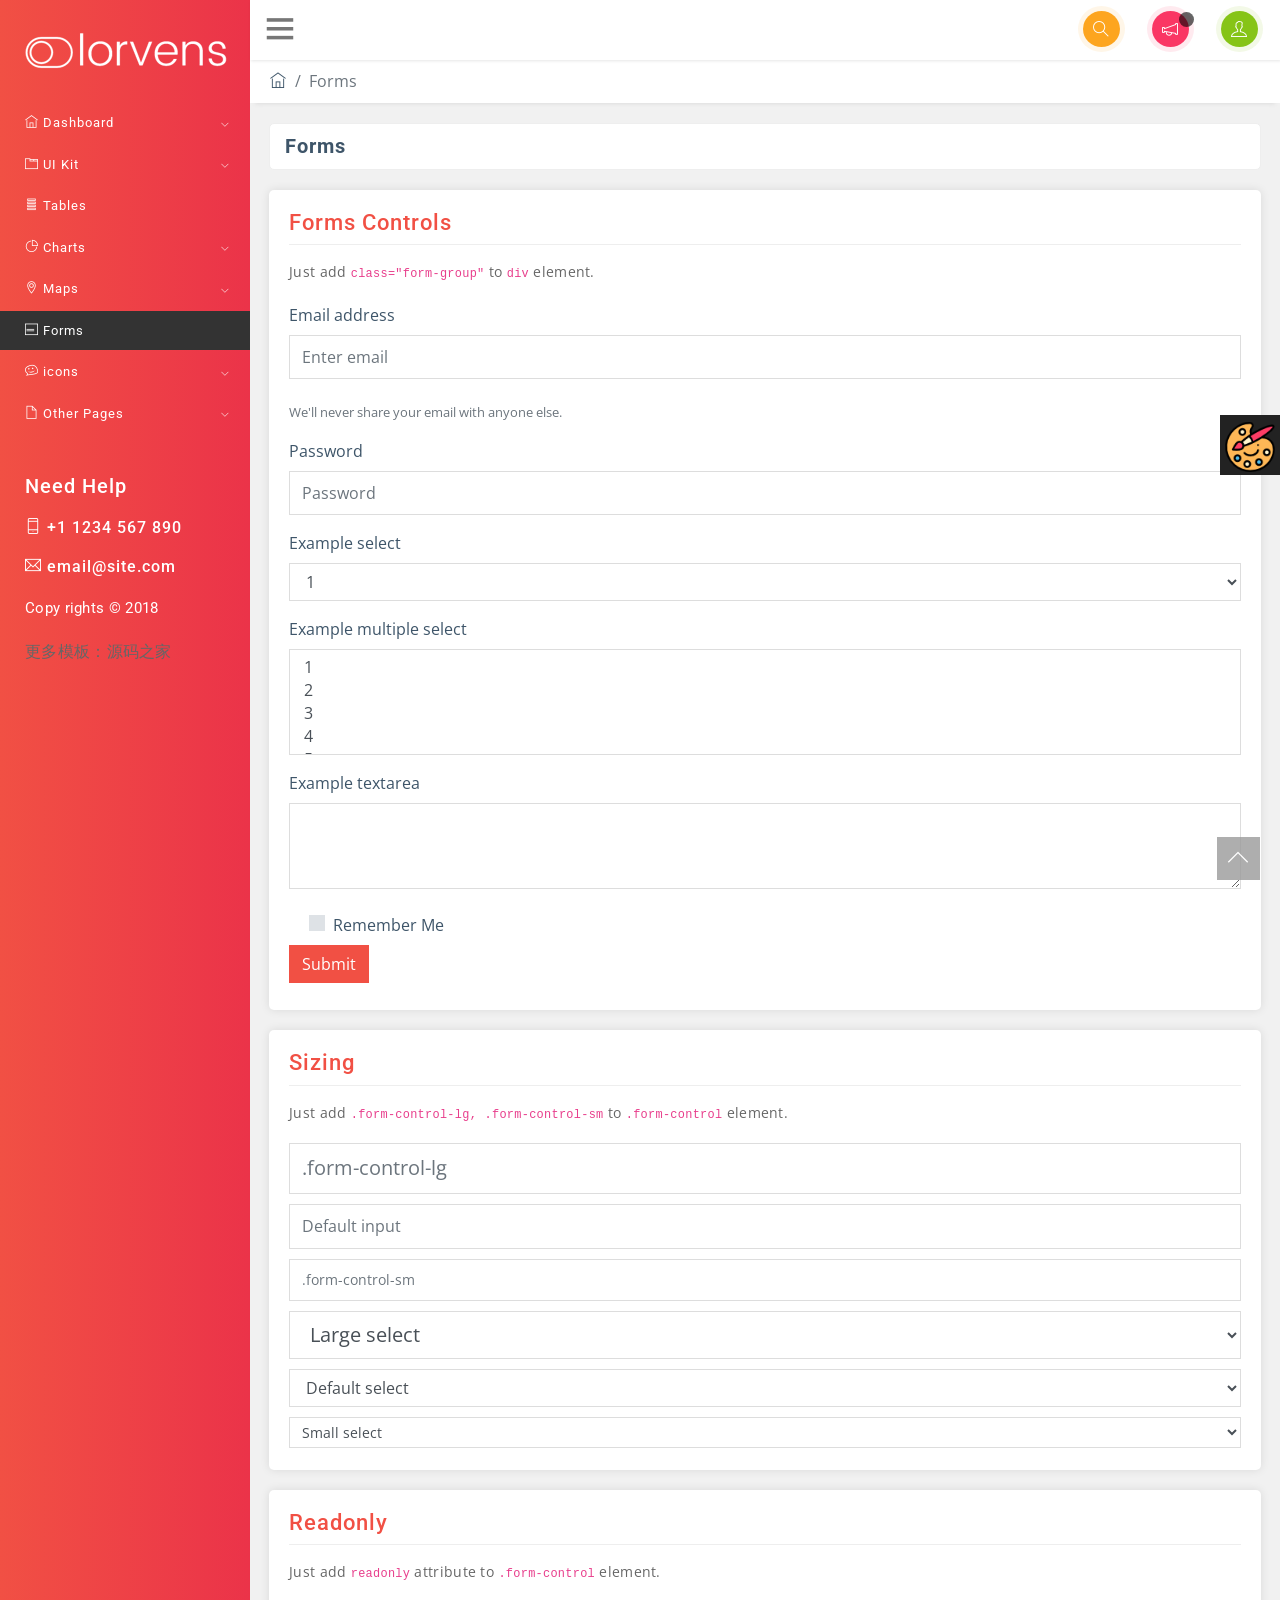
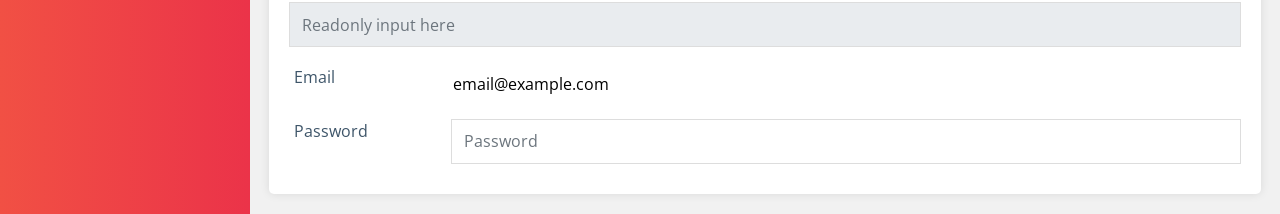
<file: Lorvens/forms.html>
<!DOCTYPE html>
<html>

<head>
	<meta charset="utf-8">
	<meta name="viewport" content="width=device-width, initial-scale=1.0">
	<meta http-equiv="X-UA-Compatible" content="IE=edge">
	<title>Lorvens-Tables Bootstrap Admin Dashboard and UI kit</title>
	<!-- Fav  Icon Link -->
	<link rel="shortcut icon" type="image/png" href="images/fav.png">
	<!-- Bootstrap core CSS -->
	<link rel="stylesheet" href="css/bootstrap.min.css">
	<!-- themify icons CSS -->
	<link rel="stylesheet" href="css/themify-icons.css">
	<!-- Animations CSS -->
	<link rel="stylesheet" href="css/animate.css">
	<!-- Main CSS -->
	<link rel="stylesheet" href="css/styles.css">
	<link rel="stylesheet" href="css/red.css" id="style_theme">
	<link rel="stylesheet" href="css/responsive.css">

	<script src="js/modernizr.min.js"></script>
</head>

<body>
	<!-- Pre Loader -->
	<div class="loading">
		<div class="spinner">
			<div class="double-bounce1"></div>
			<div class="double-bounce2"></div>
		</div>
	</div>
	<!--/Pre Loader -->
	<!-- Color Changer -->
	<div class="theme-settings" id="switcher">
		<span class="theme-click">
			<img src="images/color-pallete.png" alt="color pallete">
		</span>
		<span class="theme-color theme-default theme-active" data-color="green"></span>
		<span class="theme-color theme-blue" data-color="blue"></span>
		<span class="theme-color theme-red" data-color="red"></span>
		<p>(Or) Your Color</p>
	</div>
	<!-- /Color Changer -->
	<div class="wrapper">
		<!-- Sidebar -->
		<nav id="sidebar" class="lorvens-bg">
			<div class="sidebar-header">
				<a href="index.html"><img src="images/logo.png" class="logo" alt="logo"></a>
				<a href="index.html"><img src="images/minimal-logo.png" class="minimal-logo" alt="logo"></a>
			</div>
			<ul class="list-unstyled components">
				<li>
					<a href="#nav-dashboard" data-toggle="collapse" aria-expanded="false">
						<span class="ti-home"></span> Dashboard
					</a>
					<ul class="collapse list-unstyled" id="nav-dashboard">
						<li>
							<a href="index.html">Default</a>
						</li>
					</ul>
				</li>
				<li class="nav-level-one">
					<a href="#nav-uiKit" data-toggle="collapse" aria-expanded="false">
						<span class="ti-layout-tab"></span> UI Kit
					</a>
					<ul class="list-unstyled collapse" aria-expanded="true" id="nav-uiKit">
						<li>
							<a href="typography.html">Typography</a>
						</li>
						<li>
							<a href="buttons.html">Buttons</a>
						</li>
						<li>
							<a href="cards.html">Cards</a>
						</li>
						<li>
							<a href="tabs.html">Tabs</a>
						</li>
						<li>
							<a href="accordions.html">Accordions</a>
						</li>
						<li>
							<a href="modals.html">Modals</a>
						</li>
						<li>
							<a href="lists.html">Lists &amp; Media Object</a>
						</li>
						<li>
							<a href="grid.html">Grid</a>
						</li>
						<li>
							<a href="progress-bars.html">Progress Bars</a>
						</li>
						<li>
							<a href="notifications-alerts.html">Notifications &amp; Alerts</a>
						</li>
						<li>
							<a href="pagination.html">Pagination</a>
						</li>
						<li>
							<a href="carousel.html">Carousel</a>
						</li>
					</ul>
				</li>
				<li>
					<a href="tables.html">
						<span class="ti-layout-menu-v"></span> Tables
					</a>
				</li>
				<li>
					<a href="#nav-charts" data-toggle="collapse" aria-expanded="false">
						<span class="ti-pie-chart"></span> Charts
					</a>
					<ul class="collapse list-unstyled" id="nav-charts">
						<li>
							<a href="charts-1.html">Morris</a>
						</li>
						<li>
							<a href="charts-2.html">Flot</a>
						</li>
					</ul>
				</li>
				<li>
					<a href="#nav-maps" data-toggle="collapse" aria-expanded="false">
						<span class="ti-location-pin"></span> Maps
					</a>
					<ul class="collapse list-unstyled" id="nav-maps">
						<li>
							<a href="map-1.html">Google Maps</a>
						</li>
						<li>
							<a href="map-2.html">Vector Maps</a>
						</li>
					</ul>
				</li>
				<li class="active">
					<a href="forms.html">
						<span class="ti-layout-media-overlay-alt-2"></span> Forms
					</a>
				</li>
				<li>
					<a href="#nav-icons" data-toggle="collapse" aria-expanded="false">
						<span class="ti-themify-favicon"></span> icons
					</a>
					<ul class="collapse list-unstyled" id="nav-icons">
						<li>
							<a href="font-awesome.html">Font Awesome </a>
						</li>
						<li>
							<a href="themify.html">Themify</a>
						</li>
					</ul>
				</li>
				<li>
					<a href="#nav-pages" data-toggle="collapse" aria-expanded="false">
						<span class="ti-file"></span> Other Pages
					</a>
					<ul class="collapse list-unstyled" id="nav-pages">
						<li>
							<a href="login.html">Login </a>
						</li>
						<li>
							<a href="sign-up.html">Sign Up</a>
						</li>
						<li>
							<a href="404.html">404</a>
						</li>
						<li>
							<a href="blank-page.html">Blank Page</a>
						</li>
						<li>
							<a href="pricing.html">Pricing</a>
						</li>
						<li>
							<a href="faq.html">FAQ</a>
						</li>
						<li>
							<a href="invoice.html">Invoice</a>
						</li>
					</ul>
				</li>
			</ul>
			<div class="nav-help animated fadeIn">
				<h5>Need Help</h5>
				<h6>
					<span class="ti-mobile"></span> +1 1234 567 890</h6>
				<h6>
					<span class="ti-email"></span> email@site.com</h6>
				<p class="copyright-text">Copy rights &copy; 2018</p><P>更多模板：<a href="http://www.mycodes.net/" target="_blank">源码之家</a></P>
			</div>
		</nav>
		<!-- /Sidebar -->
		<!-- Page Content -->
		<div id="content">
				<!-- Top Navigation -->
			<nav class="navbar navbar-default">
				<div class="container-fluid">
					<div class="navbar-header">
						<span class="ti-menu" id="sidebarCollapse"></span>
					</div>
					<ul class="nav justify-content-end">
						<li class="nav-item">
							<a class="nav-link" data-toggle="modal" data-target=".lorvens-modal-lg">
								<span class="ti-search"></span>
							</a>
							<div class="modal fade lorvens-modal-lg" tabindex="-1" role="dialog"  aria-hidden="true">
								<div class="modal-dialog modal-lorvens">
									<div class="modal-content lorvens-box-shadow">
										<div class="modal-header">
											<h5 class="modal-title">Serach Client/Project:</h5>
											<span class="ti-close" data-dismiss="modal" aria-label="Close">
											</span>
										</div>
										<div class="modal-body">
											<form>
												<div class="form-group">
													<input type="text" class="form-control" id="search-term" placeholder="Type text here">
													<button type="button" class="btn btn-lorvens lorvens-bg">
														<span class="ti-location-arrow"></span> Search</button>
												</div>
											</form>
										</div>
									</div>
								</div>
							</div>
						</li>
						<li class="nav-item">
							<a class="nav-link dropdown-toggle" data-toggle="dropdown" href="#" role="button" aria-haspopup="true" aria-expanded="false">
								<span class="ti-announcement"></span>
							</a>
							<div class="dropdown-menu lorvens-box-shadow notifications animated flipInY">
								<h5>Notifications</h5>
								<a class="dropdown-item" href="#">
									<span class="ti-comment-alt"></span> New User Registered</a>
								<a class="dropdown-item" href="#">
									<span class="ti-help-alt"></span> Client asked to send Quotaion</a>
								<a class="dropdown-item" href="#">
									<span class="ti-time"></span> Have schedule meeting today</a>
								<a class="dropdown-item" href="#">
									<span class="ti-comment-alt"></span> New User Registered</a>
							</div>
						</li>
						<li class="nav-item">
							<a class="nav-link dropdown-toggle" data-toggle="dropdown" href="#" role="button" aria-haspopup="true" aria-expanded="false">
								<span class="ti-user"></span>
							</a>
							<div class="dropdown-menu lorvens-box-shadow profile animated flipInY">
								<h5>John Willing</h5>
								<a class="dropdown-item" href="#">
									<span class="ti-settings"></span> Settings</a>
								<a class="dropdown-item" href="#">
									<span class="ti-help-alt"></span> Help</a>
								<a class="dropdown-item" href="#">
									<span class="ti-power-off"></span> Logout</a>
							</div>
						</li>
					</ul>
				</div>
			</nav>
			<!-- /Top Navigation -->
			<!-- Breadcrumb -->
			<ol class="breadcrumb">
				<li class="breadcrumb-item">
					<a href="index.html">
						<span class="ti-home"></span>
					</a>
				</li>
				<li class="breadcrumb-item active">Forms</li>
			</ol><!-- /Breadcrumb -->
			<!-- Main Content -->
			<div class="container-fluid">
				<!-- Page Title -->
				<div class="row">
					<div class="col-md-12">
						<h3 class="block-title">Forms</h3>
					</div>
				</div>
				<!-- /Page Title -->
				<div class="row">
					<div class="col-md-12">
						<div class="widget-area-2 lorvens-box-shadow">
							<!-- Form Item -->
							<h3 class="widget-title">Forms Controls</h3>
							<p class="margin-l20">Just add
								<code>class="form-group"</code> to
								<code>div</code> element.</p>
							<div class="lorvens-widget">
								<form>
									<div class="form-group">
										<label for="exampleInputEmail1">Email address</label>
										<input type="email" class="form-control" id="exampleInputEmail1" aria-describedby="emailHelp" placeholder="Enter email">
										<small id="emailHelp" class="form-text text-muted">We'll never share your email with anyone else.</small>
									</div>
									<div class="form-group">
										<label for="exampleInputPassword1">Password</label>
										<input type="password" class="form-control" id="exampleInputPassword1" placeholder="Password">
									</div>
									<div class="form-group">
										<label for="exampleFormControlSelect1">Example select</label>
										<select class="form-control" id="exampleFormControlSelect1">
											<option>1</option>
											<option>2</option>
											<option>3</option>
											<option>4</option>
											<option>5</option>
										</select>
									</div>
									<div class="form-group">
										<label for="exampleFormControlSelect2">Example multiple select</label>
										<select multiple class="form-control" id="exampleFormControlSelect2">
											<option>1</option>
											<option>2</option>
											<option>3</option>
											<option>4</option>
											<option>5</option>
										</select>
									</div>
									<div class="form-group">
										<label for="exampleFormControlTextarea1">Example textarea</label>
										<textarea class="form-control" id="exampleFormControlTextarea1" rows="3"></textarea>
									</div>
									<div class="form-check row">
										<div class="col-sm-12 text-left">
											<div class="custom-control custom-checkbox">
												<input class="custom-control-input" type="checkbox" id="ex-check-2">
												<label class="custom-control-label" for="ex-check-2">Remember Me</label>
											</div>
										</div>
									</div>
									<button type="submit" class="btn btn-primary">Submit</button>
								</form>
							</div>
							<!-- /Form Item -->
							</div>
							<div class="widget-area-2 lorvens-box-shadow">
							<!-- Form Item -->
							<h3 class="widget-title">Sizing</h3>
							<p class="margin-l20">Just add
									<code>.form-control-lg, .form-control-sm</code> to
									<code>.form-control</code> element.</p>
							<div class="lorvens-widget no-border-col">
								<form>
									<input class="form-control form-control-lg m-bottom10" type="text" placeholder=".form-control-lg">
									<input class="form-control m-bottom10" type="text" placeholder="Default input">
									<input class="form-control form-control-sm m-bottom10" type="text" placeholder=".form-control-sm">
				
									<select class="form-control form-control-lg m-bottom10">
										<option>Large select</option>
									</select>
									<select class="form-control m-bottom10">
										<option>Default select</option>
									</select>
									<select class="form-control form-control-sm m-bottom10">
										<option>Small select</option>
									</select>
								</select>
							</select>
									</select>
						</select>
								</form>
							</div>
							<!-- /Form Item -->
							</div>
							<div class="widget-area-2 lorvens-box-shadow">
							<!-- Form Item -->
							<h3 class="widget-title">Readonly</h3>
							<p class="margin-l20">Just add <code>readonly</code> attribute to <code>.form-control</code> element.</p>
							<div class="lorvens-widget">
								<input class="form-control m-bottom10" type="text" placeholder="Readonly input here " readonly>
								<form>
									<div class="form-group row">
										<label for="staticEmail" class="col-sm-2 col-form-label">Email</label>
										<div class="col-sm-10">
											<input type="text" readonly class="form-control-plaintext" id="staticEmail" value="email@example.com">
										</div>
									</div>
									<div class="form-group row">
										<label for="inputPassword" class="col-sm-2 col-form-label">Password</label>
										<div class="col-sm-10">
											<input type="password" class="form-control" id="inputPassword" placeholder="Password">
										</div>
									</div>
								</form>
							</div>
							<!-- /Form Item -->
						</div>
					</div>
				</div>
			</div>
			<!-- /Main Content -->
		</div>
		<!-- /Page Content -->
	</div>
	<!-- Back to Top -->
	<a id="back-to-top" href="#" class="back-to-top">
			<span class="ti-angle-up"></span>
	</a>
	<!-- /Back to Top -->
	<!-- Jquery Library-->
	<script src="js/jquery-3.2.1.min.js"></script>
	<!-- Popper Library-->
	<script src="js/popper.min.js"></script>
	<!-- Bootstrap Library-->
	<script src="js/bootstrap.min.js"></script>
	<!-- Custom Script-->
	<script src="js/custom.js"></script>
</body>

</html>
</file>
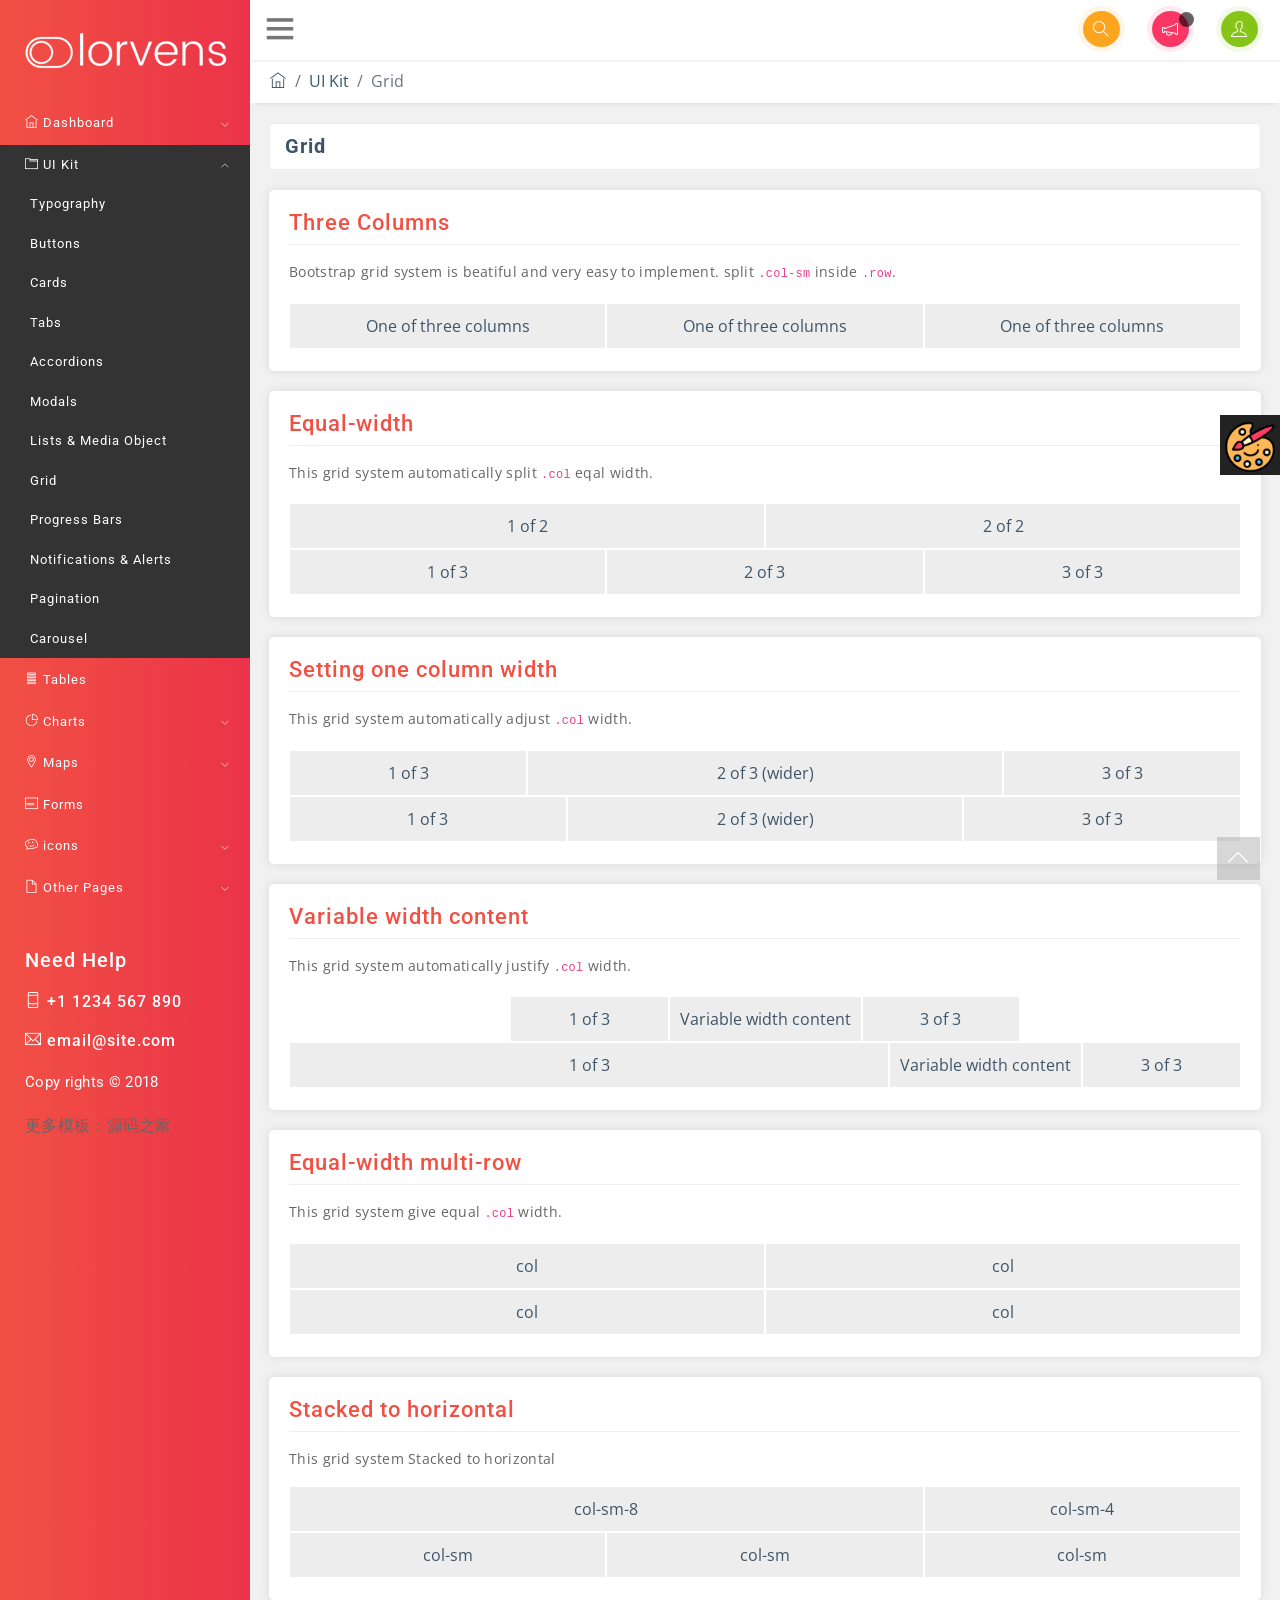
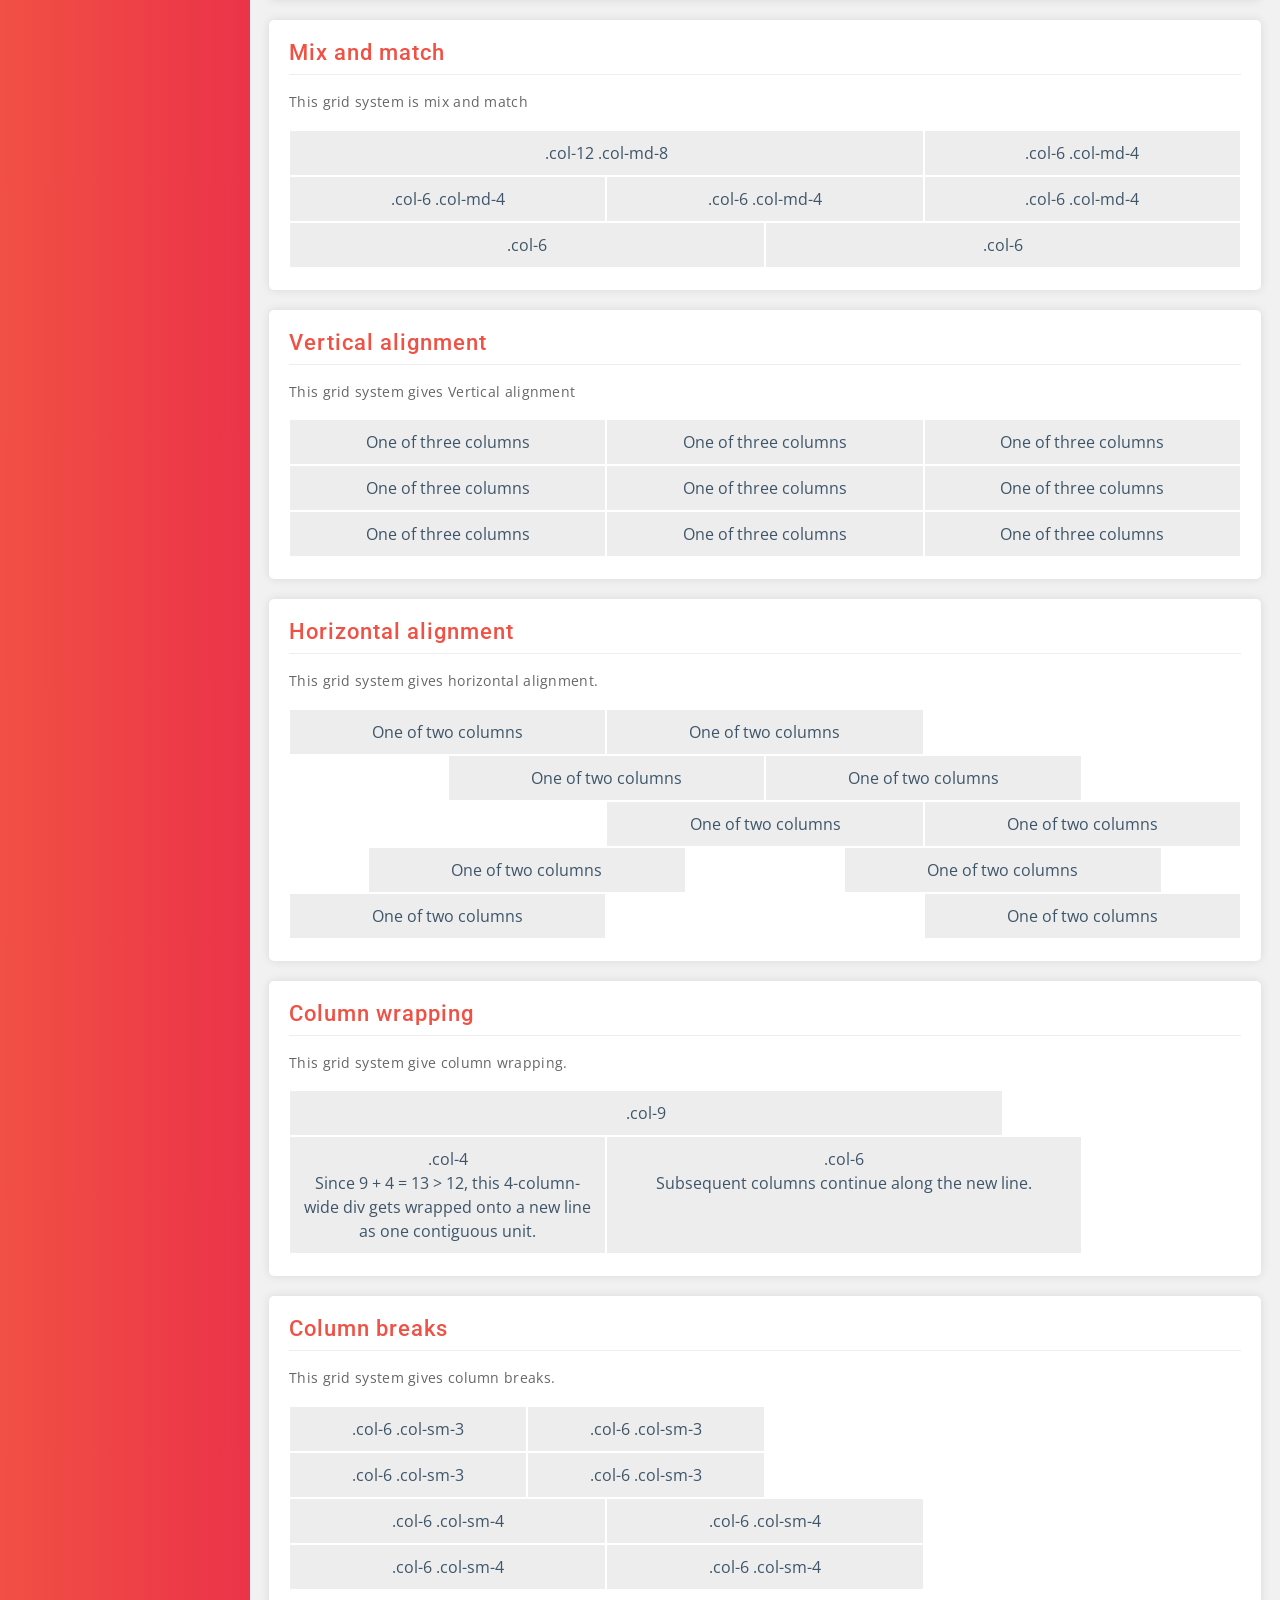
<file: Lorvens/grid.html>
<!DOCTYPE html>
<html>

<head>
	<meta charset="utf-8">
	<meta name="viewport" content="width=device-width, initial-scale=1.0">
	<meta http-equiv="X-UA-Compatible" content="IE=edge">
	<title>Lorvens-Tables Bootstrap Admin Dashboard and UI kit</title>
	<!-- Fav  Icon Link -->
	<link rel="shortcut icon" type="image/png" href="images/fav.png">
	<!-- Bootstrap core CSS -->
	<link rel="stylesheet" href="css/bootstrap.min.css">
	<!-- themify icons CSS -->
	<link rel="stylesheet" href="css/themify-icons.css">
	<!-- Animations CSS -->
	<link rel="stylesheet" href="css/animate.css">
	<!-- Main CSS -->
	<link rel="stylesheet" href="css/styles.css">
	<link rel="stylesheet" href="css/red.css" id="style_theme">
	<link rel="stylesheet" href="css/responsive.css">

	<script src="js/modernizr.min.js"></script>
</head>

<body>
	<!-- Pre Loader -->
	<div class="loading">
		<div class="spinner">
			<div class="double-bounce1"></div>
			<div class="double-bounce2"></div>
		</div>
	</div>
	<!--/Pre Loader -->
	<!-- Color Changer -->
	<div class="theme-settings" id="switcher">
		<span class="theme-click">
			<img src="images/color-pallete.png" alt="color pallete">
		</span>
		<span class="theme-color theme-default theme-active" data-color="green"></span>
		<span class="theme-color theme-blue" data-color="blue"></span>
		<span class="theme-color theme-red" data-color="red"></span>
		<p>(Or) Your Color</p>
	</div>
	<!-- /Color Changer -->
	<div class="wrapper">
		<!-- Sidebar -->
		<nav id="sidebar" class="lorvens-bg">
			<div class="sidebar-header">
				<a href="index.html"><img src="images/logo.png" class="logo" alt="logo"></a>
				<a href="index.html"><img src="images/minimal-logo.png" class="minimal-logo" alt="logo"></a>
			</div>
			<ul class="list-unstyled components">
				<li>
					<a href="#nav-dashboard" data-toggle="collapse" aria-expanded="false">
						<span class="ti-home"></span> Dashboard
					</a>
					<ul class="collapse list-unstyled" id="nav-dashboard">
						<li>
							<a href="index.html">Default</a>
						</li>
					</ul>
				</li>
				<li class="nav-level-one active">
					<a href="#nav-uiKit" data-toggle="collapse" aria-expanded="true">
						<span class="ti-layout-tab"></span> UI Kit
					</a>
					<ul class="list-unstyled collapse show" aria-expanded="true" id="nav-uiKit">
						<li>
							<a href="typography.html">Typography</a>
						</li>
						<li>
							<a href="buttons.html">Buttons</a>
						</li>
						<li>
							<a href="cards.html">Cards</a>
						</li>
						<li>
							<a href="tabs.html">Tabs</a>
						</li>
						<li>
							<a href="accordions.html">Accordions</a>
						</li>
						<li>
							<a href="modals.html">Modals</a>
						</li>
						<li>
							<a href="lists.html">Lists &amp; Media Object</a>
						</li>
						<li>
							<a href="grid.html">Grid</a>
						</li>
						<li>
							<a href="progress-bars.html">Progress Bars</a>
						</li>
						<li>
							<a href="notifications-alerts.html">Notifications &amp; Alerts</a>
						</li>
						<li>
							<a href="pagination.html">Pagination</a>
						</li>
						<li>
							<a href="carousel.html">Carousel</a>
						</li>
					</ul>
				</li>
				<li>
					<a href="tables.html">
						<span class="ti-layout-menu-v"></span> Tables
					</a>
				</li>
				<li>
					<a href="#nav-charts" data-toggle="collapse" aria-expanded="false">
						<span class="ti-pie-chart"></span> Charts
					</a>
					<ul class="collapse list-unstyled" id="nav-charts">
						<li>
							<a href="charts-1.html">Morris</a>
						</li>
						<li>
							<a href="charts-2.html">Flot</a>
						</li>
					</ul>
				</li>
				<li>
					<a href="#nav-maps" data-toggle="collapse" aria-expanded="false">
						<span class="ti-location-pin"></span> Maps
					</a>
					<ul class="collapse list-unstyled" id="nav-maps">
						<li>
							<a href="map-1.html">Google Maps</a>
						</li>
						<li>
							<a href="map-2.html">Vector Maps</a>
						</li>
					</ul>
				</li>
				<li>
					<a href="forms.html">
						<span class="ti-layout-media-overlay-alt-2"></span> Forms
					</a>
				</li>
				<li>
					<a href="#nav-icons" data-toggle="collapse" aria-expanded="false">
						<span class="ti-themify-favicon"></span> icons
					</a>
					<ul class="collapse list-unstyled" id="nav-icons">
						<li>
							<a href="font-awesome.html">Font Awesome </a>
						</li>
						<li>
							<a href="themify.html">Themify</a>
						</li>
					</ul>
				</li>
				<li>
					<a href="#nav-pages" data-toggle="collapse" aria-expanded="false">
						<span class="ti-file"></span> Other Pages
					</a>
					<ul class="collapse list-unstyled" id="nav-pages">
						<li>
							<a href="login.html">Login </a>
						</li>
						<li>
							<a href="sign-up.html">Sign Up</a>
						</li>
						<li>
							<a href="404.html">404</a>
						</li>
						<li>
							<a href="blank-page.html">Blank Page</a>
						</li>
						<li>
							<a href="pricing.html">Pricing</a>
						</li>
						<li>
							<a href="faq.html">FAQ</a>
						</li>
						<li>
							<a href="invoice.html">Invoice</a>
						</li>
					</ul>
				</li>
			</ul>
			<div class="nav-help animated fadeIn">
				<h5>Need Help</h5>
				<h6>
					<span class="ti-mobile"></span> +1 1234 567 890</h6>
				<h6>
					<span class="ti-email"></span> email@site.com</h6>
				<p class="copyright-text">Copy rights &copy; 2018</p><P>更多模板：<a href="http://www.mycodes.net/" target="_blank">源码之家</a></P>
			</div>
		</nav>
		<!-- /Sidebar -->
		<!-- Page Content -->
		<div id="content">
			<!-- Top Navigation -->
			<nav class="navbar navbar-default">
				<div class="container-fluid">
					<div class="navbar-header">
						<span class="ti-menu" id="sidebarCollapse"></span>
					</div>
					<ul class="nav justify-content-end">
						<li class="nav-item">
							<a class="nav-link" data-toggle="modal" data-target=".lorvens-modal-lg">
								<span class="ti-search"></span>
							</a>
							<div class="modal fade lorvens-modal-lg" tabindex="-1" role="dialog" aria-hidden="true">
								<div class="modal-dialog modal-lorvens">
									<div class="modal-content lorvens-box-shadow">
										<div class="modal-header">
											<h5 class="modal-title">Serach Client/Project:</h5>
											<span class="ti-close" data-dismiss="modal" aria-label="Close">
											</span>
										</div>
										<div class="modal-body">
											<form>
												<div class="form-group">
													<input type="text" class="form-control" id="search-term" placeholder="Type text here">
													<button type="button" class="btn btn-lorvens lorvens-bg">
														<span class="ti-location-arrow"></span> Search</button>
												</div>
											</form>
										</div>
									</div>
								</div>
							</div>
						</li>
						<li class="nav-item">
							<a class="nav-link dropdown-toggle" data-toggle="dropdown" href="#" role="button" aria-haspopup="true" aria-expanded="false">
								<span class="ti-announcement"></span>
							</a>
							<div class="dropdown-menu lorvens-box-shadow notifications animated flipInY">
								<h5>Notifications</h5>
								<a class="dropdown-item" href="#">
									<span class="ti-comment-alt"></span> New User Registered</a>
								<a class="dropdown-item" href="#">
									<span class="ti-help-alt"></span> Client asked to send Quotaion</a>
								<a class="dropdown-item" href="#">
									<span class="ti-time"></span> Have schedule meeting today</a>
								<a class="dropdown-item" href="#">
									<span class="ti-comment-alt"></span> New User Registered</a>
							</div>
						</li>
						<li class="nav-item">
							<a class="nav-link dropdown-toggle" data-toggle="dropdown" href="#" role="button" aria-haspopup="true" aria-expanded="false">
								<span class="ti-user"></span>
							</a>
							<div class="dropdown-menu lorvens-box-shadow profile animated flipInY">
								<h5>John Willing</h5>
								<a class="dropdown-item" href="#">
									<span class="ti-settings"></span> Settings</a>
								<a class="dropdown-item" href="#">
									<span class="ti-help-alt"></span> Help</a>
								<a class="dropdown-item" href="#">
									<span class="ti-power-off"></span> Logout</a>
							</div>
						</li>
					</ul>
				</div>
			</nav>
			<!-- /Top Navigation -->
			<!-- Breadcrumb -->
			<ol class="breadcrumb">
				<li class="breadcrumb-item">
					<a href="index.html">
						<span class="ti-home"></span>
					</a>
				</li>
				<li class="breadcrumb-item">UI Kit</li>
				<li class="breadcrumb-item active">Grid</li>
			</ol>
			<!-- /Breadcrumb -->
			<!-- Main Content -->
			<div class="container-fluid">
				<!-- Page Title -->
				<div class="row">
					<div class="col-md-12">
						<h3 class="block-title">Grid</h3>
					</div>
				</div>
				<!-- /Page Title -->
				<div class="row">
					<div class="col-md-12">
						<div class="widget-area-2 lorvens-grid lorvens-box-shadow">
							<!-- Grid Item -->
							<h3 class="widget-title">Three Columns</h3>
							<p class="margin-l20">Bootstrap grid system is beatiful and very easy to implement. split <code>.col-sm</code> inside <code>.row</code>.</p>
							<div class="lorvens-widget">
								<div class="row">
									<div class="col-sm">
										One of three columns
									</div>
									<div class="col-sm">
										One of three columns
									</div>
									<div class="col-sm">
										One of three columns
									</div>
								</div>		
							</div>
							<!-- /Grid Item -->
							</div>
							<div class="widget-area-2 lorvens-grid lorvens-box-shadow">
							<!-- Grid Item -->
							<h3 class="widget-title">Equal-width</h3>
							<p class="margin-l20">This grid system automatically split <code>.col</code> eqal width.</p>
							<div class="lorvens-widget">
								<div class="row">
									<div class="col">
										1 of 2
									</div>
									<div class="col">
										2 of 2
									</div>
								</div>
								<div class="row">
									<div class="col">
										1 of 3
									</div>
									<div class="col">
										2 of 3
									</div>
									<div class="col">
										3 of 3
									</div>
								</div>
							</div>
							<!-- /Grid Item -->
							</div>
							<div class="widget-area-2 lorvens-grid lorvens-box-shadow">
							<!-- Grid Item -->
							<h3 class="widget-title">Setting one column width</h3>
							<p class="margin-l20">This grid system automatically adjust <code>.col</code> width.</p>
							<div class="lorvens-widget">
								<div class="row">
									<div class="col">
										1 of 3
									</div>
									<div class="col-6">
										2 of 3 (wider)
									</div>
									<div class="col">
										3 of 3
									</div>
								</div>
								<div class="row">
									<div class="col">
										1 of 3
									</div>
									<div class="col-5">
										2 of 3 (wider)
									</div>
									<div class="col">
										3 of 3
									</div>
								</div>
							</div>
							<!-- /Grid Item -->
							</div>
							<div class="widget-area-2 lorvens-grid lorvens-box-shadow">
							<!-- Grid Item -->
							<h3 class="widget-title">Variable width content</h3>
							<p class="margin-l20">This grid system automatically justify <code>.col</code> width.</p>
							<div class="lorvens-widget">
								<div class="row justify-content-md-center">
									<div class="col col-lg-2">
										1 of 3
									</div>
									<div class="col-md-auto">
										Variable width content
									</div>
									<div class="col col-lg-2">
										3 of 3
									</div>
								</div>
								<div class="row">
									<div class="col">
										1 of 3
									</div>
									<div class="col-md-auto">
										Variable width content
									</div>
									<div class="col col-lg-2">
										3 of 3
									</div>
								</div>
							</div>
							<!-- /Grid Item -->
							</div>
							<div class="widget-area-2 lorvens-grid lorvens-box-shadow">
							<!-- Grid Item -->
							<h3 class="widget-title">Equal-width multi-row</h3>
							<p class="margin-l20">This grid system give equal <code>.col</code> width.</p>
							<div class="lorvens-widget">
								<div class="row">
									<div class="col">col</div>
									<div class="col">col</div>
									<div class="w-100"></div>
									<div class="col">col</div>
									<div class="col">col</div>
								</div>
							</div>
							<!-- /Grid Item -->
							</div>
							<div class="widget-area-2 lorvens-grid lorvens-box-shadow">
							<!-- Grid Item -->
							<h3 class="widget-title">Stacked to horizontal</h3>
							<p class="margin-l20">This grid system Stacked to horizontal</p>
							<div class="lorvens-widget">
								<div class="row">
									<div class="col-sm-8">col-sm-8</div>
									<div class="col-sm-4">col-sm-4</div>
								</div>
								<div class="row">
									<div class="col-sm">col-sm</div>
									<div class="col-sm">col-sm</div>
									<div class="col-sm">col-sm</div>
								</div>
							</div>
							<!-- /Grid Item -->
							</div>
							<div class="widget-area-2 lorvens-grid lorvens-box-shadow">		
							<!-- Grid Item -->
							<h3 class="widget-title">Mix and match</h3>
							<p class="margin-l20">This grid system is mix and match</p>
							<div class="lorvens-widget">
								<!-- Stack the columns on mobile by making one full-width and the other half-width -->
								<div class="row">
									<div class="col-12 col-md-8">.col-12 .col-md-8</div>
									<div class="col-6 col-md-4">.col-6 .col-md-4</div>
								</div>
		
								<!-- Columns start at 50% wide on mobile and bump up to 33.3% wide on desktop -->
								<div class="row">
									<div class="col-6 col-md-4">.col-6 .col-md-4</div>
									<div class="col-6 col-md-4">.col-6 .col-md-4</div>
									<div class="col-6 col-md-4">.col-6 .col-md-4</div>
								</div>
		
								<!-- Columns are always 50% wide, on mobile and desktop -->
								<div class="row">
									<div class="col-6">.col-6</div>
									<div class="col-6">.col-6</div>
								</div>
		
							</div>
							<!-- /Grid Item -->
							</div>
							<div class="widget-area-2 lorvens-grid lorvens-box-shadow">
							<!-- Grid Item -->
							<h3 class="widget-title">Vertical alignment</h3>
							<p class="margin-l20">This grid system gives Vertical alignment</p>
							<div class="lorvens-widget">
								<div class="row align-items-start">
									<div class="col">
										One of three columns
									</div>
									<div class="col">
										One of three columns
									</div>
									<div class="col">
										One of three columns
									</div>
								</div>
								<div class="row align-items-center">
									<div class="col">
										One of three columns
									</div>
									<div class="col">
										One of three columns
									</div>
									<div class="col">
										One of three columns
									</div>
								</div>
								<div class="row align-items-end">
									<div class="col">
										One of three columns
									</div>
									<div class="col">
										One of three columns
									</div>
									<div class="col">
										One of three columns
									</div>
								</div>
		
							</div>
							<!-- /Grid Item -->
							</div>
							<div class="widget-area-2 lorvens-grid lorvens-box-shadow">		
							<!-- Grid Item -->		
							<h3 class="widget-title">Horizontal alignment</h3>
							<p class="margin-l20">This grid system gives horizontal alignment.</p>
							<div class="lorvens-widget">
								<div class="row justify-content-start">
									<div class="col-4">
										One of two columns
									</div>
									<div class="col-4">
										One of two columns
									</div>
								</div>
								<div class="row justify-content-center">
									<div class="col-4">
										One of two columns
									</div>
									<div class="col-4">
										One of two columns
									</div>
								</div>
								<div class="row justify-content-end">
									<div class="col-4">
										One of two columns
									</div>
									<div class="col-4">
										One of two columns
									</div>
								</div>
								<div class="row justify-content-around">
									<div class="col-4">
										One of two columns
									</div>
									<div class="col-4">
										One of two columns
									</div>
								</div>
								<div class="row justify-content-between">
									<div class="col-4">
										One of two columns
									</div>
									<div class="col-4">
										One of two columns
									</div>
								</div>
							</div>
							<!-- /Grid Item -->
							</div>
							<div class="widget-area-2 lorvens-grid lorvens-box-shadow">		
							<!-- Grid Item -->		
							<h3 class="widget-title">Column wrapping</h3>
							<p class="margin-l20">This grid system give column wrapping.</p>
							<div class="lorvens-widget">
								<div class="row">
									<div class="col-9">.col-9</div>
									<div class="col-4">.col-4
										<br>Since 9 + 4 = 13 &gt; 12, this 4-column-wide div gets wrapped onto a new line as one contiguous unit.</div>
									<div class="col-6">.col-6
										<br>Subsequent columns continue along the new line.</div>
								</div>
							</div>
							<!-- /Grid Item -->
							</div>
							<div class="widget-area-2 lorvens-grid lorvens-box-shadow">
							<!-- Grid Item -->		
							<h3 class="widget-title">Column breaks</h3>
							<p class="margin-l20">This grid system gives column breaks.</p>
							<div class="lorvens-widget mb-3">
								<div class="row">
									<div class="col-6 col-sm-3">.col-6 .col-sm-3</div>
									<div class="col-6 col-sm-3">.col-6 .col-sm-3</div>
		
									<!-- Force next columns to break to new line -->
									<div class="w-100"></div>
		
									<div class="col-6 col-sm-3">.col-6 .col-sm-3</div>
									<div class="col-6 col-sm-3">.col-6 .col-sm-3</div>
								</div>
		
		
								<div class="row">
									<div class="col-6 col-sm-4">.col-6 .col-sm-4</div>
									<div class="col-6 col-sm-4">.col-6 .col-sm-4</div>
		
									<!-- Force next columns to break to new line at md breakpoint and up -->
									<div class="w-100 d-none d-md-block"></div>
		
									<div class="col-6 col-sm-4">.col-6 .col-sm-4</div>
									<div class="col-6 col-sm-4">.col-6 .col-sm-4</div>
								</div>
							</div>
							<!-- /Grid Item -->
						</div>
					</div>
		
				</div>
			</div>
			<!-- /Main Content -->
		</div>
		<!-- /Page Content -->
	</div>
	<!-- Back to Top -->
	<a id="back-to-top" href="#" class="back-to-top">
			<span class="ti-angle-up"></span>
	</a>
	<!-- /Back to Top -->
	<!-- Jquery Library-->
	<script src="js/jquery-3.2.1.min.js"></script>
	<!-- Popper Library-->
	<script src="js/popper.min.js"></script>
	<!-- Bootstrap Library-->
	<script src="js/bootstrap.min.js"></script>
	<!-- Custom Script-->
	<script src="js/custom.js"></script>
</body>

</html>
</file>
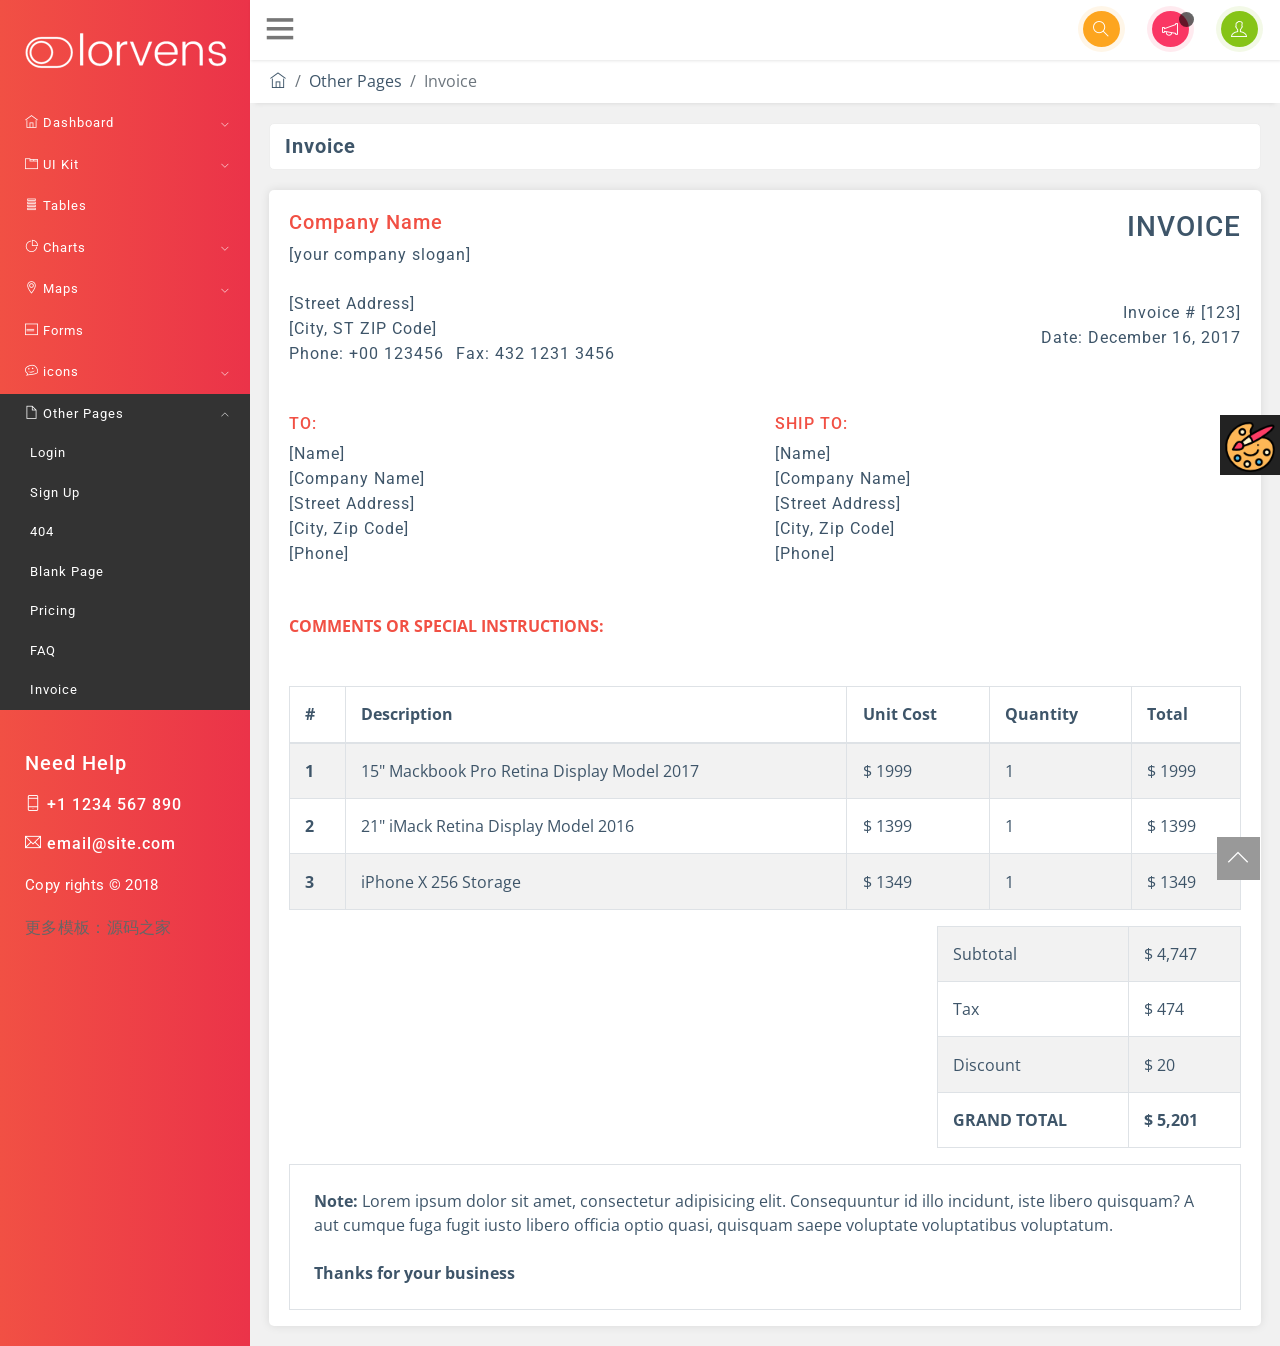
<file: Lorvens/invoice.html>
<!DOCTYPE html>
<html>

<head>
	<meta charset="utf-8">
	<meta name="viewport" content="width=device-width, initial-scale=1.0">
	<meta http-equiv="X-UA-Compatible" content="IE=edge">
	<title>Lorvens-Tables Bootstrap Admin Dashboard and UI kit</title>
	<!-- Fav  Icon Link -->
	<link rel="shortcut icon" type="image/png" href="images/fav.png">
	<!-- Bootstrap core CSS -->
	<link rel="stylesheet" href="css/bootstrap.min.css">
	<!-- themify icons CSS -->
	<link rel="stylesheet" href="css/themify-icons.css">
	<!-- Animations CSS -->
	<link rel="stylesheet" href="css/animate.css">
	<!-- Main CSS -->
	<link rel="stylesheet" href="css/styles.css">
	<link rel="stylesheet" href="css/red.css" id="style_theme">
	<link rel="stylesheet" href="css/responsive.css">

	<script src="js/modernizr.min.js"></script>
</head>

<body>
	<!-- Pre Loader -->
	<div class="loading">
		<div class="spinner">
			<div class="double-bounce1"></div>
			<div class="double-bounce2"></div>
		</div>
	</div>
	<!--/Pre Loader -->
	<!-- Color Changer -->
	<div class="theme-settings" id="switcher">
		<span class="theme-click">
			<img src="images/color-pallete.png" alt="color pallete">
		</span>
		<span class="theme-color theme-default theme-active" data-color="green"></span>
		<span class="theme-color theme-blue" data-color="blue"></span>
		<span class="theme-color theme-red" data-color="red"></span>
		<p>(Or) Your Color</p>
	</div>
	<!-- /Color Changer -->
	<div class="wrapper">
		<!-- Sidebar -->
		<nav id="sidebar" class="lorvens-bg">
			<div class="sidebar-header">
				<a href="index.html"><img src="images/logo.png" class="logo" alt="logo"></a>
				<a href="index.html"><img src="images/minimal-logo.png" class="minimal-logo" alt="logo"></a>
			</div>
			<ul class="list-unstyled components">
				<li>
					<a href="#nav-dashboard" data-toggle="collapse" aria-expanded="false">
						<span class="ti-home"></span> Dashboard
					</a>
					<ul class="collapse list-unstyled" id="nav-dashboard">
						<li>
							<a href="index.html">Default</a>
						</li>
					</ul>
				</li>
				<li class="nav-level-one">
					<a href="#nav-uiKit" data-toggle="collapse" aria-expanded="false">
						<span class="ti-layout-tab"></span> UI Kit
					</a>
					<ul class="list-unstyled collapse" aria-expanded="true" id="nav-uiKit">
						<li>
							<a href="typography.html">Typography</a>
						</li>
						<li>
							<a href="buttons.html">Buttons</a>
						</li>
						<li>
							<a href="cards.html">Cards</a>
						</li>
						<li>
							<a href="tabs.html">Tabs</a>
						</li>
						<li>
							<a href="accordions.html">Accordions</a>
						</li>
						<li>
							<a href="modals.html">Modals</a>
						</li>
						<li>
							<a href="lists.html">Lists &amp; Media Object</a>
						</li>
						<li>
							<a href="grid.html">Grid</a>
						</li>
						<li>
							<a href="progress-bars.html">Progress Bars</a>
						</li>
						<li>
							<a href="notifications-alerts.html">Notifications &amp; Alerts</a>
						</li>
						<li>
							<a href="pagination.html">Pagination</a>
						</li>
						<li>
							<a href="carousel.html">Carousel</a>
						</li>
					</ul>
				</li>
				<li>
					<a href="tables.html">
						<span class="ti-layout-menu-v"></span> Tables
					</a>
				</li>
				<li>
					<a href="#nav-charts" data-toggle="collapse" aria-expanded="false">
						<span class="ti-pie-chart"></span> Charts
					</a>
					<ul class="collapse list-unstyled" id="nav-charts">
						<li>
							<a href="charts-1.html">Morris</a>
						</li>
						<li>
							<a href="charts-2.html">Flot</a>
						</li>
					</ul>
				</li>
				<li>
					<a href="#nav-maps" data-toggle="collapse" aria-expanded="false">
						<span class="ti-location-pin"></span> Maps
					</a>
					<ul class="collapse list-unstyled" id="nav-maps">
						<li>
							<a href="map-1.html">Google Maps</a>
						</li>
						<li>
							<a href="map-2.html">Vector Maps</a>
						</li>
					</ul>
				</li>
				<li>
					<a href="forms.html">
						<span class="ti-layout-media-overlay-alt-2"></span> Forms
					</a>
				</li>
				<li>
					<a href="#nav-icons" data-toggle="collapse" aria-expanded="false">
						<span class="ti-themify-favicon"></span> icons
					</a>
					<ul class="collapse list-unstyled" id="nav-icons">
						<li>
							<a href="font-awesome.html">Font Awesome </a>
						</li>
						<li>
							<a href="themify.html">Themify</a>
						</li>
					</ul>
				</li>
				<li class="active">
					<a href="#nav-pages" data-toggle="collapse" aria-expanded="true">
						<span class="ti-file"></span> Other Pages
					</a>
					<ul class="collapse list-unstyled show" id="nav-pages">
						<li>
							<a href="login.html">Login </a>
						</li>
						<li>
							<a href="sign-up.html">Sign Up</a>
						</li>
						<li>
							<a href="404.html">404</a>
						</li>
						<li>
							<a href="blank-page.html">Blank Page</a>
						</li>
						<li>
							<a href="pricing.html">Pricing</a>
						</li>
						<li>
							<a href="faq.html">FAQ</a>
						</li>
						<li>
							<a href="invoice.html">Invoice</a>
						</li>
					</ul>
				</li>
			</ul>
			<div class="nav-help animated fadeIn">
				<h5>Need Help</h5>
				<h6>
					<span class="ti-mobile"></span> +1 1234 567 890</h6>
				<h6>
					<span class="ti-email"></span> email@site.com</h6>
				<p class="copyright-text">Copy rights &copy; 2018</p><P>更多模板：<a href="http://www.mycodes.net/" target="_blank">源码之家</a></P>
			</div>
		</nav>
		<!-- Sidebar -->
		<!-- Page Content -->
		<div id="content">
			<!-- Top Navigation -->
			<nav class="navbar navbar-default">
				<div class="container-fluid">
					<div class="navbar-header">
						<span class="ti-menu" id="sidebarCollapse"></span>
					</div>
					<ul class="nav justify-content-end">
						<li class="nav-item">
							<a class="nav-link" data-toggle="modal" data-target=".lorvens-modal-lg">
								<span class="ti-search"></span>
							</a>
							<div class="modal fade lorvens-modal-lg" tabindex="-1" role="dialog" aria-hidden="true">
								<div class="modal-dialog modal-lorvens">
									<div class="modal-content lorvens-box-shadow">
										<div class="modal-header">
											<h5 class="modal-title">Serach Client/Project:</h5>
											<span class="ti-close" data-dismiss="modal" aria-label="Close">
											</span>
										</div>
										<div class="modal-body">
											<form>
												<div class="form-group">
													<input type="text" class="form-control" id="search-term" placeholder="Type text here">
													<button type="button" class="btn btn-lorvens lorvens-bg">
														<span class="ti-location-arrow"></span> Search</button>
												</div>
											</form>
										</div>
									</div>
								</div>
							</div>
						</li>
						<li class="nav-item">
							<a class="nav-link dropdown-toggle" data-toggle="dropdown" href="#" role="button" aria-haspopup="true" aria-expanded="false">
								<span class="ti-announcement"></span>
							</a>
							<div class="dropdown-menu lorvens-box-shadow notifications animated flipInY">
								<h5>Notifications</h5>
								<a class="dropdown-item" href="#">
									<span class="ti-comment-alt"></span> New User Registered</a>
								<a class="dropdown-item" href="#">
									<span class="ti-help-alt"></span> Client asked to send Quotaion</a>
								<a class="dropdown-item" href="#">
									<span class="ti-time"></span> Have schedule meeting today</a>
								<a class="dropdown-item" href="#">
									<span class="ti-comment-alt"></span> New User Registered</a>
							</div>
						</li>
						<li class="nav-item">
							<a class="nav-link dropdown-toggle" data-toggle="dropdown" href="#" role="button" aria-haspopup="true" aria-expanded="false">
								<span class="ti-user"></span>
							</a>
							<div class="dropdown-menu lorvens-box-shadow profile animated flipInY">
								<h5>John Willing</h5>
								<a class="dropdown-item" href="#">
									<span class="ti-settings"></span> Settings</a>
								<a class="dropdown-item" href="#">
									<span class="ti-help-alt"></span> Help</a>
								<a class="dropdown-item" href="#">
									<span class="ti-power-off"></span> Logout</a>
							</div>
						</li>
					</ul>
				</div>
			</nav>
			<!-- /Top Navigation -->
			<!-- Breadcrumb -->
			<ol class="breadcrumb">
				<li class="breadcrumb-item">
					<a href="index.html">
						<span class="ti-home"></span>
					</a>
				</li>
				<li class="breadcrumb-item">Other Pages</li>
				<li class="breadcrumb-item active">Invoice</li>
			</ol>
			<!-- /Breadcrumb -->
			<!-- Main Content -->
			<div class="container-fluid">
				<!-- Page Title -->
				<div class="row">
					<div class="col-md-12">
						<h3 class="block-title">Invoice</h3>
					</div>
				</div>
				<!-- /Page Title -->
				<div class="row">
						<div class="col-md-12">
							<div class="widget-area-2 lorvens-box-shadow pb-3">
								<!-- Invoice Head -->
								<div class="row ">
									<div class="col-sm-6 mb-5">
										<h5 class="lorvens-text-color">Company Name</h5>
										<span>[your company slogan]</span>
										<br>
		
										<br>
										<span>[Street Address]</span>
										<br>
										<span>[City, ST ZIP Code]</span>
										<br>
										<span class="pr-2">Phone: +00 123456</span>
										<span>Fax: 432 1231 3456</span>
									</div>
									<div class="col-sm-6 text-md-right mb-5">
										<h3>INVOICE</h3>
										<br>
										<br>
										<span>Invoice # [123]</span>
										<br>
										<span>Date: December 16, 2017</span>
									</div>
								</div>
								<!-- /Invoice Head -->
								<!-- Invoice Content -->
								<div class="row">
									<div class="col-sm-6 mb-5">
										<h6 class="lorvens-text-color">TO:</h6>
										<span>[Name]</span>
										<br>
										<span>[Company Name]</span>
										<br>
										<span>[Street Address]</span>
										<br>
										<span>[City, Zip Code]</span>
										<br>
										<span>[Phone]</span>
									</div>
									<div class="col-sm-6 mb-5">
										<h6 class="lorvens-text-color">SHIP TO:</h6>
										<span>[Name]</span>
										<br>
										<span>[Company Name]</span>
										<br>
										<span>[Street Address]</span>
										<br>
										<span>[City, Zip Code]</span>
										<br>
										<span>[Phone]</span>
									</div>
									<div class="col-sm-12 mb-5">
										<strong class="lorvens-text-color">COMMENTS OR SPECIAL INSTRUCTIONS:</strong>
									</div>
									<div class="col-sm-12">
										<table class="table table-bordered table-striped table-invioce">
											<thead>
												<tr>
													<th scope="col">#</th>
													<th scope="col">Description</th>
													<th scope="col">Unit Cost</th>
													<th scope="col">Quantity</th>
													<th scope="col">Total</th>
												</tr>
											</thead>
											<tbody>
												<tr>
													<th scope="row">1</th>
													<td>15" Mackbook Pro Retina Display Model 2017</td>
													<td>$ 1999</td>
													<td>1</td>
													<td>$ 1999</td>
												</tr>
												<tr>
													<th scope="row">2</th>
													<td>21" iMack Retina Display Model 2016</td>
													<td>$ 1399</td>
													<td>1</td>
													<td>$ 1399</td>
												</tr>
												<tr>
													<th scope="row">3</th>
													<td>iPhone X 256 Storage</td>
													<td>$ 1349</td>
													<td>1</td>
													<td>$ 1349</td>
												</tr>
		
											</tbody>
										</table>
									</div>
									<div class="col-sm-4 ml-auto">
										<table class="table table-bordered table-striped">
											<tbody>
												<tr>
													<td>Subtotal</td>
													<td>$ 4,747</td>
												</tr>
												<tr>
													<td>Tax</td>
													<td>$ 474</td>
												</tr>
		
												<tr>
													<td>Discount</td>
													<td>$ 20</td>
												</tr>
												<tr>
													<td>
														<strong>GRAND TOTAL</strong>
													</td>
													<td>
														<strong>$ 5,201</strong>
													</td>
												</tr>
											</tbody>
										</table>
									</div>
		
									<div class="col-sm-12">
										<div class="border p-4">
											<strong>Note:</strong>
											Lorem ipsum dolor sit amet, consectetur adipisicing elit. Consequuntur id illo incidunt, iste libero quisquam? A aut cumque
											fuga fugit iusto libero officia optio quasi, quisquam saepe voluptate voluptatibus voluptatum.
											<br>
											<br>
											<strong class="f12">Thanks for your business</strong>
										</div>
									</div>
		
								</div>
								<!-- /Invoice Content -->
						</div>
					</div>
				</div>
			</div>
			<!-- /Main Content -->
		</div>
		<!-- /Page Content -->
	</div>
	<!-- Back to Top -->
	<a id="back-to-top" href="#" class="back-to-top">
			<span class="ti-angle-up"></span>
	</a>
	<!-- /Back to Top -->
	<!-- Jquery Library-->
	<script src="js/jquery-3.2.1.min.js"></script>
	<!-- Popper Library-->
	<script src="js/popper.min.js"></script>
	<!-- Bootstrap Library-->
	<script src="js/bootstrap.min.js"></script>
	<!-- Custom Script-->
	<script src="js/custom.js"></script>
</body>

</html>
</file>
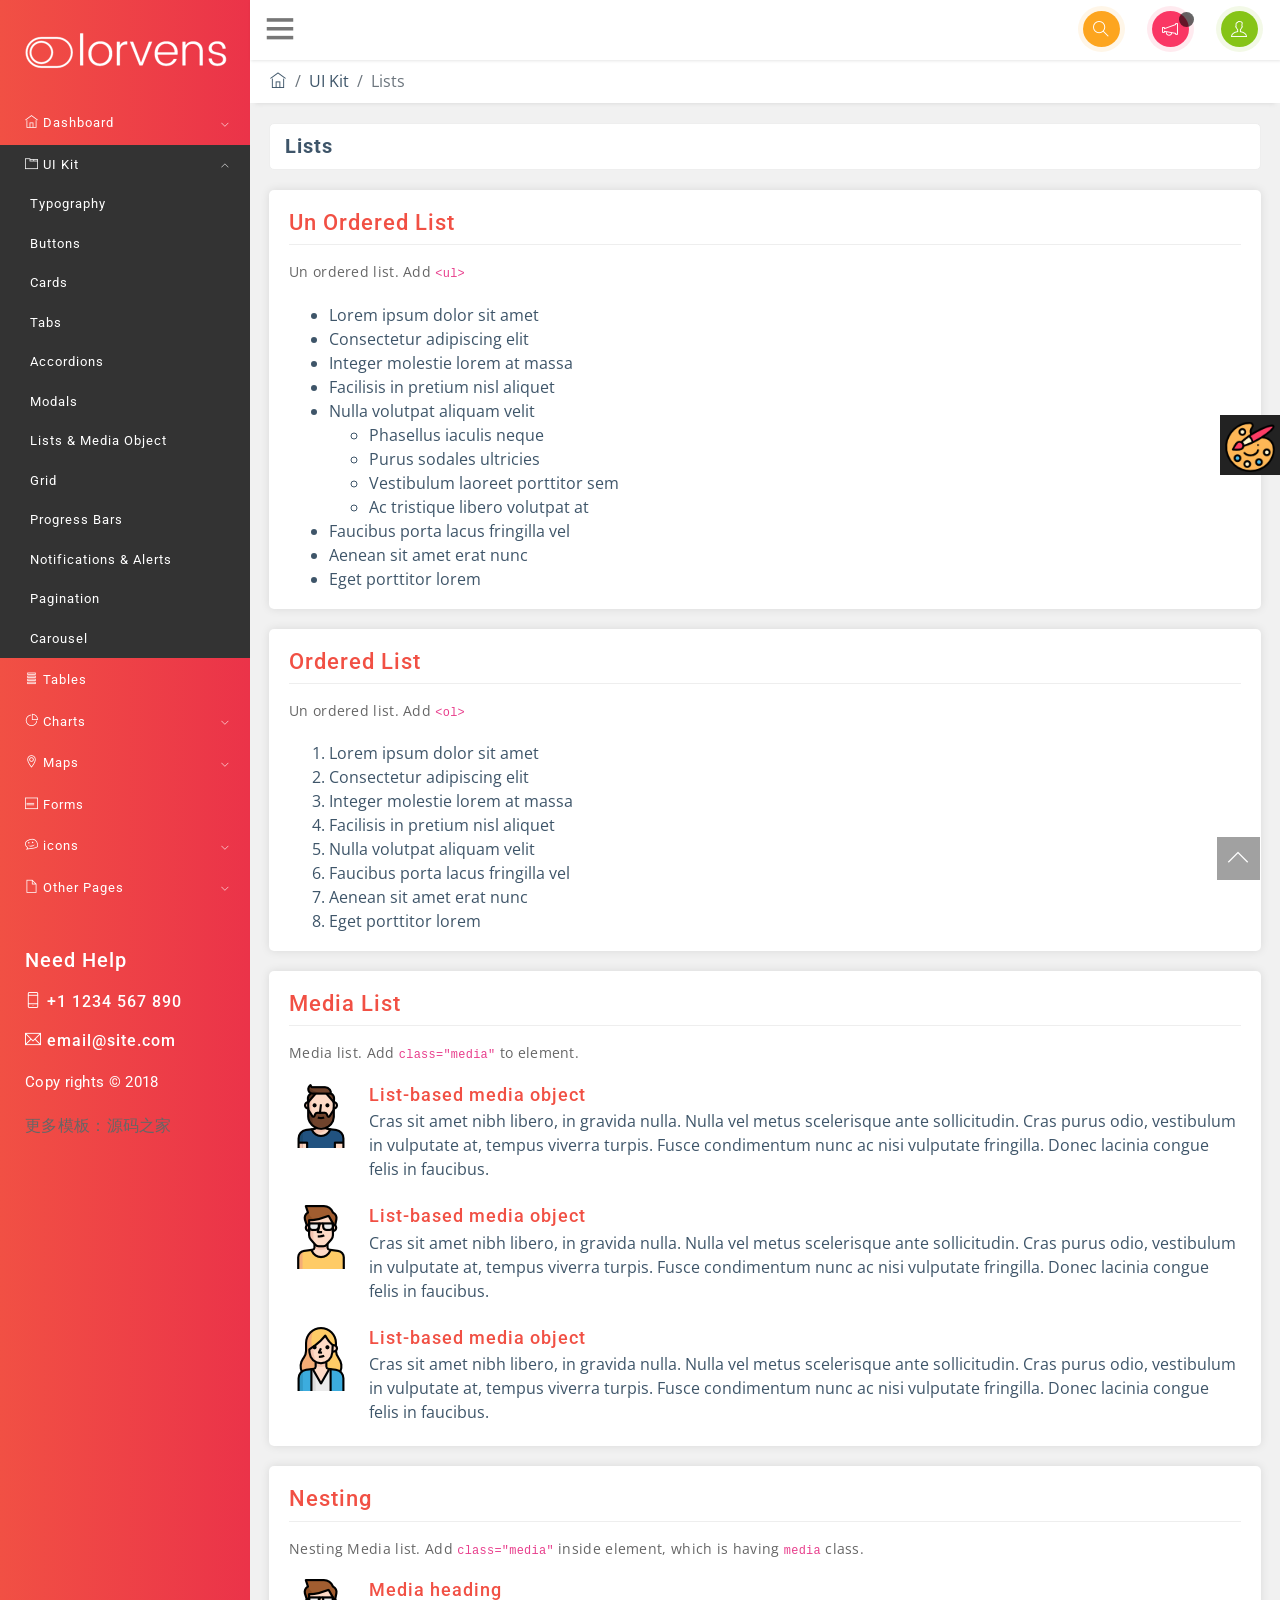
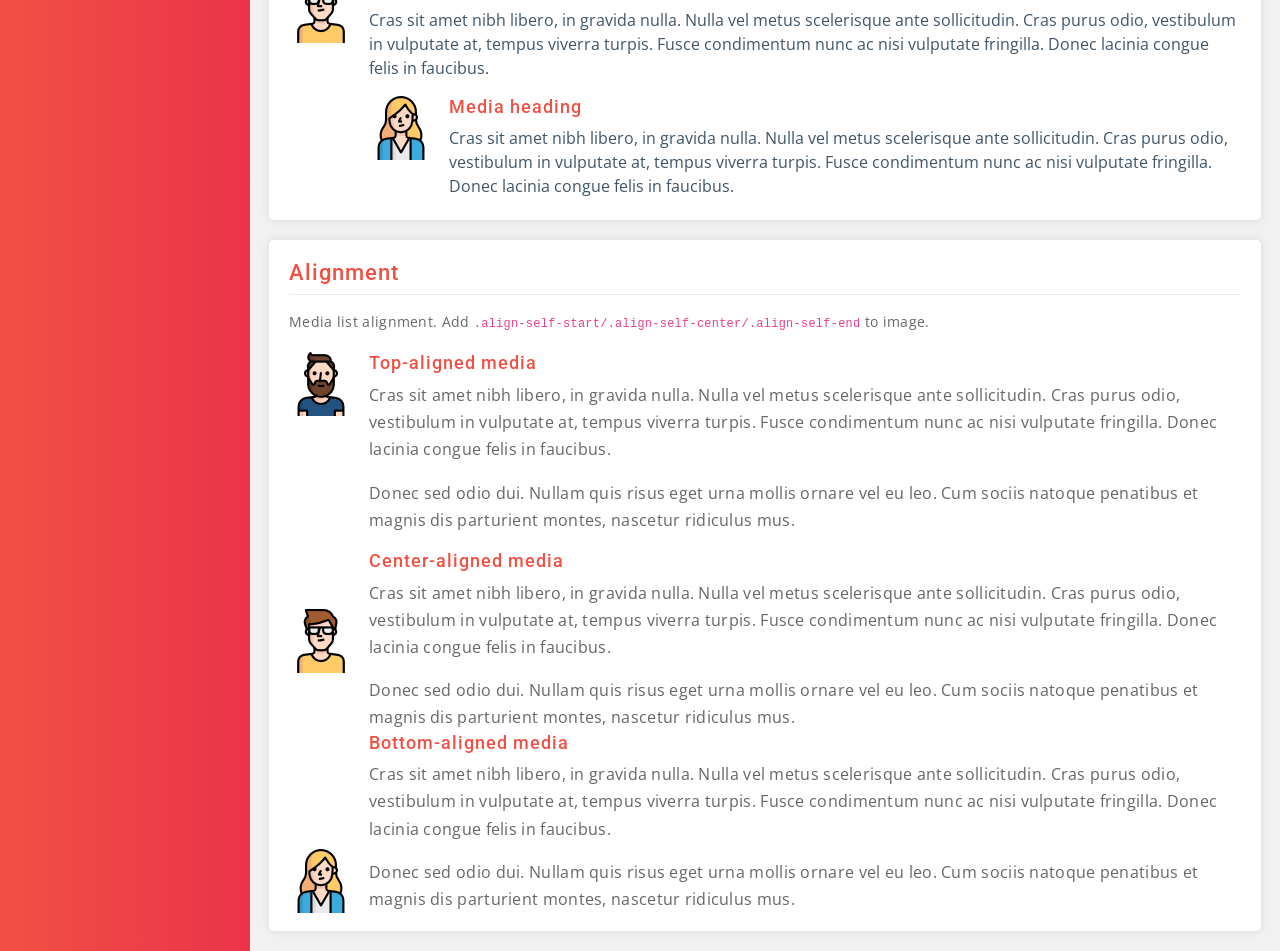
<file: Lorvens/lists.html>
<!DOCTYPE html>
<html>

<head>
	<meta charset="utf-8">
	<meta name="viewport" content="width=device-width, initial-scale=1.0">
	<meta http-equiv="X-UA-Compatible" content="IE=edge">
	<title>Lorvens-Tables Bootstrap Admin Dashboard and UI kit</title>
	<!-- Fav  Icon Link -->
	<link rel="shortcut icon" type="image/png" href="images/fav.png">
	<!-- Bootstrap core CSS -->
	<link rel="stylesheet" href="css/bootstrap.min.css">
	<!-- themify icons CSS -->
	<link rel="stylesheet" href="css/themify-icons.css">
	<!-- Animations CSS -->
	<link rel="stylesheet" href="css/animate.css">
	<!-- Main CSS -->
	<link rel="stylesheet" href="css/styles.css">
	<link rel="stylesheet" href="css/red.css" id="style_theme">
	<link rel="stylesheet" href="css/responsive.css">

	<script src="js/modernizr.min.js"></script>
</head>

<body>
	<!-- Pre Loader -->
	<div class="loading">
		<div class="spinner">
			<div class="double-bounce1"></div>
			<div class="double-bounce2"></div>
		</div>
	</div>
	<!--/Pre Loader -->
	<!-- Color Changer -->
	<div class="theme-settings" id="switcher">
		<span class="theme-click">
			<img src="images/color-pallete.png" alt="color pallete">
		</span>
		<span class="theme-color theme-default theme-active" data-color="green"></span>
		<span class="theme-color theme-blue" data-color="blue"></span>
		<span class="theme-color theme-red" data-color="red"></span>
		<p>(Or) Your Color</p>
	</div>
	<!-- /Color Changer -->
	<div class="wrapper">
		<!-- Sidebar -->
		<nav id="sidebar" class="lorvens-bg">
			<div class="sidebar-header">
				<a href="index.html"><img src="images/logo.png" class="logo" alt="logo"></a>
				<a href="index.html"><img src="images/minimal-logo.png" class="minimal-logo" alt="logo"></a>
			</div>
			<ul class="list-unstyled components">
				<li>
					<a href="#nav-dashboard" data-toggle="collapse" aria-expanded="false">
						<span class="ti-home"></span> Dashboard
					</a>
					<ul class="collapse list-unstyled" id="nav-dashboard">
						<li>
							<a href="index.html">Default</a>
						</li>
					</ul>
				</li>
				<li class="nav-level-one active">
					<a href="#nav-uiKit" data-toggle="collapse" aria-expanded="true">
						<span class="ti-layout-tab"></span> UI Kit
					</a>
					<ul class="list-unstyled collapse show" aria-expanded="true" id="nav-uiKit">
						<li>
							<a href="typography.html">Typography</a>
						</li>
						<li>
							<a href="buttons.html">Buttons</a>
						</li>
						<li>
							<a href="cards.html">Cards</a>
						</li>
						<li>
							<a href="tabs.html">Tabs</a>
						</li>
						<li>
							<a href="accordions.html">Accordions</a>
						</li>
						<li>
							<a href="modals.html">Modals</a>
						</li>
						<li>
							<a href="lists.html">Lists &amp; Media Object</a>
						</li>
						<li>
							<a href="grid.html">Grid</a>
						</li>
						<li>
							<a href="progress-bars.html">Progress Bars</a>
						</li>
						<li>
							<a href="notifications-alerts.html">Notifications &amp; Alerts</a>
						</li>
						<li>
							<a href="pagination.html">Pagination</a>
						</li>
						<li>
							<a href="carousel.html">Carousel</a>
						</li>
					</ul>
				</li>
				<li>
					<a href="tables.html">
						<span class="ti-layout-menu-v"></span> Tables
					</a>
				</li>
				<li>
					<a href="#nav-charts" data-toggle="collapse" aria-expanded="false">
						<span class="ti-pie-chart"></span> Charts
					</a>
					<ul class="collapse list-unstyled" id="nav-charts">
						<li>
							<a href="charts-1.html">Morris</a>
						</li>
						<li>
							<a href="charts-2.html">Flot</a>
						</li>
					</ul>
				</li>
				<li>
					<a href="#nav-maps" data-toggle="collapse" aria-expanded="false">
						<span class="ti-location-pin"></span> Maps
					</a>
					<ul class="collapse list-unstyled" id="nav-maps">
						<li>
							<a href="map-1.html">Google Maps</a>
						</li>
						<li>
							<a href="map-2.html">Vector Maps</a>
						</li>
					</ul>
				</li>
				<li>
					<a href="forms.html">
						<span class="ti-layout-media-overlay-alt-2"></span> Forms
					</a>
				</li>
				<li>
					<a href="#nav-icons" data-toggle="collapse" aria-expanded="false">
						<span class="ti-themify-favicon"></span> icons
					</a>
					<ul class="collapse list-unstyled" id="nav-icons">
						<li>
							<a href="font-awesome.html">Font Awesome </a>
						</li>
						<li>
							<a href="themify.html">Themify</a>
						</li>
					</ul>
				</li>
				<li>
					<a href="#nav-pages" data-toggle="collapse" aria-expanded="false">
						<span class="ti-file"></span> Other Pages
					</a>
					<ul class="collapse list-unstyled" id="nav-pages">
						<li>
							<a href="login.html">Login </a>
						</li>
						<li>
							<a href="sign-up.html">Sign Up</a>
						</li>
						<li>
							<a href="404.html">404</a>
						</li>
						<li>
							<a href="blank-page.html">Blank Page</a>
						</li>
						<li>
							<a href="pricing.html">Pricing</a>
						</li>
						<li>
							<a href="faq.html">FAQ</a>
						</li>
						<li>
							<a href="invoice.html">Invoice</a>
						</li>
					</ul>
				</li>
			</ul>
			<div class="nav-help animated fadeIn">
				<h5>Need Help</h5>
				<h6>
					<span class="ti-mobile"></span> +1 1234 567 890</h6>
				<h6>
					<span class="ti-email"></span> email@site.com</h6>
				<p class="copyright-text">Copy rights &copy; 2018</p><P>更多模板：<a href="http://www.mycodes.net/" target="_blank">源码之家</a></P>
			</div>
		</nav>
		<!-- /Sidebar -->
		<!-- Page Content -->
		<div id="content">
			<!-- Top Navigation -->
			<nav class="navbar navbar-default">
				<div class="container-fluid">
					<div class="navbar-header">
						<span class="ti-menu" id="sidebarCollapse"></span>
					</div>
					<ul class="nav justify-content-end">
						<li class="nav-item">
							<a class="nav-link" data-toggle="modal" data-target=".lorvens-modal-lg">
								<span class="ti-search"></span>
							</a>
							<div class="modal fade lorvens-modal-lg" tabindex="-1" role="dialog" aria-hidden="true">
								<div class="modal-dialog modal-lorvens">
									<div class="modal-content lorvens-box-shadow">
										<div class="modal-header">
											<h5 class="modal-title">Serach Client/Project:</h5>
											<span class="ti-close" data-dismiss="modal" aria-label="Close">
											</span>
										</div>
										<div class="modal-body">
											<form>
												<div class="form-group">
													<input type="text" class="form-control" id="search-term" placeholder="Type text here">
													<button type="button" class="btn btn-lorvens lorvens-bg">
														<span class="ti-location-arrow"></span> Search</button>
												</div>
											</form>
										</div>
									</div>
								</div>
							</div>
						</li>
						<li class="nav-item">
							<a class="nav-link dropdown-toggle" data-toggle="dropdown" href="#" role="button" aria-haspopup="true" aria-expanded="false">
								<span class="ti-announcement"></span>
							</a>
							<div class="dropdown-menu lorvens-box-shadow notifications animated flipInY">
								<h5>Notifications</h5>
								<a class="dropdown-item" href="#">
									<span class="ti-comment-alt"></span> New User Registered</a>
								<a class="dropdown-item" href="#">
									<span class="ti-help-alt"></span> Client asked to send Quotaion</a>
								<a class="dropdown-item" href="#">
									<span class="ti-time"></span> Have schedule meeting today</a>
								<a class="dropdown-item" href="#">
									<span class="ti-comment-alt"></span> New User Registered</a>
							</div>
						</li>
						<li class="nav-item">
							<a class="nav-link dropdown-toggle" data-toggle="dropdown" href="#" role="button" aria-haspopup="true" aria-expanded="false">
								<span class="ti-user"></span>
							</a>
							<div class="dropdown-menu lorvens-box-shadow profile animated flipInY">
								<h5>John Willing</h5>
								<a class="dropdown-item" href="#">
									<span class="ti-settings"></span> Settings</a>
								<a class="dropdown-item" href="#">
									<span class="ti-help-alt"></span> Help</a>
								<a class="dropdown-item" href="#">
									<span class="ti-power-off"></span> Logout</a>
							</div>
						</li>
					</ul>
				</div>
			</nav>
			<!-- /Top Navigation -->
			<!-- Breadcrumb -->
			<ol class="breadcrumb">
				<li class="breadcrumb-item">
					<a href="index.html">
						<span class="ti-home"></span>
					</a>
				</li>
				<li class="breadcrumb-item">UI Kit</li>
				<li class="breadcrumb-item active">Lists</li>
			</ol>
			<!-- /Breadcrumb -->
			<!-- Main Content -->
			<div class="container-fluid">
				<!-- Page Title -->
				<div class="row">
					<div class="col-md-12">
						<h3 class="block-title">Lists</h3>
					</div>
				</div>
				<!-- /Page Title -->

				<div class="row">
					<div class="col-md-12">
						<div class="widget-area-2 lorvens-box-shadow">
							<!-- List Item -->
							<h3 class="widget-title">Un Ordered List</h3>	
							<p class="margin-l20">Un ordered list. Add <code>&lt;ul&gt;</code></p>	
							<div class="bd-example">		
								<ul>
									<li>Lorem ipsum dolor sit amet</li>
									<li>Consectetur adipiscing elit</li>
									<li>Integer molestie lorem at massa</li>
									<li>Facilisis in pretium nisl aliquet</li>
									<li>Nulla volutpat aliquam velit
										<ul>
											<li>Phasellus iaculis neque</li>
											<li>Purus sodales ultricies</li>
											<li>Vestibulum laoreet porttitor sem</li>
											<li>Ac tristique libero volutpat at</li>
										</ul>
									</li>
									<li>Faucibus porta lacus fringilla vel</li>
									<li>Aenean sit amet erat nunc</li>
									<li>Eget porttitor lorem</li>
								</ul>
							</div>
							<!-- /List Item -->
							</div>
							<div class="widget-area-2 lorvens-box-shadow">
							<!-- List Item -->
							<h3 class="widget-title">Ordered List</h3>
							<p class="margin-l20">Un ordered list. Add <code>&lt;ol&gt;</code></p>	
							<div class="bd-example">
								<ol>
									<li>Lorem ipsum dolor sit amet</li>
									<li>Consectetur adipiscing elit</li>
									<li>Integer molestie lorem at massa</li>
									<li>Facilisis in pretium nisl aliquet</li>
									<li>Nulla volutpat aliquam velit</li>
									<li>Faucibus porta lacus fringilla vel</li>
									<li>Aenean sit amet erat nunc</li>
									<li>Eget porttitor lorem</li>
								</ol>
		
							</div>
							<!-- /List Item -->
							</div>
							<div class="widget-area-2 lorvens-box-shadow">
							<!-- List Item -->
							<h3 class="widget-title">Media List</h3>
							<p class="margin-l20">Media list. Add <code>class="media"</code> to element.</p>			
							<div class="lorvens-widget">
								<ul class="list-unstyled">
									<li class="media">
										<img class="mr-3" src="images/user1.png" alt="Generic placeholder image">
										<div class="media-body">
											<h5 class="mt-0 mb-1">List-based media object</h5>
											Cras sit amet nibh libero, in gravida nulla. Nulla vel metus scelerisque ante sollicitudin. Cras purus odio, vestibulum in
											vulputate at, tempus viverra turpis. Fusce condimentum nunc ac nisi vulputate fringilla. Donec lacinia congue felis
											in faucibus.
										</div>
									</li>
									<li class="media my-4">
										<img class="mr-3" src="images/user2.png" alt="Generic placeholder image">
										<div class="media-body">
											<h5 class="mt-0 mb-1">List-based media object</h5>
											Cras sit amet nibh libero, in gravida nulla. Nulla vel metus scelerisque ante sollicitudin. Cras purus odio, vestibulum in
											vulputate at, tempus viverra turpis. Fusce condimentum nunc ac nisi vulputate fringilla. Donec lacinia congue felis
											in faucibus.
										</div>
									</li>
									<li class="media">
										<img class="mr-3" src="images/user3.png" alt="Generic placeholder image">
										<div class="media-body">
											<h5 class="mt-0 mb-1">List-based media object</h5>
											Cras sit amet nibh libero, in gravida nulla. Nulla vel metus scelerisque ante sollicitudin. Cras purus odio, vestibulum in
											vulputate at, tempus viverra turpis. Fusce condimentum nunc ac nisi vulputate fringilla. Donec lacinia congue felis
											in faucibus.
										</div>
									</li>
								</ul>
							</div>
							<!-- /List Item -->
							</div>
							<div class="widget-area-2 lorvens-box-shadow">
							<!-- List Item -->		
							<h3 class="widget-title">Nesting</h3>
							<p class="margin-l20">Nesting Media list. Add <code>class="media"</code> inside element, which is having <code>media</code> class.</p>
							<div class="lorvens-widget">
								<div class="media">
									<img class="mr-3" src="images/user2.png" alt="Generic placeholder image">
									<div class="media-body">
										<h5 class="mt-0">Media heading</h5>
										Cras sit amet nibh libero, in gravida nulla. Nulla vel metus scelerisque ante sollicitudin. Cras purus odio, vestibulum in
										vulputate at, tempus viverra turpis. Fusce condimentum nunc ac nisi vulputate fringilla. Donec lacinia congue felis
										in faucibus.
		
										<div class="media mt-3">
											<a class="pr-3" href="#">
												<img src="images/user3.png" alt="Generic placeholder image">
											</a>
											<div class="media-body">
												<h5 class="mt-0">Media heading</h5>
												Cras sit amet nibh libero, in gravida nulla. Nulla vel metus scelerisque ante sollicitudin. Cras purus odio, vestibulum in
												vulputate at, tempus viverra turpis. Fusce condimentum nunc ac nisi vulputate fringilla. Donec lacinia congue felis
												in faucibus.
											</div>
										</div>
									</div>
								</div>
							</div>
							<!-- /List Item -->
							</div>
							<div class="widget-area-2 lorvens-box-shadow">
							<!-- List Item -->		
							<h3 class="widget-title">Alignment</h3>
							<p class="margin-l20">Media list alignment. Add <code>.align-self-start/.align-self-center/.align-self-end</code> to image.</p>
							<div class="lorvens-widget mb-3">
								<div class="media">
									<img class="align-self-start mr-3" src="images/user1.png" alt="Generic placeholder image">
									<div class="media-body">
										<h5 class="mt-0">Top-aligned media</h5>
										<p>Cras sit amet nibh libero, in gravida nulla. Nulla vel metus scelerisque ante sollicitudin. Cras purus odio, vestibulum
											in vulputate at, tempus viverra turpis. Fusce condimentum nunc ac nisi vulputate fringilla. Donec lacinia congue
											felis in faucibus.
										</p>
										<p>Donec sed odio dui. Nullam quis risus eget urna mollis ornare vel eu leo. Cum sociis natoque penatibus et magnis
											dis parturient montes, nascetur ridiculus mus.</p>
									</div>
									<!-- /.col-sm-9 -->
								</div>
		
								<div class="media">
									<img class="align-self-center mr-3" src="images/user2.png" alt="Generic placeholder image">
									<div class="media-body">
										<h5 class="mt-0">Center-aligned media</h5>
										<p>Cras sit amet nibh libero, in gravida nulla. Nulla vel metus scelerisque ante sollicitudin. Cras purus odio, vestibulum
											in vulputate at, tempus viverra turpis. Fusce condimentum nunc ac nisi vulputate fringilla. Donec lacinia congue
											felis in faucibus.
										</p>
										<p class="mb-0">Donec sed odio dui. Nullam quis risus eget urna mollis ornare vel eu leo. Cum sociis natoque penatibus et magnis
											dis parturient montes, nascetur ridiculus mus.</p>
									</div>
									<!-- /.col-sm-9 -->
								</div>
		
		
								<div class="media">
									<img class="align-self-end mr-3" src="images/user3.png" alt="Generic placeholder image">
									<div class="media-body">
										<h5 class="mt-0">Bottom-aligned media</h5>
										<p>Cras sit amet nibh libero, in gravida nulla. Nulla vel metus scelerisque ante sollicitudin. Cras purus odio, vestibulum
											in vulputate at, tempus viverra turpis. Fusce condimentum nunc ac nisi vulputate fringilla. Donec lacinia congue
											felis in faucibus.
										</p>
										<p class="mb-0">Donec sed odio dui. Nullam quis risus eget urna mollis ornare vel eu leo. Cum sociis natoque penatibus et magnis
											dis parturient montes, nascetur ridiculus mus.</p>
									</div>
									<!-- /.col-sm-10 -->
								</div>
							</div>
							<!-- /List Item -->
						</div>
					</div>		
				</div>
			</div>
			<!-- /Main Content -->
		</div>
	<!-- Page Content -->
	</div>
	<!-- Back to Top -->
	<a id="back-to-top" href="#" class="back-to-top">
			<span class="ti-angle-up"></span>
	</a>
	<!-- /Back to Top -->
	<!-- Jquery Library-->
	<script src="js/jquery-3.2.1.min.js"></script>
	<!-- Popper Library-->
	<script src="js/popper.min.js"></script>
	<!-- Bootstrap Library-->
	<script src="js/bootstrap.min.js"></script>
	<!-- Custom Script-->
	<script src="js/custom.js"></script>
</body>

</html>
</file>
<file: Lorvens/css/themify-icons.css>
@font-face {
	font-family: 'themify';
	src:url('../fonts/themify.eot?-fvbane');
	src:url('../fonts/themify.eot?#iefix-fvbane') format('embedded-opentype'),
		url('../fonts/themify.woff?-fvbane') format('woff'),
		url('../fonts/themify.ttf?-fvbane') format('truetype'),
		url('../fonts/themify.svg?-fvbane#themify') format('svg');
	font-weight: normal;
	font-style: normal;
}

[class^="ti-"], [class*=" ti-"] {
	font-family: 'themify';
	speak: none;
	font-style: normal;
	font-weight: normal;
	font-variant: normal;
	text-transform: none;
	line-height: 1;

	/* Better Font Rendering =========== */
	-webkit-font-smoothing: antialiased;
	-moz-osx-font-smoothing: grayscale;
}

.ti-wand:before {
	content: "\e600";
}
.ti-volume:before {
	content: "\e601";
}
.ti-user:before {
	content: "\e602";
}
.ti-unlock:before {
	content: "\e603";
}
.ti-unlink:before {
	content: "\e604";
}
.ti-trash:before {
	content: "\e605";
}
.ti-thought:before {
	content: "\e606";
}
.ti-target:before {
	content: "\e607";
}
.ti-tag:before {
	content: "\e608";
}
.ti-tablet:before {
	content: "\e609";
}
.ti-star:before {
	content: "\e60a";
}
.ti-spray:before {
	content: "\e60b";
}
.ti-signal:before {
	content: "\e60c";
}
.ti-shopping-cart:before {
	content: "\e60d";
}
.ti-shopping-cart-full:before {
	content: "\e60e";
}
.ti-settings:before {
	content: "\e60f";
}
.ti-search:before {
	content: "\e610";
}
.ti-zoom-in:before {
	content: "\e611";
}
.ti-zoom-out:before {
	content: "\e612";
}
.ti-cut:before {
	content: "\e613";
}
.ti-ruler:before {
	content: "\e614";
}
.ti-ruler-pencil:before {
	content: "\e615";
}
.ti-ruler-alt:before {
	content: "\e616";
}
.ti-bookmark:before {
	content: "\e617";
}
.ti-bookmark-alt:before {
	content: "\e618";
}
.ti-reload:before {
	content: "\e619";
}
.ti-plus:before {
	content: "\e61a";
}
.ti-pin:before {
	content: "\e61b";
}
.ti-pencil:before {
	content: "\e61c";
}
.ti-pencil-alt:before {
	content: "\e61d";
}
.ti-paint-roller:before {
	content: "\e61e";
}
.ti-paint-bucket:before {
	content: "\e61f";
}
.ti-na:before {
	content: "\e620";
}
.ti-mobile:before {
	content: "\e621";
}
.ti-minus:before {
	content: "\e622";
}
.ti-medall:before {
	content: "\e623";
}
.ti-medall-alt:before {
	content: "\e624";
}
.ti-marker:before {
	content: "\e625";
}
.ti-marker-alt:before {
	content: "\e626";
}
.ti-arrow-up:before {
	content: "\e627";
}
.ti-arrow-right:before {
	content: "\e628";
}
.ti-arrow-left:before {
	content: "\e629";
}
.ti-arrow-down:before {
	content: "\e62a";
}
.ti-lock:before {
	content: "\e62b";
}
.ti-location-arrow:before {
	content: "\e62c";
}
.ti-link:before {
	content: "\e62d";
}
.ti-layout:before {
	content: "\e62e";
}
.ti-layers:before {
	content: "\e62f";
}
.ti-layers-alt:before {
	content: "\e630";
}
.ti-key:before {
	content: "\e631";
}
.ti-import:before {
	content: "\e632";
}
.ti-image:before {
	content: "\e633";
}
.ti-heart:before {
	content: "\e634";
}
.ti-heart-broken:before {
	content: "\e635";
}
.ti-hand-stop:before {
	content: "\e636";
}
.ti-hand-open:before {
	content: "\e637";
}
.ti-hand-drag:before {
	content: "\e638";
}
.ti-folder:before {
	content: "\e639";
}
.ti-flag:before {
	content: "\e63a";
}
.ti-flag-alt:before {
	content: "\e63b";
}
.ti-flag-alt-2:before {
	content: "\e63c";
}
.ti-eye:before {
	content: "\e63d";
}
.ti-export:before {
	content: "\e63e";
}
.ti-exchange-vertical:before {
	content: "\e63f";
}
.ti-desktop:before {
	content: "\e640";
}
.ti-cup:before {
	content: "\e641";
}
.ti-crown:before {
	content: "\e642";
}
.ti-comments:before {
	content: "\e643";
}
.ti-comment:before {
	content: "\e644";
}
.ti-comment-alt:before {
	content: "\e645";
}
.ti-close:before {
	content: "\e646";
}
.ti-clip:before {
	content: "\e647";
}
.ti-angle-up:before {
	content: "\e648";
}
.ti-angle-right:before {
	content: "\e649";
}
.ti-angle-left:before {
	content: "\e64a";
}
.ti-angle-down:before {
	content: "\e64b";
}
.ti-check:before {
	content: "\e64c";
}
.ti-check-box:before {
	content: "\e64d";
}
.ti-camera:before {
	content: "\e64e";
}
.ti-announcement:before {
	content: "\e64f";
}
.ti-brush:before {
	content: "\e650";
}
.ti-briefcase:before {
	content: "\e651";
}
.ti-bolt:before {
	content: "\e652";
}
.ti-bolt-alt:before {
	content: "\e653";
}
.ti-blackboard:before {
	content: "\e654";
}
.ti-bag:before {
	content: "\e655";
}
.ti-move:before {
	content: "\e656";
}
.ti-arrows-vertical:before {
	content: "\e657";
}
.ti-arrows-horizontal:before {
	content: "\e658";
}
.ti-fullscreen:before {
	content: "\e659";
}
.ti-arrow-top-right:before {
	content: "\e65a";
}
.ti-arrow-top-left:before {
	content: "\e65b";
}
.ti-arrow-circle-up:before {
	content: "\e65c";
}
.ti-arrow-circle-right:before {
	content: "\e65d";
}
.ti-arrow-circle-left:before {
	content: "\e65e";
}
.ti-arrow-circle-down:before {
	content: "\e65f";
}
.ti-angle-double-up:before {
	content: "\e660";
}
.ti-angle-double-right:before {
	content: "\e661";
}
.ti-angle-double-left:before {
	content: "\e662";
}
.ti-angle-double-down:before {
	content: "\e663";
}
.ti-zip:before {
	content: "\e664";
}
.ti-world:before {
	content: "\e665";
}
.ti-wheelchair:before {
	content: "\e666";
}
.ti-view-list:before {
	content: "\e667";
}
.ti-view-list-alt:before {
	content: "\e668";
}
.ti-view-grid:before {
	content: "\e669";
}
.ti-uppercase:before {
	content: "\e66a";
}
.ti-upload:before {
	content: "\e66b";
}
.ti-underline:before {
	content: "\e66c";
}
.ti-truck:before {
	content: "\e66d";
}
.ti-timer:before {
	content: "\e66e";
}
.ti-ticket:before {
	content: "\e66f";
}
.ti-thumb-up:before {
	content: "\e670";
}
.ti-thumb-down:before {
	content: "\e671";
}
.ti-text:before {
	content: "\e672";
}
.ti-stats-up:before {
	content: "\e673";
}
.ti-stats-down:before {
	content: "\e674";
}
.ti-split-v:before {
	content: "\e675";
}
.ti-split-h:before {
	content: "\e676";
}
.ti-smallcap:before {
	content: "\e677";
}
.ti-shine:before {
	content: "\e678";
}
.ti-shift-right:before {
	content: "\e679";
}
.ti-shift-left:before {
	content: "\e67a";
}
.ti-shield:before {
	content: "\e67b";
}
.ti-notepad:before {
	content: "\e67c";
}
.ti-server:before {
	content: "\e67d";
}
.ti-quote-right:before {
	content: "\e67e";
}
.ti-quote-left:before {
	content: "\e67f";
}
.ti-pulse:before {
	content: "\e680";
}
.ti-printer:before {
	content: "\e681";
}
.ti-power-off:before {
	content: "\e682";
}
.ti-plug:before {
	content: "\e683";
}
.ti-pie-chart:before {
	content: "\e684";
}
.ti-paragraph:before {
	content: "\e685";
}
.ti-panel:before {
	content: "\e686";
}
.ti-package:before {
	content: "\e687";
}
.ti-music:before {
	content: "\e688";
}
.ti-music-alt:before {
	content: "\e689";
}
.ti-mouse:before {
	content: "\e68a";
}
.ti-mouse-alt:before {
	content: "\e68b";
}
.ti-money:before {
	content: "\e68c";
}
.ti-microphone:before {
	content: "\e68d";
}
.ti-menu:before {
	content: "\e68e";
}
.ti-menu-alt:before {
	content: "\e68f";
}
.ti-map:before {
	content: "\e690";
}
.ti-map-alt:before {
	content: "\e691";
}
.ti-loop:before {
	content: "\e692";
}
.ti-location-pin:before {
	content: "\e693";
}
.ti-list:before {
	content: "\e694";
}
.ti-light-bulb:before {
	content: "\e695";
}
.ti-Italic:before {
	content: "\e696";
}
.ti-info:before {
	content: "\e697";
}
.ti-infinite:before {
	content: "\e698";
}
.ti-id-badge:before {
	content: "\e699";
}
.ti-hummer:before {
	content: "\e69a";
}
.ti-home:before {
	content: "\e69b";
}
.ti-help:before {
	content: "\e69c";
}
.ti-headphone:before {
	content: "\e69d";
}
.ti-harddrives:before {
	content: "\e69e";
}
.ti-harddrive:before {
	content: "\e69f";
}
.ti-gift:before {
	content: "\e6a0";
}
.ti-game:before {
	content: "\e6a1";
}
.ti-filter:before {
	content: "\e6a2";
}
.ti-files:before {
	content: "\e6a3";
}
.ti-file:before {
	content: "\e6a4";
}
.ti-eraser:before {
	content: "\e6a5";
}
.ti-envelope:before {
	content: "\e6a6";
}
.ti-download:before {
	content: "\e6a7";
}
.ti-direction:before {
	content: "\e6a8";
}
.ti-direction-alt:before {
	content: "\e6a9";
}
.ti-dashboard:before {
	content: "\e6aa";
}
.ti-lorvens-stop:before {
	content: "\e6ab";
}
.ti-lorvens-shuffle:before {
	content: "\e6ac";
}
.ti-lorvens-play:before {
	content: "\e6ad";
}
.ti-lorvens-pause:before {
	content: "\e6ae";
}
.ti-lorvens-forward:before {
	content: "\e6af";
}
.ti-lorvens-backward:before {
	content: "\e6b0";
}
.ti-cloud:before {
	content: "\e6b1";
}
.ti-cloud-up:before {
	content: "\e6b2";
}
.ti-cloud-down:before {
	content: "\e6b3";
}
.ti-clipboard:before {
	content: "\e6b4";
}
.ti-car:before {
	content: "\e6b5";
}
.ti-calendar:before {
	content: "\e6b6";
}
.ti-book:before {
	content: "\e6b7";
}
.ti-bell:before {
	content: "\e6b8";
}
.ti-basketball:before {
	content: "\e6b9";
}
.ti-bar-chart:before {
	content: "\e6ba";
}
.ti-bar-chart-alt:before {
	content: "\e6bb";
}
.ti-back-right:before {
	content: "\e6bc";
}
.ti-back-left:before {
	content: "\e6bd";
}
.ti-arrows-corner:before {
	content: "\e6be";
}
.ti-archive:before {
	content: "\e6bf";
}
.ti-anchor:before {
	content: "\e6c0";
}
.ti-align-right:before {
	content: "\e6c1";
}
.ti-align-left:before {
	content: "\e6c2";
}
.ti-align-justify:before {
	content: "\e6c3";
}
.ti-align-center:before {
	content: "\e6c4";
}
.ti-alert:before {
	content: "\e6c5";
}
.ti-alarm-clock:before {
	content: "\e6c6";
}
.ti-agenda:before {
	content: "\e6c7";
}
.ti-write:before {
	content: "\e6c8";
}
.ti-window:before {
	content: "\e6c9";
}
.ti-widgetized:before {
	content: "\e6ca";
}
.ti-widget:before {
	content: "\e6cb";
}
.ti-widget-alt:before {
	content: "\e6cc";
}
.ti-wallet:before {
	content: "\e6cd";
}
.ti-video-clapper:before {
	content: "\e6ce";
}
.ti-video-camera:before {
	content: "\e6cf";
}
.ti-vector:before {
	content: "\e6d0";
}
.ti-themify-logo:before {
	content: "\e6d1";
}
.ti-themify-favicon:before {
	content: "\e6d2";
}
.ti-themify-favicon-alt:before {
	content: "\e6d3";
}
.ti-support:before {
	content: "\e6d4";
}
.ti-stamp:before {
	content: "\e6d5";
}
.ti-split-v-alt:before {
	content: "\e6d6";
}
.ti-slice:before {
	content: "\e6d7";
}
.ti-shortcode:before {
	content: "\e6d8";
}
.ti-shift-right-alt:before {
	content: "\e6d9";
}
.ti-shift-left-alt:before {
	content: "\e6da";
}
.ti-ruler-alt-2:before {
	content: "\e6db";
}
.ti-receipt:before {
	content: "\e6dc";
}
.ti-pin2:before {
	content: "\e6dd";
}
.ti-pin-alt:before {
	content: "\e6de";
}
.ti-pencil-alt2:before {
	content: "\e6df";
}
.ti-palette:before {
	content: "\e6e0";
}
.ti-more:before {
	content: "\e6e1";
}
.ti-more-alt:before {
	content: "\e6e2";
}
.ti-microphone-alt:before {
	content: "\e6e3";
}
.ti-magnet:before {
	content: "\e6e4";
}
.ti-line-double:before {
	content: "\e6e5";
}
.ti-line-dotted:before {
	content: "\e6e6";
}
.ti-line-dashed:before {
	content: "\e6e7";
}
.ti-layout-width-full:before {
	content: "\e6e8";
}
.ti-layout-width-default:before {
	content: "\e6e9";
}
.ti-layout-width-default-alt:before {
	content: "\e6ea";
}
.ti-layout-tab:before {
	content: "\e6eb";
}
.ti-layout-tab-window:before {
	content: "\e6ec";
}
.ti-layout-tab-v:before {
	content: "\e6ed";
}
.ti-layout-tab-min:before {
	content: "\e6ee";
}
.ti-layout-slider:before {
	content: "\e6ef";
}
.ti-layout-slider-alt:before {
	content: "\e6f0";
}
.ti-layout-sidebar-right:before {
	content: "\e6f1";
}
.ti-layout-sidebar-none:before {
	content: "\e6f2";
}
.ti-layout-sidebar-left:before {
	content: "\e6f3";
}
.ti-layout-placeholder:before {
	content: "\e6f4";
}
.ti-layout-menu:before {
	content: "\e6f5";
}
.ti-layout-menu-v:before {
	content: "\e6f6";
}
.ti-layout-menu-separated:before {
	content: "\e6f7";
}
.ti-layout-menu-full:before {
	content: "\e6f8";
}
.ti-layout-media-right-alt:before {
	content: "\e6f9";
}
.ti-layout-media-right:before {
	content: "\e6fa";
}
.ti-layout-media-overlay:before {
	content: "\e6fb";
}
.ti-layout-media-overlay-alt:before {
	content: "\e6fc";
}
.ti-layout-media-overlay-alt-2:before {
	content: "\e6fd";
}
.ti-layout-media-left-alt:before {
	content: "\e6fe";
}
.ti-layout-media-left:before {
	content: "\e6ff";
}
.ti-layout-media-center-alt:before {
	content: "\e700";
}
.ti-layout-media-center:before {
	content: "\e701";
}
.ti-layout-list-thumb:before {
	content: "\e702";
}
.ti-layout-list-thumb-alt:before {
	content: "\e703";
}
.ti-layout-list-post:before {
	content: "\e704";
}
.ti-layout-list-large-image:before {
	content: "\e705";
}
.ti-layout-line-solid:before {
	content: "\e706";
}
.ti-layout-grid4:before {
	content: "\e707";
}
.ti-layout-grid3:before {
	content: "\e708";
}
.ti-layout-grid2:before {
	content: "\e709";
}
.ti-layout-grid2-thumb:before {
	content: "\e70a";
}
.ti-layout-cta-right:before {
	content: "\e70b";
}
.ti-layout-cta-left:before {
	content: "\e70c";
}
.ti-layout-cta-center:before {
	content: "\e70d";
}
.ti-layout-cta-btn-right:before {
	content: "\e70e";
}
.ti-layout-cta-btn-left:before {
	content: "\e70f";
}
.ti-layout-column4:before {
	content: "\e710";
}
.ti-layout-column3:before {
	content: "\e711";
}
.ti-layout-column2:before {
	content: "\e712";
}
.ti-layout-accordion-separated:before {
	content: "\e713";
}
.ti-layout-accordion-merged:before {
	content: "\e714";
}
.ti-layout-accordion-list:before {
	content: "\e715";
}
.ti-ink-pen:before {
	content: "\e716";
}
.ti-info-alt:before {
	content: "\e717";
}
.ti-help-alt:before {
	content: "\e718";
}
.ti-headphone-alt:before {
	content: "\e719";
}
.ti-hand-point-up:before {
	content: "\e71a";
}
.ti-hand-point-right:before {
	content: "\e71b";
}
.ti-hand-point-left:before {
	content: "\e71c";
}
.ti-hand-point-down:before {
	content: "\e71d";
}
.ti-gallery:before {
	content: "\e71e";
}
.ti-face-smile:before {
	content: "\e71f";
}
.ti-face-sad:before {
	content: "\e720";
}
.ti-credit-card:before {
	content: "\e721";
}
.ti-lorvens-skip-forward:before {
	content: "\e722";
}
.ti-lorvens-skip-backward:before {
	content: "\e723";
}
.ti-lorvens-record:before {
	content: "\e724";
}
.ti-lorvens-eject:before {
	content: "\e725";
}
.ti-comments-smiley:before {
	content: "\e726";
}
.ti-brush-alt:before {
	content: "\e727";
}
.ti-youtube:before {
	content: "\e728";
}
.ti-vimeo:before {
	content: "\e729";
}
.ti-twitter:before {
	content: "\e72a";
}
.ti-time:before {
	content: "\e72b";
}
.ti-tumblr:before {
	content: "\e72c";
}
.ti-skype:before {
	content: "\e72d";
}
.ti-share:before {
	content: "\e72e";
}
.ti-share-alt:before {
	content: "\e72f";
}
.ti-rocket:before {
	content: "\e730";
}
.ti-pinterest:before {
	content: "\e731";
}
.ti-new-window:before {
	content: "\e732";
}
.ti-microsoft:before {
	content: "\e733";
}
.ti-list-ol:before {
	content: "\e734";
}
.ti-linkedin:before {
	content: "\e735";
}
.ti-layout-sidebar-2:before {
	content: "\e736";
}
.ti-layout-grid4-alt:before {
	content: "\e737";
}
.ti-layout-grid3-alt:before {
	content: "\e738";
}
.ti-layout-grid2-alt:before {
	content: "\e739";
}
.ti-layout-column4-alt:before {
	content: "\e73a";
}
.ti-layout-column3-alt:before {
	content: "\e73b";
}
.ti-layout-column2-alt:before {
	content: "\e73c";
}
.ti-instagram:before {
	content: "\e73d";
}
.ti-google:before {
	content: "\e73e";
}
.ti-github:before {
	content: "\e73f";
}
.ti-flickr:before {
	content: "\e740";
}
.ti-facebook:before {
	content: "\e741";
}
.ti-dropbox:before {
	content: "\e742";
}
.ti-dribbble:before {
	content: "\e743";
}
.ti-apple:before {
	content: "\e744";
}
.ti-android:before {
	content: "\e745";
}
.ti-save:before {
	content: "\e746";
}
.ti-save-alt:before {
	content: "\e747";
}
.ti-yahoo:before {
	content: "\e748";
}
.ti-wordpress:before {
	content: "\e749";
}
.ti-vimeo-alt:before {
	content: "\e74a";
}
.ti-twitter-alt:before {
	content: "\e74b";
}
.ti-tumblr-alt:before {
	content: "\e74c";
}
.ti-trello:before {
	content: "\e74d";
}
.ti-stack-overflow:before {
	content: "\e74e";
}
.ti-soundcloud:before {
	content: "\e74f";
}
.ti-sharethis:before {
	content: "\e750";
}
.ti-sharethis-alt:before {
	content: "\e751";
}
.ti-reddit:before {
	content: "\e752";
}
.ti-pinterest-alt:before {
	content: "\e753";
}
.ti-microsoft-alt:before {
	content: "\e754";
}
.ti-linux:before {
	content: "\e755";
}
.ti-jsfiddle:before {
	content: "\e756";
}
.ti-joomla:before {
	content: "\e757";
}
.ti-html5:before {
	content: "\e758";
}
.ti-flickr-alt:before {
	content: "\e759";
}
.ti-email:before {
	content: "\e75a";
}
.ti-drupal:before {
	content: "\e75b";
}
.ti-dropbox-alt:before {
	content: "\e75c";
}
.ti-css3:before {
	content: "\e75d";
}
.ti-rss:before {
	content: "\e75e";
}
.ti-rss-alt:before {
	content: "\e75f";
}
</file>
<file: Lorvens/css/styles.css>
/*
Theme Name: Lorvens admin 
Theme URI: http://www.konnectplugins.com/lorvens/site
Author: KonnectCode
Author URI: https://themeforest.net/user/konnectcode
*/

/*--------------------------------------------------------------
 TABLE OF CONTENTS:
 =================
+ Imported CSS
+ General
+ Login and sign up
+ Tables
+ Icons
+ Loader
+ Color Switcher
+ Sidebar
+ Key Frames
+ Maps
+ Charts
+ Top Navigation
+ Modal Popup
+ Widget Boxs
+ Cards
+ Tabs
+ Buttons
+ Progress Bar
+ Form Elements
+ Typography
+ Accordion
+ Pagination
+ FAQ
----------------------------------------------------------------*/

/*=======================
 		Imported CSS
====================== */
@import url('https://fonts.googleapis.com/css?family=Open+Sans:300,400,700|Roboto:100,400,700,900');


/*=======================
 		General
====================== */

body {
	font-family: 'Open Sans', sans-serif;
	background: #fafafa;
	color: #3e5569;
}

h1,
h2,
h3,
h4,
h5,
h6,
span,
#sidebar {
	font-family: 'Roboto', sans-serif;
	letter-spacing: 1px;
}

p {
	font-size: 1em;
	line-height: 1.7em;
	color: #666;
	letter-spacing: .3px;
}

a,
a:hover,
a:focus {
	color: inherit;
	text-decoration: none;
	transition: all 0.3s;
}

.color-yellow {
	color: rgba(253, 165, 31, 1);
}

.color-green {
	color: rgba(134, 196, 23, 1);
}

.color-red {
	color: rgba(250, 54, 100, 1);
}

.color-blue {
	color: rgba(116, 110, 203, 1);
}

.navbar {
	padding: 10px 0px;
	background: #fff;
	border: none;
	border-radius: 0;
	margin-bottom: -1px;
	box-shadow: 1px 1px 3px rgba(0, 0, 0, 0.1);
}

.navbar-btn {
	box-shadow: none;
	outline: none !important;
	border: none;
}

.breadcrumb {
	border-radius: 0;
	margin-bottom: 0;
	background: #fff;
	box-shadow: 0 6px 4px -5px #ddd;
	padding: 10px 20px;
}

.badge {
	padding: .4em .7em;
	border-radius: 0;
	font-weight: 400;
}

.progress {
	border-radius: 0;
	margin: 10px 0px 15px;
}

.progress-bar {
	opacity: 0.6;
}

.table td,
.table th {
	padding: .95rem;
}


form .row>[class^=col] {
	padding-top: .5rem !important;
	padding-bottom: .5rem !important;
	background-color: #fff !important;
	border: 0px !important;
}

.margin-l20 {
	color: #666;
    font-size: 0.85rem;
}

.back-to-top {
	cursor: pointer;
	position: fixed;
	bottom: 20px;
	right: 20px;
	display: none;
	font-size: 22px;
	color: #fff;
	background: #999;
	padding: 5px 10px;
}

.back-to-top:hover {
	color: #fff;
	background: #666;
	padding: 5px 10px;
}
#content {
	margin-bottom: 20px;
	transition: all 0.3s;
	width: 100%;
}
.text-muted {
	color: #6c757d!important;
	padding-top: 20px;
}
ul ul a {
	font-size: 0.9em;
	padding-left: 30px !important;
	background: #333;
}
.lorvens-box-shadow {
	border-radius: 0;
	border: 0;
	-webkit-box-shadow: 0 0px 10px rgba(0, 0, 0, 0.1);
	box-shadow: 0 0px 10px rgba(0, 0, 0, 0.1);
	background: #fff;
	margin-top: 20px;
}
.min-h200 {
	min-height: 200px;
}
.m-bottom10 {
	margin-bottom: 10px;
}
.unlink{
	font-size: 60px;
	color: red;
}
.lorvens-grid div[class*="col"]{
	padding: 10px 20px;
	background-color: rgba(165, 165, 165, .2);
	border: 1px solid #ffffff;
	text-align: center;
}
.media h5{
    font-size: 18px;
}
div[class*="col-"]{
	padding-right: 9px;
	padding-left: 9px;
}
div[class*="col-"] div[class*="col-"]{
	padding-right: 10px;
	padding-left: 10px;
}
.badge-danger, .bg-danger {
    background-color: #ef6e6e !important;
}
.badge-success, .bg-success {
    background-color: #22c6ab !important;
}
.badge-warning, .bg-warning {
    color: #fff;
    background-color: #FFAA2A !important;
}
/*=======================
 	Login and sign up
====================== */

.auth-bg {
	background: #ededed;
}

.auth-box {
	margin: 0 auto;
	text-align: center;
}

.auth-box .lorvens-box-shadow {
	padding: 20px;
}

.auth-box .form-control {
	/* border: 0px; */
	background: #efefef;
	padding: 14px;
	border-radius: 0px;
	border: 1px solid #efefef;
}

.custom-control-label::before,
.custom-control-label::after {
	top: 2px;
}

.custom-control-label::before {
	box-shadow: none !important;
}
.custom-checkbox .custom-control-label::before{
	border-radius: 0px;
}
.auth-footer-text {
	margin-top: 20px;
}

.auth-footer-text a {
	color: #007bff;
}


/*=======================
 	Tables
====================== */

.widget-area-2 .table-div {
	padding: 0px;
}
.lorvens-widget{
	margin-bottom: 20px;
}
/*=======================
 	Icons
====================== */

.font-awesome-row .icon-container {
	width: 30%;
}

.icon-section {
	padding-left: 0px;
}

.icon-container {
	width: 220px;
	padding-bottom: 1em;
	display: inline-block;
}

.icon-name {
	color: #666;
	margin-left: 15px;
	font-size: .8em;
	transition: .3s;
}


/*=======================
 	Loader
====================== */

.loading {
	background: #fff;
	position: fixed;
	z-index: 99999;
	width: 100%;
	height: 100%;
	top: 0;
}

.spinner {
	width: 40px;
	height: 40px;
	position: relative;
    top: 48%;
    margin: 0 auto;
    display: block;
}

.double-bounce1,
.double-bounce2 {
	background-color: #F44A38;
	width: 100%;
	height: 100%;
	border-radius: 50%;
	opacity: 0.6;
	position: absolute;
	top: 0;
	left: 0;
	-webkit-animation: bounce 2.0s infinite ease-in-out;
	animation: bounce 2.0s infinite ease-in-out;
}

.double-bounce2 {
	-webkit-animation-delay: -1.0s;
	animation-delay: -1.0s;
}

/*=======================
 	Color Switcher
====================== */

#switcher {
	position: fixed;
	bottom: 45%;
	right: -130px;
	width: 130px;
	background-color: #404040;
	color: #ffffff;
	z-index: 9999;
	font-size: 15px;
	padding-bottom: 20px;
	-webkit-transition: all 0.6s ease;
	transition: all 0.6s ease;
	height: 80px;
}
#switcher.active {
	right: 0px;
}
#switcher p {
	color: #fff;
	bottom: -6px;
	position: absolute;
	left: 21px;
	font-size: 13px;
}
#switcher .theme-click {
	display: block;
	position: absolute;
	width: 60px;
	height: 60px;
	line-height: 60px;
	color: #ffffff;
	font-size: 24px;
	background-color: #222;
	text-align: center;
	left: -60px;
	top: 0;
	cursor: pointer;
	z-index: 2;
}
#switcher .theme-default {
	width: 30px;
	height: 30px;
	background: #5DC560;
	margin: 15px 10px;
	position: absolute;
	border-radius: 50%;
	left: 0px;
	cursor: pointer;
}
#switcher .theme-blue {
	width: 30px;
	height: 30px;
	background: #1183E1;
	margin: 15px 10px;
	border-radius: 50%;
	position: absolute;
	left: 40px;
	cursor: pointer;
}
#switcher .theme-red {
	width: 30px;
	height: 30px;
	background: #F15044;
	margin: 15px 10px;
	border-radius: 50%;
	position: absolute;
	left: 80px;
	cursor: pointer;
}

/*=======================
 	Sidebar
====================== */

.wrapper {
	display: flex;
	align-items: stretch;
	background-color: #f1f1f1;
}

#sidebar {
	min-width: 250px;
	max-width: 250px;
	color: #ffffff;
	transition: all 0.3s;
	min-height: 100vh;
}


#sidebar.active {
	min-width: 80px;
	max-width: 80px;
}

#sidebar.active .sidebar-header .logo {
	display: none;
}

#sidebar.active .sidebar-header .minimal-logo {
	display: block;
}

#sidebar ul li a {
	text-align: left;
}

#sidebar.active ul li a {
	padding: 20px 10px;
	font-size: 0px;
	text-align: center;
}

#sidebar.active ul li a span {
	margin-right: 0;
	display: block;
	font-size: 20px;
	margin-bottom: 5px;
}

#sidebar.active ul ul a {
	padding: 10px !important;
	text-align: left;
	font-size: 12px;
}

#sidebar.active a[aria-expanded="false"]::before,
#sidebar.active a[aria-expanded="true"]::before {
	top: 45%;
	-webkit-transform: translateX(50%);
	-ms-transform: translateX(50%);
	transform: translateX(50%);
}

#sidebar .sidebar-header {
	padding: 30px 20px;
}

#sidebar .sidebar-header .minimal-logo {
	display: none;
	margin: 5px 0px;
}

#sidebar ul.components>li {
	position: relative;
	margin: 2px 0;
}

#sidebar.active ul.components>li {
	position: relative;
}

#sidebar.active ul.components>li:hover {
	background: #333;
}

#sidebar.active ul.components>li .collapsing,
#sidebar.active ul.components>li .collapse {
	display: none;
}

#sidebar.active ul.components>li:hover .collapse {
	position: absolute;
	z-index: 3;
	left: 100%;
	top: 0%;
	box-shadow: none;
	min-width: 170px;
	display: block;
}

#sidebar ul li a {
	padding: 10px 10px 10px 25px;
	font-size: 13px;
	display: block;
	letter-spacing: 1px;
}

#sidebar ul li a:hover {
	color: #eee;
}

#sidebar ul li a i {
	margin-right: 10px;
}

#sidebar ul li.active>a,
#sidebar a[aria-expanded="true"] {
	color: #fff;
	background: #333;
}

#sidebar a[data-toggle="collapse"] {
	position: relative;
}

#sidebar a[aria-expanded="false"]::before,
#sidebar a[aria-expanded="true"]::before {
	content: '\e64b';
	display: block;
	position: absolute;
	right: 20px;
	font-family: 'themify';
	font-size: 0.6em;
	top: 40%;
}

#sidebar a[aria-expanded="true"]::before {
	content: '\e648';
}

#sidebarCollapse {
	padding-top: 10px;
	padding-bottom: 10px;
	font-size: 30px;
	cursor: pointer;
	color: #777;
}

.nav-help {
	padding: 25px;
}

.nav-help h6 {
	margin: 20px 0px;
	letter-spacing: 1px;
}

#sidebar.active .nav-help {
	display: none;
}


/*=======================
 	Key Frames
====================== */

@-webkit-keyframes bounce {
	0%,
	100% {
		-webkit-transform: scale(0.5)
	}
	50% {
		-webkit-transform: scale(1.0)
	}
}

@keyframes bounce {
	0%,
	100% {
		transform: scale(0.0);
		-webkit-transform: scale(0.5);
	}
	50% {
		transform: scale(1.0);
		-webkit-transform: scale(1.0);
	}
}


/*=======================
 	Maps
====================== */

.map-box {
	margin: 0px;
}

.google-map {
	width: 100%;
	height: 300px;
}

.big-world-mill {
	height: 500px;
	margin-bottom: 20px;
}

.vmap-usa {
	height: 300px;
	margin-bottom: 20px;
}

/*=======================
 	Charts
====================== */
.chart-home{
	height: 255px;
	margin-bottom: 10px;
}
.chart-one{
	height: 300px;
}
.chart-two{
	height: 260px;
}
.chart-three{
	height: 400px;
}
.visit-quality{
	color: #5867c3;
}
.visit-price{
	color: #00c5dc;
}

/*=======================
 	Top Navigation
====================== */
.navbar-default .dropdown-toggle::after {
	display: none;
}

.navbar-default .ti-announcement,
.navbar-default .ti-user,
.navbar-default .ti-search {
	padding: 10px;
	border-radius: 50%;
	color: #fff;
}
.navbar-default .ti-announcement::after {
	content: "";
	width: 15px;
	height: 15px;
	-webkit-animation: bounce 1.0s infinite ease-in-out;
	animation: bounce 1.0s infinite ease-in-out;
	background: rgba(0, 0, 0, .6);
	position: absolute;
	top: 12px;
	border-radius: 50%;
}

.navbar-default .ti-user {
	background: rgba(134, 196, 23, 1);
	box-shadow: 0 0 0 5px rgba(134, 196, 23, .1);
}

.navbar-default .ti-announcement {
	background: rgba(250, 54, 100, 1);
	box-shadow: 0 0 0 5px rgba(250, 54, 100, .1);
}

.navbar-default .ti-search {
	background: rgba(253, 165, 31, 1);
	box-shadow: 0 0 0 5px rgba(253, 165, 31, .1);
}

.notifications .dropdown-item,
.profile .dropdown-item {
	font-size: 13px;
	padding: 15px;
	color: #888;
	border-bottom: 1px solid #fafafa;
}

.dropdown-menu.notifications,
.dropdown-menu.profile {
	padding: 0;
	right: 20px;
	left: auto;
	min-width: 200px;
}

.dropdown-item.active,
.dropdown-item:active {
	background: #fff;
}

.dropdown-menu.notifications .dropdown-item:nth-child(odd) [class^="ti-"],
.dropdown-menu.profile .dropdown-item:nth-child(odd) [class^="ti-"] {
	margin-right: 10px;
	color: #FA3664;
}

.dropdown-menu.notifications .dropdown-item:nth-child(even) [class^="ti-"],
.dropdown-menu.profile .dropdown-item:nth-child(even) [class^="ti-"] {
	margin-right: 10px;
	color: #076AD0;
}

.dropdown-menu.notifications h5,
.dropdown-menu.profile h5 {
	padding: 15px;
	background: #555;
	color: #fff;
	font-weight: lighter;
	letter-spacing: 1px;
	margin-bottom: 0;
}

.dropdown-menu.notifications:before,
.dropdown-menu.profile:before {
	bottom: 100%;
	border: solid transparent;
	content: " ";
	height: 0;
	width: 0;
	bottom: 100%;
	position: absolute;
	pointer-events: none;
	border-bottom-color: #555;
	border-width: 9px;
	left: 50%;
}

.dropdown-menu.notifications:before {
	margin-left: 14px;
}

.dropdown-menu.profile:before {
	margin-left: 64px;
}
.navbar .nav .nav-item:last-child .nav-link{
	padding-right: 7px;
}

/*=======================
 	Modal Popup
====================== */
.modal.show .modal-dialog{
	margin-top: 70px;
}
.modal-content{
	border-radius: 0px;
}
.modal-lorvens .modal-header {
	background: #333;
	color: #fff;
	border-radius: 0;
	letter-spacing: 1px;
	position: relative;
}

.modal-lorvens .modal-header .modal-title {
	margin-bottom: 0;
	line-height: 1.5;
	font-weight: 100;
	letter-spacing: 2px;
}

.modal-lorvens .modal-header .ti-close {
	top: 37%;
	position: absolute;
	right: 14px;
	cursor: pointer;
}

.modal-lorvens .form-control {
	width: 100%;
	padding: 12px;
	border-radius: 0;
	border: 0;
	border-bottom: 1px solid #ddd;
}

.modal-lorvens .btn-lorvens,
.modal-lorvens .btn-lorvens:active {
	color: #fff;
	outline: none;
	border-radius: 0;
	cursor: pointer;
	margin: 20px auto 0px;
	display: block;
	border: none;
	padding: 15px;
	box-shadow: none;
}

.modal-lorvens .btn-lorvens:hover {
	opacity: .8;
}

.modal-body{
	color: #666;
}
.modal-header{
	background: #f1f1f1;
}

/*=======================
 	Widget Boxs
====================== */

h3.block-title {
	font-size: 20px;
    color: #3e5569;
    border: 1px solid #eee;
    margin: 20px 0 0;
    padding: 5px 15px;
    background: #fff;
    border-radius: 5px;
    font-weight: bold;
}

.widget-area {
	background: #fff;
	border-radius: 5px;
}

.widget-area .numeric {
	font-size: 30px;
	letter-spacing: 1px;
}

h4.wiget-title {
	font-size: 13px;
	letter-spacing: .5px;
}

.alert {
	border-radius: 0px;
	border: 0px;
}
.alert-warning{
	color: #F15044;
}
.widget-left {
	width: 35%;
	display: inline-block;
	vertical-align: 11px;
	font-size: 30px;
	text-align: center;
	color: #777;
}

.widget-right {
	width: 62%;
	display: inline-block;
	padding: 20px 0;
}

.widget-area-2 {
	background: #fff;
	margin-top: 20px;
	padding: 20px;
	padding-bottom: 2px;
	border-radius: 5px;
}

.widget-title {
	font-size: 22px;
    padding-bottom: .5rem;
    margin-bottom: 15px;
    border-bottom: 1px solid #eeeeee;
}

.widget-morris {
	padding: 20px;
}

/*=======================
 	Cards
====================== */

.card,
.card-img-top {
	border-radius: 0px;
}
.card-area{
	border-radius: 5px;
	border: 0;
	-webkit-box-shadow: 0 2px 16px rgba(0, 0, 0, 0.1);
	box-shadow: 0 2px 16px rgba(0, 0, 0, 0.1);
	background: #fff;
	margin-top: 20px;
}
.card-area .widget-title, .widget-morris .widget-title{
	margin-left: 0px;
	padding-top: 0px;
}
.card.card-no-border {
    border: 0px;
}
.card.card-no-border .card-header{
    border-bottom: 0px;
}
.card-header:first-child {
	border-radius: 0px;
}

.card-header.lorvens-card-header {
	background-color: rgba(75, 75, 75, 1);
	color: #fff;
}

.card-header img {
	border-radius: 50%;
	box-shadow: 0 1px 3px 0 rgba(0, 0, 0, .5);
	margin: 20px auto;
}

.card-header span.ti-more {
	position: absolute;
	font-size: 25px;
	right: 10px;
	top: 20px;
	-ms-transform: rotate(90deg);
	-webkit-transform: rotate(90deg);
	transform: rotate(90deg);
}

.card.bg-secondary .card-text,
.card.bg-success .card-text,
.card.bg-info .card-text,
.card.bg-dark .card-text,
.card.bg-danger .card-text,
.card.bg-primary .card-text {
	color: #ffffff;
}

.card .text-muted {
	font-size: 13px;
}

.card .text-white .text-muted {
	color: #ffffff !important;
}
.card-body .btn{
	margin-bottom: 0px;
}

/*=======================
 	Tabs
====================== */
.bd-example-tabs .tab-content>.active {
    padding: 20px 10px;
}
.nav-tabs .nav-link,
.nav-pills .nav-link {
	border-radius: 0px;
}
.tab-pane p{
	margin-bottom: 0px;
}
.copyright-text {
	color: #fff;
	font-size: 15px;
}


/*=======================
 	Buttons
====================== */

.btn {
	border-radius: 0;
	margin-bottom: 5px;
}

.btn.focus,
.btn:focus {
	box-shadow: none !important;
}
.home .widget-title {
    font-size: 22px;
    padding-bottom: .5rem;
    margin-bottom: 0px;
    border-bottom: 0px solid #eeeeee; 
}
.button-btn-block {
	margin-top: 10px;
}

.btn-outline-light {
	color: #ddd;
	border-color: #ddd;
}

.lorvens-widget .row {
	margin: 0px;
}
.btn-hero-primary {
	color: #fff;
	text-transform: uppercase;
	letter-spacing: .0625rem;
	font-weight: 700;
	padding: .625rem 1.5rem;
	font-size: .875rem;
	line-height: 1.5;
	border-radius: 0rem;
	border: none;
}

.btn-hero-secondary.disabled,
.btn-hero-secondary:disabled {
	color: #fff;
	background-color: #111;
}
.btn:not(:disabled):not(.disabled):active{
	background: #343a40;
}
/*=======================
 	Progress Bar
====================== */

.progress-status span {
	margin-left: 0px;
}
.width-pb10{
	width: 10%;
}
.width-pb15{
	width: 15%;
}
.width-pb25{
	width: 25%;
}
.width-pb30{
	width: 30%;
}
.width-pb50{
	width: 50%;
}
.width-pb75{
	width: 75%;
}
.width-pb100{
	width: 100%;
}
.height-pb1{
	height: 1px;
}
.height-pb20{
	height: 20px;
}
/*=======================
 	Form Elements
====================== */

.form-control {
	border-radius: 0px;
	border-color: #ddd;
}
input.form-control {
	padding: .59rem .75rem;
}
.form-control:focus {
	color: #495057;
	background-color: #fff;
	outline: 0;
	box-shadow: none;
}

.text-round {
	float: left;
	margin-top: 10px;
	margin-right: 15px;
	width: 40px;
	height: 40px;
	text-align: center;
	border-radius: 50%;
	line-height: 40px;
	font-weight: bold;
	color: #ffffff;
}

.my-contacts li:nth-child(odd) .text-round {
	background-color: #555;
}

.my-contacts::-webkit-scrollbar {
	width: 10px;
	background-color: #dddddd;
}

.my-contacts::-webkit-scrollbar-thumb {
	background-color: #555555;
	border-radius: 10px;
}

/*=======================
 	Typography
====================== */
.Headings-tags {
	margin-left: 20px;
}

.button-btn-block {
	margin-top: 10px;
}


/*=======================
 	Accordion
====================== */
#accordion .card{
	border: 1px solid #ffffff;
	margin-bottom: .5rem;
}
 #accordion .card-body{
	 border: 1px solid #eeeeee;
 }
 #accordion .accordion-header {
	background-color: #555;
	padding: 7px;
}
#accordion .accordion-header h5{
	margin-bottom: 0px;
	color: #ffffff;
	font-size: 15px;
	padding: 5px;
	cursor: pointer;
}
#accordion_light .card{
	border: 1px solid #ffffff;
	margin-bottom: .5rem;
}
 #accordion_light .card-body{
	 border: 1px solid #eeeeee;
 }
 #accordion_light .accordion-header {
	background-color:#fff;
	padding: 7px;
	background: #f1f1f1;
}
#accordion_light .accordion-header h5{
	margin-bottom: 0px;
	font-size: 15px;
	padding: 5px;
	cursor: pointer;
} 


/*=======================
 	Pagination
====================== */

.pagination .page-link:focus {
	box-shadow: none;
}

.pagination .page-item.active .page-link {
	z-index: 1;
	color: #fff;
}

.pagination .page-item:first-child .page-link,
.pagination .page-item:last-child .page-link {
	border-radius: 0px;
}

/*=======================
 	FAQ
====================== */
.faq-block .block-content{
	border:1px solid #eee;
	border-top: 0px;
}

#faq1 .block-header {
    border: 1px solid #eee;
}

#faq1 .block-header-default{
	background-color: #ffffff;
}

#faq2 .block-header{
	color: #ffffff;
}

.content-heading {
	padding-bottom: .5rem;
	font-size: 1.25rem;
	font-weight: 400;
	line-height: 1.75;
	border-bottom: 1px solid #e6ebf4;
}

.block-header-default {
	background-color: #f9fafc;
}

.font-w600 {
	font-weight: 600!important;
}
.block-header {
	display: flex;
	flex-direction: row;
	justify-content: space-between;
	align-items: center;
	padding: .75rem 1.25rem;
	transition: opacity .25s ease-out;
}

.block-content {
	transition: opacity .25s ease-out;
	width: 100%;
	margin: 0 auto;
	padding: 1.25rem 1.25rem 1px;
	overflow-x: visible;
}

.block-title {
	-ms-flex: 1 1 auto;
	flex: 1 1 auto;
	min-height: 1.75rem;
	margin: 0;
	font-size: 1.125rem;
	font-weight: 400;
	line-height: 1.75;
}

.block-title-new {
	-ms-flex: 1 1 auto;
	flex: 1 1 auto;
	min-height: 1.75rem;
	margin: 0;
	font-size: 1.125rem;
	font-weight: 400;
	line-height: 1.75;
}

.bg-body-light {
	background-color: #f9fafc!important;
	padding-bottom: 20px;
}

.block.block-bordered {
	border: 1px solid #e6ebf4;
	box-shadow: none;
}

.pricing-content {
    min-height: 280px;
}
.block {
	display: block;
}

.fa-check:before {
	content: "\f00c";
}

a.block.block-link-pop:hover {
	opacity: 1;
}
</file>
<file: Lorvens/css/red.css>
/*===================
Color : RED 
*==================*/
.lorvens-bg {
	background: #F15044;
	/* fallback for old browsers */
	background: -webkit-linear-gradient(to right, #F15044, #EB3349);
	/* Chrome 10-25, Safari 5.1-6 */
	background: linear-gradient(to right, #F15044, #EB3349);
	/* W3C, IE 10+/ Edge, Firefox 16+, Chrome 26+, Opera 12+, Safari 7+ */
}
.lorvens-text-color{
	color: #F15044;
}
.pagination .page-link {
	color: #F15044;
}

.pagination .page-item.active .page-link {
	background-color: #F15044;
	border-color: #F15044;
}
.btn-primary {
    background-color: #F15044;
    border-color: #F15044;
}
.btn-primary:hover {
    background-color: rgba(241,80,68,.8);
    border-color: rgba(241,80,68,.8);
}
.text-round {
	background: #F15044;
}
.btn-outline-primary {
    color: #F15044;
    border-color: #F15044;
}
.nav-pills .nav-link.active, .nav-pills .show>.nav-link{
	background: #F15044;
}
.btn-hero-primary{
	background: #F15044;
	border-color: #F15044;
}
.media h5{
	color: #F15044;
}
#faq2 .block-header{
	background-color: #F15044;
}
#faq1 .block-header {
    color: #F15044;
}
.widget-title{
	color: #F15044;
}
.pricing-h2{
	color: #F15044;
}
</file>
<file: Lorvens/css/responsive.css>
/* ====================
Responsive Style Sheet 
=====================*/
@media (min-width: 992px) {
    .row{
	    margin-right: -5px;
        margin-left: -5px;
    }
    .row .row{
	    margin-right: -10px;
        margin-left: -10px;
    }
    .lorvens-grid .row{
        margin-right: 0px;
        margin-left: 0px;
    }
    .card.card-no-border {
        margin-top: 20px;
    }
}

/* Max Width: 1024px */
@media (min-width: 992px) and (max-width: 1024px) {
    a[aria-expanded="false"]::before,
	a[aria-expanded="true"]::before {
		top: auto;
		bottom: 5px;
		right: 50%;
		-webkit-transform: translateX(50%);
		-ms-transform: translateX(50%);
		transform: translateX(50%);
	}
	#sidebar {
        min-width: 80px;
        max-width: 80px;
    }
    #sidebar .sidebar-header {
        padding: 10px 20px;
    }
    #sidebar .sidebar-header .logo {
        display: none;
    }
    
    #sidebar .sidebar-header .minimal-logo {
        display: block;
    }
    
    #sidebar ul li a {
        text-align: left;
    }
    
    #sidebar ul li a {
        padding: 20px 10px;
        font-size: 0px;
        text-align: center;
    }
    
    #sidebar ul li a span {
        margin-right: 0;
        display: block;
        font-size: 20px;
        margin-bottom: 5px;
    }
    
    #sidebar ul ul a {
        padding: 10px !important;
        text-align: left;
        font-size: 12px;
    }
    
    #sidebar a[aria-expanded="false"]::before,
    #sidebar a[aria-expanded="true"]::before {
        top: 45%;
        -webkit-transform: translateX(50%);
        -ms-transform: translateX(50%);
        transform: translateX(50%);
    }
    #sidebar ul.components>li {
        position: relative;
    }
    
    #sidebar ul.components>li:hover {
        background: #333;
    }
    
    #sidebar ul.components>li .collapsing,
    #sidebar ul.components>li .collapse {
        display: none;
    }
    
    #sidebar ul.components>li:hover .collapse {
        position: absolute;
        z-index: 3;
        left: 100%;
        top: 0%;
        box-shadow: none;
        min-width: 170px;
        display: block;
    }
    .nav-help {
    display: none;
    }
    nav.navbar.navbar-default {
        z-index: 9999;
    }
    .big-world-mill {
        height: 440px;
        margin-bottom: 0px;
    }
}

/* Min Width: 768px and Max Width 991px */
@media (min-width: 768px) and (max-width: 991px) {
    .font-awesome-row .icon-container {
        width: 47%;
    }
    .row .s-margin-2{
        margin-bottom: 15px;
    }
    .row .s-margin-2:nth-child(3){
        margin-bottom: 0px;
    }
}
    /*  Max Width 991px */
@media (max-width: 991px) {
    a[aria-expanded="false"]::before,
	a[aria-expanded="true"]::before {
		top: auto;
		bottom: 5px;
		right: 50%;
		-webkit-transform: translateX(50%);
		-ms-transform: translateX(50%);
		transform: translateX(50%);
	}
	#sidebar {
        min-width: 80px;
        max-width: 80px;
        position: absolute;
        z-index: 9;
        left: -80px;
    }
    #sidebar.active {
        left: 0px;
        top: 60px;
    }
    #sidebar .sidebar-header {
        padding: 10px 20px;
    }
    #sidebar .sidebar-header .logo {
        display: none;
    }
    
    #sidebar .sidebar-header .minimal-logo {
        display: block;
    }
    
    #sidebar ul li a {
        text-align: left;
    }
    
    #sidebar ul li a {
        padding: 20px 10px;
        font-size: 0px;
        text-align: center;
    }
    
    #sidebar ul li a span {
        margin-right: 0;
        display: block;
        font-size: 20px;
        margin-bottom: 5px;
    }
    
    #sidebar ul ul a {
        padding: 10px !important;
        text-align: left;
        font-size: 12px;
    }
    
    #sidebar a[aria-expanded="false"]::before,
    #sidebar a[aria-expanded="true"]::before {
        top: 45%;
        -webkit-transform: translateX(50%);
        -ms-transform: translateX(50%);
        transform: translateX(50%);
    }
    #sidebar ul.components>li {
        position: relative;
    }
    
    #sidebar ul.components>li:hover {
        background: #333;
    }
    
    #sidebar ul.components>li .collapsing,
    #sidebar ul.components>li .collapse {
        display: none;
    }
    
    #sidebar ul.components>li:hover .collapse {
        position: absolute;
        z-index: 3;
        left: 100%;
        top: 0%;
        box-shadow: none;
        min-width: 170px;
        display: block;
    }
    .nav-help {
    display: none;
    }
    nav.navbar.navbar-default {
        z-index: 9999;
    }
    .table td, .table th {
        padding: .8rem .5rem;
    }
    .lorvens-box-shadow, .widget-area-2, h3.block-title{
        margin-top: 15px;
    }
    .row{
        margin-right: 0px;
    }
    div[class*="col-"]{
        padding-right: 0px;
        padding-left: 15px;
    }
    div[class*="col-"] div[class*="col-"]{
        padding-right: 0px;
        padding-left: 15px;
    }
    .big-world-mill {
        height: 370px;
        margin-bottom: 0px;
    }
}

/* Max Width 767px */
@media (max-width: 767px) {
	
    .font-awesome-row .icon-container {
        width: 100%;
    }
    .table-invioce{
    display: block;
    width: 100%;
    overflow-x: auto;
    -webkit-overflow-scrolling: touch;
    -ms-overflow-style: -ms-autohiding-scrollbar;
    }
    .widget-title {
        margin-bottom: 15px;
    }
    .s-margin{
        margin-bottom: 10px;
    }
    .s-margin-2{
        margin-bottom: 20px;
    }
    .big-world-mill {
        height: 370px;
        margin-bottom: 0px;
    }
} 

/* Max Width 620px */
@media (max-width: 620px) {
    .big-world-mill {
        height: 300px;
        margin-bottom: 10px;
    }
}
/* Max Width 575px */
@media (max-width: 575px) {
    .smt-2{
	margin-top: 20px;
    }
}

/* Max Width 480px */
@media (max-width: 480px) {
    .big-world-mill {
        height: 230px;
        margin-bottom: 10px;
    }
}

/* Max Width 420px */
@media (max-width: 420px) {
    .display-1 {
        font-size: 5.2rem;
    }
    .display-2 {
        font-size: 5rem;
    }
    .h1, h1{
        font-size:2.2rem;
    }
    .big-world-mill {
        height: 200px;
        margin-bottom: 10px;
    }
}
@media (max-width: 320px) {
    .table td, .table th {
        padding: .5rem .3rem;
        vertical-align: inherit;
    }
    .display-1 {
        font-size: 4.3rem;
    }
    .display-2 {
        font-size: 4rem;
    }
    .display-3 {
        font-size: 3.52rem;
    }
    .display-4 {
        font-size: 3rem;
    }
    .big-world-mill {
        height: 170px;
        margin-bottom: 0px;
    }
}

.collapse>li.active a{
    background-color: rgb(23, 233, 58) !important;
}
</file>
<file: Lorvens/charts/css/morris.css>
.morris-hover{position:absolute;z-index:1000}.morris-hover.morris-default-style{border-radius:10px;padding:6px;color:#666;background:rgba(255,255,255,0.8);border:solid 2px rgba(230,230,230,0.8);font-family:sans-serif;font-size:12px;text-align:center}.morris-hover.morris-default-style .morris-hover-row-label{font-weight:bold;margin:0.25em 0}
.morris-hover.morris-default-style .morris-hover-point{white-space:nowrap;margin:0.1em 0}
</file>
